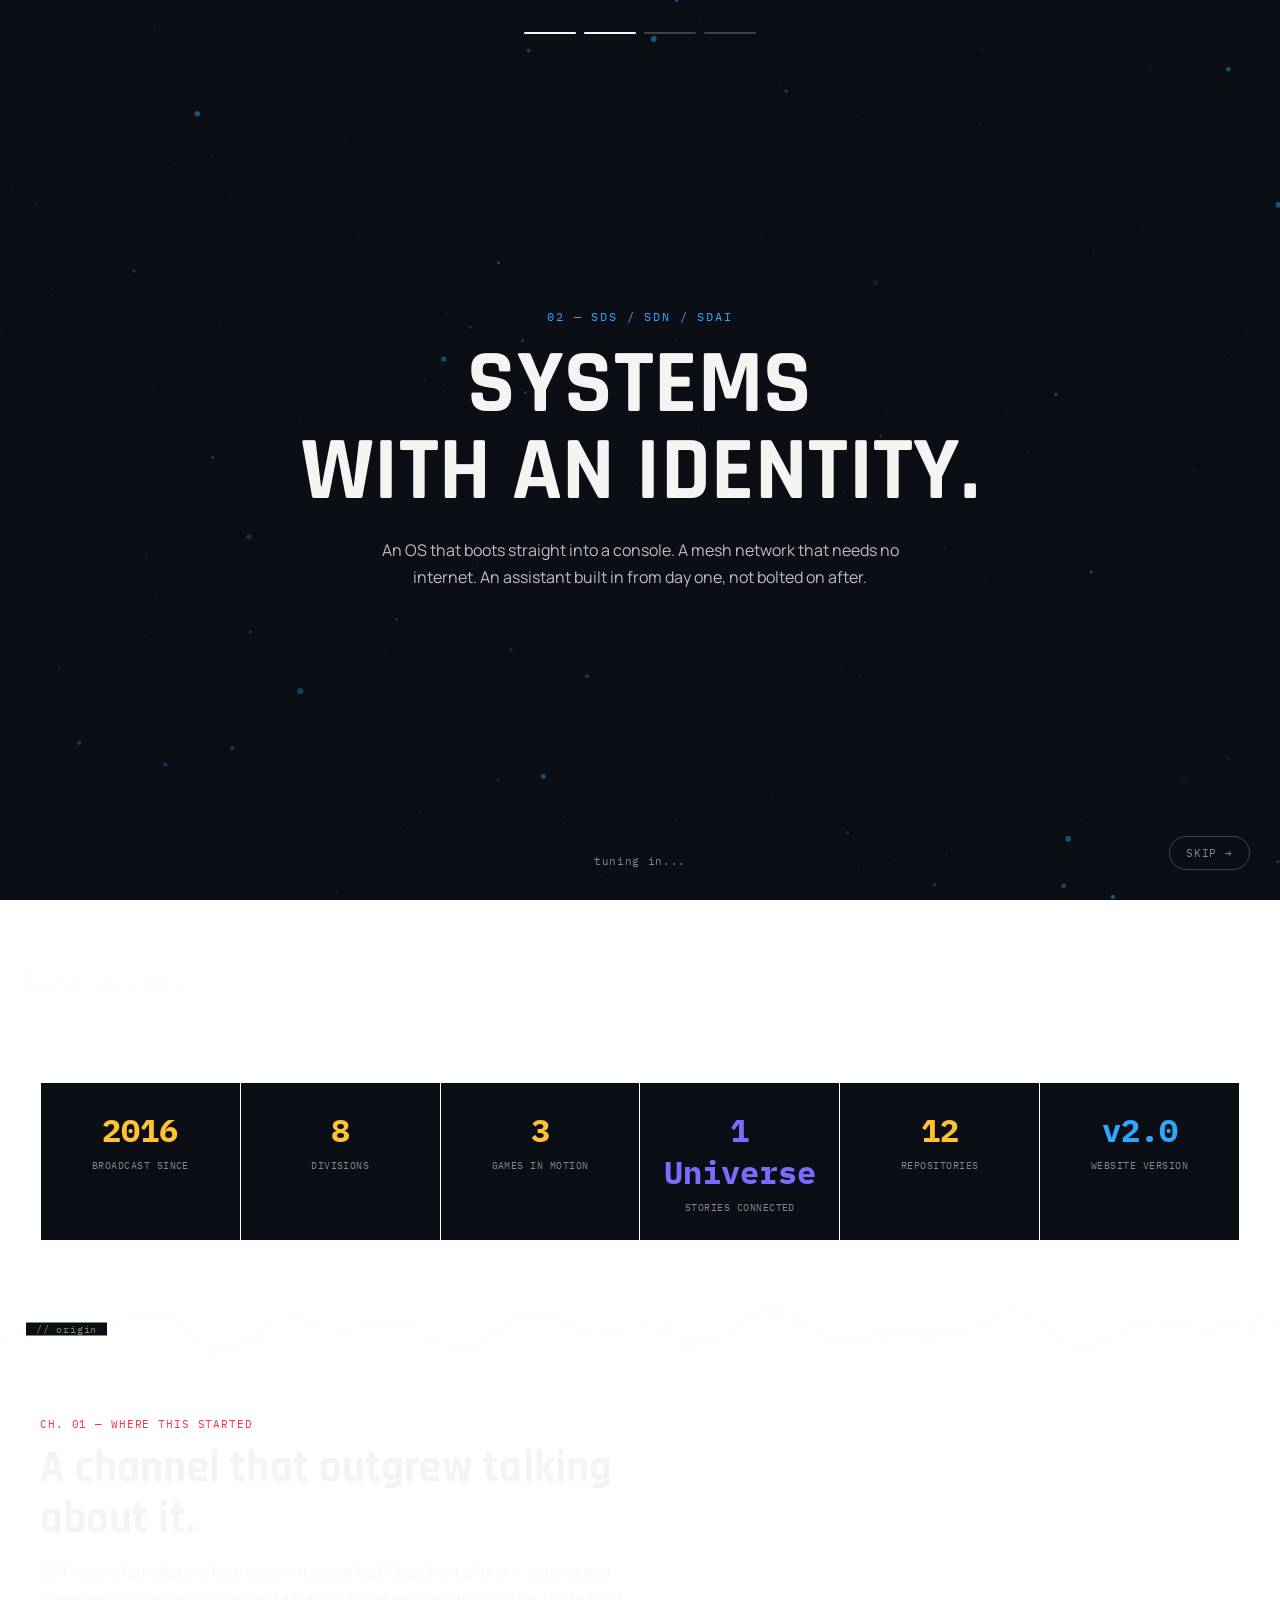
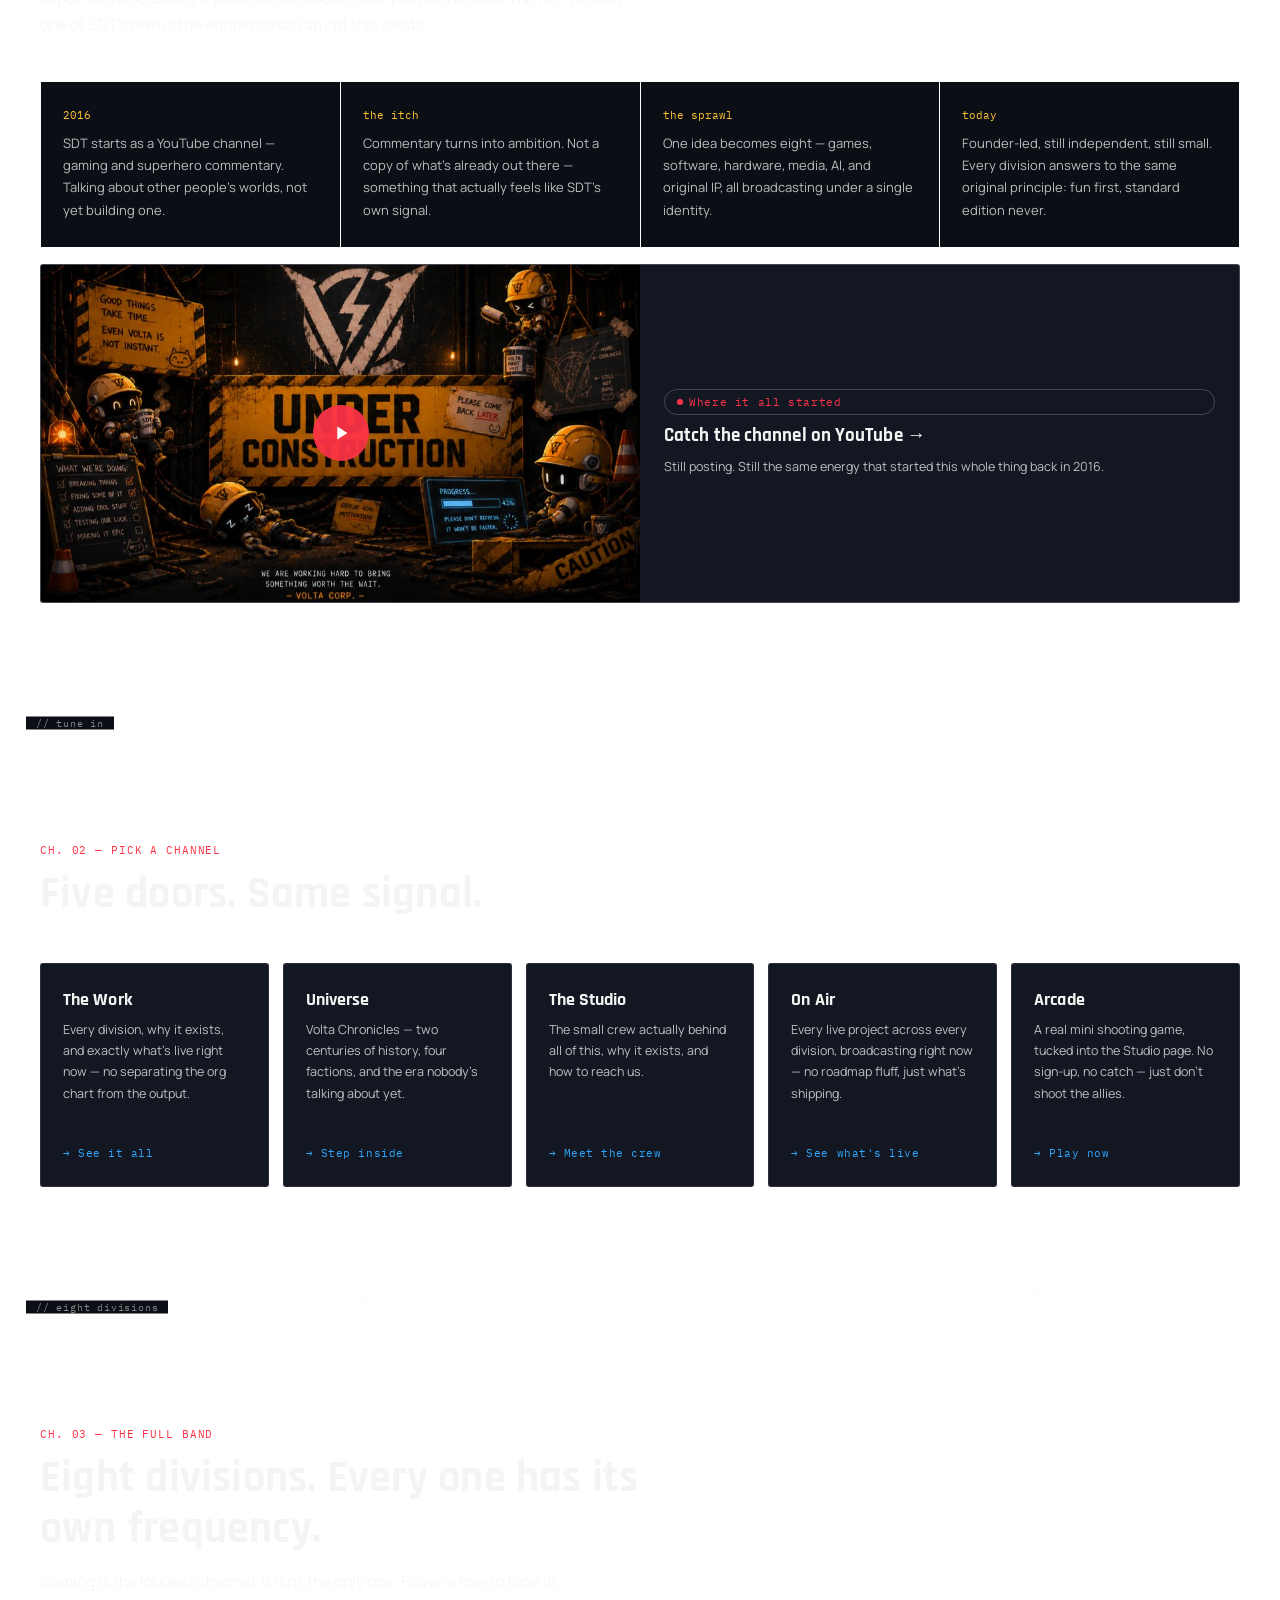
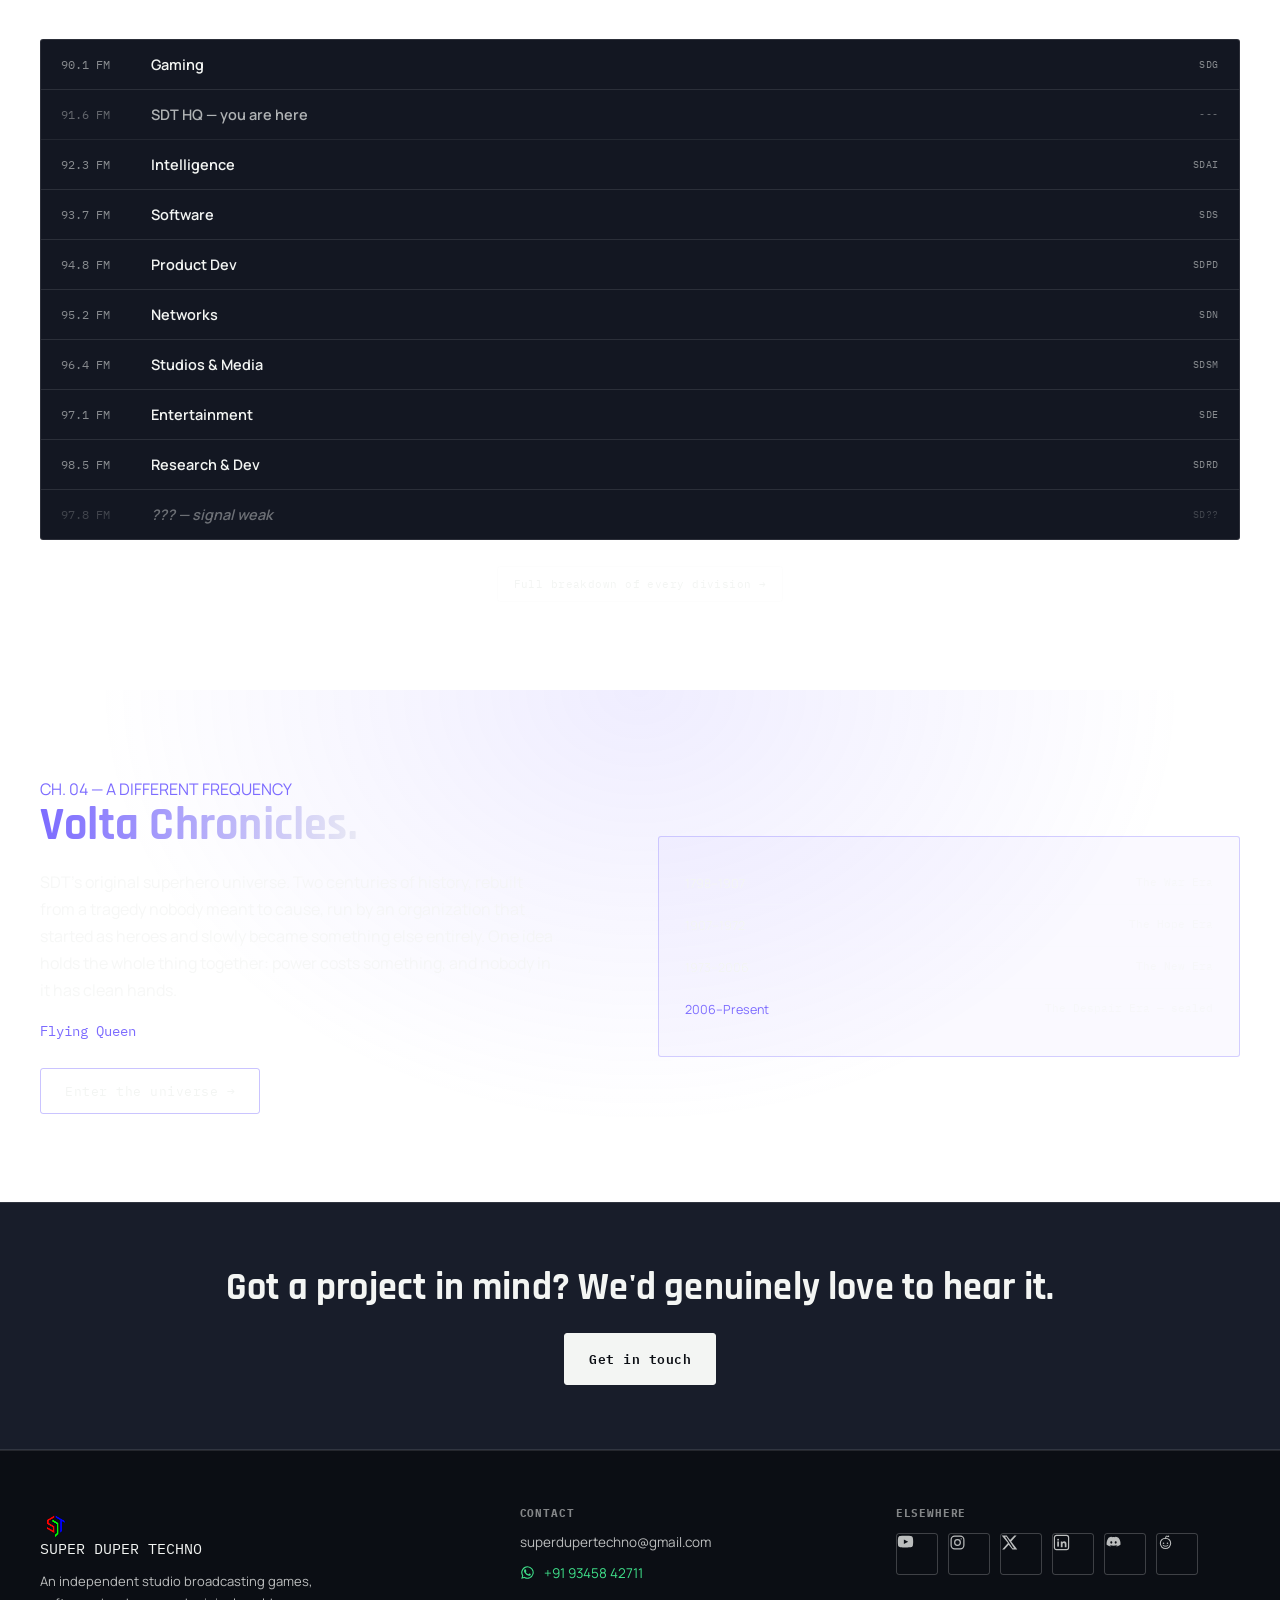
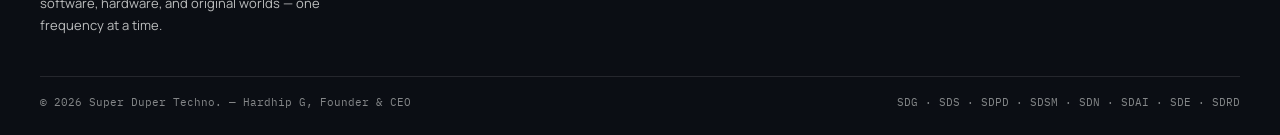
<file: index.html>
<!DOCTYPE html>
<html lang="en">
<head>
<meta charset="UTF-8">
<meta name="viewport" content="width=device-width, initial-scale=1.0, viewport-fit=cover">
<meta name="theme-color" content="#0b0e14">
<title>Super Duper Techno — You're Tuned In</title>
<meta name="description" content="Super Duper Techno (SDT) — an independent studio broadcasting games, software, hardware, and AI, anchored by an original universe called Volta Chronicles.">
<link rel="canonical" href="https://superdupertechno.com/">
<link rel="icon" type="image/png" sizes="32x32" href="assets/favicon-32x32.png">
<link rel="icon" type="image/png" sizes="16x16" href="assets/favicon-16x16.png">
<link rel="shortcut icon" href="assets/favicon.ico">
<link rel="apple-touch-icon" sizes="180x180" href="assets/apple-touch-icon.png">
<link rel="icon" type="image/png" sizes="192x192" href="assets/android-chrome-192x192.png">
<link rel="icon" type="image/png" sizes="512x512" href="assets/android-chrome-512x512.png">
<link rel="manifest" href="assets/site.webmanifest">
<meta property="og:type" content="website">
<meta property="og:site_name" content="Super Duper Techno">
<meta property="og:title" content="Super Duper Techno — You're Tuned In">
<meta property="og:description" content="Super Duper Techno (SDT) — an independent studio broadcasting games, software, hardware, and AI, anchored by an original universe called Volta Chronicles.">
<meta property="og:url" content="https://superdupertechno.com/">
<meta property="og:image" content="https://superdupertechno.com/assets/og-home.png">
<meta property="og:image:width" content="1200">
<meta property="og:image:height" content="630">
<meta name="twitter:card" content="summary_large_image">
<meta name="twitter:title" content="Super Duper Techno — You're Tuned In">
<meta name="twitter:description" content="Super Duper Techno (SDT) — an independent studio broadcasting games, software, hardware, and AI, anchored by an original universe called Volta Chronicles.">
<meta name="twitter:image" content="https://superdupertechno.com/assets/og-home.png">
<link rel="stylesheet" href="css/base.css">
<style>
  header.hero{min-height:94vh;min-height:94svh;display:flex;flex-direction:column;justify-content:center;padding:130px 0 50px;position:relative;overflow:hidden;}
  .hero-bg{position:absolute;inset:0;z-index:0;overflow:hidden;}
  .hero-bg canvas{position:absolute;inset:0;width:100%;height:100%;}
  .radar-sweep{position:absolute;left:0;right:0;top:0;height:2px;
    background:linear-gradient(90deg,transparent,rgba(63,224,138,0.4),transparent);
    transform:translateY(-10px);opacity:0;animation:radarSweep 7s linear infinite;pointer-events:none;will-change:transform;}
  @keyframes radarSweep{0%{transform:translateY(-10px);opacity:0;}6%{opacity:0.8;}94%{opacity:0.8;}100%{transform:translateY(94vh);opacity:0;}}
  /* Mobile hero: the desktop version is an animated green waveform +
     a green radar sweep — on a phone that canvas redraw runs the whole
     time the hero is on screen for no real payoff, and the green reads
     oddly isolated with nothing else green nearby. Mobile swaps it for
     one static, cheap, on-brand glow (hot/volt/cool, same palette as the
     status panel's top bar) — no canvas, no rAF loop, nothing running. */
  @media(max-width:760px){
    .hero-bg canvas,.radar-sweep{display:none;}
    .hero-bg::before{content:'';position:absolute;inset:0;
      background:
        radial-gradient(ellipse 100% 40% at 50% 6%, rgba(255,51,72,0.20), transparent 60%),
        radial-gradient(ellipse 85% 36% at 12% 62%, rgba(255,194,51,0.12), transparent 58%),
        radial-gradient(ellipse 85% 36% at 90% 88%, rgba(46,168,255,0.16), transparent 58%);}
  }
  .hero-inner{position:relative;z-index:1;}
  .hero-grid{display:grid;grid-template-columns:1fr;gap:44px;align-items:center;}
  @media(min-width:960px){.hero-grid{grid-template-columns:1.3fr 0.9fr;}}
  .on-air{display:inline-flex;align-items:center;gap:8px;font-family:'IBM Plex Mono';font-size:11px;letter-spacing:0.1em;
    color:var(--hot);border:1px solid rgba(255,51,72,0.4);padding:6px 14px;border-radius:99px;margin-bottom:24px;}
  .on-air .blink{width:6px;height:6px;border-radius:50%;background:var(--hot);animation:blink 1.4s ease-in-out infinite;}
  @keyframes blink{0%,100%{opacity:1;}50%{opacity:0.15;}}
  .hero h1{font-size:clamp(38px,6.6vw,74px);max-width:760px;}
  .hero h1 .accent{color:var(--volt);}
  .hero p.tagline{font-size:clamp(15.5px,1.7vw,18px);max-width:560px;margin-top:22px;color:var(--dim);}
  .cta-row{display:flex;flex-wrap:wrap;gap:14px;margin-top:32px;}
  .scan-hint{position:absolute;bottom:28px;left:26px;font-family:'IBM Plex Mono';font-size:10.5px;color:var(--dim-2);
    display:flex;align-items:center;gap:10px;z-index:1;}
  .scan-hint .bar{width:1px;height:26px;background:linear-gradient(var(--dim-2),transparent);animation:scanDown 1.8s ease-in-out infinite;}
  @keyframes scanDown{0%{opacity:0;transform:translateY(-6px);}50%{opacity:1;}100%{opacity:0;transform:translateY(6px);}}

  /* ============ BROADCAST STATUS PANEL ============ */
  .status-panel{border:1px solid var(--line-strong);background:rgba(19,23,34,0.66);backdrop-filter:blur(8px);
    border-radius:8px;padding:26px 28px;position:relative;overflow:hidden;}
  .status-panel::before{content:'';position:absolute;top:0;left:0;right:0;height:2px;
    background:linear-gradient(90deg,var(--hot),var(--volt),var(--charge),var(--cool));}
  .sp-freq{font-family:'IBM Plex Mono';font-size:36px;font-weight:700;color:var(--paper);letter-spacing:0.01em;}
  .sp-freq span{font-size:14px;color:var(--dim-2);margin-left:5px;font-weight:400;}
  .sp-bars{display:flex;align-items:flex-end;gap:3px;height:24px;margin:16px 0 14px;}
  .sp-bars span{flex:1;background:var(--charge);border-radius:1px;transform-origin:bottom;
    animation:eqBar 1.1s ease-in-out infinite;opacity:0.85;}
  .sp-bars span:nth-child(1){height:38%;animation-delay:-1.0s;}
  .sp-bars span:nth-child(2){height:70%;animation-delay:-0.8s;}
  .sp-bars span:nth-child(3){height:50%;animation-delay:-0.6s;}
  .sp-bars span:nth-child(4){height:90%;animation-delay:-0.4s;}
  .sp-bars span:nth-child(5){height:60%;animation-delay:-1.05s;}
  .sp-bars span:nth-child(6){height:80%;animation-delay:-0.3s;}
  .sp-bars span:nth-child(7){height:45%;animation-delay:-0.7s;}
  .sp-bars span:nth-child(8){height:65%;animation-delay:-0.15s;}
  @keyframes eqBar{0%,100%{transform:scaleY(0.35);}50%{transform:scaleY(1);}}
  .sp-live{display:inline-flex;align-items:center;gap:7px;font-family:'IBM Plex Mono';font-size:11px;
    letter-spacing:0.1em;color:var(--hot);margin-bottom:18px;}
  .blink-dot{width:7px;height:7px;border-radius:50%;background:var(--hot);animation:blink 1.3s ease-in-out infinite;flex:none;}
  .sp-rows{border-top:1px solid var(--line);padding-top:14px;}
  .sp-row{display:flex;flex-wrap:wrap;justify-content:space-between;gap:4px 12px;padding:7px 0;font-family:'IBM Plex Mono';
    font-size:10.5px;letter-spacing:0.04em;color:var(--dim-2);}
  .sp-row .v{color:var(--paper);font-weight:600;text-align:right;}

  /* origin strip */
  .origin-strip{display:grid;grid-template-columns:1fr;gap:1px;background:var(--line);border:1px solid var(--line);}
  @media(min-width:760px){.origin-strip{grid-template-columns:repeat(4,1fr);}}
  .origin-cell{background:var(--void);padding:26px 22px;}
  .origin-cell .yr{font-family:'IBM Plex Mono';font-size:11px;color:var(--volt);display:block;margin-bottom:10px;}
  .origin-cell p{font-size:13px;}

  /* live counters */
  .counter-grid{display:grid;grid-template-columns:repeat(2,1fr);gap:1px;background:var(--line);border:1px solid var(--line);}
  @media(min-width:700px){.counter-grid{grid-template-columns:repeat(3,1fr);}}
  @media(min-width:980px){.counter-grid{grid-template-columns:repeat(6,1fr);}}
  .counter-cell{background:var(--void);padding:26px 16px;text-align:center;}
  .cnum{display:block;font-family:'IBM Plex Mono';font-size:clamp(22px,3.6vw,32px);font-weight:700;color:var(--volt);margin-bottom:8px;}
  .clabel{font-size:9.5px;letter-spacing:0.05em;text-transform:uppercase;color:var(--dim-2);display:block;}

  .yt-card{display:grid;grid-template-columns:1fr;gap:0;margin-top:16px;border:1px solid var(--line-strong);
    border-radius:var(--radius);overflow:hidden;background:var(--panel);transition:transform .25s ease, border-color .25s;}
  @media(min-width:700px){.yt-card{grid-template-columns:1fr 1fr;}}
  .yt-card:hover{transform:translateY(-3px);border-color:var(--hot);}
  .yt-thumb{position:relative;overflow:hidden;aspect-ratio:16/9;background:#000;}
  .yt-thumb img{width:100%;height:100%;object-fit:cover;transition:transform .4s ease;}
  .yt-card:hover .yt-thumb img{transform:scale(1.04);}
  .yt-play{position:absolute;top:50%;left:50%;transform:translate(-50%,-50%);width:56px;height:56px;border-radius:50%;
    background:rgba(255,51,72,0.92);display:flex;align-items:center;justify-content:center;color:#fff;
    box-shadow:0 0 0 0 rgba(255,51,72,0.5);animation:ytPlayPulse 2.2s ease-in-out infinite;transition:transform .2s;}
  .yt-card:hover .yt-play{transform:translate(-50%,-50%) scale(1.1);}
  @keyframes ytPlayPulse{0%{box-shadow:0 0 0 0 rgba(255,51,72,0.5);}70%{box-shadow:0 0 0 16px rgba(255,51,72,0);}100%{box-shadow:0 0 0 0 rgba(255,51,72,0);}}
  .yt-meta{padding:24px;display:flex;flex-direction:column;justify-content:center;gap:10px;}
  .yt-meta h4{font-size:19px;}
  .yt-meta p{font-size:12.5px;color:var(--dim);}

  /* doors grid */
  .doors{display:grid;grid-template-columns:1fr;gap:14px;}
  @media(min-width:700px){.doors{grid-template-columns:repeat(2,1fr);}}
  @media(min-width:1280px){.doors{grid-template-columns:repeat(5,1fr);}}
  @media(min-width:700px) and (max-width:1279px){.doors > a:last-child{grid-column:1 / -1;}}
  .door{padding:26px 22px;min-height:170px;display:flex;flex-direction:column;justify-content:space-between;}
  .door h3{font-size:18px;margin-bottom:8px;}
  .door p{font-size:12.5px;}
  .door .go{font-family:'IBM Plex Mono';font-size:10.5px;letter-spacing:0.05em;color:var(--cool);margin-top:14px;display:block;}

  /* frequency dial — divisions, tuned like a radio dial */
  .freq-dial{border:1px solid var(--line);border-radius:var(--radius);overflow:hidden;background:var(--panel);}
  .freq-row{display:grid;grid-template-columns:76px 1fr auto;align-items:center;gap:14px;padding:15px 20px;
    border-bottom:1px solid var(--line);position:relative;color:var(--dim);transition:background .2s;}
  @media(max-width:480px){
    .freq-row{grid-template-columns:60px 1fr;padding:14px 16px;gap:10px;}
    .freq-row .fcode{display:none;}
  }
  .freq-row:last-child{border-bottom:none;}
  .freq-row::before{content:'';position:absolute;left:0;top:0;bottom:0;width:3px;
    background:var(--rcolor, var(--volt));transform:scaleY(0);transition:transform .2s ease;}
  .freq-row .fnum{font-family:'IBM Plex Mono';font-size:12px;color:var(--dim-2);transition:color .2s;}
  .freq-row .fname{font-size:14.5px;color:var(--paper);font-weight:600;transition:color .2s;}
  .freq-row .fcode{font-family:'IBM Plex Mono';font-size:9.5px;color:var(--dim-2);letter-spacing:0.06em;justify-self:end;}
  a.freq-row{cursor:pointer;}
  a.freq-row:hover, a.freq-row:focus-visible{background:var(--panel-2);}
  a.freq-row:hover::before{transform:scaleY(1);}
  a.freq-row:hover .fnum, a.freq-row:hover .fname{color:var(--rcolor, var(--volt));}
  .freq-row.is-hq{opacity:0.7;}
  .freq-row.is-static{opacity:0.4;cursor:pointer;}
  .freq-row.is-static .fname{font-style:italic;}
  .freq-row.is-static:hover{opacity:0.7;background:var(--panel-2);}
  .freq-row.is-static:hover::before{transform:scaleY(1);background:var(--hot);}

  /* divisions constellation */

  /* universe teaser */
  section.universe-teaser{background:radial-gradient(ellipse at 50% 0%, rgba(124,107,255,0.12), transparent 60%);}
  .ut-grid{display:grid;grid-template-columns:1fr;gap:36px;align-items:center;}
  @media(min-width:900px){.ut-grid{grid-template-columns:1fr 1fr;}}
  .ut-copy h2{font-size:clamp(28px,4.6vw,46px);background:linear-gradient(90deg,var(--deep),var(--paper) 60%,var(--volt));
    -webkit-background-clip:text;background-clip:text;color:transparent;}
  .ut-copy p.lede{margin-top:16px;max-width:520px;}
  .names-cycle{font-family:'IBM Plex Mono';font-size:14px;color:var(--deep);margin-top:18px;min-height:20px;}
  .ut-panel{border:1px solid rgba(124,107,255,0.3);background:rgba(124,107,255,0.04);padding:26px;border-radius:var(--radius);}
  .ut-panel .era-row{display:flex;flex-wrap:wrap;justify-content:space-between;gap:4px 12px;padding:12px 0;border-bottom:1px solid var(--line);font-size:12.5px;}
  .ut-panel .era-row:last-child{border-bottom:none;}
  .ut-panel .era-row .yr{font-family:'IBM Plex Mono';color:var(--dim-2);font-size:11px;}
  .ut-panel .era-row.now{color:var(--deep);}

  .cta-band{background:var(--panel-2);border-top:1px solid var(--line);border-bottom:1px solid var(--line);padding:64px 0;text-align:center;}
  .cta-band h2{font-size:clamp(24px,4.5vw,38px);margin-bottom:22px;}

  /* ============ TUNING + CINEMATIC INTRO (autoplay, plays before hero) ============ */
  #intro{position:fixed;inset:0;z-index:9999;background:var(--void);overflow:hidden;
    transition:opacity .7s ease, visibility .7s ease;}
  #intro.hide{opacity:0;visibility:hidden;pointer-events:none;}
  #intro canvas.bg-static{position:absolute;inset:0;width:100%;height:100%;}
  .intro-stage{position:absolute;inset:0;display:none;align-items:center;justify-content:center;flex-direction:column;}
  .intro-stage.active{display:flex;}
  .intro-core{position:relative;z-index:2;display:flex;flex-direction:column;align-items:center;}
  .intro-mark-wrap{position:relative;display:flex;align-items:center;justify-content:center;}
  .intro-rings{position:absolute;top:50%;left:50%;width:0;height:0;pointer-events:none;}
  .intro-rings .ring{position:absolute;top:50%;left:50%;border-radius:50%;border:1px solid rgba(255,51,72,0.3);
    transform:translate(-50%,-50%);opacity:0;animation:ringFadeIn 1s ease forwards, ringSpin linear infinite;}
  .intro-rings .r1{width:230px;height:230px;animation-duration:1s, 9s;animation-delay:.2s, 0s;border-color:rgba(255,51,72,0.35);}
  .intro-rings .r2{width:310px;height:310px;animation-duration:1s, 14s;animation-delay:.35s, 0s;border-color:rgba(46,168,255,0.28);animation-direction:normal,reverse;}
  .intro-rings .r3{width:390px;height:390px;animation-duration:1s, 20s;animation-delay:.5s, 0s;border-color:rgba(255,194,51,0.2);border-style:dashed;}
  @media(max-width:480px){
    .intro-rings .r1{width:150px;height:150px;}
    .intro-rings .r2{width:210px;height:210px;}
    .intro-rings .r3{width:270px;height:270px;}
    .intro-mark{width:110px;}
  }
  @keyframes ringFadeIn{to{opacity:1;}}
  @keyframes ringSpin{to{transform:translate(-50%,-50%) rotate(360deg);}}
  .intro-mark{width:150px;height:auto;opacity:0;transform:scale(0.85);animation:introMarkIn 1s ease forwards, markPulse 2.2s ease-in-out infinite;animation-delay:.15s, 1.2s;
    filter:drop-shadow(0 0 24px rgba(255,51,72,0.5));}
  @keyframes markPulse{0%,100%{filter:drop-shadow(0 0 18px rgba(255,51,72,0.4));}50%{filter:drop-shadow(0 0 32px rgba(46,168,255,0.55));}}
  @keyframes introMarkIn{to{opacity:1;transform:scale(1);}}
  .intro-word{margin-top:26px;font-family:'Rajdhani';font-weight:700;font-size:15px;letter-spacing:0.5em;text-transform:uppercase;
    color:var(--paper);opacity:0;animation:introWordIn .6s ease forwards;animation-delay:.5s;}
  @keyframes introWordIn{to{opacity:1;}}
  .intro-freq{margin-top:16px;font-family:'IBM Plex Mono';font-size:11px;color:var(--dim-2);letter-spacing:0.08em;
    opacity:0;animation:introWordIn .6s ease forwards;animation-delay:.8s;display:flex;gap:10px;align-items:center;}
  .intro-freq .num{color:var(--hot);}
  .intro-bar{width:220px;height:1px;background:var(--line-strong);margin-top:22px;position:relative;overflow:hidden;
    opacity:0;animation:introWordIn .6s ease forwards;animation-delay:1s;}
  .intro-bar::after{content:'';position:absolute;left:0;top:0;bottom:0;width:0%;background:var(--hot);animation:introBarFill 1.6s ease forwards;animation-delay:1.1s;}
  @keyframes introBarFill{to{width:100%;}}
  #introSkip{position:absolute;bottom:calc(30px + env(safe-area-inset-bottom,0));right:calc(30px + env(safe-area-inset-right,0));z-index:20;font-family:'IBM Plex Mono';font-size:10.5px;letter-spacing:0.08em;
    text-transform:uppercase;color:var(--dim-2);border:1px solid var(--line-strong);border-radius:99px;padding:9px 16px;transition:.2s;}
  #introSkip:hover{color:var(--paper);border-color:var(--paper);}
  #intro.locking .intro-core{animation:introLockShake .35s;}
  @keyframes introLockShake{0%,100%{transform:translate(0,0);}25%{transform:translate(-2px,1px);}50%{transform:translate(2px,-1px);}75%{transform:translate(-1px,0);}}

  .cine-progress{position:absolute;top:32px;left:50%;transform:translateX(-50%);display:flex;gap:8px;z-index:6;}
  .cine-progress .seg{width:52px;height:2px;background:var(--line-strong);border-radius:2px;overflow:hidden;position:relative;}
  .cine-progress .seg .fill{position:absolute;left:0;top:0;bottom:0;width:0%;background:var(--paper);transition:width linear;}
  .cine-progress .seg.done .fill{width:100% !important;}
  .cine-slide{position:absolute;inset:0;display:flex;align-items:center;justify-content:center;opacity:0;
    transition:opacity .5s ease;pointer-events:none;overflow:hidden;}
  .cine-slide.active{opacity:1;}
  .cine-slide canvas{position:absolute;inset:0;width:100%;height:100%;}
  .cine-text{position:relative;z-index:2;text-align:center;max-width:840px;padding:0 26px;
    transform:scale(0.94) translateY(10px);transition:transform .7s cubic-bezier(.2,.8,.2,1);}
  .cine-slide.active .cine-text{transform:scale(1) translateY(0);}
  .cine-text .k{font-family:'IBM Plex Mono';font-size:11.5px;letter-spacing:0.16em;text-transform:uppercase;display:block;margin-bottom:18px;}
  .cine-text h2{font-size:clamp(32px,7vw,90px);line-height:0.98;}
  .cine-text p{font-size:clamp(13.5px,1.7vw,16px);margin-top:20px;max-width:520px;margin-left:auto;margin-right:auto;color:var(--dim);}
  .cine-hint{position:absolute;bottom:32px;left:50%;transform:translateX(-50%);z-index:6;font-family:'IBM Plex Mono';
    font-size:10.5px;color:var(--dim-2);letter-spacing:0.06em;}
</style>
<script type="application/ld+json">
{
  "@context": "https://schema.org",
  "@type": "Organization",
  "name": "Super Duper Techno",
  "alternateName": "SDT",
  "url": "https://superdupertechno.com",
  "logo": "https://superdupertechno.com/assets/sdt-color.png",
  "foundingDate": "2016",
  "description": "Super Duper Techno (SDT) is an independent studio building games, software, hardware, networks, AI, and original storytelling — including the Volta Chronicles universe.",
  "email": "superdupertechno@gmail.com",
  "sameAs": [
    "https://www.youtube.com/@SuperDuperTechno-sdgamer",
    "https://instagram.com/super.duper.techno",
    "https://x.com/Superduper26319",
    "https://linkedin.com/company/super-duper-techno",
    "https://discord.gg/QkQP4ntBXq",
    "https://www.reddit.com/r/Super_Duper_Techno/"
  ]
}
</script>
</head>
<body data-theme="home">

<div id="intro">
  <canvas class="bg-static" id="introCanvas"></canvas>

  <div class="intro-stage active" id="stageTuning">
    <div class="intro-core">
      <div class="intro-mark-wrap">
        <div class="intro-rings">
          <div class="ring r1"></div>
          <div class="ring r2"></div>
          <div class="ring r3"></div>
        </div>
        <img class="intro-mark" src="assets/sdt-color.png" alt="SDT">
      </div>
      <div class="intro-word">SUPER DUPER TECHNO</div>
      <div class="intro-freq mono"><span id="introStatus">TUNING</span> <span class="num" id="introPct">0%</span></div>
      <div class="intro-bar"></div>
    </div>
  </div>

  <div class="intro-stage" id="stageCinematic">
    <div class="cine-progress" id="cineProgress"></div>
    <div class="cine-slide" data-color="#ff3348">
      <canvas></canvas>
      <div class="cine-text"><span class="k" style="color:#ff3348;">01 — SDG</span><h2>GAMES<br>THAT COMMIT.</h2><p>THROWN. For the Volta. Golden Star. Three titles, one universe, built by a studio that started as a channel talking about somebody else's.</p></div>
    </div>
    <div class="cine-slide" data-color="#2ea8ff">
      <canvas></canvas>
      <div class="cine-text"><span class="k" style="color:#2ea8ff;">02 — SDS / SDN / SDAI</span><h2>SYSTEMS<br>WITH AN IDENTITY.</h2><p>An OS that boots straight into a console. A mesh network that needs no internet. An assistant built in from day one, not bolted on after.</p></div>
    </div>
    <div class="cine-slide" data-color="#7c6bff">
      <canvas></canvas>
      <div class="cine-text"><span class="k" style="color:#7c6bff;">03 — VOLTA CHRONICLES</span><h2>TWO CENTURIES.<br>ZERO CLEAN HANDS.</h2><p>A universe built from a tragedy nobody meant to cause — and an era right now that we're not telling you about yet.</p></div>
    </div>
    <div class="cine-slide" data-color="#ffc233">
      <canvas></canvas>
      <div class="cine-text"><span class="k" style="color:#ffc233;">04 — SDT</span><h2>ONE SIGNAL.<br>EIGHT CHANNELS.</h2><p>Creativity and fun over standard edition. That's the whole rule. It hasn't changed since 2016.</p></div>
    </div>
    <div class="cine-hint">tuning in...</div>
  </div>

  <button id="introSkip">Skip →</button>
</div>

<main>
<header class="hero">
  <div class="hero-bg" aria-hidden="true">
    <canvas id="waveCanvas"></canvas>
    <div class="radar-sweep"></div>
  </div>
  <div class="wrap hero-inner">
    <div class="hero-grid">
      <div class="hero-copy">
        <div class="on-air reveal in"><span class="blink"></span>ON AIR — SINCE 2016</div>
        <h1 class="reveal in">You didn't find a website.<br>You found a <span class="accent">frequency.</span></h1>
        <p class="tagline reveal in">Super Duper Techno is an independent, founder-led studio working across games, software, hardware, networks, AI, and original storytelling — eight divisions broadcasting on one signal. Every product still answers to the same rule it started with: creativity and fun over standard edition.</p>
        <div class="cta-row reveal in">
          <a class="btn pri" href="work.html">See what we're building</a>
          <a class="btn ghost" href="universe.html">Enter Volta Chronicles</a>
        </div>
      </div>

      <div class="status-panel reveal in" id="statusPanel">
        <div class="sp-freq">91.6<span>FM</span></div>
        <div class="sp-bars" aria-hidden="true">
          <span></span><span></span><span></span><span></span><span></span><span></span><span></span><span></span>
        </div>
        <div class="sp-live"><span class="blink-dot"></span>LIVE</div>
        <div class="sp-rows">
          <div class="sp-row"><span>BROADCAST STATUS</span><span class="v" style="color:var(--charge);">LIVE</span></div>
          <div class="sp-row"><span>SIGNAL STRENGTH</span><span class="v">100%</span></div>
          <div class="sp-row"><span>ORIGIN</span><span class="v">INDEPENDENT STUDIO</span></div>
          <div class="sp-row"><span>TRANSMISSION</span><span class="v" style="color:var(--charge);">ACTIVE</span></div>
        </div>
      </div>
    </div>
  </div>
  <div class="scan-hint reveal in"><div class="bar"></div>scroll to tune further</div>
</header>

<section style="padding-top:56px;padding-bottom:56px;">
  <div class="wrap">
    <div class="counter-grid" id="counterGrid">
      <div class="counter-cell reveal"><span class="cnum" data-count="2016">0</span><span class="clabel mono">Broadcast Since</span></div>
      <div class="counter-cell reveal"><span class="cnum" data-count="8">0</span><span class="clabel mono">Divisions</span></div>
      <div class="counter-cell reveal"><span class="cnum" data-count="3">0</span><span class="clabel mono">Games in Motion</span></div>
      <div class="counter-cell reveal"><span class="cnum" style="color:var(--deep);">1 Universe</span><span class="clabel mono">Stories Connected</span></div>
      <div class="counter-cell reveal"><span class="cnum" data-count="12">0</span><span class="clabel mono">Repositories</span></div>
      <div class="counter-cell reveal"><span class="cnum" style="color:var(--cool);">v2.0</span><span class="clabel mono">Website Version</span></div>
    </div>
  </div>
</section>

<div class="waveform-wrap"><span class="waveform-label">// origin</span><canvas></canvas></div>

<section style="padding-top:56px;">
  <div class="wrap">
    <div class="head reveal">
      <span class="freq-num">CH. 01 — WHERE THIS STARTED</span>
      <h2>A channel that outgrew talking about it.</h2>
      <p class="lede">SDT wasn't founded in a boardroom. It was a YouTube channel first — gaming and superhero discussion, a place to talk about other people's worlds. The itch to build one of SDT's own is the entire reason any of this exists.</p>
    </div>
    <div class="deck-hint mono"><span class="arrow">←</span> swipe through <span class="arrow">→</span></div>
    <div class="origin-strip deck-mobile">
      <div class="origin-cell reveal"><span class="yr mono">2016</span><p>SDT starts as a YouTube channel — gaming and superhero commentary. Talking about other people's worlds, not yet building one.</p></div>
      <div class="origin-cell reveal"><span class="yr mono">the itch</span><p>Commentary turns into ambition. Not a copy of what's already out there — something that actually feels like SDT's own signal.</p></div>
      <div class="origin-cell reveal"><span class="yr mono">the sprawl</span><p>One idea becomes eight — games, software, hardware, media, AI, and original IP, all broadcasting under a single identity.</p></div>
      <div class="origin-cell reveal"><span class="yr mono">today</span><p>Founder-led, still independent, still small. Every division answers to the same original principle: fun first, standard edition never.</p></div>
    </div>

    <a class="yt-card reveal" href="https://www.youtube.com/@SuperDuperTechno-sdgamer" target="_blank" rel="noopener">
      <div class="yt-thumb">
        <img src="assets/placeholders/yt-placeholder.jpg" alt="SDT YouTube channel">
        <span class="yt-play"><svg viewBox="0 0 24 24" width="22" height="22" fill="currentColor"><path d="M8 5v14l11-7z"/></svg></span>
      </div>
      <div class="yt-meta">
        <span class="tag" style="color:var(--hot);"><span class="dot" style="background:var(--hot);"></span>Where it all started</span>
        <h4>Catch the channel on YouTube →</h4>
        <p>Still posting. Still the same energy that started this whole thing back in 2016.</p>
      </div>
    </a>
  </div>
</section>

<div class="waveform-wrap"><span class="waveform-label">// tune in</span><canvas></canvas></div>

<section>
  <div class="wrap">
    <div class="head reveal">
      <span class="freq-num">CH. 02 — PICK A CHANNEL</span>
      <h2>Five doors. Same signal.</h2>
    </div>
    <div class="deck-hint mono"><span class="arrow">←</span> swipe the doors <span class="arrow">→</span></div>
    <div class="doors deck-mobile deck-wide">
      <a class="door panel reveal" href="work.html">
        <div><h3>The Work</h3><p>Every division, why it exists, and exactly what's live right now — no separating the org chart from the output.</p></div>
        <span class="go">→ See it all</span>
      </a>
      <a class="door panel reveal" href="universe.html">
        <div><h3>Universe</h3><p>Volta Chronicles — two centuries of history, four factions, and the era nobody's talking about yet.</p></div>
        <span class="go">→ Step inside</span>
      </a>
      <a class="door panel reveal" href="studio.html">
        <div><h3>The Studio</h3><p>The small crew actually behind all of this, why it exists, and how to reach us.</p></div>
        <span class="go">→ Meet the crew</span>
      </a>
      <a class="door panel reveal" href="onair.html">
        <div><h3>On Air</h3><p>Every live project across every division, broadcasting right now — no roadmap fluff, just what's shipping.</p></div>
        <span class="go">→ See what's live</span>
      </a>
      <a class="door panel reveal" href="studio.html#arcade">
        <div><h3>Arcade</h3><p>A real mini shooting game, tucked into the Studio page. No sign-up, no catch — just don't shoot the allies.</p></div>
        <span class="go">→ Play now</span>
      </a>
    </div>
  </div>
</section>

<div class="waveform-wrap"><span class="waveform-label">// eight divisions</span><canvas></canvas></div>

<section>
  <div class="wrap">
    <div class="head reveal">
      <span class="freq-num">CH. 03 — THE FULL BAND</span>
      <h2>Eight divisions. Every one has its own frequency.</h2>
      <p class="lede">Gaming is the loudest channel. It isn't the only one. Hover a row to tune in.</p>
    </div>
    <div class="freq-dial" id="freqDial">
      <a class="freq-row reveal" href="work.html#sdg" style="--rcolor:var(--hot);">
        <span class="fnum mono">90.1 FM</span><span class="fname">Gaming</span><span class="fcode mono">SDG</span>
      </a>
      <div class="freq-row is-hq reveal">
        <span class="fnum mono">91.6 FM</span><span class="fname">SDT HQ — you are here</span><span class="fcode mono">---</span>
      </div>
      <a class="freq-row reveal" href="work.html#sdai" style="--rcolor:var(--amber);">
        <span class="fnum mono">92.3 FM</span><span class="fname">Intelligence</span><span class="fcode mono">SDAI</span>
      </a>
      <a class="freq-row reveal" href="work.html#sds" style="--rcolor:var(--cool);">
        <span class="fnum mono">93.7 FM</span><span class="fname">Software</span><span class="fcode mono">SDS</span>
      </a>
      <a class="freq-row reveal" href="work.html#sdpd" style="--rcolor:var(--volt);">
        <span class="fnum mono">94.8 FM</span><span class="fname">Product Dev</span><span class="fcode mono">SDPD</span>
      </a>
      <a class="freq-row reveal" href="work.html#sdn" style="--rcolor:var(--charge);">
        <span class="fnum mono">95.2 FM</span><span class="fname">Networks</span><span class="fcode mono">SDN</span>
      </a>
      <a class="freq-row reveal" href="work.html#sdsm" style="--rcolor:var(--deep);">
        <span class="fnum mono">96.4 FM</span><span class="fname">Studios &amp; Media</span><span class="fcode mono">SDSM</span>
      </a>
      <a class="freq-row reveal" href="work.html#sde" style="--rcolor:var(--rose);">
        <span class="fnum mono">97.1 FM</span><span class="fname">Entertainment</span><span class="fcode mono">SDE</span>
      </a>
      <a class="freq-row reveal" href="work.html#sdrd" style="--rcolor:var(--teal);">
        <span class="fnum mono">98.5 FM</span><span class="fname">Research &amp; Dev</span><span class="fcode mono">SDRD</span>
      </a>
      <div class="freq-row is-static reveal" id="freqZero">
        <span class="fnum mono">97.8 FM</span><span class="fname">??? — signal weak</span><span class="fcode mono">SD??</span>
      </div>
    </div>
    <div style="text-align:center;margin-top:26px;">
      <a class="btn ghost sm reveal" href="work.html">Full breakdown of every division →</a>
    </div>
  </div>
</section>

<section class="universe-teaser">
  <div class="wrap">
    <div class="ut-grid">
      <div class="ut-copy reveal">
        <span class="freq-num" style="color:var(--deep);">CH. 04 — A DIFFERENT FREQUENCY</span>
        <h2>Volta Chronicles.</h2>
        <p class="lede">SDT's original superhero universe. Two centuries of history, rebuilt from a tragedy nobody meant to cause, run by an organization that started as heroes and slowly became something else entirely. One idea holds the whole thing together: power costs something, and nobody in it has clean hands.</p>
        <div class="names-cycle mono" id="namesCycle"></div>
        <div class="cta-row" style="margin-top:26px;"><a class="btn ghost" href="universe.html" style="border-color:rgba(124,107,255,0.4);">Enter the universe →</a></div>
      </div>
      <div class="ut-panel reveal">
        <div class="era-row"><span>1798–1907</span><span class="yr">The War Era</span></div>
        <div class="era-row"><span>1907–1972</span><span class="yr">The Hope Era</span></div>
        <div class="era-row"><span>1973–2006</span><span class="yr">The New Era</span></div>
        <div class="era-row now"><span>2006–Present</span><span class="yr">The Despair Era — sealed</span></div>
      </div>
    </div>
  </div>
</section>

<div class="cta-band">
  <div class="wrap">
    <h2 class="reveal">Got a project in mind? We'd genuinely love to hear it.</h2>
    <a class="btn pri" href="studio.html#contact">Get in touch</a>
  </div>
</div>
</main>

<script src="js/shared.js"></script>
<script>
  // (hero ambient particles removed — the global page background now
  // covers this with the brighter, cheaper blob+particle system)

  const names = ['Flying Queen', '→ Sister Justice', '→ Lady Liberty', '→ Golden Star', "\"I don't get a vote.\""];
  let ni = 0;
  const cycleEl = document.getElementById('namesCycle');
  if(cycleEl) setInterval(()=>{ cycleEl.textContent = names[ni % names.length]; ni++; }, 1700);

  /* ============ MOUSE-REACTIVE WAVEFORM — hero background (desktop only) ============ */
  (function(){
    const canvas = document.getElementById('waveCanvas');
    if(!canvas) return;
    if(window.matchMedia('(max-width:760px)').matches) return; // mobile uses the static CSS glow instead — no canvas, no rAF loop
    const ctx = canvas.getContext('2d');
    let W,H,dpr;
    function size(){
      dpr = Math.min(window.devicePixelRatio||1, 2);
      const rect = canvas.parentElement.getBoundingClientRect();
      W = rect.width; H = rect.height;
      canvas.width = W*dpr; canvas.height = H*dpr;
      ctx.setTransform(dpr,0,0,dpr,0,0);
    }
    size(); window.addEventListener('resize', size, { passive:true });

    const BARS = 42;
    let targetAmp = 0.22, amp = 0.22;
    window.addEventListener('mousemove', (e) => {
      const rect = canvas.getBoundingClientRect();
      const relY = (e.clientY - rect.top) / Math.max(1, rect.height);
      targetAmp = Math.min(1, Math.max(0.15, 1 - Math.abs(relY - 0.5) * 1.3));
    }, { passive:true });

    let visible = true;
    if('IntersectionObserver' in window){
      const io = new IntersectionObserver(es => es.forEach(en => { visible = en.isIntersecting; }), { threshold:0.01 });
      io.observe(canvas.parentElement);
    }

    let t = 0;
    function draw(){
      requestAnimationFrame(draw);
      if(!visible || W===0) return;
      amp += (targetAmp - amp) * 0.05;
      t += 0.018;
      ctx.clearRect(0,0,W,H);
      const gap = W / BARS;
      ctx.fillStyle = 'rgba(63,224,138,0.16)';
      for(let i=0;i<BARS;i++){
        const phase = i*0.34 + t;
        const h = (0.12 + Math.abs(Math.sin(phase)) * amp) * H * 0.45;
        const x = i*gap + gap*0.22;
        const w = gap*0.56;
        ctx.fillRect(x, H/2 - h, w, h*2);
      }
    }
    draw();
  })();

  /* ============ LIVE COUNTERS — count up once scrolled into view ============ */
  (function(){
    const cells = document.querySelectorAll('.cnum[data-count]');
    if(!cells.length) return;
    function animateCount(el){
      const target = parseInt(el.dataset.count, 10);
      const dur = 1000;
      const start = performance.now();
      function tick(now){
        const p = Math.min(1, (now - start) / dur);
        const eased = 1 - Math.pow(1 - p, 3);
        el.textContent = Math.round(target * eased);
        if(p < 1) requestAnimationFrame(tick);
        else el.textContent = target;
      }
      requestAnimationFrame(tick);
    }
    if('IntersectionObserver' in window){
      const io = new IntersectionObserver((entries) => {
        entries.forEach(en => {
          if(en.isIntersecting){ animateCount(en.target); io.unobserve(en.target); }
        });
      }, { threshold:0.4 });
      cells.forEach(c => io.observe(c));
    } else {
      cells.forEach(c => c.textContent = c.dataset.count);
    }
  })();

  /* ============ FREQUENCY DIAL — tuning sound + Division Zero tease ============ */
  (function(){
    document.querySelectorAll('.freq-row').forEach(row => {
      row.addEventListener('mouseenter', () => { if(window.SFX) SFX.hover(); });
    });
    const dz = document.getElementById('freqZero');
    if(dz){
      dz.addEventListener('click', () => {
        const t = document.createElement('div');
        t.className = 'egg-toast mono';
        t.textContent = 'SIGNAL TOO WEAK TO LOCK';
        document.body.appendChild(t);
        setTimeout(() => t.classList.add('show'), 10);
        setTimeout(() => t.classList.remove('show'), 1800);
        setTimeout(() => t.remove(), 2300);
        if(window.SFX) SFX.hit();
      });
    }
  })();

  /* ============ INTRO SEQUENCE: tuning static → autoplay cinematic → hero ============ */
  (function(){
    const intro = document.getElementById('intro');
    const skipBtn = document.getElementById('introSkip');
    const pctEl = document.getElementById('introPct');
    const staticCanvas = document.getElementById('introCanvas');
    const sctx = staticCanvas.getContext('2d');
    const stageTuning = document.getElementById('stageTuning');
    const stageCinematic = document.getElementById('stageCinematic');
    const slides = [...stageCinematic.querySelectorAll('.cine-slide')];
    const progressHost = document.getElementById('cineProgress');
    const played = sessionStorage.getItem('sdt_intro_played');
    const reduced = window.matchMedia('(prefers-reduced-motion: reduce)').matches;
    const SLIDE_MS = 1300;

    function sizeStatic(){ staticCanvas.width = window.innerWidth; staticCanvas.height = window.innerHeight; }
    sizeStatic(); window.addEventListener('resize', sizeStatic);
    let staticRunning = true;
    let introActive = true;
    function staticFrame(){
      if(!staticRunning) return;
      sctx.clearRect(0,0,staticCanvas.width,staticCanvas.height);
      sctx.globalAlpha = 0.05;
      for(let i=0;i<220;i++){
        sctx.fillStyle = Math.random()>0.5 ? '#eef1ee' : '#000';
        sctx.fillRect(Math.random()*staticCanvas.width, Math.random()*staticCanvas.height, 2, 2);
      }
      sctx.globalAlpha = 1;
      requestAnimationFrame(staticFrame);
    }
    staticFrame();

    // build progress segments + per-slide particle canvases
    slides.forEach((slide, i) => {
      const seg = document.createElement('div');
      seg.className = 'seg';
      seg.innerHTML = '<div class="fill"></div>';
      progressHost.appendChild(seg);

      const canvas = slide.querySelector('canvas');
      const ctx = canvas.getContext('2d');
      const color = slide.dataset.color;
      let W,H,dpr;
      function size(){
        dpr = Math.min(window.devicePixelRatio||1,2);
        W = window.innerWidth; H = window.innerHeight;
        canvas.width = W*dpr; canvas.height = H*dpr;
        ctx.setTransform(dpr,0,0,dpr,0,0);
      }
      size(); window.addEventListener('resize', size);
      const dots = Array.from({length:40}, ()=>({
        x:Math.random()*1400, y:Math.random()*900, r:0.8+Math.random()*2.2,
        vx:(Math.random()-0.5)*0.3, vy:(Math.random()-0.5)*0.3, a:0.12+Math.random()*0.4
      }));
      function draw(){
        if(!introActive){ return; } // stop permanently once intro is dismissed — these ran forever before
        ctx.clearRect(0,0,W,H);
        dots.forEach(d=>{
          d.x += d.vx; d.y += d.vy;
          if(d.x<0) d.x=W; if(d.x>W) d.x=0;
          if(d.y<0) d.y=H; if(d.y>H) d.y=0;
          ctx.globalAlpha = d.a;
          ctx.fillStyle = color;
          ctx.beginPath(); ctx.arc(d.x,d.y,d.r,0,Math.PI*2); ctx.fill();
        });
        ctx.globalAlpha = 1;
        requestAnimationFrame(draw);
      }
      draw();
    });
    const segs = [...progressHost.querySelectorAll('.seg')];

    let cineIndex = -1;
    let cineTimer = null;
    function goToSlide(i){
      slides.forEach((s,idx) => s.classList.toggle('active', idx===i));
      segs.forEach((seg,idx) => {
        seg.classList.toggle('done', idx < i);
        const fill = seg.querySelector('.fill');
        if(idx === i){
          fill.style.transition = 'none';
          fill.style.width = '0%';
          requestAnimationFrame(() => {
            fill.style.transition = `width ${SLIDE_MS}ms linear`;
            fill.style.width = '100%';
          });
        } else if(idx > i){
          fill.style.transition = 'none';
          fill.style.width = '0%';
        }
      });
    }
    function nextSlide(){
      cineIndex++;
      if(cineIndex >= slides.length){ finishIntro(); return; }
      goToSlide(cineIndex);
      cineTimer = setTimeout(nextSlide, SLIDE_MS);
    }
    function startCinematic(){
      stageTuning.classList.remove('active');
      stageCinematic.classList.add('active');
      cineIndex = -1;
      nextSlide();
    }

    function finishIntro(){
      staticRunning = false;
      introActive = false;
      clearTimeout(cineTimer);
      sessionStorage.setItem('sdt_intro_played','1');
      if(window.SFX) SFX.staticBurst();
      intro.classList.add('locking');
      setTimeout(()=>{ intro.classList.add('hide'); }, 260);
    }

    if(played || reduced){
      staticRunning = false;
      introActive = false;
      intro.style.transition = 'none';
      intro.classList.add('hide');
    } else {
      const statusEl = document.getElementById('introStatus');
      const statuses = ['TUNING', 'LOCKING SIGNAL', 'ALMOST THERE'];
      let statusIdx = 0;
      const statusTimer = setInterval(() => {
        statusIdx = (statusIdx + 1) % statuses.length;
        if(statusEl) statusEl.textContent = statuses[statusIdx];
      }, 380);
      let pct = 0;
      const pctTimer = setInterval(()=>{
        pct += Math.random()*22 + 14;
        if(pct>=100){
          pct=100;
          clearInterval(pctTimer);
          clearInterval(statusTimer);
          if(statusEl) statusEl.textContent = 'SIGNAL LOCKED';
          setTimeout(startCinematic, 300);
        }
        pctEl.textContent = Math.floor(pct)+'%';
      }, 140);
    }
    skipBtn.addEventListener('click', finishIntro);
    // fix: if the browser restores this page from bfcache mid-sequence
    // (e.g. hitting back after the intro already played), force it closed.
    window.addEventListener('pageshow', () => {
      if(sessionStorage.getItem('sdt_intro_played')){
        staticRunning = false;
        introActive = false;
        intro.style.transition = 'none';
        intro.classList.add('hide');
      }
    });
  })();
</script>
</body>
</html>
</file>
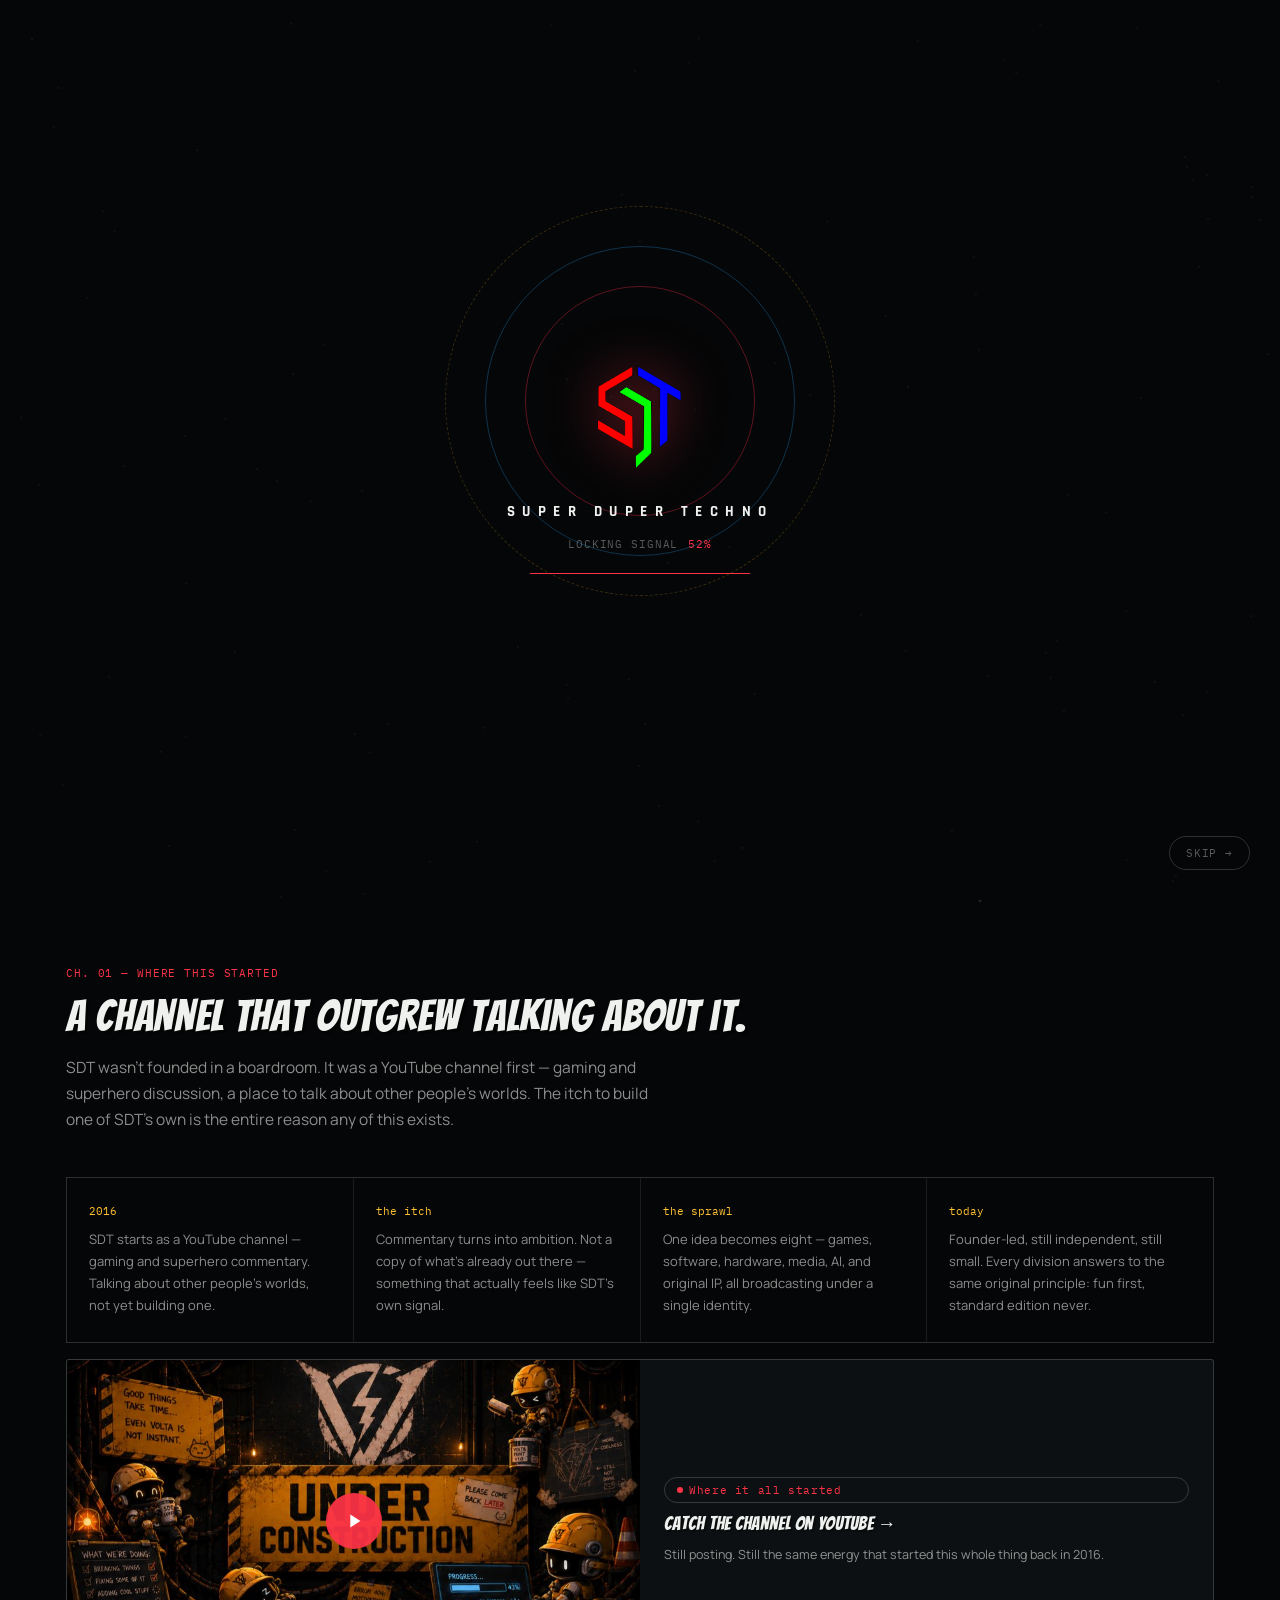
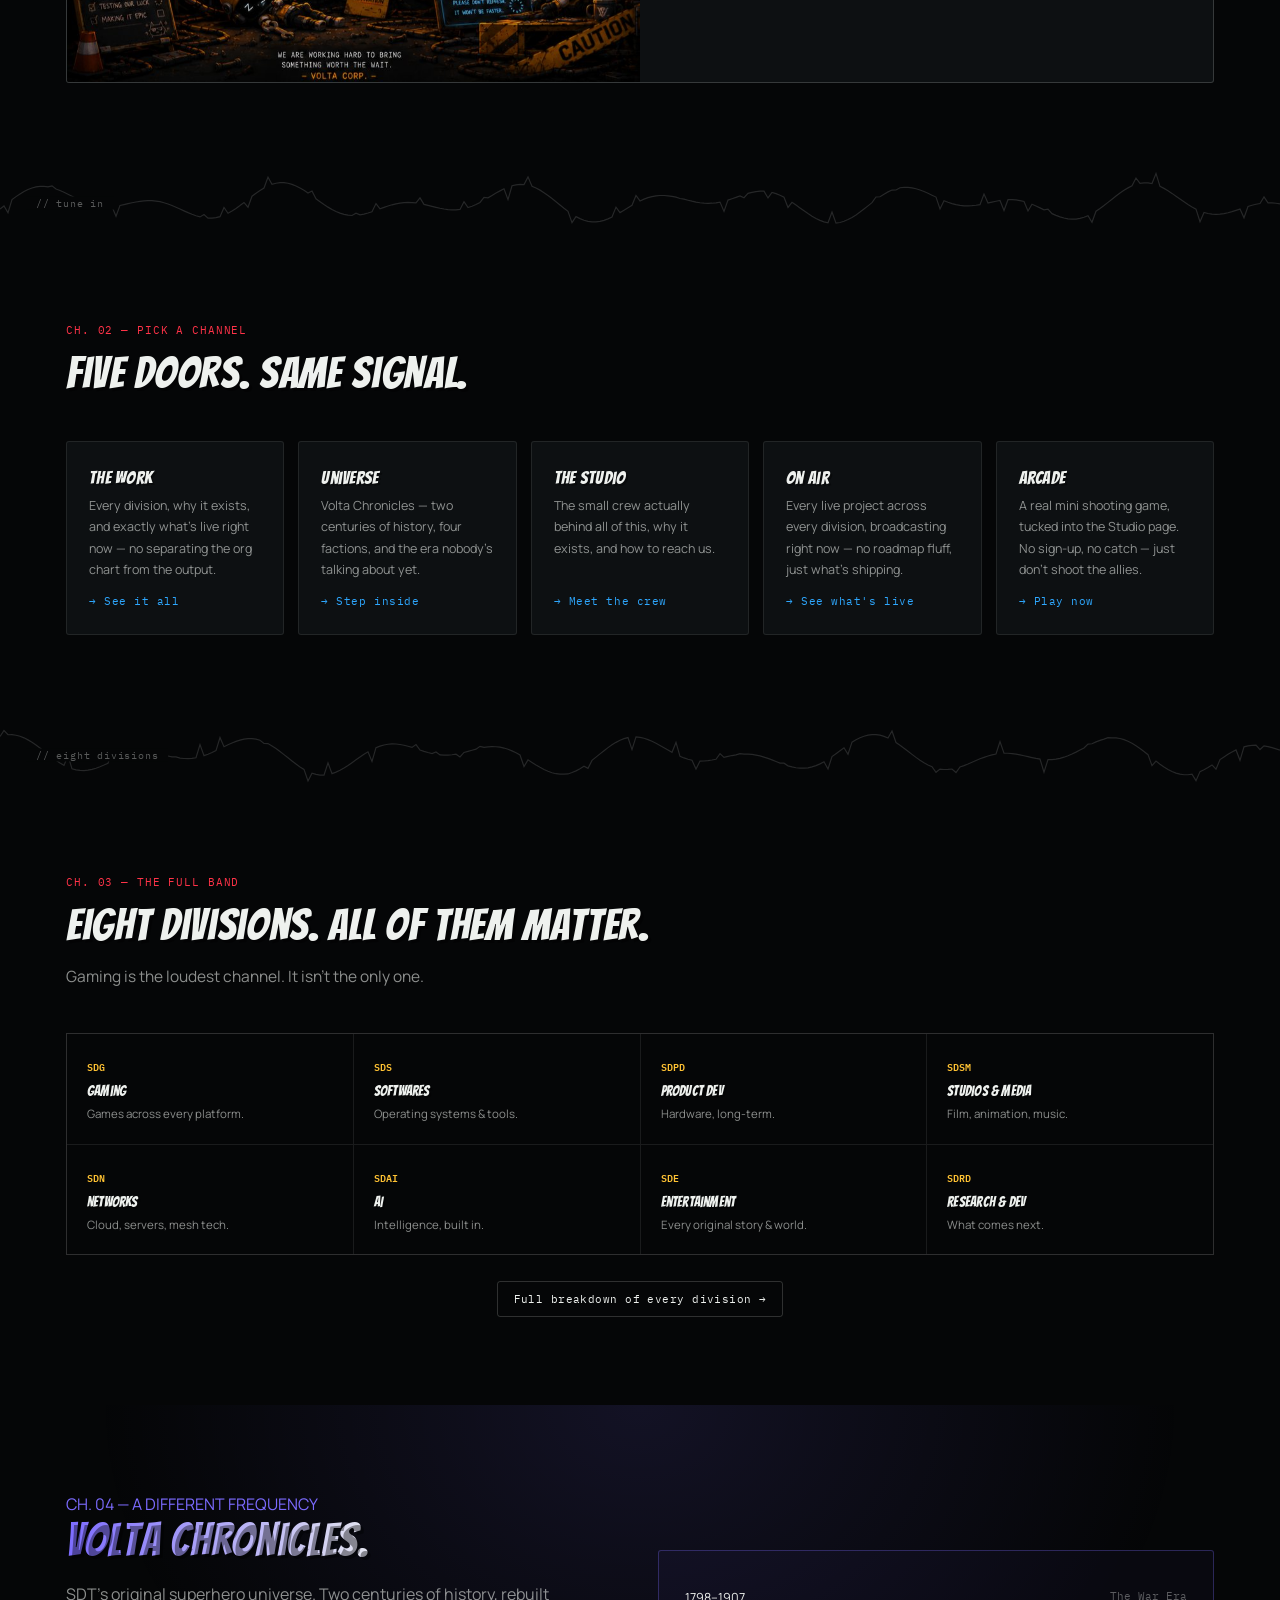
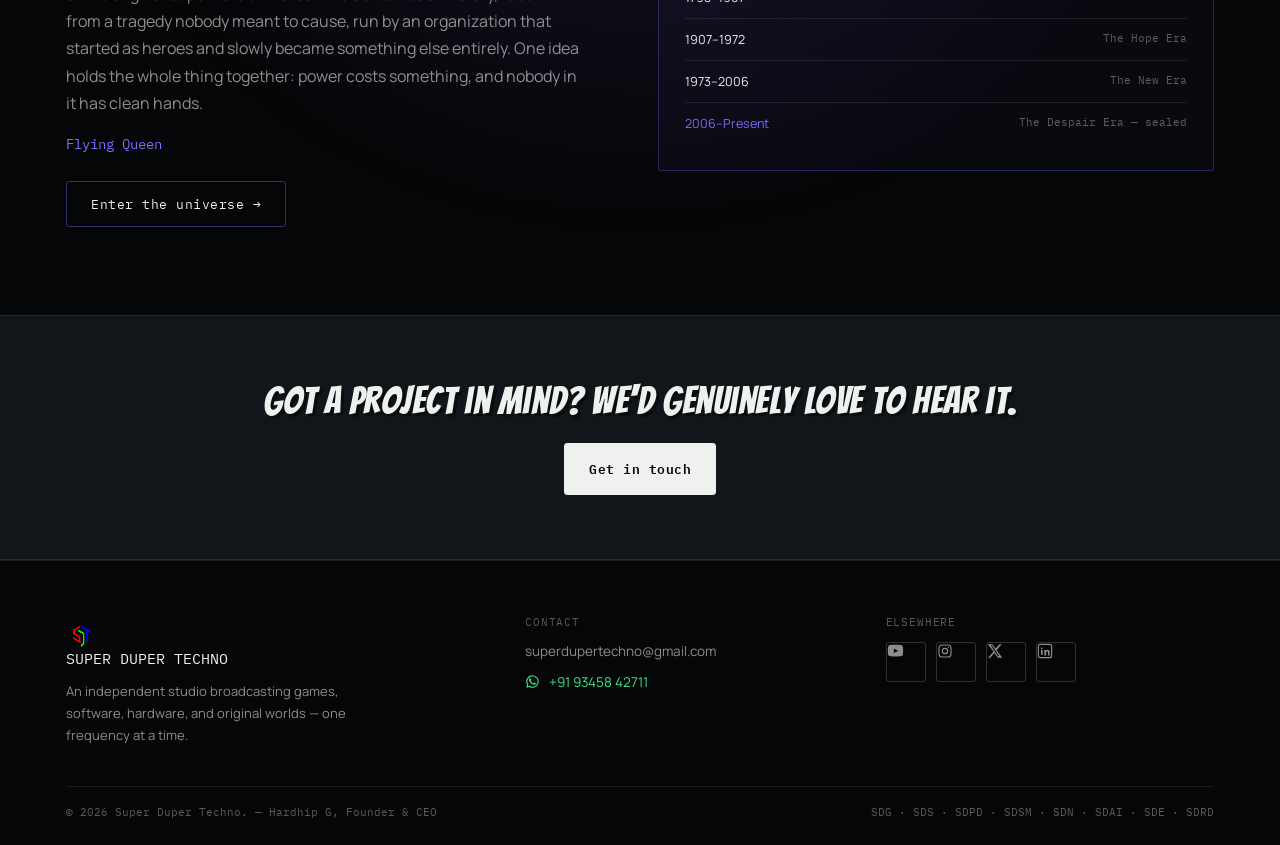
<file: sdt-site (2)/index.html>
<!DOCTYPE html>
<html lang="en">
<head>
<meta charset="UTF-8">
<meta name="viewport" content="width=device-width, initial-scale=1.0, viewport-fit=cover">
<meta name="theme-color" content="#050607">
<title>Super Duper Techno — You're Tuned In</title>
<meta name="description" content="Super Duper Techno (SDT) — an independent studio broadcasting games, software, hardware, and AI, anchored by an original universe called Volta Chronicles.">
<link rel="stylesheet" href="css/base.css">
<style>
  header.hero{min-height:94vh;min-height:94svh;display:flex;flex-direction:column;justify-content:center;padding:130px 0 50px;position:relative;overflow:hidden;}
  .hero-bg{position:absolute;inset:0;z-index:0;}
  .hero-inner{position:relative;z-index:1;}
  .on-air{display:inline-flex;align-items:center;gap:8px;font-family:'IBM Plex Mono';font-size:11px;letter-spacing:0.1em;
    color:var(--hot);border:1px solid rgba(255,51,72,0.4);padding:6px 14px;border-radius:99px;margin-bottom:24px;}
  .on-air .blink{width:6px;height:6px;border-radius:50%;background:var(--hot);animation:blink 1.4s ease-in-out infinite;}
  @keyframes blink{0%,100%{opacity:1;}50%{opacity:0.15;}}
  .hero h1{font-size:clamp(40px,7.4vw,84px);max-width:920px;}
  .hero h1 .accent{color:var(--volt);}
  .hero p.tagline{font-size:clamp(15.5px,1.7vw,18px);max-width:600px;margin-top:22px;color:var(--dim);}
  .hero-meta{display:flex;flex-wrap:wrap;gap:10px;margin-top:28px;}
  .cta-row{display:flex;flex-wrap:wrap;gap:14px;margin-top:34px;}
  .scan-hint{position:absolute;bottom:28px;left:26px;font-family:'IBM Plex Mono';font-size:10.5px;color:var(--dim-2);
    display:flex;align-items:center;gap:10px;}
  .scan-hint .bar{width:1px;height:26px;background:linear-gradient(var(--dim-2),transparent);animation:scanDown 1.8s ease-in-out infinite;}
  @keyframes scanDown{0%{opacity:0;transform:translateY(-6px);}50%{opacity:1;}100%{opacity:0;transform:translateY(6px);}}

  /* origin strip */
  .origin-strip{display:grid;grid-template-columns:1fr;gap:1px;background:var(--line);border:1px solid var(--line);}
  @media(min-width:760px){.origin-strip{grid-template-columns:repeat(4,1fr);}}
  .origin-cell{background:var(--void);padding:26px 22px;}
  .origin-cell .yr{font-family:'IBM Plex Mono';font-size:11px;color:var(--volt);display:block;margin-bottom:10px;}
  .origin-cell p{font-size:13px;}

  .yt-card{display:grid;grid-template-columns:1fr;gap:0;margin-top:16px;border:1px solid var(--line-strong);
    border-radius:var(--radius);overflow:hidden;background:var(--panel);transition:transform .25s ease, border-color .25s;}
  @media(min-width:700px){.yt-card{grid-template-columns:1fr 1fr;}}
  .yt-card:hover{transform:translateY(-3px);border-color:var(--hot);}
  .yt-thumb{position:relative;overflow:hidden;aspect-ratio:16/9;background:#000;}
  .yt-thumb img{width:100%;height:100%;object-fit:cover;transition:transform .4s ease;}
  .yt-card:hover .yt-thumb img{transform:scale(1.04);}
  .yt-play{position:absolute;top:50%;left:50%;transform:translate(-50%,-50%);width:56px;height:56px;border-radius:50%;
    background:rgba(255,51,72,0.92);display:flex;align-items:center;justify-content:center;color:#fff;
    box-shadow:0 0 0 0 rgba(255,51,72,0.5);animation:ytPlayPulse 2.2s ease-in-out infinite;transition:transform .2s;}
  .yt-card:hover .yt-play{transform:translate(-50%,-50%) scale(1.1);}
  @keyframes ytPlayPulse{0%{box-shadow:0 0 0 0 rgba(255,51,72,0.5);}70%{box-shadow:0 0 0 16px rgba(255,51,72,0);}100%{box-shadow:0 0 0 0 rgba(255,51,72,0);}}
  .yt-meta{padding:24px;display:flex;flex-direction:column;justify-content:center;gap:10px;}
  .yt-meta h4{font-size:19px;}
  .yt-meta p{font-size:12.5px;color:var(--dim);}

  /* doors grid */
  .doors{display:grid;grid-template-columns:1fr;gap:14px;}
  @media(min-width:700px){.doors{grid-template-columns:repeat(2,1fr);}}
  @media(min-width:1040px){.doors{grid-template-columns:repeat(3,1fr);}}
  @media(min-width:1280px){.doors{grid-template-columns:repeat(5,1fr);}}
  .door{padding:26px 22px;min-height:170px;display:flex;flex-direction:column;justify-content:space-between;}
  .door h3{font-size:18px;margin-bottom:8px;}
  .door p{font-size:12.5px;}
  .door .go{font-family:'IBM Plex Mono';font-size:10.5px;letter-spacing:0.05em;color:var(--cool);margin-top:14px;display:block;}

  /* divisions constellation */
  .const-grid{display:grid;grid-template-columns:repeat(2,1fr);gap:1px;background:var(--line);border:1px solid var(--line);}
  @media(min-width:700px){.const-grid{grid-template-columns:repeat(4,1fr);}}
  .const-cell{background:var(--void);padding:20px;}
  .const-cell .code{font-family:'IBM Plex Mono';font-size:10px;font-weight:600;color:var(--volt);}
  .const-cell h4{font-size:14px;margin:8px 0 5px;}
  .const-cell p{font-size:11.5px;}

  /* universe teaser */
  section.universe-teaser{background:radial-gradient(ellipse at 50% 0%, rgba(124,107,255,0.12), transparent 60%);}
  .ut-grid{display:grid;grid-template-columns:1fr;gap:36px;align-items:center;}
  @media(min-width:900px){.ut-grid{grid-template-columns:1fr 1fr;}}
  .ut-copy h2{font-size:clamp(28px,4.6vw,46px);background:linear-gradient(90deg,var(--deep),var(--paper) 60%,var(--volt));
    -webkit-background-clip:text;background-clip:text;color:transparent;}
  .ut-copy p.lede{margin-top:16px;max-width:520px;}
  .names-cycle{font-family:'IBM Plex Mono';font-size:14px;color:var(--deep);margin-top:18px;min-height:20px;}
  .ut-panel{border:1px solid rgba(124,107,255,0.3);background:rgba(124,107,255,0.04);padding:26px;border-radius:var(--radius);}
  .ut-panel .era-row{display:flex;justify-content:space-between;padding:12px 0;border-bottom:1px solid var(--line);font-size:12.5px;}
  .ut-panel .era-row:last-child{border-bottom:none;}
  .ut-panel .era-row .yr{font-family:'IBM Plex Mono';color:var(--dim-2);font-size:11px;}
  .ut-panel .era-row.now{color:var(--deep);}

  .cta-band{background:var(--panel-2);border-top:1px solid var(--line);border-bottom:1px solid var(--line);padding:64px 0;text-align:center;}
  .cta-band h2{font-size:clamp(24px,4.5vw,38px);margin-bottom:22px;}

  /* ============ TUNING + CINEMATIC INTRO (autoplay, plays before hero) ============ */
  #intro{position:fixed;inset:0;z-index:9999;background:var(--void);overflow:hidden;
    transition:opacity .7s ease, visibility .7s ease;}
  #intro.hide{opacity:0;visibility:hidden;pointer-events:none;}
  #intro canvas.bg-static{position:absolute;inset:0;width:100%;height:100%;}
  .intro-stage{position:absolute;inset:0;display:none;align-items:center;justify-content:center;flex-direction:column;}
  .intro-stage.active{display:flex;}
  .intro-core{position:relative;z-index:2;display:flex;flex-direction:column;align-items:center;}
  .intro-mark-wrap{position:relative;display:flex;align-items:center;justify-content:center;}
  .intro-rings{position:absolute;top:50%;left:50%;width:0;height:0;pointer-events:none;}
  .intro-rings .ring{position:absolute;top:50%;left:50%;border-radius:50%;border:1px solid rgba(255,51,72,0.3);
    transform:translate(-50%,-50%);opacity:0;animation:ringFadeIn 1s ease forwards, ringSpin linear infinite;}
  .intro-rings .r1{width:230px;height:230px;animation-duration:1s, 9s;animation-delay:.2s, 0s;border-color:rgba(255,51,72,0.35);}
  .intro-rings .r2{width:310px;height:310px;animation-duration:1s, 14s;animation-delay:.35s, 0s;border-color:rgba(46,168,255,0.28);animation-direction:normal,reverse;}
  .intro-rings .r3{width:390px;height:390px;animation-duration:1s, 20s;animation-delay:.5s, 0s;border-color:rgba(255,194,51,0.2);border-style:dashed;}
  @media(max-width:480px){
    .intro-rings .r1{width:150px;height:150px;}
    .intro-rings .r2{width:210px;height:210px;}
    .intro-rings .r3{width:270px;height:270px;}
    .intro-mark{width:110px;}
  }
  @keyframes ringFadeIn{to{opacity:1;}}
  @keyframes ringSpin{to{transform:translate(-50%,-50%) rotate(360deg);}}
  .intro-mark{width:150px;height:auto;opacity:0;transform:scale(0.85);animation:introMarkIn 1s ease forwards, markPulse 2.2s ease-in-out infinite;animation-delay:.15s, 1.2s;
    filter:drop-shadow(0 0 24px rgba(255,51,72,0.5));}
  @keyframes markPulse{0%,100%{filter:drop-shadow(0 0 18px rgba(255,51,72,0.4));}50%{filter:drop-shadow(0 0 32px rgba(46,168,255,0.55));}}
  @keyframes introMarkIn{to{opacity:1;transform:scale(1);}}
  .intro-word{margin-top:26px;font-family:'Rajdhani';font-weight:700;font-size:15px;letter-spacing:0.5em;text-transform:uppercase;
    color:var(--paper);opacity:0;animation:introWordIn .6s ease forwards;animation-delay:.5s;}
  @keyframes introWordIn{to{opacity:1;}}
  .intro-freq{margin-top:16px;font-family:'IBM Plex Mono';font-size:11px;color:var(--dim-2);letter-spacing:0.08em;
    opacity:0;animation:introWordIn .6s ease forwards;animation-delay:.8s;display:flex;gap:10px;align-items:center;}
  .intro-freq .num{color:var(--hot);}
  .intro-bar{width:220px;height:1px;background:var(--line-strong);margin-top:22px;position:relative;overflow:hidden;
    opacity:0;animation:introWordIn .6s ease forwards;animation-delay:1s;}
  .intro-bar::after{content:'';position:absolute;left:0;top:0;bottom:0;width:0%;background:var(--hot);animation:introBarFill 1.6s ease forwards;animation-delay:1.1s;}
  @keyframes introBarFill{to{width:100%;}}
  #introSkip{position:absolute;bottom:calc(30px + env(safe-area-inset-bottom,0));right:calc(30px + env(safe-area-inset-right,0));z-index:20;font-family:'IBM Plex Mono';font-size:10.5px;letter-spacing:0.08em;
    text-transform:uppercase;color:var(--dim-2);border:1px solid var(--line-strong);border-radius:99px;padding:9px 16px;transition:.2s;}
  #introSkip:hover{color:var(--paper);border-color:var(--paper);}
  #intro.locking .intro-core{animation:introLockShake .35s;}
  @keyframes introLockShake{0%,100%{transform:translate(0,0);}25%{transform:translate(-2px,1px);}50%{transform:translate(2px,-1px);}75%{transform:translate(-1px,0);}}

  .cine-progress{position:absolute;top:32px;left:50%;transform:translateX(-50%);display:flex;gap:8px;z-index:6;}
  .cine-progress .seg{width:52px;height:2px;background:var(--line-strong);border-radius:2px;overflow:hidden;position:relative;}
  .cine-progress .seg .fill{position:absolute;left:0;top:0;bottom:0;width:0%;background:var(--paper);transition:width linear;}
  .cine-progress .seg.done .fill{width:100% !important;}
  .cine-slide{position:absolute;inset:0;display:flex;align-items:center;justify-content:center;opacity:0;
    transition:opacity .5s ease;pointer-events:none;overflow:hidden;}
  .cine-slide.active{opacity:1;}
  .cine-slide canvas{position:absolute;inset:0;width:100%;height:100%;}
  .cine-text{position:relative;z-index:2;text-align:center;max-width:840px;padding:0 26px;
    transform:scale(0.94) translateY(10px);transition:transform .7s cubic-bezier(.2,.8,.2,1);}
  .cine-slide.active .cine-text{transform:scale(1) translateY(0);}
  .cine-text .k{font-family:'IBM Plex Mono';font-size:11.5px;letter-spacing:0.16em;text-transform:uppercase;display:block;margin-bottom:18px;}
  .cine-text h2{font-size:clamp(32px,7vw,90px);line-height:0.98;}
  .cine-text p{font-size:clamp(13.5px,1.7vw,16px);margin-top:20px;max-width:520px;margin-left:auto;margin-right:auto;color:var(--dim);}
  .cine-hint{position:absolute;bottom:32px;left:50%;transform:translateX(-50%);z-index:6;font-family:'IBM Plex Mono';
    font-size:10.5px;color:var(--dim-2);letter-spacing:0.06em;}
</style>
</head>
<body data-theme="home">

<div id="intro">
  <canvas class="bg-static" id="introCanvas"></canvas>

  <div class="intro-stage active" id="stageTuning">
    <div class="intro-core">
      <div class="intro-mark-wrap">
        <div class="intro-rings">
          <div class="ring r1"></div>
          <div class="ring r2"></div>
          <div class="ring r3"></div>
        </div>
        <img class="intro-mark" src="assets/sdt-color.png" alt="SDT">
      </div>
      <div class="intro-word">SUPER DUPER TECHNO</div>
      <div class="intro-freq mono"><span id="introStatus">TUNING</span> <span class="num" id="introPct">0%</span></div>
      <div class="intro-bar"></div>
    </div>
  </div>

  <div class="intro-stage" id="stageCinematic">
    <div class="cine-progress" id="cineProgress"></div>
    <div class="cine-slide" data-color="#ff3348">
      <canvas></canvas>
      <div class="cine-text"><span class="k" style="color:#ff3348;">01 — SDG</span><h2>GAMES<br>THAT COMMIT.</h2><p>THROWN. For the Volta. Golden Star. Three titles, one universe, built by a studio that started as a channel talking about somebody else's.</p></div>
    </div>
    <div class="cine-slide" data-color="#2ea8ff">
      <canvas></canvas>
      <div class="cine-text"><span class="k" style="color:#2ea8ff;">02 — SDS / SDN / SDAI</span><h2>SYSTEMS<br>WITH AN IDENTITY.</h2><p>An OS that boots straight into a console. A mesh network that needs no internet. An assistant built in from day one, not bolted on after.</p></div>
    </div>
    <div class="cine-slide" data-color="#7c6bff">
      <canvas></canvas>
      <div class="cine-text"><span class="k" style="color:#7c6bff;">03 — VOLTA CHRONICLES</span><h2>TWO CENTURIES.<br>ZERO CLEAN HANDS.</h2><p>A universe built from a tragedy nobody meant to cause — and an era right now that we're not telling you about yet.</p></div>
    </div>
    <div class="cine-slide" data-color="#ffc233">
      <canvas></canvas>
      <div class="cine-text"><span class="k" style="color:#ffc233;">04 — SDT</span><h2>ONE SIGNAL.<br>EIGHT CHANNELS.</h2><p>Creativity and fun over standard edition. That's the whole rule. It hasn't changed since 2016.</p></div>
    </div>
    <div class="cine-hint">tuning in...</div>
  </div>

  <button id="introSkip">Skip →</button>
</div>

<main>
<header class="hero">
  <div class="wrap hero-inner">
    <div class="on-air reveal in"><span class="blink"></span>ON AIR — SINCE 2016</div>
    <h1 class="reveal in">You didn't find a website.<br>You found a <span class="accent">frequency.</span></h1>
    <p class="tagline reveal in">Super Duper Techno is an independent, founder-led studio working across games, software, hardware, networks, AI, and original storytelling — eight divisions broadcasting on one signal. Every product still answers to the same rule it started with: creativity and fun over standard edition.</p>
    <div class="hero-meta reveal in">
      <span class="tag"><span class="dot"></span>8 divisions</span>
      <span class="tag" style="color:var(--hot);"><span class="dot" style="background:var(--hot);"></span>3 games in motion</span>
      <span class="tag" style="color:var(--deep);"><span class="dot" style="background:var(--deep);"></span>1 connected universe</span>
    </div>
    <div class="cta-row reveal in">
      <a class="btn pri" href="work.html">See what we're building</a>
      <a class="btn ghost" href="universe.html">Enter Volta Chronicles</a>
    </div>
  </div>
  <div class="scan-hint reveal in"><div class="bar"></div>scroll to tune further</div>
</header>

<div class="waveform-wrap"><span class="waveform-label">// origin</span><canvas></canvas></div>

<section style="padding-top:56px;">
  <div class="wrap">
    <div class="head reveal">
      <span class="freq-num">CH. 01 — WHERE THIS STARTED</span>
      <h2>A channel that outgrew talking about it.</h2>
      <p class="lede">SDT wasn't founded in a boardroom. It was a YouTube channel first — gaming and superhero discussion, a place to talk about other people's worlds. The itch to build one of SDT's own is the entire reason any of this exists.</p>
    </div>
    <div class="origin-strip">
      <div class="origin-cell reveal"><span class="yr mono">2016</span><p>SDT starts as a YouTube channel — gaming and superhero commentary. Talking about other people's worlds, not yet building one.</p></div>
      <div class="origin-cell reveal"><span class="yr mono">the itch</span><p>Commentary turns into ambition. Not a copy of what's already out there — something that actually feels like SDT's own signal.</p></div>
      <div class="origin-cell reveal"><span class="yr mono">the sprawl</span><p>One idea becomes eight — games, software, hardware, media, AI, and original IP, all broadcasting under a single identity.</p></div>
      <div class="origin-cell reveal"><span class="yr mono">today</span><p>Founder-led, still independent, still small. Every division answers to the same original principle: fun first, standard edition never.</p></div>
    </div>

    <a class="yt-card reveal" href="https://www.youtube.com/@SuperDuperTechno-sdgamer" target="_blank" rel="noopener">
      <div class="yt-thumb">
        <img src="assets/placeholders/yt-placeholder.jpg" alt="SDT YouTube channel">
        <span class="yt-play"><svg viewBox="0 0 24 24" width="22" height="22" fill="currentColor"><path d="M8 5v14l11-7z"/></svg></span>
      </div>
      <div class="yt-meta">
        <span class="tag" style="color:var(--hot);"><span class="dot" style="background:var(--hot);"></span>Where it all started</span>
        <h4>Catch the channel on YouTube →</h4>
        <p>Still posting. Still the same energy that started this whole thing back in 2016.</p>
      </div>
    </a>
  </div>
</section>

<div class="waveform-wrap"><span class="waveform-label">// tune in</span><canvas></canvas></div>

<section>
  <div class="wrap">
    <div class="head reveal">
      <span class="freq-num">CH. 02 — PICK A CHANNEL</span>
      <h2>Five doors. Same signal.</h2>
    </div>
    <div class="doors">
      <a class="door panel reveal" href="work.html">
        <div><h3>The Work</h3><p>Every division, why it exists, and exactly what's live right now — no separating the org chart from the output.</p></div>
        <span class="go">→ See it all</span>
      </a>
      <a class="door panel reveal" href="universe.html">
        <div><h3>Universe</h3><p>Volta Chronicles — two centuries of history, four factions, and the era nobody's talking about yet.</p></div>
        <span class="go">→ Step inside</span>
      </a>
      <a class="door panel reveal" href="studio.html">
        <div><h3>The Studio</h3><p>The small crew actually behind all of this, why it exists, and how to reach us.</p></div>
        <span class="go">→ Meet the crew</span>
      </a>
      <a class="door panel reveal" href="onair.html">
        <div><h3>On Air</h3><p>Every live project across every division, broadcasting right now — no roadmap fluff, just what's shipping.</p></div>
        <span class="go">→ See what's live</span>
      </a>
      <a class="door panel reveal" href="studio.html#arcade">
        <div><h3>Arcade</h3><p>A real mini shooting game, tucked into the Studio page. No sign-up, no catch — just don't shoot the allies.</p></div>
        <span class="go">→ Play now</span>
      </a>
    </div>
  </div>
</section>

<div class="waveform-wrap"><span class="waveform-label">// eight divisions</span><canvas></canvas></div>

<section>
  <div class="wrap">
    <div class="head reveal">
      <span class="freq-num">CH. 03 — THE FULL BAND</span>
      <h2>Eight divisions. All of them matter.</h2>
      <p class="lede">Gaming is the loudest channel. It isn't the only one.</p>
    </div>
    <div class="const-grid">
      <div class="const-cell reveal"><span class="code mono">SDG</span><h4>Gaming</h4><p>Games across every platform.</p></div>
      <div class="const-cell reveal"><span class="code mono">SDS</span><h4>Softwares</h4><p>Operating systems &amp; tools.</p></div>
      <div class="const-cell reveal"><span class="code mono">SDPD</span><h4>Product Dev</h4><p>Hardware, long-term.</p></div>
      <div class="const-cell reveal"><span class="code mono">SDSM</span><h4>Studios &amp; Media</h4><p>Film, animation, music.</p></div>
      <div class="const-cell reveal"><span class="code mono">SDN</span><h4>Networks</h4><p>Cloud, servers, mesh tech.</p></div>
      <div class="const-cell reveal"><span class="code mono">SDAI</span><h4>AI</h4><p>Intelligence, built in.</p></div>
      <div class="const-cell reveal"><span class="code mono">SDE</span><h4>Entertainment</h4><p>Every original story &amp; world.</p></div>
      <div class="const-cell reveal"><span class="code mono">SDRD</span><h4>Research &amp; Dev</h4><p>What comes next.</p></div>
    </div>
    <div style="text-align:center;margin-top:26px;">
      <a class="btn ghost sm reveal" href="work.html">Full breakdown of every division →</a>
    </div>
  </div>
</section>

<section class="universe-teaser">
  <div class="wrap">
    <div class="ut-grid">
      <div class="ut-copy reveal">
        <span class="freq-num" style="color:var(--deep);">CH. 04 — A DIFFERENT FREQUENCY</span>
        <h2>Volta Chronicles.</h2>
        <p class="lede">SDT's original superhero universe. Two centuries of history, rebuilt from a tragedy nobody meant to cause, run by an organization that started as heroes and slowly became something else entirely. One idea holds the whole thing together: power costs something, and nobody in it has clean hands.</p>
        <div class="names-cycle mono" id="namesCycle"></div>
        <div class="cta-row" style="margin-top:26px;"><a class="btn ghost" href="universe.html" style="border-color:rgba(124,107,255,0.4);">Enter the universe →</a></div>
      </div>
      <div class="ut-panel reveal">
        <div class="era-row"><span>1798–1907</span><span class="yr">The War Era</span></div>
        <div class="era-row"><span>1907–1972</span><span class="yr">The Hope Era</span></div>
        <div class="era-row"><span>1973–2006</span><span class="yr">The New Era</span></div>
        <div class="era-row now"><span>2006–Present</span><span class="yr">The Despair Era — sealed</span></div>
      </div>
    </div>
  </div>
</section>

<div class="cta-band">
  <div class="wrap">
    <h2 class="reveal">Got a project in mind? We'd genuinely love to hear it.</h2>
    <a class="btn pri" href="studio.html#contact">Get in touch</a>
  </div>
</div>
</main>

<script src="js/shared.js"></script>
<script>
  // (hero ambient particles removed — the global page background now
  // covers this with the brighter, cheaper blob+particle system)

  const names = ['Flying Queen', '→ Sister Justice', '→ Lady Liberty', '→ Golden Star', "\"I don't get a vote.\""];
  let ni = 0;
  const cycleEl = document.getElementById('namesCycle');
  if(cycleEl) setInterval(()=>{ cycleEl.textContent = names[ni % names.length]; ni++; }, 1700);

  /* ============ INTRO SEQUENCE: tuning static → autoplay cinematic → hero ============ */
  (function(){
    const intro = document.getElementById('intro');
    const skipBtn = document.getElementById('introSkip');
    const pctEl = document.getElementById('introPct');
    const staticCanvas = document.getElementById('introCanvas');
    const sctx = staticCanvas.getContext('2d');
    const stageTuning = document.getElementById('stageTuning');
    const stageCinematic = document.getElementById('stageCinematic');
    const slides = [...stageCinematic.querySelectorAll('.cine-slide')];
    const progressHost = document.getElementById('cineProgress');
    const played = sessionStorage.getItem('sdt_intro_played');
    const reduced = window.matchMedia('(prefers-reduced-motion: reduce)').matches;
    const SLIDE_MS = 2800;

    function sizeStatic(){ staticCanvas.width = window.innerWidth; staticCanvas.height = window.innerHeight; }
    sizeStatic(); window.addEventListener('resize', sizeStatic);
    let staticRunning = true;
    let introActive = true;
    function staticFrame(){
      if(!staticRunning) return;
      sctx.clearRect(0,0,staticCanvas.width,staticCanvas.height);
      sctx.globalAlpha = 0.05;
      for(let i=0;i<220;i++){
        sctx.fillStyle = Math.random()>0.5 ? '#eef1ee' : '#000';
        sctx.fillRect(Math.random()*staticCanvas.width, Math.random()*staticCanvas.height, 2, 2);
      }
      sctx.globalAlpha = 1;
      requestAnimationFrame(staticFrame);
    }
    staticFrame();

    // build progress segments + per-slide particle canvases
    slides.forEach((slide, i) => {
      const seg = document.createElement('div');
      seg.className = 'seg';
      seg.innerHTML = '<div class="fill"></div>';
      progressHost.appendChild(seg);

      const canvas = slide.querySelector('canvas');
      const ctx = canvas.getContext('2d');
      const color = slide.dataset.color;
      let W,H,dpr;
      function size(){
        dpr = Math.min(window.devicePixelRatio||1,2);
        W = window.innerWidth; H = window.innerHeight;
        canvas.width = W*dpr; canvas.height = H*dpr;
        ctx.setTransform(dpr,0,0,dpr,0,0);
      }
      size(); window.addEventListener('resize', size);
      const dots = Array.from({length:40}, ()=>({
        x:Math.random()*1400, y:Math.random()*900, r:0.8+Math.random()*2.2,
        vx:(Math.random()-0.5)*0.3, vy:(Math.random()-0.5)*0.3, a:0.12+Math.random()*0.4
      }));
      function draw(){
        if(!introActive){ return; } // stop permanently once intro is dismissed — these ran forever before
        ctx.clearRect(0,0,W,H);
        dots.forEach(d=>{
          d.x += d.vx; d.y += d.vy;
          if(d.x<0) d.x=W; if(d.x>W) d.x=0;
          if(d.y<0) d.y=H; if(d.y>H) d.y=0;
          ctx.globalAlpha = d.a;
          ctx.fillStyle = color;
          ctx.beginPath(); ctx.arc(d.x,d.y,d.r,0,Math.PI*2); ctx.fill();
        });
        ctx.globalAlpha = 1;
        requestAnimationFrame(draw);
      }
      draw();
    });
    const segs = [...progressHost.querySelectorAll('.seg')];

    let cineIndex = -1;
    let cineTimer = null;
    function goToSlide(i){
      slides.forEach((s,idx) => s.classList.toggle('active', idx===i));
      segs.forEach((seg,idx) => {
        seg.classList.toggle('done', idx < i);
        const fill = seg.querySelector('.fill');
        if(idx === i){
          fill.style.transition = 'none';
          fill.style.width = '0%';
          requestAnimationFrame(() => {
            fill.style.transition = `width ${SLIDE_MS}ms linear`;
            fill.style.width = '100%';
          });
        } else if(idx > i){
          fill.style.transition = 'none';
          fill.style.width = '0%';
        }
      });
    }
    function nextSlide(){
      cineIndex++;
      if(cineIndex >= slides.length){ finishIntro(); return; }
      goToSlide(cineIndex);
      cineTimer = setTimeout(nextSlide, SLIDE_MS);
    }
    function startCinematic(){
      stageTuning.classList.remove('active');
      stageCinematic.classList.add('active');
      cineIndex = -1;
      nextSlide();
    }

    function finishIntro(){
      staticRunning = false;
      introActive = false;
      clearTimeout(cineTimer);
      sessionStorage.setItem('sdt_intro_played','1');
      intro.classList.add('locking');
      setTimeout(()=>{ intro.classList.add('hide'); }, 260);
    }

    if(played || reduced){
      staticRunning = false;
      introActive = false;
      intro.style.transition = 'none';
      intro.classList.add('hide');
    } else {
      const statusEl = document.getElementById('introStatus');
      const statuses = ['TUNING', 'SCANNING FREQUENCY', 'LOCKING SIGNAL', 'CALIBRATING', 'ALMOST THERE'];
      let statusIdx = 0;
      const statusTimer = setInterval(() => {
        statusIdx = (statusIdx + 1) % statuses.length;
        if(statusEl) statusEl.textContent = statuses[statusIdx];
      }, 900);
      let pct = 0;
      const pctTimer = setInterval(()=>{
        pct += Math.random()*5 + 2;
        if(pct>=100){
          pct=100;
          clearInterval(pctTimer);
          clearInterval(statusTimer);
          if(statusEl) statusEl.textContent = 'SIGNAL LOCKED';
          setTimeout(startCinematic, 550);
        }
        pctEl.textContent = Math.floor(pct)+'%';
      }, 220);
    }
    skipBtn.addEventListener('click', finishIntro);
    // fix: if the browser restores this page from bfcache mid-sequence
    // (e.g. hitting back after the intro already played), force it closed.
    window.addEventListener('pageshow', () => {
      if(sessionStorage.getItem('sdt_intro_played')){
        staticRunning = false;
        introActive = false;
        intro.style.transition = 'none';
        intro.classList.add('hide');
      }
    });
  })();
</script>
</body>
</html>
</file>
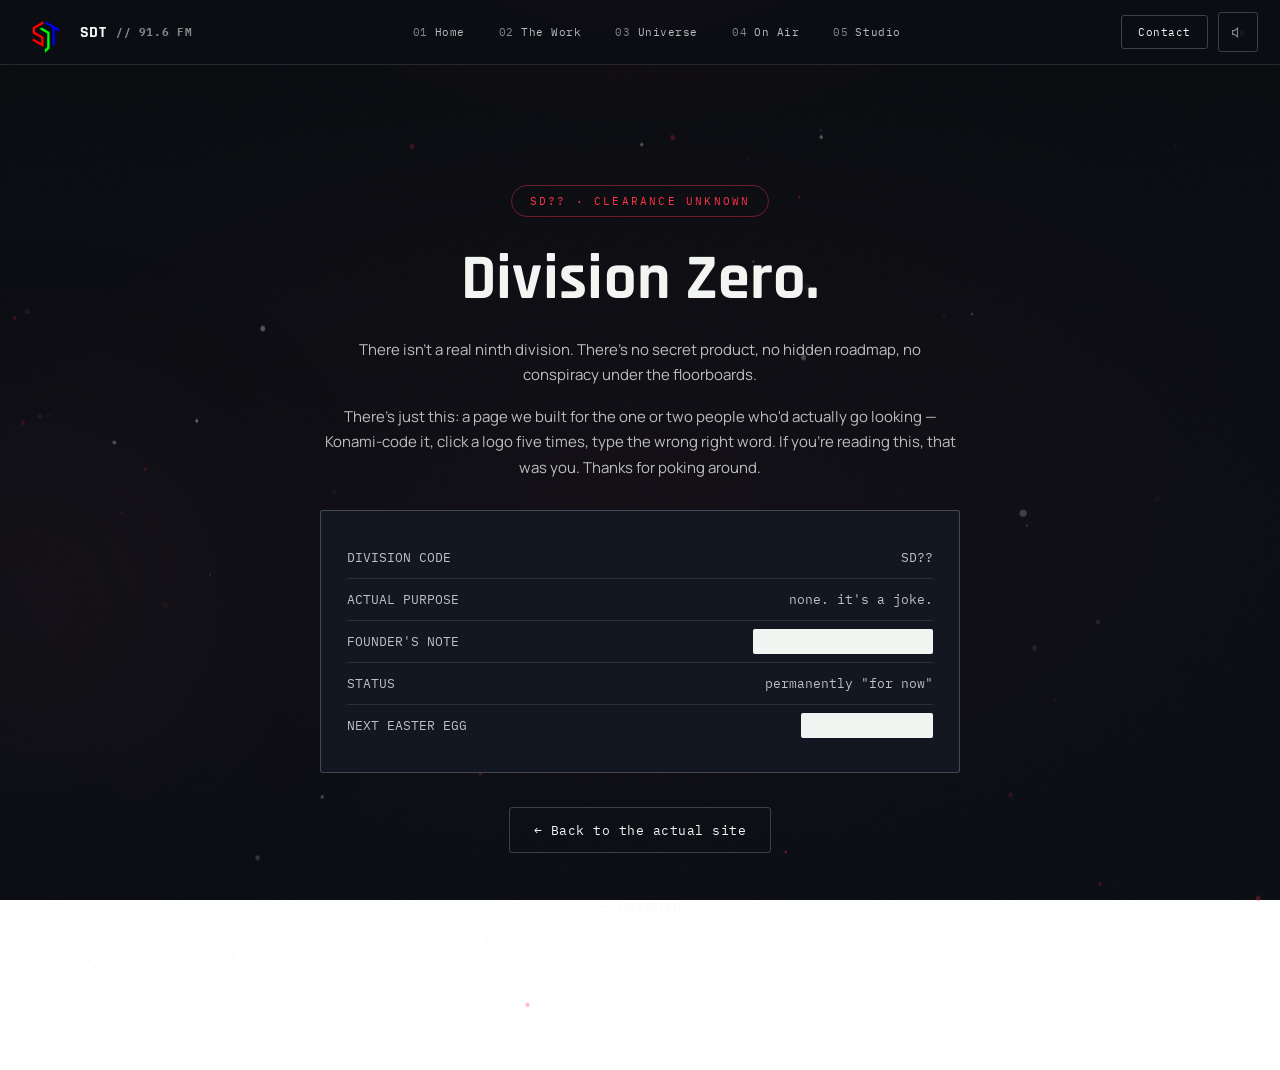
<file: division-zero.html>
<!DOCTYPE html>
<html lang="en">
<head>
<meta charset="UTF-8">
<meta name="viewport" content="width=device-width, initial-scale=1.0, viewport-fit=cover">
<meta name="theme-color" content="#0b0e14">
<title>SD?? — Classified</title>
<meta name="description" content="You shouldn't be here. Well — you should. Come on in.">
<meta name="robots" content="noindex, nofollow">
<link rel="icon" type="image/png" sizes="32x32" href="assets/favicon-32x32.png">
<link rel="icon" type="image/png" sizes="16x16" href="assets/favicon-16x16.png">
<link rel="shortcut icon" href="assets/favicon.ico">
<link rel="apple-touch-icon" sizes="180x180" href="assets/apple-touch-icon.png">
<link rel="icon" type="image/png" sizes="192x192" href="assets/android-chrome-192x192.png">
<link rel="icon" type="image/png" sizes="512x512" href="assets/android-chrome-512x512.png">
<link rel="manifest" href="assets/site.webmanifest">
<link rel="stylesheet" href="css/base.css">
<style>
  body{background:#0b0e14;}
  .dz-shell{min-height:100vh;min-height:100svh;display:flex;flex-direction:column;align-items:center;justify-content:center;
    text-align:center;padding:calc(110px + env(safe-area-inset-top,0)) 24px 60px;position:relative;overflow:hidden;}
  .dz-shell canvas{position:absolute;inset:0;width:100%;height:100%;z-index:0;}
  .dz-content{position:relative;z-index:2;max-width:640px;}
  .dz-stamp{font-family:'IBM Plex Mono';font-size:11px;letter-spacing:0.2em;color:var(--hot);border:1px solid rgba(255,51,72,0.4);
    padding:8px 18px;border-radius:99px;display:inline-block;margin-bottom:26px;}
  .dz-content h1{font-size:clamp(34px,7vw,64px);margin-bottom:20px;}
  .dz-content p{font-size:15px;margin-bottom:16px;}
  .dz-file{text-align:left;border:1px solid var(--line-strong);background:var(--panel);border-radius:var(--radius);
    padding:26px;margin-top:30px;font-family:'IBM Plex Mono';font-size:12.5px;color:var(--dim);line-height:2;}
  .dz-file .row{display:flex;flex-wrap:wrap;justify-content:space-between;gap:4px 12px;border-bottom:1px solid var(--line);padding:8px 0;}
  .dz-file .row:last-child{border-bottom:none;}
  .dz-file .redacted{background:var(--paper);color:var(--paper);border-radius:2px;padding:0 6px;}
  .dz-back{margin-top:34px;display:inline-flex;}
  .dz-foot{margin-top:40px;font-family:'IBM Plex Mono';font-size:10.5px;color:var(--dim-2);}
</style>
</head>
<body data-theme="division-zero">

<div class="dz-shell">
  <canvas id="dzCanvas"></canvas>
  <div class="dz-content">
    <span class="dz-stamp reveal in">SD?? · CLEARANCE UNKNOWN</span>
    <h1 class="reveal in">Division Zero.</h1>
    <p class="reveal in">There isn't a real ninth division. There's no secret product, no hidden roadmap, no conspiracy under the floorboards.</p>
    <p class="reveal in">There's just this: a page we built for the one or two people who'd actually go looking — Konami-code it, click a logo five times, type the wrong right word. If you're reading this, that was you. Thanks for poking around.</p>

    <div class="dz-file reveal">
      <div class="row"><span>DIVISION CODE</span><span>SD??</span></div>
      <div class="row"><span>ACTUAL PURPOSE</span><span>none. it's a joke.</span></div>
      <div class="row"><span>FOUNDER'S NOTE</span><span class="redacted">nice job finding this</span></div>
      <div class="row"><span>STATUS</span><span>permanently "for now"</span></div>
      <div class="row"><span>NEXT EASTER EGG</span><span class="redacted">not telling you</span></div>
    </div>

    <div class="dz-back">
      <a class="btn ghost" href="index.html">← Back to the actual site</a>
    </div>
    <p class="dz-foot">— Hardhip</p>
  </div>
</div>

<script src="js/shared.js"></script>
<script>
  (function(){
    const canvas = document.getElementById('dzCanvas');
    const ctx = canvas.getContext('2d');
    let W,H,dpr;
    function size(){
      dpr = Math.min(window.devicePixelRatio||1,2);
      W = window.innerWidth; H = window.innerHeight;
      canvas.width = W*dpr; canvas.height = H*dpr;
      ctx.setTransform(dpr,0,0,dpr,0,0);
    }
    size(); window.addEventListener('resize', size);
    const dots = Array.from({length:50}, ()=>({
      x:Math.random()*1400, y:Math.random()*900, r:0.7+Math.random()*1.8,
      vy:-(0.05+Math.random()*0.14), color: Math.random()>0.5 ? '#ff3348' : '#eef1ee', a:0.08+Math.random()*0.3
    }));
    function draw(){
      ctx.clearRect(0,0,W,H);
      dots.forEach(d=>{
        d.y += d.vy;
        if(d.y<-10){ d.y=H+10; d.x=Math.random()*W; }
        ctx.globalAlpha = d.a;
        ctx.fillStyle = d.color;
        ctx.beginPath(); ctx.arc(d.x,d.y,d.r,0,Math.PI*2); ctx.fill();
      });
      ctx.globalAlpha = 1;
      requestAnimationFrame(draw);
    }
    draw();
  })();
</script>
</body>
</html>
</file>
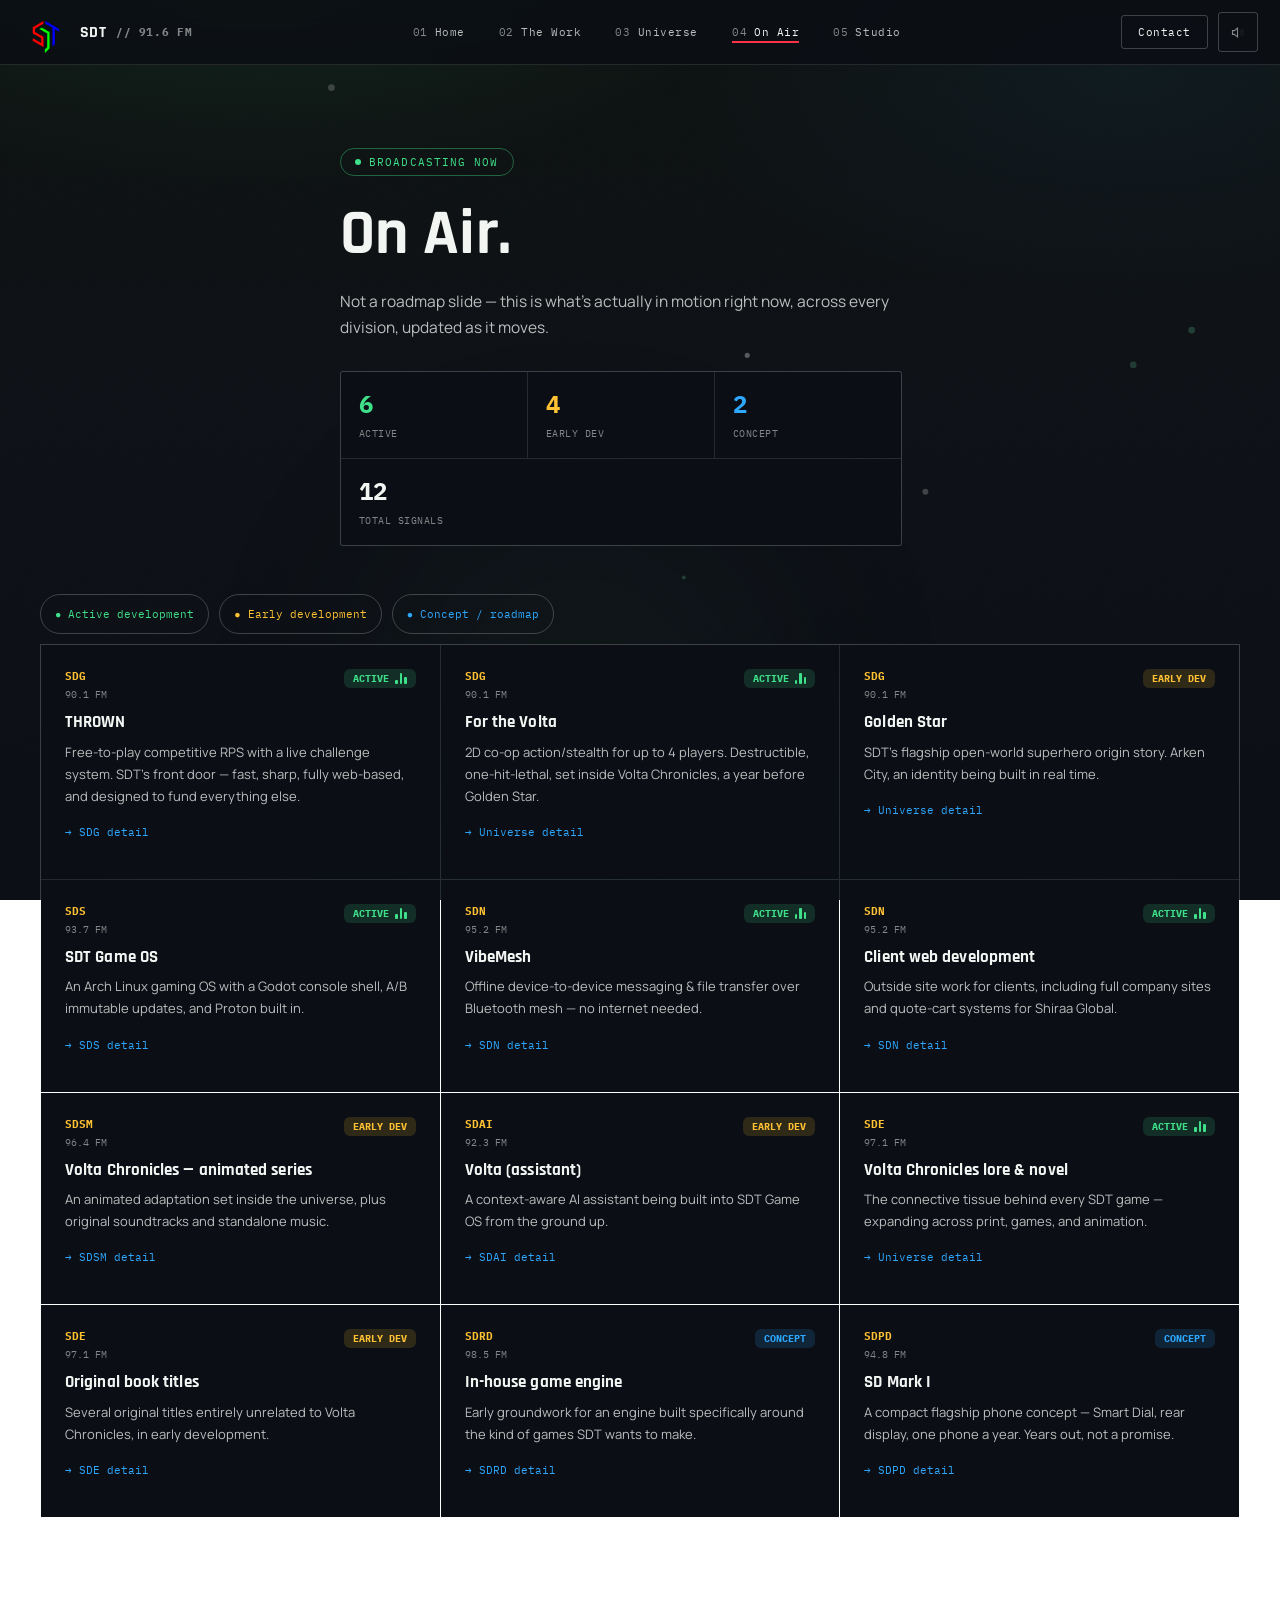
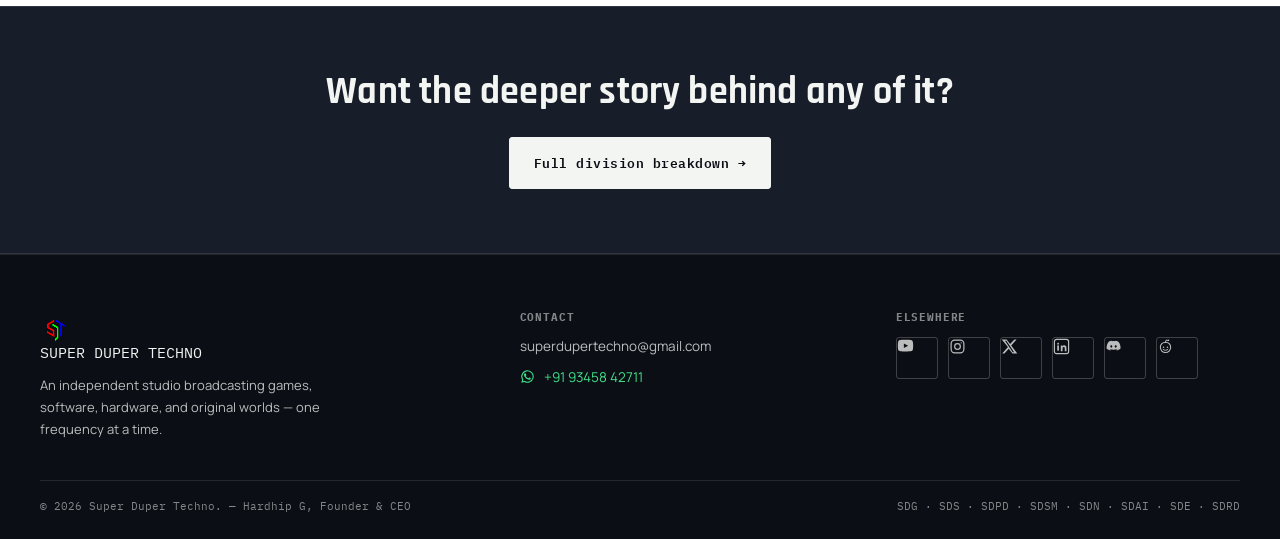
<file: onair.html>
<!DOCTYPE html>
<html lang="en">
<head>
<meta charset="UTF-8">
<meta name="viewport" content="width=device-width, initial-scale=1.0, viewport-fit=cover">
<meta name="theme-color" content="#0b0e14">
<title>On Air — Super Duper Techno</title>
<meta name="description" content="Everything Super Duper Techno is actively broadcasting right now — every live project, across every division.">
<link rel="canonical" href="https://superdupertechno.com/onair.html">
<link rel="icon" type="image/png" sizes="32x32" href="assets/favicon-32x32.png">
<link rel="icon" type="image/png" sizes="16x16" href="assets/favicon-16x16.png">
<link rel="shortcut icon" href="assets/favicon.ico">
<link rel="apple-touch-icon" sizes="180x180" href="assets/apple-touch-icon.png">
<link rel="icon" type="image/png" sizes="192x192" href="assets/android-chrome-192x192.png">
<link rel="icon" type="image/png" sizes="512x512" href="assets/android-chrome-512x512.png">
<link rel="manifest" href="assets/site.webmanifest">
<meta property="og:type" content="website">
<meta property="og:site_name" content="Super Duper Techno">
<meta property="og:title" content="On Air — Super Duper Techno">
<meta property="og:description" content="Everything Super Duper Techno is actively broadcasting right now — every live project, across every division.">
<meta property="og:url" content="https://superdupertechno.com/onair.html">
<meta property="og:image" content="https://superdupertechno.com/assets/sdt-color.png">
<meta name="twitter:card" content="summary_large_image">
<meta name="twitter:title" content="On Air — Super Duper Techno">
<meta name="twitter:description" content="Everything Super Duper Techno is actively broadcasting right now — every live project, across every division.">
<meta name="twitter:image" content="https://superdupertechno.com/assets/sdt-color.png">
<link rel="stylesheet" href="css/base.css">
<style>
  header.hero{min-height:46vh;display:flex;flex-direction:column;justify-content:center;padding:140px 0 40px;}
  .hero h1{font-size:clamp(36px,7vw,64px);max-width:780px;}
  .hero p.tagline{font-size:15.5px;max-width:600px;margin-top:16px;color:var(--dim);}
  .live-dot{display:inline-flex;align-items:center;gap:8px;font-family:'IBM Plex Mono';font-size:11px;letter-spacing:0.1em;
    color:var(--charge);border:1px solid rgba(63,224,138,0.4);padding:6px 14px;border-radius:99px;margin-bottom:22px;}
  .live-dot .blink{width:6px;height:6px;border-radius:50%;background:var(--charge);animation:blink 1.3s ease-in-out infinite;}
  @keyframes blink{0%,100%{opacity:1;}50%{opacity:0.15;}}

  /* signal monitor strip */
  .signal-monitor{display:flex;flex-wrap:wrap;gap:1px;background:var(--line);border:1px solid var(--line);
    border-radius:var(--radius);overflow:hidden;margin-top:30px;max-width:560px;}
  .sm-cell{flex:1;min-width:110px;background:var(--void);padding:16px 18px;}
  .sm-cell .n{font-family:'IBM Plex Mono';font-size:24px;font-weight:700;color:var(--paper);display:block;}
  .sm-cell .l{font-family:'IBM Plex Mono';font-size:9.5px;letter-spacing:0.05em;text-transform:uppercase;color:var(--dim-2);}
  .sm-cell.active .n{color:var(--charge);}
  .sm-cell.dev .n{color:var(--volt);}
  .sm-cell.concept .n{color:var(--cool);}

  /* status filter pills — tap to filter the board */
  .status-key{display:flex;flex-wrap:wrap;gap:10px;margin-bottom:8px;}
  .status-key button{font-family:'IBM Plex Mono';font-size:10.5px;padding:9px 14px;border-radius:99px;
    border:1px solid var(--line-strong);background:none;color:var(--dim);cursor:pointer;transition:.2s;
    min-height:40px;}
  .status-key button::before{content:'● ';}
  .status-key button[data-filter="active"]{color:var(--charge);}
  .status-key button[data-filter="dev"]{color:var(--volt);}
  .status-key button[data-filter="concept"]{color:var(--cool);}
  .status-key button.on{background:var(--panel-2);border-color:currentColor;}
  .status-key .clear-filter{display:none;color:var(--dim-2);font-size:10.5px;cursor:pointer;
    padding:9px 4px;align-items:center;min-height:40px;}
  .status-key .clear-filter.show{display:inline-flex;}

  .board{display:grid;grid-template-columns:1fr;gap:1px;background:var(--line);border:1px solid var(--line);}
  @media(min-width:700px){.board{grid-template-columns:repeat(2,1fr);}}
  @media(min-width:1040px){.board{grid-template-columns:repeat(3,1fr);}}
  .proj-card{background:var(--void);padding:24px;transition:opacity .25s, transform .25s;}
  .proj-card.filtered-out{display:none;}
  .proj-card .top{display:flex;justify-content:space-between;align-items:flex-start;margin-bottom:12px;gap:10px;flex-wrap:wrap;}
  .proj-card .tag-group{display:flex;flex-direction:column;gap:2px;}
  .proj-card .div-tag{font-family:'IBM Plex Mono';font-size:10.5px;font-weight:700;color:var(--volt);}
  .proj-card .freq{font-family:'IBM Plex Mono';font-size:9.5px;color:var(--dim-2);display:block;margin-top:3px;}
  .proj-card .status{font-family:'IBM Plex Mono';font-size:9.5px;text-transform:uppercase;padding:3px 9px;border-radius:6px;font-weight:700;
    display:inline-flex;align-items:center;flex:none;}
  .status.active{background:rgba(63,224,138,0.15);color:var(--charge);}
  .status.dev{background:rgba(255,194,51,0.15);color:var(--volt);}
  .status.concept{background:rgba(46,168,255,0.15);color:var(--cool);}
  .proj-card h3{font-size:17px;margin-bottom:8px;}
  .proj-card p{font-size:13px;}
  .proj-card a.link{display:inline-block;margin-top:12px;font-family:'IBM Plex Mono';font-size:11px;color:var(--cool);
    padding:6px 0;min-height:24px;}
</style>
</head>
<body data-theme="onair">

<main>
<header class="hero">
  <div class="wrap">
    <div class="live-dot reveal in"><span class="blink"></span>BROADCASTING NOW</div>
    <h1 class="reveal in">On Air.</h1>
    <p class="tagline reveal in">Not a roadmap slide — this is what's actually in motion right now, across every division, updated as it moves.</p>
    <div class="signal-monitor reveal in">
      <div class="sm-cell active"><span class="n">6</span><span class="l">Active</span></div>
      <div class="sm-cell dev"><span class="n">4</span><span class="l">Early Dev</span></div>
      <div class="sm-cell concept"><span class="n">2</span><span class="l">Concept</span></div>
      <div class="sm-cell"><span class="n">12</span><span class="l">Total Signals</span></div>
    </div>
  </div>
</header>

<section style="padding-top:0;">
  <div class="wrap">
    <div class="status-key reveal" id="statusKey">
      <button type="button" data-filter="active">Active development</button>
      <button type="button" data-filter="dev">Early development</button>
      <button type="button" data-filter="concept">Concept / roadmap</button>
      <span class="clear-filter mono" id="clearFilter">✕ clear filter</span>
    </div>

    <div class="deck-hint mono"><span class="arrow">←</span> swipe every live project <span class="arrow">→</span></div>
    <div class="board deck-mobile deck-wide" style="margin-top:10px;">
      <div class="proj-card reveal" data-status="active">
        <div class="top"><span class="tag-group"><span class="div-tag">SDG</span><span class="freq mono">90.1 FM</span></span><span class="status active">Active<span class="eq-mini" aria-hidden="true"><span></span><span></span><span></span></span></span></div>
        <h3>THROWN</h3>
        <p>Free-to-play competitive RPS with a live challenge system. SDT's front door — fast, sharp, fully web-based, and designed to fund everything else.</p>
        <a class="link" href="work.html#sdg">→ SDG detail</a>
      </div>
      <div class="proj-card reveal" data-status="active">
        <div class="top"><span class="tag-group"><span class="div-tag">SDG</span><span class="freq mono">90.1 FM</span></span><span class="status active">Active<span class="eq-mini" aria-hidden="true"><span></span><span></span><span></span></span></span></div>
        <h3>For the Volta</h3>
        <p>2D co-op action/stealth for up to 4 players. Destructible, one-hit-lethal, set inside Volta Chronicles, a year before Golden Star.</p>
        <a class="link" href="universe.html">→ Universe detail</a>
      </div>
      <div class="proj-card reveal" data-status="dev">
        <div class="top"><span class="tag-group"><span class="div-tag">SDG</span><span class="freq mono">90.1 FM</span></span><span class="status dev">Early dev</span></div>
        <h3>Golden Star</h3>
        <p>SDT's flagship open-world superhero origin story. Arken City, an identity being built in real time.</p>
        <a class="link" href="universe.html">→ Universe detail</a>
      </div>
      <div class="proj-card reveal" data-status="active">
        <div class="top"><span class="tag-group"><span class="div-tag">SDS</span><span class="freq mono">93.7 FM</span></span><span class="status active">Active<span class="eq-mini" aria-hidden="true"><span></span><span></span><span></span></span></span></div>
        <h3>SDT Game OS</h3>
        <p>An Arch Linux gaming OS with a Godot console shell, A/B immutable updates, and Proton built in.</p>
        <a class="link" href="work.html#sds">→ SDS detail</a>
      </div>
      <div class="proj-card reveal" data-status="active">
        <div class="top"><span class="tag-group"><span class="div-tag">SDN</span><span class="freq mono">95.2 FM</span></span><span class="status active">Active<span class="eq-mini" aria-hidden="true"><span></span><span></span><span></span></span></span></div>
        <h3>VibeMesh</h3>
        <p>Offline device-to-device messaging &amp; file transfer over Bluetooth mesh — no internet needed.</p>
        <a class="link" href="work.html#sdn">→ SDN detail</a>
      </div>
      <div class="proj-card reveal" data-status="active">
        <div class="top"><span class="tag-group"><span class="div-tag">SDN</span><span class="freq mono">95.2 FM</span></span><span class="status active">Active<span class="eq-mini" aria-hidden="true"><span></span><span></span><span></span></span></span></div>
        <h3>Client web development</h3>
        <p>Outside site work for clients, including full company sites and quote-cart systems for Shiraa Global.</p>
        <a class="link" href="work.html#sdn">→ SDN detail</a>
      </div>
      <div class="proj-card reveal" data-status="dev">
        <div class="top"><span class="tag-group"><span class="div-tag">SDSM</span><span class="freq mono">96.4 FM</span></span><span class="status dev">Early dev</span></div>
        <h3>Volta Chronicles — animated series</h3>
        <p>An animated adaptation set inside the universe, plus original soundtracks and standalone music.</p>
        <a class="link" href="work.html#sdsm">→ SDSM detail</a>
      </div>
      <div class="proj-card reveal" data-status="dev">
        <div class="top"><span class="tag-group"><span class="div-tag">SDAI</span><span class="freq mono">92.3 FM</span></span><span class="status dev">Early dev</span></div>
        <h3>Volta (assistant)</h3>
        <p>A context-aware AI assistant being built into SDT Game OS from the ground up.</p>
        <a class="link" href="work.html#sdai">→ SDAI detail</a>
      </div>
      <div class="proj-card reveal" data-status="active">
        <div class="top"><span class="tag-group"><span class="div-tag">SDE</span><span class="freq mono">97.1 FM</span></span><span class="status active">Active<span class="eq-mini" aria-hidden="true"><span></span><span></span><span></span></span></span></div>
        <h3>Volta Chronicles lore &amp; novel</h3>
        <p>The connective tissue behind every SDT game — expanding across print, games, and animation.</p>
        <a class="link" href="universe.html">→ Universe detail</a>
      </div>
      <div class="proj-card reveal" data-status="dev">
        <div class="top"><span class="tag-group"><span class="div-tag">SDE</span><span class="freq mono">97.1 FM</span></span><span class="status dev">Early dev</span></div>
        <h3>Original book titles</h3>
        <p>Several original titles entirely unrelated to Volta Chronicles, in early development.</p>
        <a class="link" href="work.html#sde">→ SDE detail</a>
      </div>
      <div class="proj-card reveal" data-status="concept">
        <div class="top"><span class="tag-group"><span class="div-tag">SDRD</span><span class="freq mono">98.5 FM</span></span><span class="status concept">Concept</span></div>
        <h3>In-house game engine</h3>
        <p>Early groundwork for an engine built specifically around the kind of games SDT wants to make.</p>
        <a class="link" href="work.html#sdrd">→ SDRD detail</a>
      </div>
      <div class="proj-card reveal" data-status="concept" style="position:relative;overflow:hidden;">
        <div class="top"><span class="tag-group"><span class="div-tag">SDPD</span><span class="freq mono">94.8 FM</span></span><span class="status concept">Concept</span></div>
        <h3>SD Mark I</h3>
        <p>A compact flagship phone concept — Smart Dial, rear display, one phone a year. Years out, not a promise.</p>
        <a class="link" href="work.html#sdpd">→ SDPD detail</a>
      </div>
    </div>
  </div>
</section>

<div class="cta-band" style="background:var(--panel-2);border-top:1px solid var(--line);border-bottom:1px solid var(--line);padding:64px 0;text-align:center;">
  <div class="wrap">
    <h2 class="reveal" style="font-size:clamp(24px,4.5vw,38px);margin-bottom:22px;">Want the deeper story behind any of it?</h2>
    <a class="btn pri" href="work.html">Full division breakdown →</a>
  </div>
</div>
</main>

<script src="js/shared.js"></script>
<script>
  /* ============ STATUS FILTER — tap a pill to filter the board ============ */
  (function(){
    const key = document.getElementById('statusKey');
    const clearBtn = document.getElementById('clearFilter');
    const cards = document.querySelectorAll('.proj-card');
    if(!key || !cards.length) return;

    function applyFilter(status){
      cards.forEach(c => c.classList.toggle('filtered-out', status && c.dataset.status !== status));
      key.querySelectorAll('button').forEach(b => b.classList.toggle('on', b.dataset.filter === status));
      clearBtn.classList.toggle('show', !!status);
    }

    key.querySelectorAll('button').forEach(btn => {
      btn.addEventListener('click', () => {
        const isOn = btn.classList.contains('on');
        applyFilter(isOn ? null : btn.dataset.filter);
        if(window.SFX) SFX.hover();
      });
    });
    clearBtn.addEventListener('click', () => applyFilter(null));
  })();
</script>
</body>
</html>
</file>
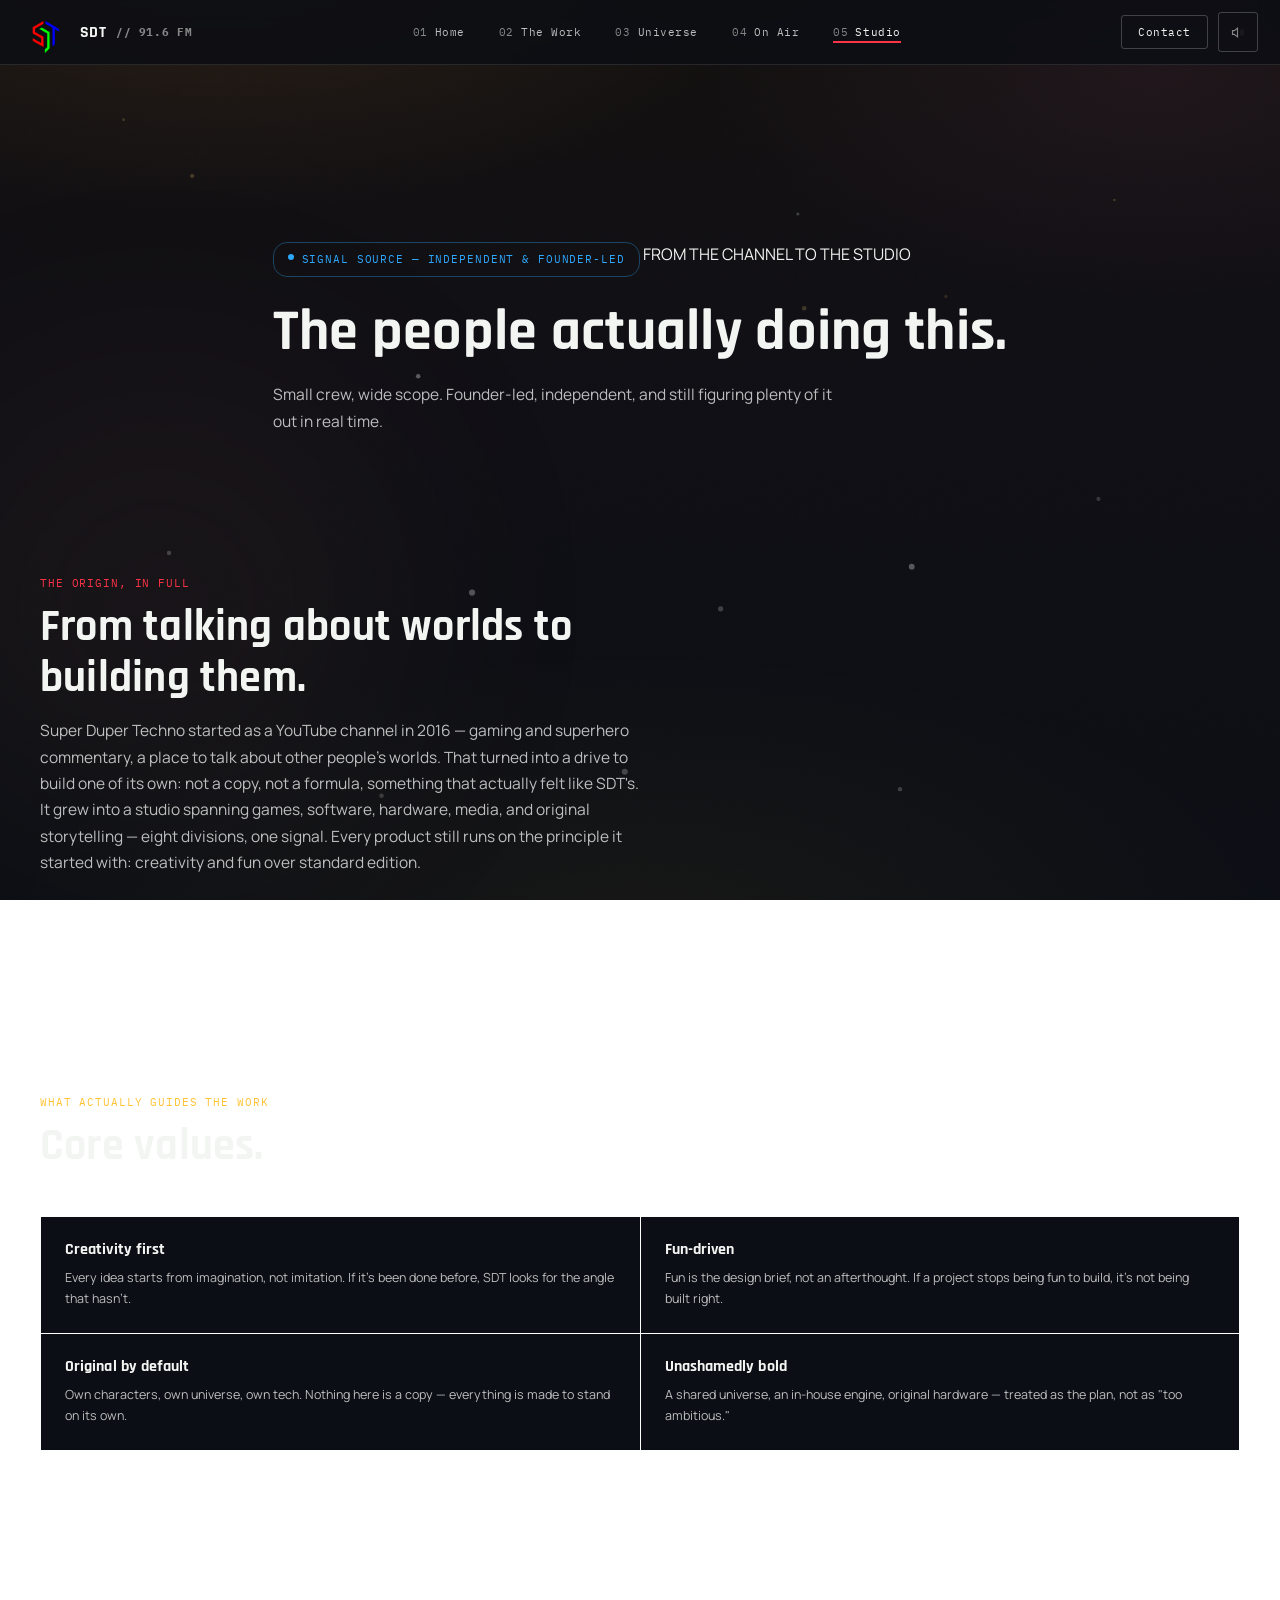
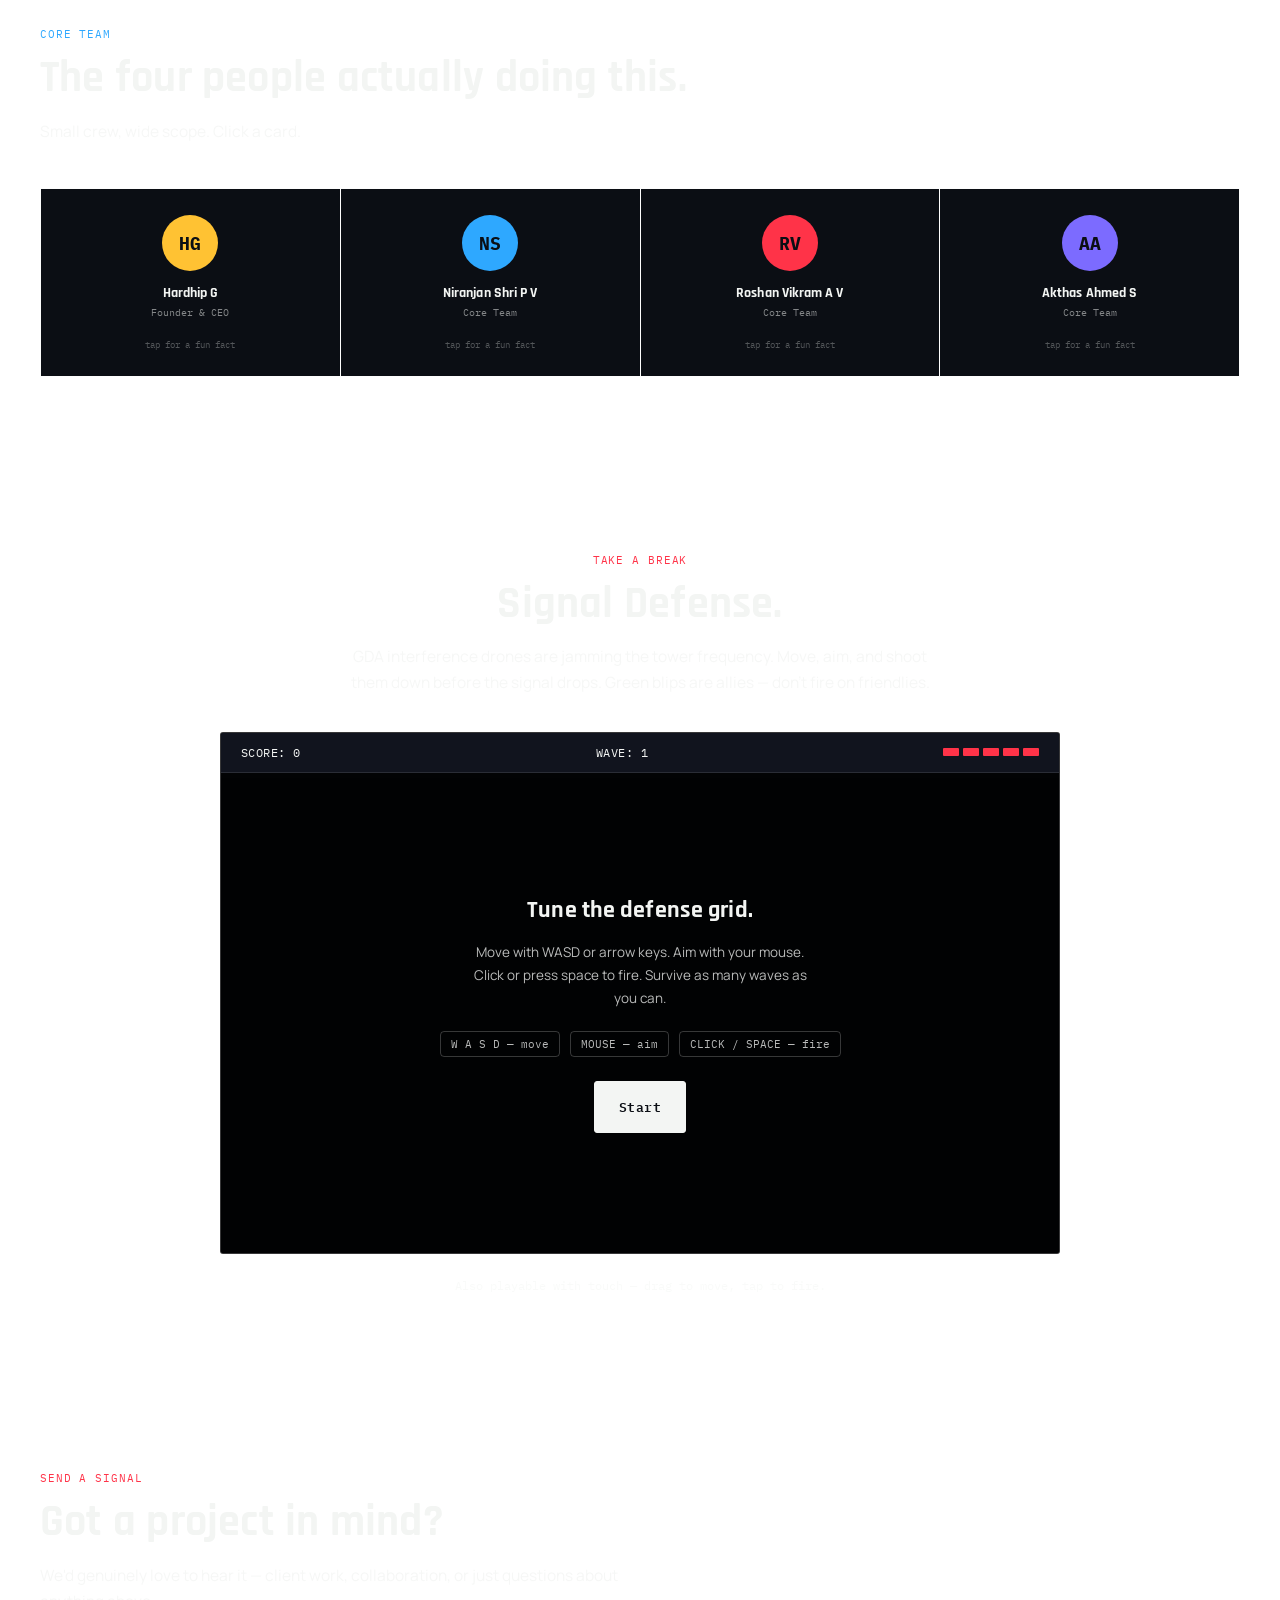
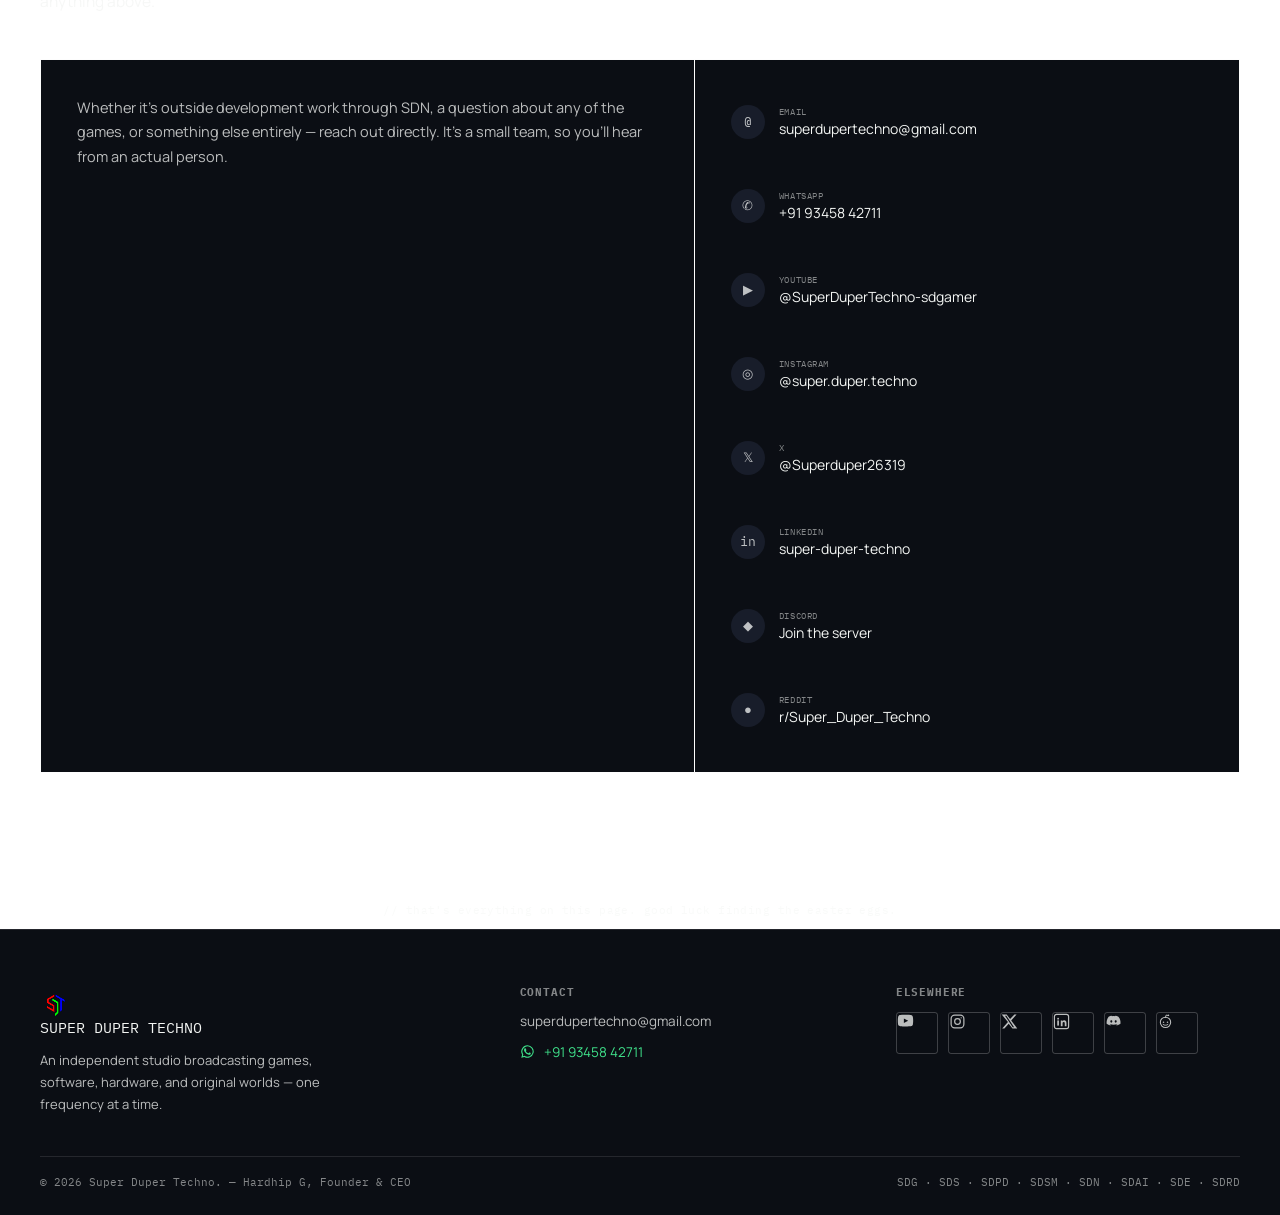
<file: studio.html>
<!DOCTYPE html>
<html lang="en">
<head>
<meta charset="UTF-8">
<meta name="viewport" content="width=device-width, initial-scale=1.0, viewport-fit=cover">
<meta name="theme-color" content="#0b0e14">
<title>The Studio — Super Duper Techno</title>
<meta name="description" content="The crew behind Super Duper Techno — origin, values, and how to reach us.">
<link rel="canonical" href="https://superdupertechno.com/studio.html">
<link rel="icon" type="image/png" sizes="32x32" href="assets/favicon-32x32.png">
<link rel="icon" type="image/png" sizes="16x16" href="assets/favicon-16x16.png">
<link rel="shortcut icon" href="assets/favicon.ico">
<link rel="apple-touch-icon" sizes="180x180" href="assets/apple-touch-icon.png">
<link rel="icon" type="image/png" sizes="192x192" href="assets/android-chrome-192x192.png">
<link rel="icon" type="image/png" sizes="512x512" href="assets/android-chrome-512x512.png">
<link rel="manifest" href="assets/site.webmanifest">
<meta property="og:type" content="website">
<meta property="og:site_name" content="Super Duper Techno">
<meta property="og:title" content="The Studio — Super Duper Techno">
<meta property="og:description" content="The crew behind Super Duper Techno — origin, values, and how to reach us.">
<meta property="og:url" content="https://superdupertechno.com/studio.html">
<meta property="og:image" content="https://superdupertechno.com/assets/sdt-color.png">
<meta name="twitter:card" content="summary_large_image">
<meta name="twitter:title" content="The Studio — Super Duper Techno">
<meta name="twitter:description" content="The crew behind Super Duper Techno — origin, values, and how to reach us.">
<meta name="twitter:image" content="https://superdupertechno.com/assets/sdt-color.png">
<link rel="stylesheet" href="css/base.css">
<style>
  header.hero{min-height:44vh;display:flex;flex-direction:column;justify-content:center;padding:140px 0 40px;}
  .hero h1{font-size:clamp(34px,6vw,58px);max-width:780px;}
  .hero p.tagline{font-size:15.5px;max-width:580px;margin-top:16px;color:var(--dim);}
  .transmit-badge{display:inline-flex;align-items:center;gap:8px;font-family:'IBM Plex Mono';font-size:11px;letter-spacing:0.08em;
    color:var(--cool);border:1px solid rgba(46,168,255,0.35);padding:8px 14px;border-radius:14px;margin-bottom:22px;
    max-width:100%;white-space:normal;line-height:1.5;}
  .transmit-badge .blink{width:6px;height:6px;border-radius:50%;background:var(--cool);animation:tbBlink 1.4s ease-in-out infinite;flex:none;margin-top:3px;align-self:flex-start;}
  @media(max-width:420px){.transmit-badge{font-size:9.5px;letter-spacing:0.05em;}}
  @keyframes tbBlink{0%,100%{opacity:1;}50%{opacity:0.15;}}

  .val-grid{display:grid;grid-template-columns:1fr;gap:1px;background:var(--line);border:1px solid var(--line);}
  @media(min-width:700px){.val-grid{grid-template-columns:repeat(2,1fr);}}
  .val-card{background:var(--void);padding:24px;}
  .val-card h4{font-size:15.5px;margin-bottom:8px;}
  .val-card p{font-size:12.5px;}

  .team-grid{display:grid;grid-template-columns:1fr;gap:1px;background:var(--line);border:1px solid var(--line);}
  @media(min-width:640px){.team-grid{grid-template-columns:repeat(2,1fr);}}
  @media(min-width:980px){.team-grid{grid-template-columns:repeat(4,1fr);}}
  .team-card{background:var(--void);padding:26px;text-align:center;cursor:pointer;min-height:44px;}
  .team-card .avatar{width:56px;height:56px;border-radius:50%;display:flex;align-items:center;justify-content:center;
    font-weight:700;font-size:18px;color:var(--void);margin:0 auto 14px;font-family:'IBM Plex Mono';position:relative;}
  .team-card .avatar::after{content:'';position:absolute;inset:-5px;border-radius:50%;border:1.5px solid currentColor;
    opacity:0;transform:scale(0.85);transition:opacity .3s ease, transform .3s ease;color:inherit;}
  .team-card:hover .avatar::after, .team-card.flipped .avatar::after{opacity:0.5;transform:scale(1);}
  .team-card h4{font-size:14px;margin-bottom:4px;}
  .team-card .role{font-family:'IBM Plex Mono';font-size:10px;color:var(--dim-2);margin-bottom:10px;}
  .team-card .fun{font-family:'IBM Plex Mono';font-size:12px;color:var(--cool);opacity:0;max-height:0;overflow:hidden;transition:.25s;}
  .team-card.flipped .fun{opacity:1;max-height:60px;margin-top:6px;}
  .team-card .hint{font-family:'IBM Plex Mono';font-size:9px;color:var(--dim-2);margin-top:10px;opacity:0.6;}

  .contact-block{display:grid;grid-template-columns:1fr;gap:1px;background:var(--line);border:1px solid var(--line);}
  @media(min-width:760px){.contact-block{grid-template-columns:1.2fr 1fr;}}
  .contact-copy{background:var(--void);padding:36px;}
  .contact-links{background:var(--void);padding:20px;}
  .signal-row{display:flex;align-items:center;gap:14px;padding:16px 16px;border-radius:8px;transition:background .2s;min-height:52px;}
  .signal-row:hover, .signal-row:active{background:var(--panel-2);}
  .signal-row .sr-icon{width:34px;height:34px;border-radius:50%;background:var(--panel-2);display:flex;align-items:center;
    justify-content:center;flex:none;font-family:'IBM Plex Mono';font-size:13px;color:var(--dim);}
  .signal-row:hover .sr-icon{color:var(--hot);}
  .signal-row .sr-text{display:flex;flex-direction:column;gap:2px;min-width:0;}
  .signal-row .sr-label{font-family:'IBM Plex Mono';font-size:9px;letter-spacing:0.06em;text-transform:uppercase;color:var(--dim-2);}
  .signal-row .sr-value{font-size:14px;color:var(--paper);overflow:hidden;text-overflow:ellipsis;white-space:nowrap;}

  /* ============ ARCADE (merged) ============ */
  .game-wrap{max-width:840px;margin:0 auto;}
  .game-shell{position:relative;border:1px solid var(--line-strong);border-radius:var(--radius);overflow:hidden;background:#020304;}
  .game-hud{display:flex;justify-content:space-between;align-items:center;padding:12px 20px;
    font-family:'IBM Plex Mono';font-size:12px;border-bottom:1px solid var(--line);text-transform:uppercase;letter-spacing:0.04em;
    background:rgba(19,23,34,0.9);position:relative;z-index:3;}
  .game-hud .hp-bar{display:flex;gap:4px;}
  .game-hud .hp-bar span{width:16px;height:8px;background:var(--hot);border-radius:1px;}
  .game-hud .hp-bar span.lost{background:var(--line);}
  #gameCanvas{display:block;width:100%;height:min(480px, 68vh);min-height:320px;touch-action:none;cursor:none;}
  .game-overlay{position:absolute;inset:0;top:45px;background:rgba(2,3,4,0.94);display:flex;flex-direction:column;
    align-items:center;justify-content:center;gap:16px;text-align:center;padding:30px;z-index:5;}
  .game-overlay h3{font-size:24px;}
  .game-overlay p{font-size:13.5px;max-width:340px;}
  .kbd-row{display:flex;gap:10px;flex-wrap:wrap;justify-content:center;margin-top:6px;}
  .kbd{font-family:'IBM Plex Mono';font-size:10.5px;border:1px solid var(--line-strong);border-radius:4px;padding:5px 10px;color:var(--dim);}
  .controls-note{text-align:center;margin-top:22px;font-family:'IBM Plex Mono';font-size:11.5px;color:var(--dim-2);}

  .goodluck{text-align:center;padding:40px 0 10px;font-family:'IBM Plex Mono';font-size:11px;color:var(--dim-2);letter-spacing:0.04em;}
</style>
</head>
<body data-theme="studio">

<main>
<header class="hero">
  <div class="wrap">
    <div class="transmit-badge reveal in"><span class="blink"></span>SIGNAL SOURCE — INDEPENDENT &amp; FOUNDER-LED</div>
    <span class="freq-num reveal in">FROM THE CHANNEL TO THE STUDIO</span>
    <h1 class="reveal in">The people actually doing this.</h1>
    <p class="tagline reveal in">Small crew, wide scope. Founder-led, independent, and still figuring plenty of it out in real time.</p>
  </div>
</header>

<section style="padding-top:0;">
  <div class="wrap">
    <div class="head reveal">
      <span class="freq-num">THE ORIGIN, IN FULL</span>
      <h2>From talking about worlds to building them.</h2>
      <p class="lede">Super Duper Techno started as a YouTube channel in 2016 — gaming and superhero commentary, a place to talk about other people's worlds. That turned into a drive to build one of its own: not a copy, not a formula, something that actually felt like SDT's. It grew into a studio spanning games, software, hardware, media, and original storytelling — eight divisions, one signal. Every product still runs on the principle it started with: creativity and fun over standard edition.</p>
    </div>
  </div>
</section>

<section>
  <div class="wrap">
    <div class="head reveal">
      <span class="freq-num" style="color:var(--volt);">WHAT ACTUALLY GUIDES THE WORK</span>
      <h2>Core values.</h2>
    </div>
    <div class="deck-hint mono"><span class="arrow">←</span> swipe through <span class="arrow">→</span></div>
    <div class="val-grid deck-mobile">
      <div class="val-card reveal"><h4>Creativity first</h4><p>Every idea starts from imagination, not imitation. If it's been done before, SDT looks for the angle that hasn't.</p></div>
      <div class="val-card reveal"><h4>Fun-driven</h4><p>Fun is the design brief, not an afterthought. If a project stops being fun to build, it's not being built right.</p></div>
      <div class="val-card reveal"><h4>Original by default</h4><p>Own characters, own universe, own tech. Nothing here is a copy — everything is made to stand on its own.</p></div>
      <div class="val-card reveal"><h4>Unashamedly bold</h4><p>A shared universe, an in-house engine, original hardware — treated as the plan, not as "too ambitious."</p></div>
    </div>
  </div>
</section>

<section>
  <div class="wrap">
    <div class="head reveal">
      <span class="freq-num" style="color:var(--cool);">CORE TEAM</span>
      <h2>The four people actually doing this.</h2>
      <p class="lede">Small crew, wide scope. Click a card.</p>
    </div>
    <div class="deck-hint mono"><span class="arrow">←</span> meet the crew <span class="arrow">→</span></div>
    <div class="team-grid deck-mobile">
      <div class="team-card reveal" data-fun="Also plays every build before anyone else does.">
        <div class="avatar" style="background:var(--volt);">HG</div><h4>Hardhip G</h4><div class="role">Founder &amp; CEO</div>
        <div class="fun"></div><div class="hint">tap for a fun fact</div>
      </div>
      <div class="team-card reveal" data-fun="Keeps the whole build from falling over.">
        <div class="avatar" style="background:var(--cool);">NS</div><h4>Niranjan Shri P V</h4><div class="role">Core Team</div>
        <div class="fun"></div><div class="hint">tap for a fun fact</div>
      </div>
      <div class="team-card reveal" data-fun="Somehow always mid-refactor.">
        <div class="avatar" style="background:var(--hot);">RV</div><h4>Roshan Vikram A V</h4><div class="role">Core Team</div>
        <div class="fun"></div><div class="hint">tap for a fun fact</div>
      </div>
      <div class="team-card reveal" data-fun="Has opinions about every pixel, and is usually right.">
        <div class="avatar" style="background:var(--deep);">AA</div><h4>Akthas Ahmed S</h4><div class="role">Core Team</div>
        <div class="fun"></div><div class="hint">tap for a fun fact</div>
      </div>
    </div>
  </div>
</section>

<section id="arcade">
  <div class="wrap">
    <div class="head reveal" style="margin:0 auto 36px;text-align:center;">
      <span class="freq-num" style="color:var(--hot);">TAKE A BREAK</span>
      <h2>Signal Defense.</h2>
      <p class="lede" style="margin-left:auto;margin-right:auto;">GDA interference drones are jamming the tower frequency. Move, aim, and shoot them down before the signal drops. Green blips are allies — don't fire on friendlies.</p>
    </div>
    <div class="game-wrap">
      <div class="game-shell reveal">
        <div class="game-hud">
          <span>SCORE: <span id="gScore">0</span></span>
          <span>WAVE: <span id="gWave">1</span></span>
          <div class="hp-bar" id="hpBar"></div>
        </div>
        <canvas id="gameCanvas"></canvas>

        <div class="game-overlay" id="gStart">
          <h3>Tune the defense grid.</h3>
          <p>Move with WASD or arrow keys. Aim with your mouse. Click or press space to fire. Survive as many waves as you can.</p>
          <div class="kbd-row">
            <span class="kbd">W A S D — move</span>
            <span class="kbd">MOUSE — aim</span>
            <span class="kbd">CLICK / SPACE — fire</span>
          </div>
          <button class="btn pri" id="gStartBtn" style="margin-top:8px;">Start</button>
        </div>

        <div class="game-overlay" id="gOver" style="display:none;">
          <h3 id="gRank">Signal Lost</h3>
          <p id="gFinal">Final score: 0</p>
          <button class="btn pri" id="gRetryBtn">Try again</button>
        </div>
      </div>
      <p class="controls-note reveal">Also playable with touch — drag to move, tap to fire.</p>
    </div>
  </div>
</section>

<section id="contact">
  <div class="wrap">
    <div class="head reveal">
      <span class="freq-num" style="color:var(--hot);">SEND A SIGNAL</span>
      <h2>Got a project in mind?</h2>
      <p class="lede">We'd genuinely love to hear it — client work, collaboration, or just questions about anything above.</p>
    </div>
    <div class="contact-block reveal">
      <div class="contact-copy">
        <p style="font-size:14.5px;">Whether it's outside development work through SDN, a question about any of the games, or something else entirely — reach out directly. It's a small team, so you'll hear from an actual person.</p>
      </div>
      <div class="contact-links">
        <a class="signal-row" href="mailto:superdupertechno@gmail.com">
          <span class="sr-icon">@</span>
          <span class="sr-text"><span class="sr-label mono">Email</span><span class="sr-value">superdupertechno@gmail.com</span></span>
        </a>
        <a class="signal-row" href="https://wa.me/919345842711?text=Hey%20SDT!" target="_blank" rel="noopener">
          <span class="sr-icon">✆</span>
          <span class="sr-text"><span class="sr-label mono">WhatsApp</span><span class="sr-value">+91 93458 42711</span></span>
        </a>
        <a class="signal-row" href="https://www.youtube.com/@SuperDuperTechno-sdgamer" target="_blank" rel="noopener">
          <span class="sr-icon">▶</span>
          <span class="sr-text"><span class="sr-label mono">YouTube</span><span class="sr-value">@SuperDuperTechno-sdgamer</span></span>
        </a>
        <a class="signal-row" href="https://instagram.com/super.duper.techno" target="_blank" rel="noopener">
          <span class="sr-icon">◎</span>
          <span class="sr-text"><span class="sr-label mono">Instagram</span><span class="sr-value">@super.duper.techno</span></span>
        </a>
        <a class="signal-row" href="https://x.com/Superduper26319" target="_blank" rel="noopener">
          <span class="sr-icon">𝕏</span>
          <span class="sr-text"><span class="sr-label mono">X</span><span class="sr-value">@Superduper26319</span></span>
        </a>
        <a class="signal-row" href="https://linkedin.com/company/super-duper-techno" target="_blank" rel="noopener">
          <span class="sr-icon">in</span>
          <span class="sr-text"><span class="sr-label mono">LinkedIn</span><span class="sr-value">super-duper-techno</span></span>
        </a>
        <a class="signal-row" href="https://discord.gg/QkQP4ntBXq" target="_blank" rel="noopener">
          <span class="sr-icon">◆</span>
          <span class="sr-text"><span class="sr-label mono">Discord</span><span class="sr-value">Join the server</span></span>
        </a>
        <a class="signal-row" href="https://www.reddit.com/r/Super_Duper_Techno/" target="_blank" rel="noopener">
          <span class="sr-icon">●</span>
          <span class="sr-text"><span class="sr-label mono">Reddit</span><span class="sr-value">r/Super_Duper_Techno</span></span>
        </a>
      </div>
    </div>
  </div>
</section>

<p class="goodluck reveal">// that's everything on this page. good luck finding the easter eggs.</p>
</main>

<script src="js/shared.js"></script>
<script>
  document.querySelectorAll('.team-card').forEach(card=>{
    card.addEventListener('click', ()=>{
      const flipped = card.classList.toggle('flipped');
      const fun = card.querySelector('.fun');
      fun.textContent = flipped ? card.dataset.fun : '';
    });
  });

  /* ============ SIGNAL DEFENSE (merged arcade game) ============ */
  (function(){
    const canvas = document.getElementById('gameCanvas');
    const ctx = canvas.getContext('2d');
    const scoreEl = document.getElementById('gScore');
    const waveEl = document.getElementById('gWave');
    const hpBar = document.getElementById('hpBar');
    const startOv = document.getElementById('gStart');
    const overOv = document.getElementById('gOver');
    const rankEl = document.getElementById('gRank');
    const finalEl = document.getElementById('gFinal');

    let W, H, dpr;
    function size(){
      dpr = Math.min(window.devicePixelRatio||1, 2);
      W = canvas.clientWidth; H = canvas.clientHeight;
      canvas.width = W*dpr; canvas.height = H*dpr;
      ctx.setTransform(dpr,0,0,dpr,0,0);
    }
    window.addEventListener('resize', size);

    const MAX_HP = 5;
    let state = 'idle';
    let score = 0, wave = 1, hp = MAX_HP;
    let player, bullets, enemyBullets, enemies, particles, keys, mouse, waveTimer, spawnQueue, t;

    function resetHpBar(){
      hpBar.innerHTML = '';
      for(let i=0;i<MAX_HP;i++) hpBar.appendChild(document.createElement('span'));
      updateHpBar();
    }
    function updateHpBar(){
      [...hpBar.children].forEach((s,i)=> s.classList.toggle('lost', i >= hp));
    }

    function reset(){
      size();
      player = { x: W/2, y: H-56, r: 13, speed: 3.6, cooldown: 0 };
      bullets = []; enemyBullets = []; enemies = []; particles = [];
      keys = {}; mouse = { x: W/2, y: H/2, down:false };
      score = 0; wave = 1; hp = MAX_HP; t = 0;
      scoreEl.textContent = '0'; waveEl.textContent = '1';
      resetHpBar();
      queueWave();
    }

    function queueWave(){
      const count = 4 + wave * 2;
      spawnQueue = [];
      for(let i=0;i<count;i++){
        const isAlly = Math.random() < 0.16;
        spawnQueue.push({ delay: i * (46 - Math.min(wave*2, 26)), isAlly, hp: isAlly ? 1 : (1 + Math.floor(wave/3)) });
      }
      waveTimer = 0;
    }

    function spawnEnemy(cfg){
      enemies.push({
        x: 40 + Math.random()*(W-80), y: -30,
        vx: (Math.random()-0.5)*0.6, vy: 0.55 + Math.random()*0.35 + wave*0.05,
        r: cfg.isAlly ? 14 : 16, isAlly: cfg.isAlly, hp: cfg.hp, maxHp: cfg.hp,
        shootCd: 60 + Math.random()*80, phase: Math.random()*Math.PI*2,
      });
    }

    function popParticles(x,y,color,n){
      for(let i=0;i<n;i++){
        const a = Math.random()*Math.PI*2, sp = 1+Math.random()*3;
        particles.push({x,y,vx:Math.cos(a)*sp,vy:Math.sin(a)*sp,life:24+Math.random()*14,color});
      }
    }

    function shoot(){
      const dx = mouse.x - player.x, dy = mouse.y - player.y;
      const d = Math.hypot(dx,dy) || 1;
      bullets.push({ x: player.x, y: player.y, vx: dx/d*8, vy: dy/d*8, r:3.5 });
      if(window.SFX) SFX.shoot();
    }

    function update(){
      t++;
      let mx=0,my=0;
      if(keys['w']||keys['arrowup']) my -= 1;
      if(keys['s']||keys['arrowdown']) my += 1;
      if(keys['a']||keys['arrowleft']) mx -= 1;
      if(keys['d']||keys['arrowright']) mx += 1;
      const mlen = Math.hypot(mx,my) || 1;
      player.x += (mx/mlen)*player.speed;
      player.y += (my/mlen)*player.speed;
      player.x = Math.max(16, Math.min(W-16, player.x));
      player.y = Math.max(H*0.45, Math.min(H-20, player.y));

      if(player.cooldown>0) player.cooldown--;
      if((mouse.down || keys[' ']) && player.cooldown<=0){ shoot(); player.cooldown = 8; }

      if(spawnQueue.length){
        waveTimer++;
        while(spawnQueue.length && spawnQueue[0].delay <= waveTimer) spawnEnemy(spawnQueue.shift());
      } else if(enemies.length===0 && state==='playing'){
        wave++; waveEl.textContent = wave; queueWave();
      }

      bullets.forEach(b=>{ b.x+=b.vx; b.y+=b.vy; });
      bullets = bullets.filter(b=> b.x>-10 && b.x<W+10 && b.y>-10 && b.y<H+10);
      enemyBullets.forEach(b=>{ b.x+=b.vx; b.y+=b.vy; });
      enemyBullets = enemyBullets.filter(b=> b.x>-10 && b.x<W+10 && b.y>-10 && b.y<H+10);

      enemies.forEach(e=>{
        e.phase += 0.05;
        e.x += e.vx + Math.sin(e.phase)*0.4;
        e.y += e.vy;
        e.x = Math.max(20, Math.min(W-20, e.x));
        if(!e.isAlly){
          e.shootCd--;
          if(e.shootCd<=0 && e.y>0 && e.y<H*0.75){
            const dx=player.x-e.x, dy=player.y-e.y, d=Math.hypot(dx,dy)||1;
            enemyBullets.push({x:e.x,y:e.y,vx:dx/d*3.4,vy:dy/d*3.4,r:3});
            e.shootCd = 90 + Math.random()*70 - wave*3;
          }
        }
      });
      enemies = enemies.filter(e=>{
        if(e.y > H+30){
          if(!e.isAlly){ hp--; updateHpBar(); popParticles(e.x, H-20, '#ff3348', 10); if(window.SFX) SFX.hit(); if(hp<=0) endGame(); }
          return false;
        }
        return true;
      });

      for(let i=enemies.length-1;i>=0;i--){
        const e = enemies[i];
        for(let j=bullets.length-1;j>=0;j--){
          const b = bullets[j];
          if(Math.hypot(b.x-e.x,b.y-e.y) < e.r+b.r){
            bullets.splice(j,1);
            if(e.isAlly){
              score = Math.max(0, score-30);
              popParticles(e.x,e.y,'#3fe08a',14);
              enemies.splice(i,1);
              if(window.SFX) SFX.hit();
            } else {
              e.hp--;
              popParticles(b.x,b.y,'#ffc233',5);
              if(e.hp<=0){
                score += 10 * wave;
                popParticles(e.x,e.y,'#ff3348',16);
                enemies.splice(i,1);
                if(window.SFX) SFX.explode();
              }
            }
            scoreEl.textContent = score;
            break;
          }
        }
      }

      for(let j=enemyBullets.length-1;j>=0;j--){
        const b = enemyBullets[j];
        if(Math.hypot(b.x-player.x,b.y-player.y) < player.r+b.r){
          enemyBullets.splice(j,1);
          hp--; updateHpBar();
          popParticles(player.x,player.y,'#ff3348',14);
          if(window.SFX) SFX.hit();
          if(hp<=0) endGame();
        }
      }

      particles.forEach(p=>{ p.x+=p.vx; p.y+=p.vy; p.vx*=0.94; p.vy*=0.94; p.life--; });
      particles = particles.filter(p=>p.life>0);
    }

    function draw(){
      ctx.clearRect(0,0,W,H);
      ctx.strokeStyle = 'rgba(238,241,238,0.04)';
      ctx.lineWidth = 1;
      for(let x=0;x<W;x+=40){ ctx.beginPath(); ctx.moveTo(x,0); ctx.lineTo(x,H); ctx.stroke(); }
      for(let y=0;y<H;y+=40){ ctx.beginPath(); ctx.moveTo(0,y); ctx.lineTo(W,y); ctx.stroke(); }

      particles.forEach(p=>{
        ctx.globalAlpha = Math.max(p.life/30,0);
        ctx.fillStyle = p.color;
        ctx.beginPath(); ctx.arc(p.x,p.y,2.2,0,Math.PI*2); ctx.fill();
      });
      ctx.globalAlpha = 1;

      ctx.fillStyle = '#ff3348';
      enemyBullets.forEach(b=>{ ctx.beginPath(); ctx.arc(b.x,b.y,b.r,0,Math.PI*2); ctx.fill(); });

      ctx.fillStyle = '#ffc233';
      bullets.forEach(b=>{ ctx.beginPath(); ctx.arc(b.x,b.y,b.r,0,Math.PI*2); ctx.fill(); });

      enemies.forEach(e=>{
        ctx.save();
        ctx.translate(e.x,e.y);
        if(e.isAlly){
          ctx.strokeStyle = '#3fe08a'; ctx.lineWidth = 2;
          ctx.beginPath(); ctx.arc(0,0,e.r,0,Math.PI*2); ctx.stroke();
          ctx.fillStyle = 'rgba(63,224,138,0.15)'; ctx.fill();
          ctx.fillStyle = '#3fe08a'; ctx.font = '14px sans-serif'; ctx.textAlign='center'; ctx.textBaseline='middle';
          ctx.fillText('◆', 0, 1);
        } else {
          const pulse = 1 + Math.sin(t*0.2+e.phase)*0.06;
          ctx.rotate(t*0.03);
          ctx.strokeStyle = '#ff3348'; ctx.lineWidth = 2;
          ctx.beginPath();
          for(let i=0;i<6;i++){
            const a = (i/6)*Math.PI*2;
            const rr = e.r*pulse;
            const px = Math.cos(a)*rr, py = Math.sin(a)*rr;
            i===0? ctx.moveTo(px,py) : ctx.lineTo(px,py);
          }
          ctx.closePath(); ctx.stroke();
          ctx.fillStyle = 'rgba(255,51,72,0.15)'; ctx.fill();
          if(e.maxHp>1){
            ctx.fillStyle = '#ff3348'; ctx.font='10px monospace'; ctx.textAlign='center'; ctx.textBaseline='middle';
            ctx.rotate(-t*0.03);
            ctx.fillText(e.hp, 0, 0);
          }
        }
        ctx.restore();
      });

      const ang = Math.atan2(mouse.y-player.y, mouse.x-player.x);
      ctx.save();
      ctx.translate(player.x, player.y);
      ctx.rotate(ang);
      ctx.fillStyle = '#eef1ee';
      ctx.beginPath();
      ctx.moveTo(16,0); ctx.lineTo(-10,9); ctx.lineTo(-5,0); ctx.lineTo(-10,-9);
      ctx.closePath(); ctx.fill();
      ctx.strokeStyle = '#2ea8ff'; ctx.lineWidth=1.5; ctx.stroke();
      ctx.restore();

      ctx.strokeStyle = 'rgba(46,168,255,0.6)'; ctx.lineWidth=1.3;
      ctx.beginPath(); ctx.arc(mouse.x,mouse.y,9,0,Math.PI*2); ctx.stroke();
    }

    function loop(){
      if(state==='playing'){ update(); draw(); }
      requestAnimationFrame(loop);
    }

    function endGame(){
      state = 'over';
      let rank = 'Static Cadet';
      if(score>=1200) rank='Frequency Legend';
      else if(score>=600) rank='Signal Ace';
      else if(score>=250) rank='Field Operator';
      rankEl.textContent = rank;
      finalEl.textContent = `Final score: ${score} — reached wave ${wave}`;
      overOv.style.display = 'flex';
    }

    function start(){
      reset();
      state = 'playing';
      startOv.style.display = 'none';
      overOv.style.display = 'none';
    }

    window.addEventListener('keydown', e=>{ keys[e.key.toLowerCase()]=true; if(e.key===' ') e.preventDefault(); });
    window.addEventListener('keyup', e=>{ keys[e.key.toLowerCase()]=false; });
    canvas.addEventListener('mousemove', e=>{
      const r = canvas.getBoundingClientRect();
      mouse.x = e.clientX - r.left; mouse.y = e.clientY - r.top;
    });
    canvas.addEventListener('mousedown', ()=> mouse.down = true);
    window.addEventListener('mouseup', ()=> mouse.down = false);
    canvas.addEventListener('touchmove', e=>{
      e.preventDefault();
      const r = canvas.getBoundingClientRect();
      const touch = e.touches[0];
      mouse.x = touch.clientX - r.left; mouse.y = touch.clientY - r.top;
      player && (player.x = mouse.x, player.y = Math.min(mouse.y, H-20));
    }, {passive:false});
    canvas.addEventListener('touchstart', ()=>{ mouse.down = true; }, {passive:true});
    canvas.addEventListener('touchend', ()=> mouse.down = false);

    document.getElementById('gStartBtn').addEventListener('click', start);
    document.getElementById('gRetryBtn').addEventListener('click', start);

    size();
    resetHpBar();
    requestAnimationFrame(loop);
  })();
</script>
</body>
</html>
</file>
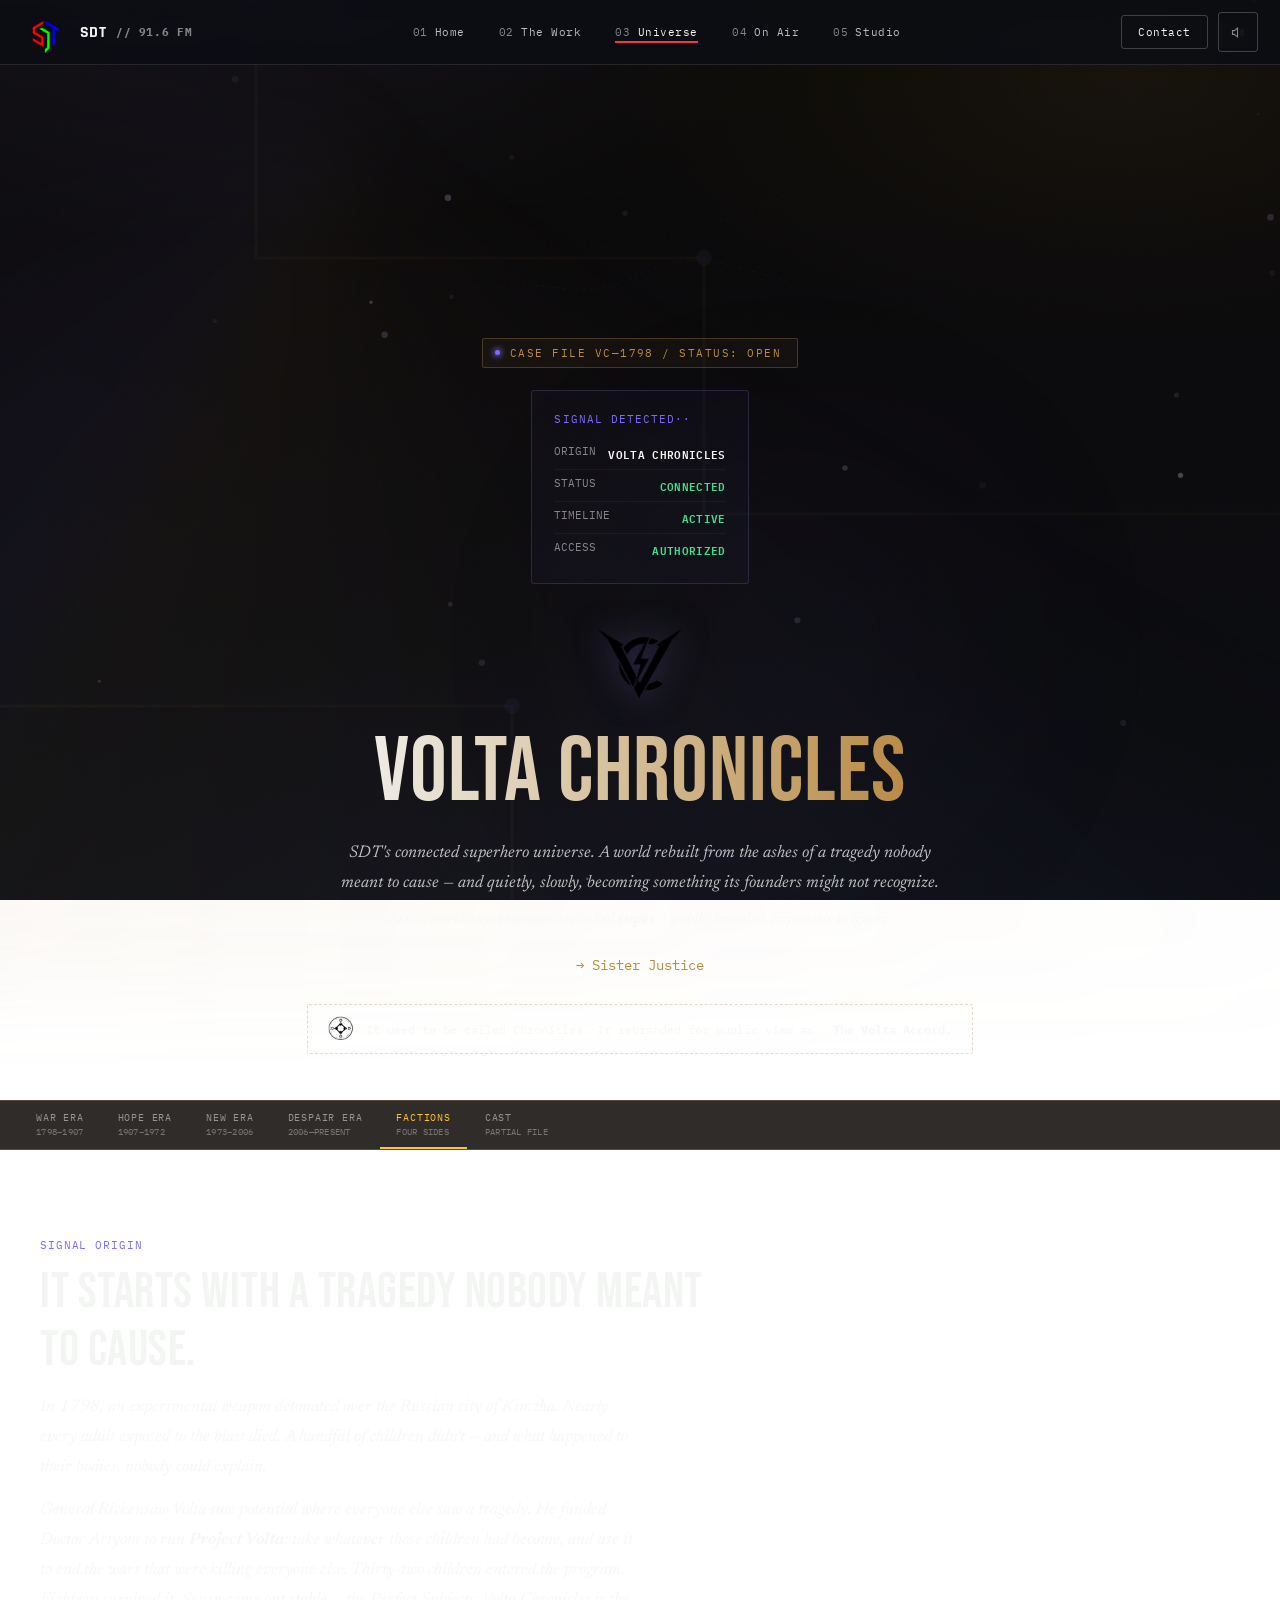
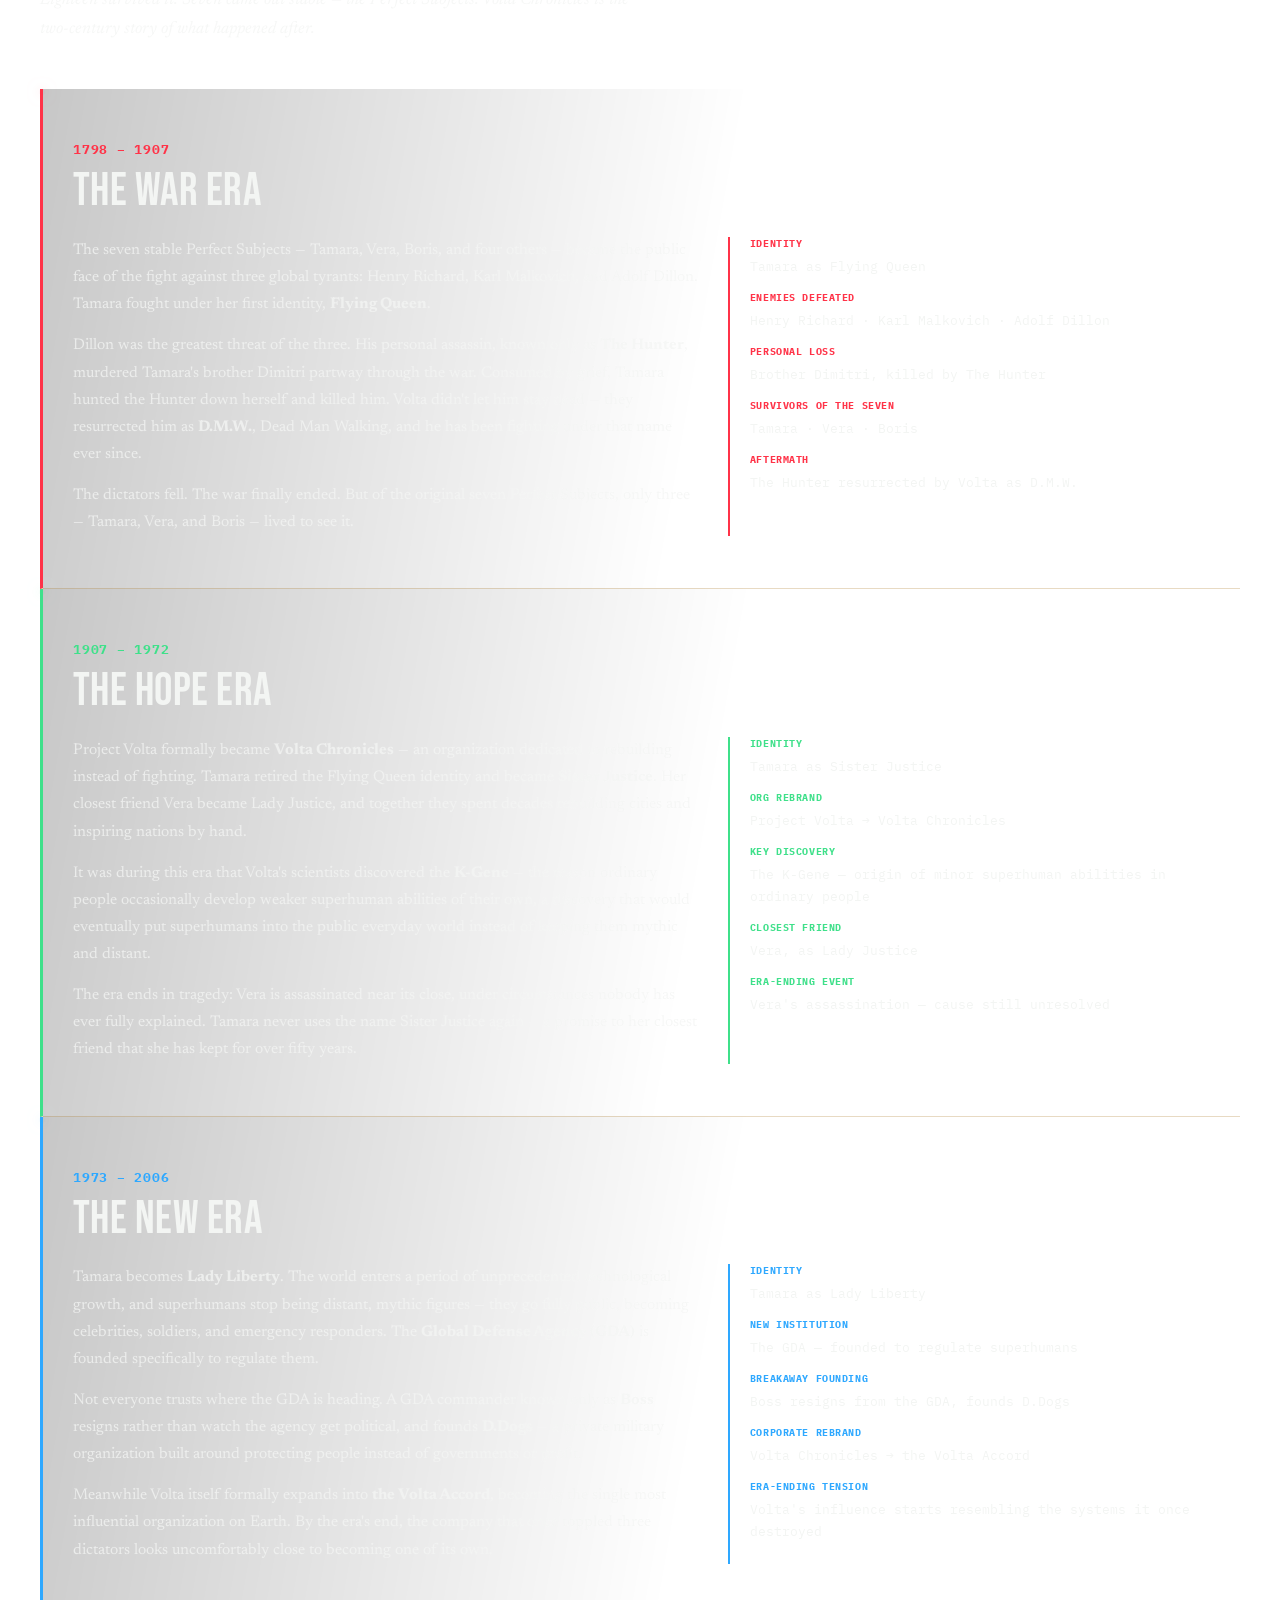
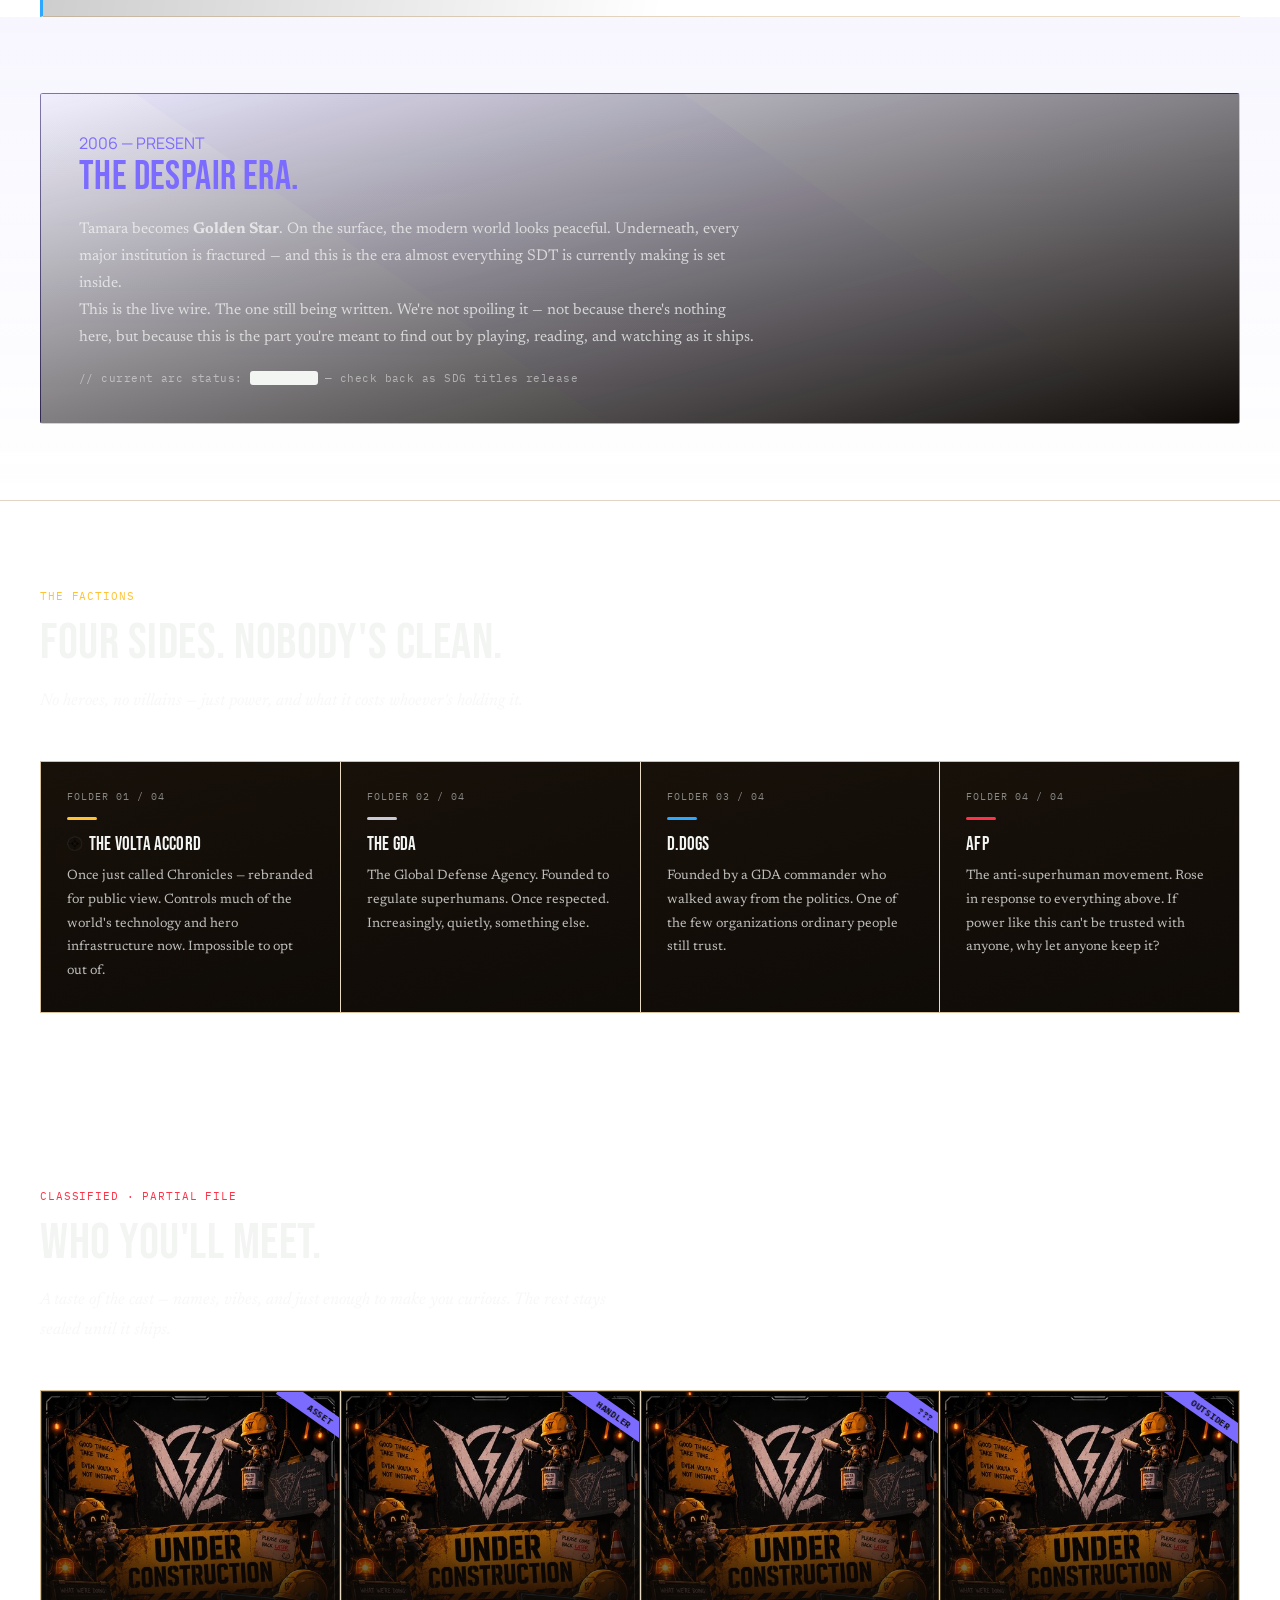
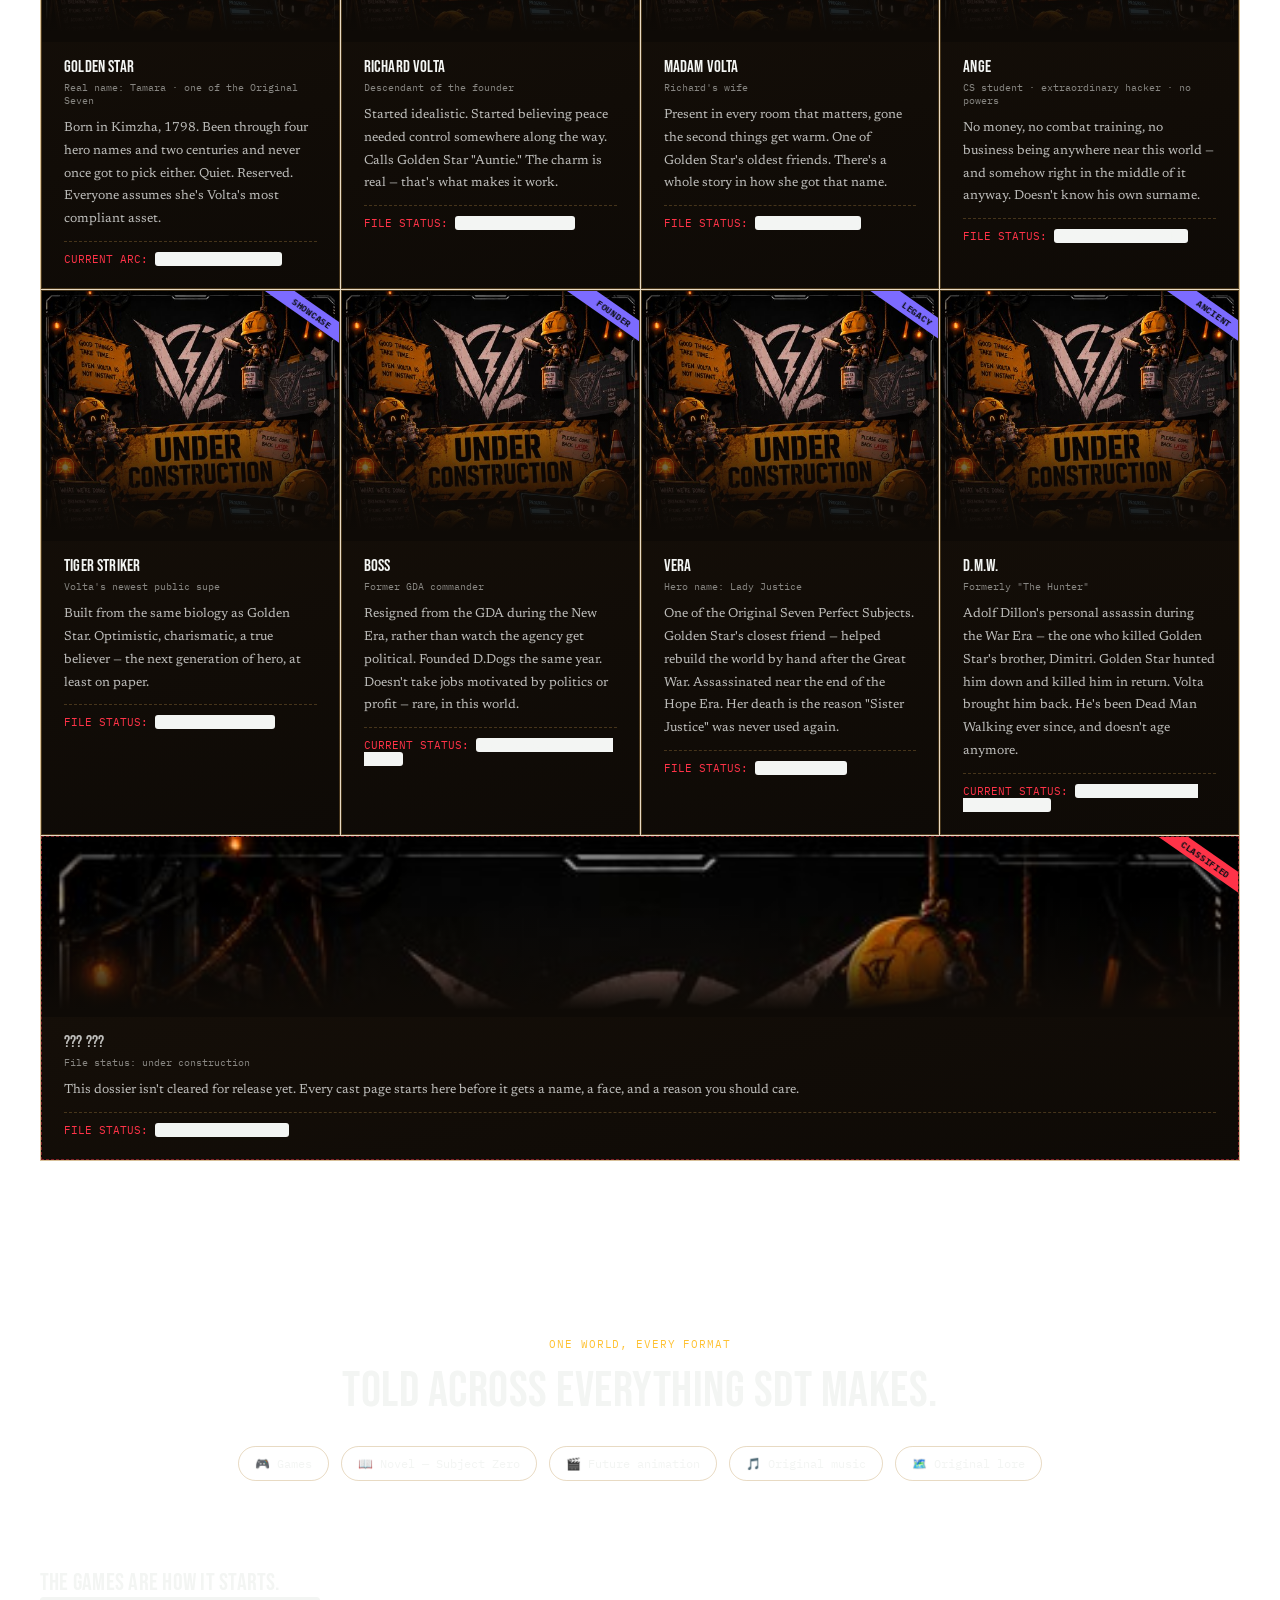
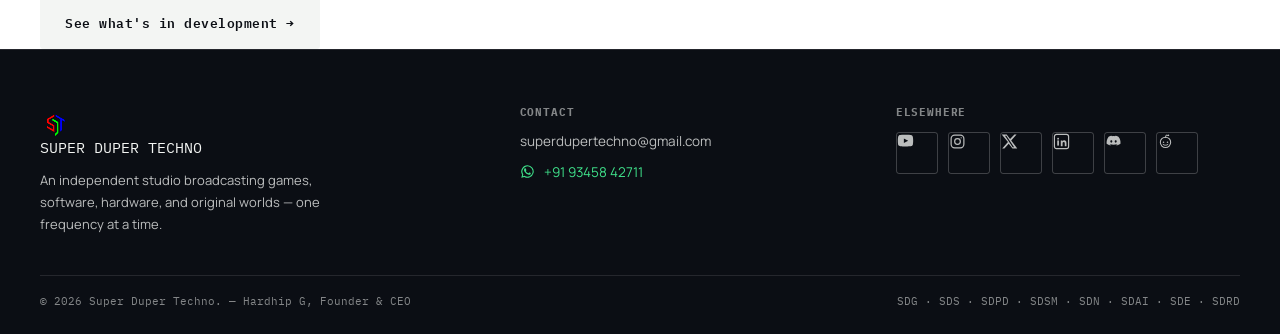
<file: universe.html>
<!DOCTYPE html>
<html lang="en">
<head>
<meta charset="UTF-8">
<meta name="viewport" content="width=device-width, initial-scale=1.0, viewport-fit=cover">
<meta name="theme-color" content="#0b0e14">
<title>Volta Chronicles — Original Superhero Universe | Super Duper Techno</title>
<meta name="description" content="Volta Chronicles: an original superhero universe spanning two centuries — the War, Hope, and New Eras, and the sealed present-day Despair Era. Games, novels, and animation from Super Duper Techno.">
<meta name="keywords" content="Volta Chronicles, Volta Accord, Super Duper Techno, SDT, original superhero universe, Golden Star, indie game studio universe, superhero novel, Subject Zero, K-Gene, GDA, D.Dogs, supes universe">
<meta name="author" content="Super Duper Techno">
<link rel="canonical" href="https://superdupertechno.com/universe.html">
<link rel="icon" type="image/png" sizes="32x32" href="assets/favicon-32x32.png">
<link rel="icon" type="image/png" sizes="16x16" href="assets/favicon-16x16.png">
<link rel="shortcut icon" href="assets/favicon.ico">
<link rel="apple-touch-icon" sizes="180x180" href="assets/apple-touch-icon.png">
<link rel="icon" type="image/png" sizes="192x192" href="assets/android-chrome-192x192.png">
<link rel="icon" type="image/png" sizes="512x512" href="assets/android-chrome-512x512.png">
<link rel="manifest" href="assets/site.webmanifest">
<meta property="og:type" content="website">
<meta property="og:site_name" content="Super Duper Techno">
<meta property="og:title" content="Volta Chronicles — Original Superhero Universe">
<meta property="og:description" content="Two centuries of history. Four factions. Nobody's clean. Volta Chronicles is SDT's original superhero universe — the connective tissue behind every game, novel, and world SDT builds.">
<meta property="og:url" content="https://superdupertechno.com/universe.html">
<meta property="og:image" content="https://superdupertechno.com/assets/chronicles-mark.png">
<meta name="twitter:card" content="summary_large_image">
<meta name="twitter:title" content="Volta Chronicles — Original Superhero Universe">
<meta name="twitter:description" content="Two centuries of history. Four factions. Nobody's clean. Volta Chronicles is SDT's original superhero universe.">
<meta name="twitter:image" content="https://superdupertechno.com/assets/chronicles-mark.png">
<script type="application/ld+json">
{
  "@context": "https://schema.org",
  "@type": "CreativeWorkSeries",
  "name": "Volta Chronicles",
  "alternateName": "The Volta Accord",
  "url": "https://superdupertechno.com/universe.html",
  "image": "https://superdupertechno.com/assets/chronicles-mark.png",
  "description": "Volta Chronicles is Super Duper Techno's original superhero universe, spanning the War Era, the Hope Era, the New Era, and the present-day Despair Era, told across games, novels, and animation.",
  "genre": ["Superhero fiction", "Science fiction"],
  "creator": { "@type": "Organization", "name": "Super Duper Techno", "url": "https://superdupertechno.com/" },
  "publisher": { "@type": "Organization", "name": "Super Duper Techno", "url": "https://superdupertechno.com/" }
}
</script>
<script type="application/ld+json">
{
  "@context": "https://schema.org",
  "@type": "BreadcrumbList",
  "itemListElement": [
    { "@type": "ListItem", "position": 1, "name": "Home", "item": "https://superdupertechno.com/" },
    { "@type": "ListItem", "position": 2, "name": "Volta Chronicles", "item": "https://superdupertechno.com/universe.html" }
  ]
}
</script>
<link rel="stylesheet" href="css/base.css">
<style>
  /* =========================================================
     UNIVERSE — "THE ARCHIVE"
     Every other page on this site is a broadcast: cold void,
     tech-sans type, blue/green signal colors. Volta Chronicles
     is the opposite motion — a sealed case file being slowly
     declassified. Warm brass + ink instead of cold void, a
     condensed stamp face + literary serif instead of tech-sans,
     and one cold violet "signal" color bleeding through the
     archive as the one thing that ties it back to the rest of
     the site. That contrast IS the identity.
  ========================================================= */
  @import url('https://fonts.googleapis.com/css2?family=Bebas+Neue&family=Newsreader:ital,wght@0,400;0,500;0,600;1,400;1,500&display=swap');

  body[data-theme="universe"]{
    --v-ink1:#171009; --v-ink2:#0e0a06;
    --v-brass:#b98b46; --v-brass-dim:rgba(185,139,70,0.32); --v-brass-glow:rgba(185,139,70,0.14);
    --u-glow: rgba(90,80,150,0.14);
    background:
      radial-gradient(ellipse 80% 55% at 18% -6%, rgba(90,80,150,0.15), transparent 60%),
      radial-gradient(ellipse 70% 50% at 88% 8%, rgba(185,139,70,0.07), transparent 58%),
      radial-gradient(ellipse 90% 60% at 50% 108%, rgba(90,80,150,0.07), transparent 65%),
      linear-gradient(180deg, #0a0906 0%, #0b0a0c 38%, #0b0e14 100%);
    background-attachment:fixed;
  }
  body[data-theme="universe"] .bg-blobs{opacity:0.7;}
  .u-circuit{position:fixed;inset:0;z-index:0;pointer-events:none;opacity:0.22;}
  .u-circuit svg{width:100%;height:100%;}
  .u-aurora{position:fixed;inset:-10% -10%;z-index:0;pointer-events:none;
    background:conic-gradient(from 210deg at 30% 20%, rgba(90,80,150,0.09), transparent 26%, transparent 74%, rgba(185,139,70,0.06));
    filter:blur(44px);animation:auroraDrift 46s linear infinite;will-change:transform;}
  @keyframes auroraDrift{0%{transform:rotate(0deg);}100%{transform:rotate(360deg);}}
  @media(max-width:768px){.u-aurora{display:none;}}

  body[data-theme="universe"] main h1,
  body[data-theme="universe"] main h2,
  body[data-theme="universe"] main h3{font-family:'Bebas Neue',sans-serif;font-weight:400;letter-spacing:0.01em;}
  body[data-theme="universe"] main p{font-family:'Newsreader',Georgia,serif;font-weight:400;line-height:1.75;}
  body[data-theme="universe"] main .lede{font-style:italic;font-size:17px;}

  /* grain — a single static (non-animated) noise layer standing in for
     "old paper," reused on every case-file surface. No blur, no per-frame
     repaint: it's a background-image, cheap on any device. */
  .case-grain{position:relative;}
  .case-grain::before{content:'';position:absolute;inset:0;z-index:0;opacity:0.05;pointer-events:none;mix-blend-mode:overlay;
    background-image:url("data:image/svg+xml,%3Csvg xmlns='http://www.w3.org/2000/svg' width='120' height='120'%3E%3Cfilter id='n'%3E%3CfeTurbulence type='fractalNoise' baseFrequency='0.75' numOctaves='2'/%3E%3C/filter%3E%3Crect width='100%25' height='100%25' filter='url(%23n)'/%3E%3C/svg%3E");}
  .case-grain > *{position:relative;z-index:1;}

  header.hero{min-height:76vh;display:flex;flex-direction:column;align-items:center;justify-content:center;
    padding:150px 24px 46px;text-align:center;position:relative;overflow:hidden;}
  .hero-bolts{position:absolute;inset:0;z-index:0;opacity:0.5;pointer-events:none;}
  .hero-bolts svg{width:100%;height:100%;display:block;}
  .hero-bolts path{fill:none;stroke:var(--deep);stroke-width:1.2;opacity:0.3;stroke-dasharray:8 10;animation:boltFlow 6.5s linear infinite;}
  .hero-bolts path:nth-child(2){stroke:var(--v-brass);animation-duration:8s;animation-direction:reverse;opacity:0.22;}
  .hero-bolts path:nth-child(3){stroke:var(--volt);animation-duration:7.2s;opacity:0.14;}
  @keyframes boltFlow{to{stroke-dashoffset:-180;}}
  .hero > *{position:relative;z-index:1;}

  .case-tab{display:inline-flex;align-items:center;gap:10px;font-family:'IBM Plex Mono';font-size:10.5px;letter-spacing:0.14em;
    text-transform:uppercase;color:var(--v-brass);border:1px solid var(--v-brass-dim);background:rgba(185,139,70,0.06);
    padding:7px 16px 7px 12px;border-radius:2px;margin-bottom:22px;}
  .case-tab .tab-dot{width:5px;height:5px;border-radius:50%;background:var(--deep);box-shadow:0 0 6px 1px var(--deep);flex:none;}

  .mark-wrap{width:88px;height:88px;margin:0 auto 20px;cursor:pointer;
    -webkit-user-select:none;user-select:none;-webkit-touch-callout:none;touch-action:manipulation;
    filter:drop-shadow(0 0 16px rgba(90,80,150,0.5));animation:markPulse 3.6s ease-in-out infinite;will-change:transform,opacity;}
  .mark-wrap .mark{width:100%;height:100%;pointer-events:none;-webkit-user-drag:none;-webkit-touch-callout:none;user-select:none;}
  @keyframes markPulse{0%,100%{opacity:0.82;transform:scale(1);}50%{opacity:1;transform:scale(1.05);}}
  .hero h1{font-size:clamp(46px,9vw,92px);margin-bottom:14px;text-transform:uppercase;
    background:linear-gradient(90deg,var(--deep),var(--paper) 45%,var(--v-brass));
    -webkit-background-clip:text;background-clip:text;color:transparent;
    background-size:200% auto;animation:hueTravel 2.6s ease-in-out 1 forwards;}
  @keyframes hueTravel{0%{background-position:0% 50%;}100%{background-position:100% 50%;}}
  .hero p.lede{max-width:620px;margin:0 auto 8px;color:var(--dim);}
  .names-cycle{font-family:'IBM Plex Mono';font-size:14px;color:var(--v-brass);margin-top:16px;min-height:22px;}
  .rebrand-note{margin-top:26px;display:inline-flex;align-items:center;gap:12px;font-family:'IBM Plex Mono';font-size:12px;color:var(--dim);
    border:1px dashed var(--v-brass-dim);padding:11px 20px;border-radius:2px;max-width:90%;}

  .touch-hint{display:none;font-family:'IBM Plex Mono';font-size:9.5px;color:var(--dim-2);letter-spacing:0.04em;margin-bottom:10px;opacity:0.7;}
  @media(hover:none) and (pointer:coarse){.touch-hint{display:block;}}

  .signal-detect{margin:0 auto 28px;max-width:320px;border:1px solid rgba(90,80,150,0.35);
    background:rgba(90,80,150,0.05);border-radius:3px;padding:18px 22px;text-align:left;}
  .sd-line{font-size:10.5px;letter-spacing:0.1em;color:var(--deep);margin-bottom:12px;text-transform:uppercase;font-family:'IBM Plex Mono';}
  .sd-dots{display:inline-block;width:1.4em;animation:sdDots 1.3s steps(4) infinite;overflow:hidden;}
  @keyframes sdDots{0%{opacity:0.15;}100%{opacity:1;}}
  .sd-row{display:flex;flex-wrap:wrap;justify-content:space-between;gap:4px 12px;padding:6px 0;font-size:10.5px;color:var(--dim-2);
    font-family:'IBM Plex Mono';border-top:1px solid rgba(90,80,150,0.15);opacity:0;transform:translateX(-6px);animation:sdRowIn .5s ease forwards;}
  .sd-row:first-child{border-top:none;}
  .sd-row .v{color:var(--paper);font-weight:600;letter-spacing:0.03em;}
  .sd-row:nth-child(1){animation-delay:.25s;} .sd-row:nth-child(2){animation-delay:.42s;}
  .sd-row:nth-child(3){animation-delay:.59s;} .sd-row:nth-child(4){animation-delay:.76s;}
  @keyframes sdRowIn{to{opacity:1;transform:translateX(0);}}

  /* ============ CASE INDEX — sticky jump nav ============
     Desktop: a slim rail under the site nav, tabs read like folder tabs.
     Mobile: the SAME markup becomes a horizontal scrollable strip —
     tap to jump instead of scrolling five sections by hand. This is the
     one piece of chrome that's genuinely different by breakpoint, not
     just resized. */
  .case-index{position:sticky;top:calc(64px + env(safe-area-inset-top,0));z-index:40;
    display:flex;gap:2px;background:rgba(14,10,6,0.86);backdrop-filter:blur(10px);
    border-bottom:1px solid var(--v-brass-dim);border-top:1px solid var(--v-brass-dim);
    padding:0 calc(20px + env(safe-area-inset-left,0));overflow-x:auto;scrollbar-width:none;}
  .case-index::-webkit-scrollbar{display:none;}
  .ci-tab{flex:none;display:flex;flex-direction:column;justify-content:center;gap:2px;padding:10px 16px;
    font-family:'IBM Plex Mono';font-size:10px;letter-spacing:0.08em;text-transform:uppercase;color:var(--dim-2);
    border-bottom:2px solid transparent;white-space:nowrap;transition:color .2s,border-color .2s;}
  .ci-tab .ci-yr{font-size:8.5px;color:var(--dim-2);opacity:0.7;letter-spacing:0.03em;}
  .ci-tab:hover{color:var(--paper);}
  .ci-tab.on{color:var(--ci-color, var(--v-brass));border-color:var(--ci-color, var(--v-brass));}

  #era-war,#era-hope,#era-new,#era-despair,#factions,#cast{scroll-margin-top:112px;}
  @media(max-width:640px){
    .case-index{top:calc(52px + env(safe-area-inset-top,0));}
    #era-war,#era-hope,#era-new,#era-despair,#factions,#cast{scroll-margin-top:96px;}
  }

  section{padding:88px 0;}
  .head h2{font-size:clamp(30px,4.8vw,50px);}

  /* era timeline — each entry now reads like a page pulled from the file,
     warm ink wash instead of sitting flat on the page background */
  .era-block{padding:52px 30px 52px 30px;border-bottom:1px solid var(--v-brass-dim);
    border-left:3px solid var(--ecolor, var(--v-brass));position:relative;
    background:linear-gradient(100deg, rgba(0,0,0,0.22), transparent 55%);}
  .era-block::before{content:'';position:absolute;left:-4.5px;top:0;width:6px;height:6px;border-radius:50%;
    background:var(--ecolor, var(--volt));box-shadow:0 0 10px 2px var(--ecolor, var(--volt));
    animation:sparkTravel 3.4s cubic-bezier(.4,0,.2,1) infinite;animation-play-state:paused;will-change:transform;}
  .era-block.anim-live::before{animation-play-state:running;}
  @keyframes sparkTravel{0%{transform:translateY(0);opacity:0;}8%{opacity:1;}92%{opacity:1;}100%{transform:translateY(var(--eh,320px));opacity:0;}}
  .era-block .yr-big{font-family:'IBM Plex Mono';font-size:13px;color:var(--ecolor, var(--volt));letter-spacing:0.06em;display:block;margin-bottom:8px;font-weight:700;}
  .era-block h3{font-size:clamp(30px,4.6vw,46px);margin-bottom:18px;text-transform:uppercase;letter-spacing:0.02em;}
  .era-grid{display:grid;grid-template-columns:1fr;gap:28px;}
  @media(min-width:860px){.era-grid{grid-template-columns:1.3fr 1fr;}}
  .era-grid p{font-size:15.5px;margin-bottom:14px;color:var(--dim);}
  .era-grid p:last-child{margin-bottom:0;}
  .era-side{border-left:2px solid var(--ecolor, var(--v-brass-dim));padding-left:20px;}
  .era-side .fact{margin-bottom:15px;}
  .era-side .fact .k{font-family:'IBM Plex Mono';font-size:9.5px;letter-spacing:0.06em;color:var(--ecolor, var(--dim-2));text-transform:uppercase;display:block;margin-bottom:4px;font-weight:700;}
  .era-side .fact .v{font-size:13px;font-family:'IBM Plex Mono';color:var(--paper);}

  /* despair era — sealed treatment */
  .despair{padding:76px 0;background:linear-gradient(180deg, rgba(124,107,255,0.06), transparent);border-bottom:1px solid var(--v-brass-dim);}
  .despair-panel{border:1px solid rgba(124,107,255,0.3);background:linear-gradient(165deg, rgba(124,107,255,0.06), var(--v-ink2));
    border-radius:3px;padding:38px;position:relative;overflow:hidden;}
  .despair-panel::after{content:'';position:absolute;inset:0;pointer-events:none;border-radius:inherit;
    box-shadow:0 0 46px rgba(124,107,255,0.16) inset,0 0 30px rgba(124,107,255,0.08);opacity:0;
    animation:despairBreathe 4.5s ease-in-out infinite;animation-play-state:paused;}
  .despair-panel.anim-live::after{animation-play-state:running;}
  @keyframes despairBreathe{0%,100%{opacity:0;}50%{opacity:1;}}
  .despair-panel::before{content:'SEALED';position:absolute;top:16px;right:-34px;transform:rotate(35deg);
    background:var(--deep);color:var(--void);font-family:'IBM Plex Mono';font-size:10px;font-weight:700;letter-spacing:0.1em;padding:4px 40px;}
  .despair-panel h3{font-size:clamp(28px,4vw,40px);color:var(--deep);margin-bottom:16px;text-transform:none;}
  .despair-panel p{font-size:15.5px;max-width:680px;color:var(--dim);}
  .despair-fade{margin-top:20px;font-family:'IBM Plex Mono';font-size:11px;color:var(--dim-2);letter-spacing:0.04em;}

  /* factions — four folders, genuinely numbered because they ARE a fixed set of four */
  .world-grid{display:grid;grid-template-columns:1fr;gap:1px;background:var(--v-brass-dim);border:1px solid var(--v-brass-dim);}
  @media(min-width:640px){.world-grid{grid-template-columns:repeat(2,1fr);}}
  @media(min-width:1020px){.world-grid{grid-template-columns:repeat(4,1fr);}}
  .world-card{background:linear-gradient(165deg,var(--v-ink1),var(--v-ink2));padding:28px 26px;}
  .world-card .fnum{font-family:'IBM Plex Mono';font-size:10px;color:var(--dim-2);letter-spacing:0.1em;display:block;margin-bottom:14px;}
  .world-card h3{font-size:19px;margin-bottom:10px;text-transform:uppercase;}
  .world-card p{font-size:13.5px;color:var(--dim);}
  .world-card .bar{width:30px;height:3px;border-radius:2px;margin-bottom:14px;}

  /* cast — dossier now sits on brass-edged warm ink instead of flat void */
  .dossier{background:linear-gradient(165deg,var(--v-ink1),var(--v-ink2));padding:0 0 22px;position:relative;overflow:hidden;
    border:1px solid var(--v-brass-dim);}
  .cast-grid{display:grid;grid-template-columns:1fr;gap:1px;background:var(--v-brass-dim);border:1px solid var(--v-brass-dim);}
  @media(min-width:640px){.cast-grid{grid-template-columns:repeat(2,1fr);}}
  @media(min-width:980px){.cast-grid{grid-template-columns:repeat(4,1fr);}}
  .cast-grid > .dossier:last-child{grid-column:1 / -1;}
  .cast-grid > .dossier:last-child .portrait-wrap{height:180px;}

  .cast-swipe-hint{display:none;align-items:center;justify-content:center;gap:8px;
    font-family:'IBM Plex Mono';font-size:10.5px;color:var(--dim-2);letter-spacing:0.05em;margin-bottom:16px;}
  .cast-swipe-hint .arrow{display:inline-block;animation:swipeNudge 1.6s ease-in-out infinite;}
  @keyframes swipeNudge{0%,100%{transform:translateX(0);opacity:0.5;}50%{transform:translateX(6px);opacity:1;}}
  .cast-dots{display:none;justify-content:center;gap:7px;margin-top:16px;}
  .cast-dots .dot{width:6px;height:6px;border-radius:50%;background:var(--v-brass-dim);transition:background .25s,transform .25s;}
  .cast-dots .dot.on{background:var(--deep);transform:scale(1.3);}

  @media(max-width:639px){
    .cast-swipe-hint,.cast-dots{display:flex;}
    .cast-grid{display:flex;grid-template-columns:unset;overflow-x:auto;scroll-snap-type:x mandatory;
      -webkit-overflow-scrolling:touch;gap:14px;background:none;border:none;padding:6px 26px 10px;margin:0 -26px;scrollbar-width:none;}
    .cast-grid::-webkit-scrollbar{display:none;}
    .cast-grid > .dossier{flex:0 0 78vw;scroll-snap-align:center;border-radius:3px;}
    .cast-grid > .dossier:last-child{grid-column:unset;flex:0 0 78vw;}
    .cast-grid > .dossier:last-child .portrait-wrap{height:250px;}
  }

  #classifiedDossier{transition:transform .15s ease;}
  #classifiedDossier:active{transform:scale(0.97);}
  .artist-reveal{max-height:0;opacity:0;overflow:hidden;transition:max-height .8s ease, opacity .5s ease;}
  .artist-reveal.show{max-height:900px;opacity:1;margin-top:30px;}
  /* the unsealed file — same dossier card shape as everyone else, just
     lit up in hot red to mark it as the one you had to earn */
  .artist-final{border:1px solid rgba(255,51,72,0.5);box-shadow:0 0 32px rgba(255,51,72,0.12);}
  .artist-final h3{color:var(--hot);}

  .dossier-placeholder{border:1px dashed rgba(255,51,72,0.45);}
  .dossier-placeholder .portrait-wrap img{filter:grayscale(0.3) brightness(0.85);}
  .dossier-placeholder h3{color:var(--dim);}
  .dossier .portrait-wrap{position:relative;width:100%;height:250px;overflow:hidden;background:var(--panel);}
  .dossier .portrait-wrap img{width:100%;height:100%;object-fit:cover;object-position:top center;display:block;
    filter:saturate(1.05);transition:transform .4s ease;}
  .dossier:hover .portrait-wrap img{transform:scale(1.05);}
  .dossier .portrait-wrap::after{content:'';position:absolute;inset:0;background:linear-gradient(to bottom, transparent 35%, var(--v-ink2) 96%);}
  .dossier .body{padding:16px 22px 0;}
  .dossier .stamp{position:absolute;top:14px;right:-30px;transform:rotate(35deg);background:var(--deep);color:var(--void);
    font-family:'IBM Plex Mono';font-size:9px;letter-spacing:0.08em;padding:3px 34px;font-weight:700;z-index:3;}
  .dossier h3{font-size:17px;margin-bottom:4px;text-transform:uppercase;letter-spacing:0.01em;}
  .dossier .alias{font-family:'IBM Plex Mono';font-size:10px;color:var(--dim-2);margin-bottom:10px;}
  .dossier p{font-size:13px;margin:0 0 10px;color:var(--dim);}
  .redacted{background:var(--paper);color:var(--paper);border-radius:3px;padding:0 4px;user-select:none;cursor:not-allowed;}
  .dossier .hook{font-family:'IBM Plex Mono';font-size:10.5px;color:var(--hot);border-top:1px dashed var(--v-brass-dim);padding-top:10px;margin-top:10px;}

  .format-list{display:flex;flex-wrap:wrap;justify-content:center;gap:12px;margin-top:26px;}
  .format-list span{font-family:'IBM Plex Mono';font-size:12px;padding:9px 16px;border:1px solid var(--v-brass-dim);border-radius:99px;}
</style>
</head>
<body data-theme="universe">

<div class="u-aurora"></div>
<div class="u-circuit" aria-hidden="true">
  <svg viewBox="0 0 400 800" preserveAspectRatio="xMidYMid slice">
    <g stroke="rgba(185,139,70,0.22)" stroke-width="1" fill="none">
      <path d="M0 60 H120 V160 H260 V40 H400"/>
      <path d="M0 260 H80 V340 H220 V420 H400"/>
      <path d="M0 480 H160 V560 H320 V640 H400"/>
      <path d="M0 700 H100 V760 H400"/>
    </g>
    <g fill="rgba(90,80,150,0.4)">
      <circle cx="120" cy="60" r="2.5"/><circle cx="260" cy="160" r="2.5"/>
      <circle cx="80" cy="260" r="2.5"/><circle cx="220" cy="340" r="2.5"/>
      <circle cx="160" cy="480" r="2.5"/><circle cx="320" cy="560" r="2.5"/>
      <circle cx="100" cy="700" r="2.5"/>
    </g>
  </svg>
</div>

<main>
<header class="hero">
  <div class="hero-bolts" aria-hidden="true">
    <svg viewBox="0 0 800 500" preserveAspectRatio="none">
      <path d="M-20 380 C 150 320, 220 420, 380 340 S 620 300, 820 360"/>
      <path d="M-20 120 C 180 180, 260 60, 420 140 S 660 200, 820 100"/>
      <path d="M-20 250 C 200 220, 300 300, 460 230 S 700 260, 820 220"/>
    </svg>
  </div>
  <div class="case-tab"><span class="tab-dot"></span>CASE FILE VC—1798 / STATUS: OPEN</div>
  <div class="signal-detect reveal in" id="signalDetect">
    <div class="sd-line">SIGNAL DETECTED<span class="sd-dots">...</span></div>
    <div class="sd-rows">
      <div class="sd-row"><span>ORIGIN</span><span class="v">VOLTA CHRONICLES</span></div>
      <div class="sd-row"><span>STATUS</span><span class="v" style="color:var(--charge);">CONNECTED</span></div>
      <div class="sd-row"><span>TIMELINE</span><span class="v" style="color:var(--charge);">ACTIVE</span></div>
      <div class="sd-row"><span>ACCESS</span><span class="v" style="color:var(--charge);">AUTHORIZED</span></div>
    </div>
  </div>
  <div class="mark-wrap reveal in" id="voltaMark" role="button" aria-label="Hold for a surprise" tabindex="0">
    <img class="mark" src="assets/chronicles-mark.png" alt="Volta Chronicles mark" draggable="false">
  </div>
  <span class="touch-hint mono">⚡ hold the mark</span>
  <h1 class="reveal in">Volta Chronicles</h1>
  <p class="lede reveal in">SDT's connected superhero universe. A world rebuilt from the ashes of a tragedy nobody meant to cause — and quietly, slowly, becoming something its founders might not recognize.</p>
  <p class="lede reveal in" style="font-size:14.5px;opacity:0.65;">In this world, superhumans are called <strong>supes</strong> — public, branded, impossible to ignore.</p>
  <div class="names-cycle mono" id="namesCycle"></div>
  <div class="rebrand-note reveal in"><img src="assets/accord-mark.png" alt="Volta Accord seal" style="width:26px;height:26px;flex:none;">It used to be called Chronicles. It rebranded for public view as <strong>&nbsp;The Volta Accord.</strong></div>
</header>

<nav class="case-index mono" id="caseIndex" aria-label="Jump to a section of the file">
  <a href="#era-war" class="ci-tab" style="--ci-color:var(--hot);">War Era<span class="ci-yr">1798–1907</span></a>
  <a href="#era-hope" class="ci-tab" style="--ci-color:var(--charge);">Hope Era<span class="ci-yr">1907–1972</span></a>
  <a href="#era-new" class="ci-tab" style="--ci-color:var(--cool);">New Era<span class="ci-yr">1973–2006</span></a>
  <a href="#era-despair" class="ci-tab" style="--ci-color:var(--deep);">Despair Era<span class="ci-yr">2006—present</span></a>
  <a href="#factions" class="ci-tab" style="--ci-color:var(--volt);">Factions<span class="ci-yr">four sides</span></a>
  <a href="#cast" class="ci-tab" style="--ci-color:var(--v-brass);">Cast<span class="ci-yr">partial file</span></a>
</nav>

<section style="padding-bottom:0;">
  <div class="wrap">
    <div class="head reveal">
      <span class="freq-num" style="color:var(--deep);">SIGNAL ORIGIN</span>
      <h2>It starts with a tragedy nobody meant to cause.</h2>
      <p class="lede">In 1798, an experimental weapon detonated over the Russian city of Kimzha. Nearly every adult exposed to the blast died. A handful of children didn't — and what happened to their bodies, nobody could explain.</p>
      <p class="lede">General Rickensaw Volta saw potential where everyone else saw a tragedy. He funded Doctor Artyom to run <strong>Project Volta</strong>: take whatever those children had become, and use it to end the wars that were killing everyone else. Thirty-two children entered the program. Eighteen survived it. Seven came out stable — the Perfect Subjects. Volta Chronicles is the two-century story of what happened after.</p>
    </div>
  </div>
</section>

<!-- WAR ERA -->
<div class="wrap"><div class="era-block case-grain reveal" id="era-war" style="--ecolor:var(--hot);">
  <span class="yr-big mono">1798 – 1907</span>
  <h3>The War Era</h3>
  <div class="era-grid">
    <div>
      <p>The seven stable Perfect Subjects — Tamara, Vera, Boris, and four others — became the public face of the fight against three global tyrants: Henry Richard, Karl Malkovich, and Adolf Dillon. Tamara fought under her first identity, <strong>Flying Queen</strong>.</p>
      <p>Dillon was the greatest threat of the three. His personal assassin, known only as <strong>The Hunter</strong>, murdered Tamara's brother Dimitri partway through the war. Consumed by grief, Tamara hunted the Hunter down herself and killed him. Volta didn't let him stay dead — they resurrected him as <strong>D.M.W.</strong>, Dead Man Walking, and he has been fighting under that name ever since.</p>
      <p>The dictators fell. The war finally ended. But of the original seven Perfect Subjects, only three — Tamara, Vera, and Boris — lived to see it.</p>
    </div>
    <div class="era-side">
      <div class="fact"><span class="k">Identity</span><span class="v">Tamara as Flying Queen</span></div>
      <div class="fact"><span class="k">Enemies defeated</span><span class="v">Henry Richard · Karl Malkovich · Adolf Dillon</span></div>
      <div class="fact"><span class="k">Personal loss</span><span class="v">Brother Dimitri, killed by The Hunter</span></div>
      <div class="fact"><span class="k">Survivors of the Seven</span><span class="v">Tamara · Vera · Boris</span></div>
      <div class="fact"><span class="k">Aftermath</span><span class="v">The Hunter resurrected by Volta as D.M.W.</span></div>
    </div>
  </div>
</div></div>

<!-- HOPE ERA -->
<div class="wrap"><div class="era-block case-grain reveal" id="era-hope" style="--ecolor:var(--charge);">
  <span class="yr-big mono">1907 – 1972</span>
  <h3>The Hope Era</h3>
  <div class="era-grid">
    <div>
      <p>Project Volta formally became <strong>Volta Chronicles</strong> — an organization dedicated to rebuilding instead of fighting. Tamara retired the Flying Queen identity and became <strong>Sister Justice</strong>. Her closest friend Vera became Lady Justice, and together they spent decades rebuilding cities and inspiring nations by hand.</p>
      <p>It was during this era that Volta's scientists discovered the <strong>K-Gene</strong> — the reason ordinary people occasionally develop weaker superhuman abilities of their own, a discovery that would eventually put superhumans into the public everyday world instead of keeping them mythic and distant.</p>
      <p>The era ends in tragedy: Vera is assassinated near its close, under circumstances nobody has ever fully explained. Tamara never uses the name Sister Justice again — a promise to her closest friend that she has kept for over fifty years.</p>
    </div>
    <div class="era-side">
      <div class="fact"><span class="k">Identity</span><span class="v">Tamara as Sister Justice</span></div>
      <div class="fact"><span class="k">Org rebrand</span><span class="v">Project Volta → Volta Chronicles</span></div>
      <div class="fact"><span class="k">Key discovery</span><span class="v">The K-Gene — origin of minor superhuman abilities in ordinary people</span></div>
      <div class="fact"><span class="k">Closest friend</span><span class="v">Vera, as Lady Justice</span></div>
      <div class="fact"><span class="k">Era-ending event</span><span class="v">Vera's assassination — cause still unresolved</span></div>
    </div>
  </div>
</div></div>

<!-- NEW ERA -->
<div class="wrap"><div class="era-block case-grain reveal" id="era-new" style="--ecolor:var(--cool);">
  <span class="yr-big mono">1973 – 2006</span>
  <h3>The New Era</h3>
  <div class="era-grid">
    <div>
      <p>Tamara becomes <strong>Lady Liberty</strong>. The world enters a period of unprecedented technological growth, and superhumans stop being distant, mythic figures — they go fully public, becoming celebrities, soldiers, and emergency responders. The <strong>Global Defense Agency (GDA)</strong> is founded specifically to regulate them.</p>
      <p>Not everyone trusts where the GDA is heading. A GDA commander known only as <strong>Boss</strong> resigns rather than watch the agency get political, and founds <strong>D.Dogs</strong> — a private military organization built around protecting people instead of governments or profit.</p>
      <p>Meanwhile Volta itself formally expands into <strong>the Volta Accord</strong>, becoming the single most influential organization on Earth. By the era's end, the company that once toppled three dictators looks uncomfortably close to becoming one of its own.</p>
    </div>
    <div class="era-side">
      <div class="fact"><span class="k">Identity</span><span class="v">Tamara as Lady Liberty</span></div>
      <div class="fact"><span class="k">New institution</span><span class="v">The GDA — founded to regulate superhumans</span></div>
      <div class="fact"><span class="k">Breakaway founding</span><span class="v">Boss resigns from the GDA, founds D.Dogs</span></div>
      <div class="fact"><span class="k">Corporate rebrand</span><span class="v">Volta Chronicles → the Volta Accord</span></div>
      <div class="fact"><span class="k">Era-ending tension</span><span class="v">Volta's influence starts resembling the systems it once destroyed</span></div>
    </div>
  </div>
</div></div>

<!-- DESPAIR ERA — SEALED -->
<section class="despair" id="era-despair">
  <div class="wrap">
    <div class="despair-panel case-grain reveal">
      <span class="freq-num" style="color:var(--deep);">2006 — PRESENT</span>
      <h3>The Despair Era.</h3>
      <p>Tamara becomes <strong>Golden Star</strong>. On the surface, the modern world looks peaceful. Underneath, every major institution is fractured — and this is the era almost everything SDT is currently making is set inside.</p>
      <p>This is the live wire. The one still being written. We're not spoiling it — not because there's nothing here, but because this is the part you're meant to find out by playing, reading, and watching as it ships.</p>
      <div class="despair-fade mono">// current arc status: <span class="redacted">redacted</span> — check back as SDG titles release</div>
    </div>
  </div>
</section>

<section id="factions">
  <div class="wrap">
    <div class="head reveal">
      <span class="freq-num" style="color:var(--volt);">THE FACTIONS</span>
      <h2>Four sides. Nobody's clean.</h2>
      <p class="lede">No heroes, no villains — just power, and what it costs whoever's holding it.</p>
    </div>
    <div class="world-grid">
      <div class="world-card case-grain reveal"><span class="fnum">FOLDER 01 / 04</span><div class="bar" style="background:var(--volt);"></div><h3><img src="assets/accord-mark.png" alt="" style="width:16px;height:16px;display:inline-block;vertical-align:-2px;margin-right:6px;opacity:0.9;">The Volta Accord</h3><p>Once just called Chronicles — rebranded for public view. Controls much of the world's technology and hero infrastructure now. Impossible to opt out of.</p></div>
      <div class="world-card case-grain reveal"><span class="fnum">FOLDER 02 / 04</span><div class="bar" style="background:#c9c9d8;"></div><h3>The GDA</h3><p>The Global Defense Agency. Founded to regulate superhumans. Once respected. Increasingly, quietly, something else.</p></div>
      <div class="world-card case-grain reveal"><span class="fnum">FOLDER 03 / 04</span><div class="bar" style="background:var(--cool);"></div><h3>D.Dogs</h3><p>Founded by a GDA commander who walked away from the politics. One of the few organizations ordinary people still trust.</p></div>
      <div class="world-card case-grain reveal"><span class="fnum">FOLDER 04 / 04</span><div class="bar" style="background:var(--hot);"></div><h3>AFP</h3><p>The anti-superhuman movement. Rose in response to everything above. If power like this can't be trusted with anyone, why let anyone keep it?</p></div>
    </div>
  </div>
</section>

<section id="cast">
  <div class="wrap">
    <div class="head reveal">
      <span class="freq-num" style="color:var(--hot);">CLASSIFIED · PARTIAL FILE</span>
      <h2>Who you'll meet.</h2>
      <p class="lede">A taste of the cast — names, vibes, and just enough to make you curious. The rest stays sealed until it ships.</p>
    </div>
    <div class="cast-swipe-hint mono"><span class="arrow">←</span> swipe through the dossiers <span class="arrow">→</span></div>
    <div class="cast-grid" id="castGrid">
      <div class="dossier reveal">
        <div class="portrait-wrap"><img src="assets/placeholders/character-placeholder.jpg" alt="Golden Star — Volta Chronicles" loading="lazy"></div>
        <span class="stamp">ASSET</span>
        <div class="body">
          <h3>Golden Star</h3>
          <div class="alias">Real name: Tamara · one of the Original Seven</div>
          <p>Born in Kimzha, 1798. Been through four hero names and two centuries and never once got to pick either. Quiet. Reserved. Everyone assumes she's Volta's most compliant asset.</p>
          <div class="hook">CURRENT ARC: <span class="redacted">that changes soon</span></div>
        </div>
      </div>
      <div class="dossier reveal">
        <div class="portrait-wrap"><img src="assets/placeholders/character-placeholder.jpg" alt="Richard Volta — Volta Chronicles" loading="lazy"></div>
        <span class="stamp">HANDLER</span>
        <div class="body">
          <h3>Richard Volta</h3>
          <div class="alias">Descendant of the founder</div>
          <p>Started idealistic. Started believing peace needed control somewhere along the way. Calls Golden Star "Auntie." The charm is real — that's what makes it work.</p>
          <div class="hook">FILE STATUS: <span class="redacted">watching closely</span></div>
        </div>
      </div>
      <div class="dossier reveal">
        <div class="portrait-wrap"><img src="assets/placeholders/character-placeholder.jpg" alt="Madam Volta — Volta Chronicles" loading="lazy"></div>
        <span class="stamp">???</span>
        <div class="body">
          <h3>Madam Volta</h3>
          <div class="alias">Richard's wife</div>
          <p>Present in every room that matters, gone the second things get warm. One of Golden Star's oldest friends. There's a whole story in how she got that name.</p>
          <div class="hook">FILE STATUS: <span class="redacted">history sealed</span></div>
        </div>
      </div>
      <div class="dossier reveal">
        <div class="portrait-wrap"><img src="assets/placeholders/character-placeholder.jpg" alt="Ange — Volta Chronicles" loading="lazy"></div>
        <span class="stamp">OUTSIDER</span>
        <div class="body">
          <h3>Ange</h3>
          <div class="alias">CS student · extraordinary hacker · no powers</div>
          <p>No money, no combat training, no business being anywhere near this world — and somehow right in the middle of it anyway. Doesn't know his own surname.</p>
          <div class="hook">FILE STATUS: <span class="redacted">more than he looks</span></div>
        </div>
      </div>
      <div class="dossier reveal">
        <div class="portrait-wrap"><img src="assets/placeholders/character-placeholder.jpg" alt="Tiger Striker — Volta Chronicles" loading="lazy"></div>
        <span class="stamp">SHOWCASE</span>
        <div class="body">
          <h3>Tiger Striker</h3>
          <div class="alias">Volta's newest public supe</div>
          <p>Built from the same biology as Golden Star. Optimistic, charismatic, a true believer — the next generation of hero, at least on paper.</p>
          <div class="hook">FILE STATUS: <span class="redacted">loyalty untested</span></div>
        </div>
      </div>
      <div class="dossier reveal">
        <div class="portrait-wrap"><img src="assets/placeholders/character-placeholder.jpg" alt="Boss — Volta Chronicles" loading="lazy"></div>
        <span class="stamp">FOUNDER</span>
        <div class="body">
          <h3>Boss</h3>
          <div class="alias">Former GDA commander</div>
          <p>Resigned from the GDA during the New Era, rather than watch the agency get political. Founded D.Dogs the same year. Doesn't take jobs motivated by politics or profit — rare, in this world.</p>
          <div class="hook">CURRENT STATUS: <span class="redacted">past deeper than it looks</span></div>
        </div>
      </div>
      <div class="dossier reveal">
        <div class="portrait-wrap"><img src="assets/placeholders/character-placeholder.jpg" alt="Vera — Volta Chronicles" loading="lazy"></div>
        <span class="stamp">LEGACY</span>
        <div class="body">
          <h3>Vera</h3>
          <div class="alias">Hero name: Lady Justice</div>
          <p>One of the Original Seven Perfect Subjects. Golden Star's closest friend — helped rebuild the world by hand after the Great War. Assassinated near the end of the Hope Era. Her death is the reason "Sister Justice" was never used again.</p>
          <div class="hook">FILE STATUS: <span class="redacted">closed, 1972</span></div>
        </div>
      </div>
      <div class="dossier reveal">
        <div class="portrait-wrap"><img src="assets/placeholders/character-placeholder.jpg" alt="D.M.W. — Volta Chronicles" loading="lazy"></div>
        <span class="stamp">ANCIENT</span>
        <div class="body">
          <h3>D.M.W.</h3>
          <div class="alias">Formerly "The Hunter"</div>
          <p>Adolf Dillon's personal assassin during the War Era — the one who killed Golden Star's brother, Dimitri. Golden Star hunted him down and killed him in return. Volta brought him back. He's been Dead Man Walking ever since, and doesn't age anymore.</p>
          <div class="hook">CURRENT STATUS: <span class="redacted">friend or enemy — undetermined</span></div>
        </div>
      </div>
      <div class="dossier reveal dossier-placeholder" id="classifiedDossier" style="cursor:pointer;">
        <div class="portrait-wrap"><img src="assets/placeholders/character-placeholder.jpg" alt="File pending"></div>
        <span class="stamp" style="background:var(--hot);">CLASSIFIED</span>
        <div class="body">
          <h3>??? ???</h3>
          <div class="alias">File status: under construction</div>
          <p>This dossier isn't cleared for release yet. Every cast page starts here before it gets a name, a face, and a reason you should care.</p>
          <div class="hook">FILE STATUS: <span class="redacted">next reveal — soon</span></div>
        </div>
      </div>
    </div>
    <div class="cast-dots" id="castDots"></div>

    <div class="artist-reveal" id="artistReveal">
      <div class="dossier case-grain artist-final" style="max-width:340px;margin:0 auto;">
        <div class="portrait-wrap"><img src="assets/placeholders/character-placeholder.jpg" alt="The Artist — Volta Chronicles"></div>
        <span class="stamp" style="background:var(--hot);">UNSEALED</span>
        <div class="body">
          <h3>The Artist</h3>
          <div class="alias">Real name: Unknown · AFP's unclaimed symbol</div>
          <p>No politics, no loyalty, no interest in the world he's tearing through — he just enjoys hunting superhumans. Never speaks. Never removes the plastic bag over his head. Fights with a blue-painted crowbar and treats every kill like a performance.</p>
          <div class="hook">FILE STATUS: <span class="redacted">no demands, no warnings — only violence</span></div>
        </div>
      </div>
    </div>
  </div>
</section>

<section style="text-align:center;">
  <div class="wrap">
    <div class="head reveal" style="margin:0 auto;text-align:center;">
      <span class="freq-num" style="color:var(--volt);">ONE WORLD, EVERY FORMAT</span>
      <h2>Told across everything SDT makes.</h2>
    </div>
    <div class="format-list reveal">
      <span>🎮 Games</span><span>📖 Novel — Subject Zero</span><span>🎬 Future animation</span><span>🎵 Original music</span><span>🗺️ Original lore</span>
    </div>
  </div>
</section>

<div class="cta-band">
  <div class="wrap">
    <h2 class="reveal">The games are how it starts.</h2>
    <a class="btn pri" href="work.html">See what's in development →</a>
  </div>
</div>
</main>

<script src="js/shared.js"></script>
<script>
  /* ============ PERF — only animate what's on screen ============ */
  (function(){
    const eraBlocks = document.querySelectorAll('.era-block');
    function setHeights(){ eraBlocks.forEach(el => el.style.setProperty('--eh', el.offsetHeight + 'px')); }
    setHeights();
    window.addEventListener('resize', setHeights, { passive:true });

    const animTargets = document.querySelectorAll('.era-block, .despair-panel');
    if('IntersectionObserver' in window && animTargets.length){
      const io = new IntersectionObserver((entries) => {
        entries.forEach(en => en.target.classList.toggle('anim-live', en.isIntersecting));
      }, { threshold: 0.05 });
      animTargets.forEach(t => io.observe(t));
    } else {
      animTargets.forEach(t => t.classList.add('anim-live'));
    }
  })();

  /* ============ CASE INDEX — highlight the tab for whatever's on screen ============
     Same markup on phone and desktop; CSS alone turns it into a horizontal
     strip on small screens. This just keeps the "current file" tab lit. */
  (function(){
    const tabs = Array.from(document.querySelectorAll('#caseIndex .ci-tab'));
    if(!tabs.length) return;
    const map = new Map(tabs.map(t => [t.getAttribute('href').slice(1), t]));
    const targets = Array.from(map.keys()).map(id => document.getElementById(id)).filter(Boolean);
    if(!('IntersectionObserver' in window) || !targets.length) return;
    const io = new IntersectionObserver((entries) => {
      entries.forEach(en => {
        if(en.isIntersecting){
          tabs.forEach(t => t.classList.remove('on'));
          const tab = map.get(en.target.id);
          if(tab){
            tab.classList.add('on');
            const strip = document.getElementById('caseIndex');
            const left = tab.offsetLeft - strip.clientWidth/2 + tab.clientWidth/2;
            strip.scrollTo({ left, behavior:'smooth' });
          }
        }
      });
    }, { threshold: 0.35, rootMargin:'-110px 0px -50% 0px' });
    targets.forEach(t => io.observe(t));
  })();

  const names = ['Flying Queen', '→ Sister Justice', '→ Lady Liberty', '→ Golden Star', "\"I don't get a vote.\""];
  let ni = 0;
  const cycleEl = document.getElementById('namesCycle');
  if(cycleEl) setInterval(()=>{ cycleEl.textContent = names[ni % names.length]; ni++; }, 1700);

  /* ============ MOBILE CAST DECK — dot indicator synced to swipe position ============ */
  (function(){
    const grid = document.getElementById('castGrid');
    const dotsHost = document.getElementById('castDots');
    if(!grid || !dotsHost) return;
    const cards = Array.from(grid.children);
    dotsHost.innerHTML = cards.map((_,i) => `<span class="dot${i===0?' on':''}"></span>`).join('');
    const dots = Array.from(dotsHost.children);
    let ticking = false;
    grid.addEventListener('scroll', () => {
      if(ticking) return;
      ticking = true;
      requestAnimationFrame(() => {
        const center = grid.scrollLeft + grid.clientWidth/2;
        let closest = 0, min = Infinity;
        cards.forEach((c,i) => {
          const d = Math.abs((c.offsetLeft + c.clientWidth/2) - center);
          if(d < min){ min = d; closest = i; }
        });
        dots.forEach((d,i) => d.classList.toggle('on', i===closest));
        ticking = false;
      });
    }, { passive:true });
  })();

  /* ============ TOUCH EASTER EGG — hold the Chronicles mark ============ */
  (function(){
    const mark = document.getElementById('voltaMark');
    if(!mark) return;
    let pressTimer = null, holding = false;
    const HOLD_MS = 900;
    function startHold(e){
      if(holding) return;
      if(e.cancelable) e.preventDefault();
      holding = true;
      mark.style.animation = 'none';
      mark.style.transition = `filter ${HOLD_MS}ms ease, transform ${HOLD_MS}ms ease`;
      mark.style.filter = 'drop-shadow(0 0 4px rgba(124,107,255,0.2)) saturate(0.4)';
      mark.style.transform = 'scale(0.92)';
      pressTimer = setTimeout(() => {
        holding = false;
        mark.style.animation = '';
        mark.style.filter = '';
        mark.style.transform = '';
        if(window.SFX) SFX.power();
        document.body.classList.add('volt-glitch');
        const toast = document.createElement('div');
        toast.className = 'egg-toast mono';
        toast.textContent = '⚡ CHARGE COMPLETE — YOU HELD THE LINE';
        document.body.appendChild(toast);
        setTimeout(() => document.body.classList.remove('volt-glitch'), 550);
        setTimeout(() => toast.classList.add('show'), 10);
        setTimeout(() => toast.classList.remove('show'), 2200);
        setTimeout(() => toast.remove(), 2700);
        if(navigator.vibrate) navigator.vibrate([20,40,20]);
      }, HOLD_MS);
    }
    function cancelHold(){
      holding = false;
      clearTimeout(pressTimer);
      mark.style.transition = 'filter .3s ease, transform .3s ease';
      mark.style.filter = '';
      mark.style.transform = '';
      mark.style.animation = '';
    }
    mark.addEventListener('touchstart', startHold, { passive:false });
    mark.addEventListener('touchend', cancelHold);
    mark.addEventListener('touchcancel', cancelHold);
    mark.addEventListener('touchmove', cancelHold);
    mark.addEventListener('contextmenu', (e) => e.preventDefault());
    mark.addEventListener('mousedown', startHold);
    mark.addEventListener('mouseup', cancelHold);
    mark.addEventListener('mouseleave', cancelHold);
  })();

  /* ============ EASTER EGG — tap "??? ???" 3 times, confirm with 3 more ============ */
  (function(){
    const card = document.getElementById('classifiedDossier');
    const panel = document.getElementById('artistReveal');
    if(!card || !panel) return;
    function toast(text){
      const t = document.createElement('div');
      t.className = 'egg-toast mono';
      t.textContent = text;
      document.body.appendChild(t);
      setTimeout(() => t.classList.add('show'), 10);
      setTimeout(() => t.classList.remove('show'), 1900);
      setTimeout(() => t.remove(), 2400);
    }
    let taps = 0, phase = 0, timer;
    card.addEventListener('click', () => {
      if(phase === 2) return;
      taps++;
      clearTimeout(timer);
      timer = setTimeout(() => { taps = 0; }, 2000);
      if(phase === 0 && taps === 3){
        taps = 0; phase = 1;
        if(window.SFX) SFX.blip();
        toast('Really?');
      } else if(phase === 1 && taps === 3){
        taps = 0; phase = 2;
        if(window.SFX) SFX.unlock();
        card.querySelector('h3').textContent = 'FILE UNSEALED';
        card.querySelector('.hook').innerHTML = 'FILE STATUS: <span class="redacted" style="background:var(--hot);color:var(--hot);">opened below</span>';
        panel.classList.add('show');
        setTimeout(() => panel.scrollIntoView({ behavior:'smooth', block:'center' }), 200);
      }
    });
  })();
</script>
</body>
</html>
</file>
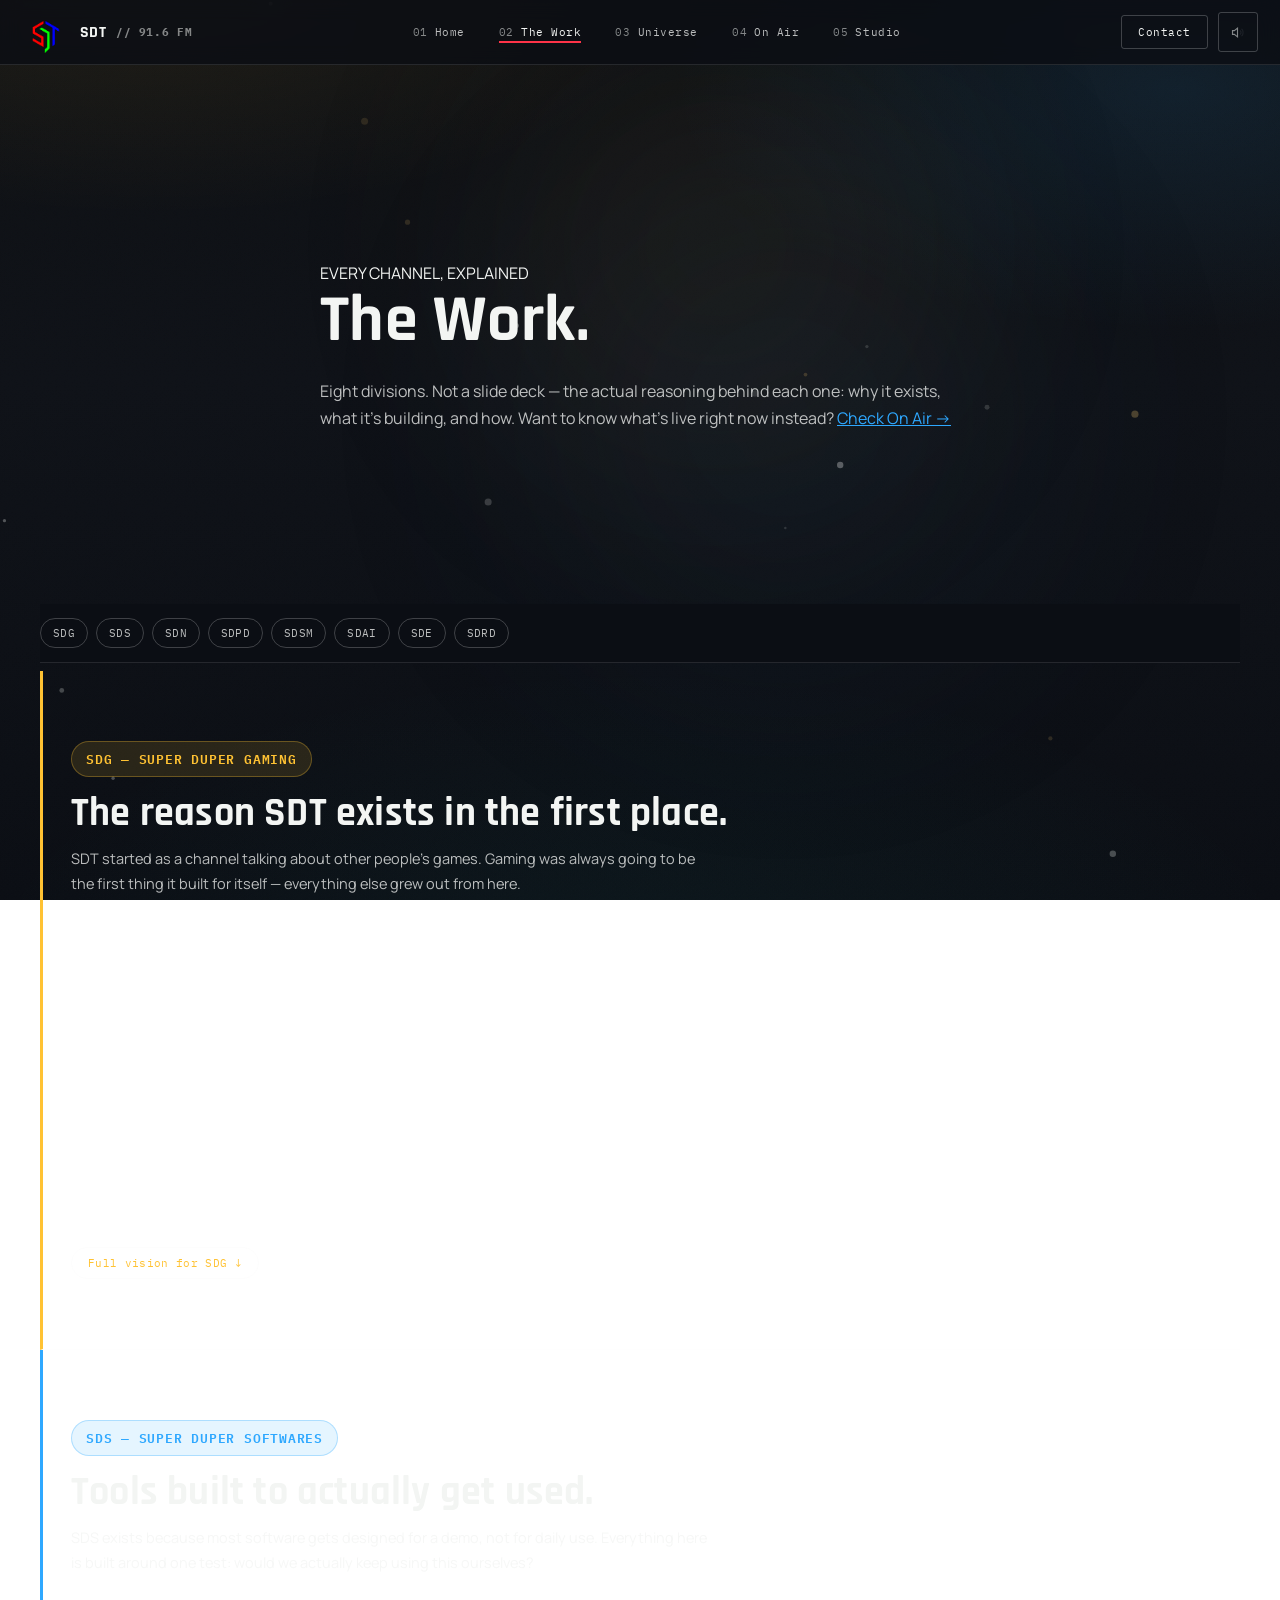
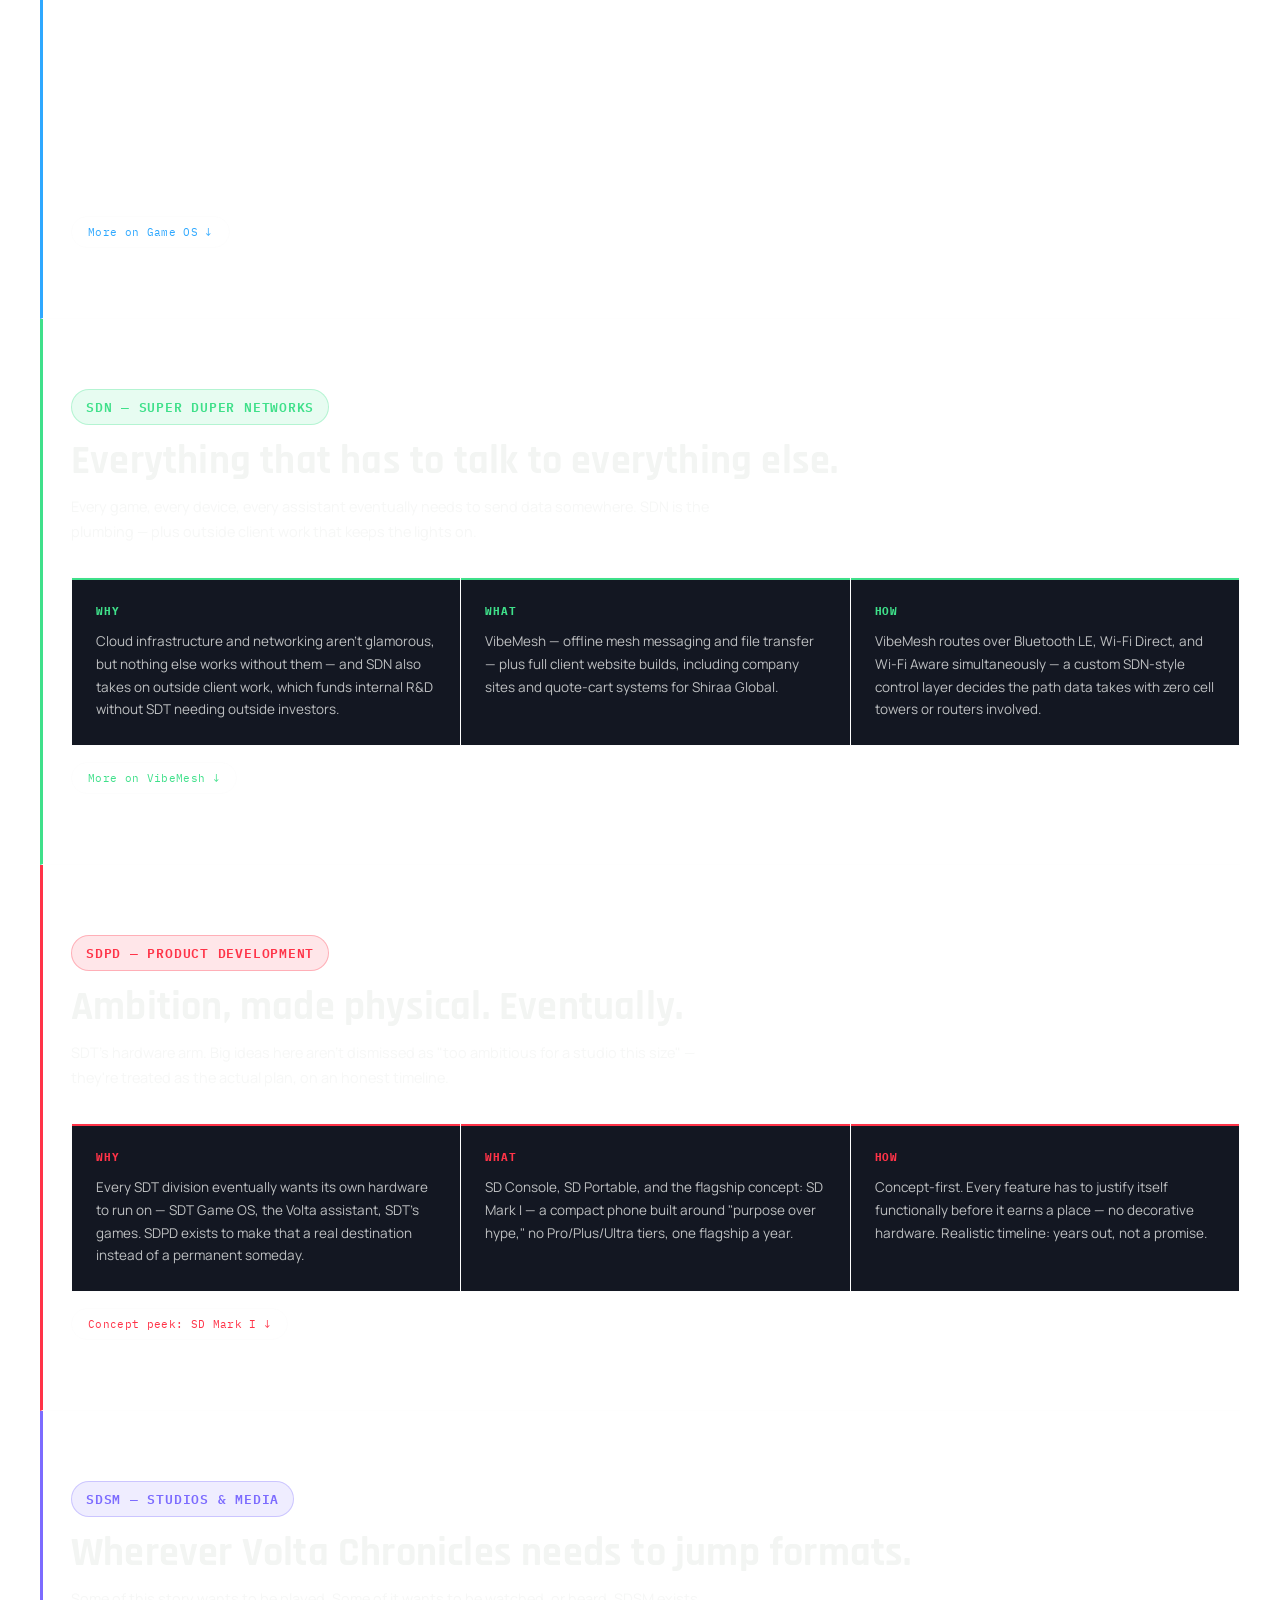
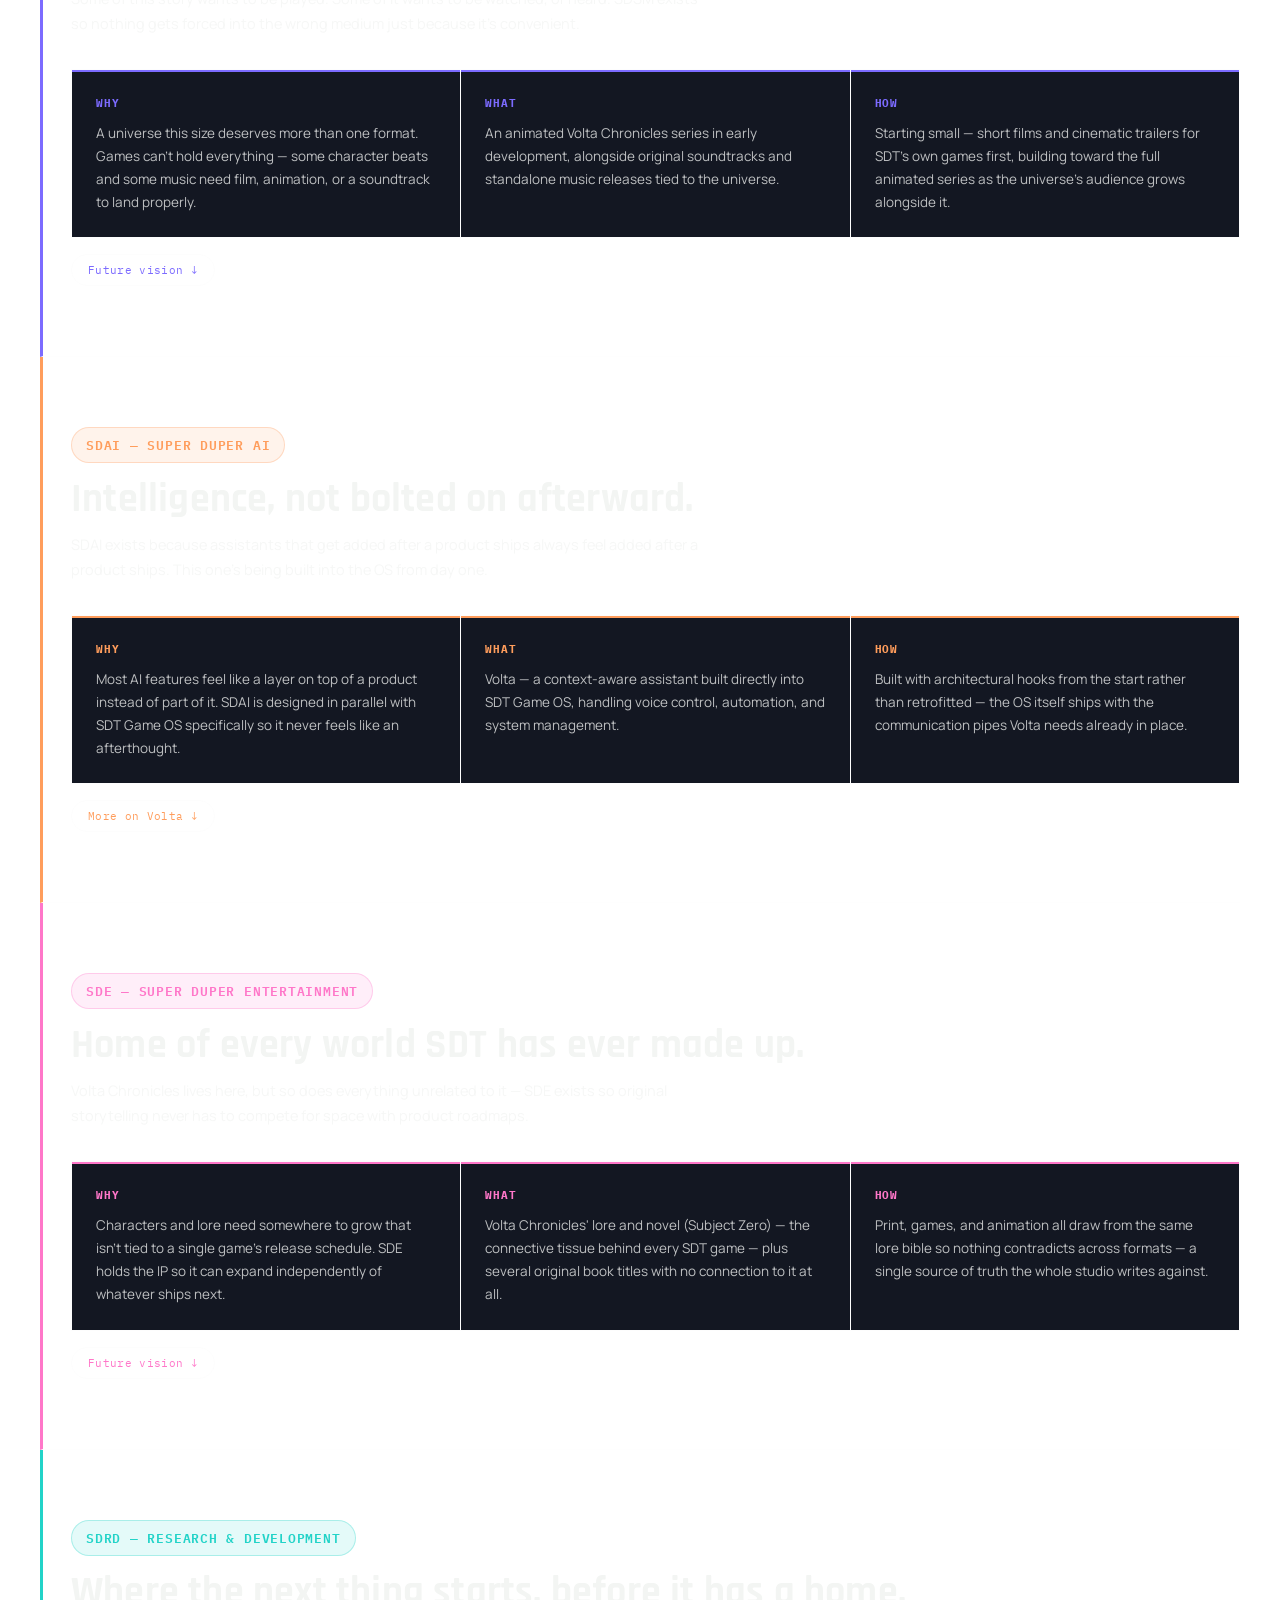
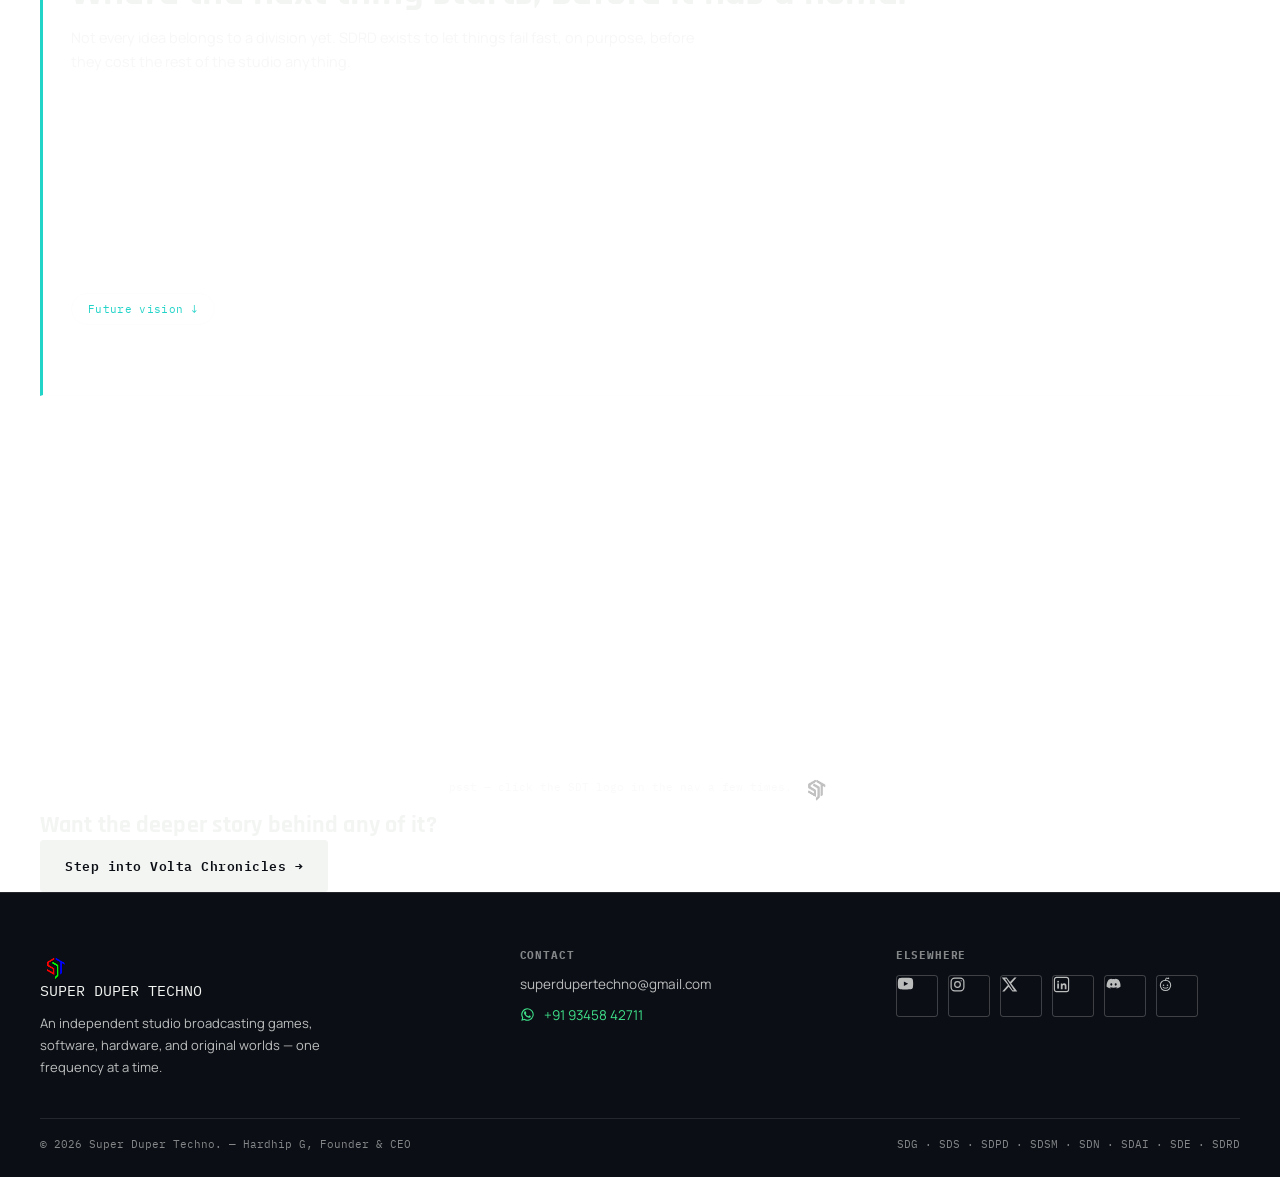
<file: work.html>
<!DOCTYPE html>
<html lang="en">
<head>
<meta charset="UTF-8">
<meta name="viewport" content="width=device-width, initial-scale=1.0, viewport-fit=cover">
<meta name="theme-color" content="#0b0e14">
<title>The Work — Super Duper Techno</title>
<meta name="description" content="Every SDT division — why it exists, what it's building, and how — from THROWN and Golden Star to SDT Game OS, VibeMesh, and the Volta assistant.">
<link rel="canonical" href="https://superdupertechno.com/work.html">
<link rel="icon" type="image/png" sizes="32x32" href="assets/favicon-32x32.png">
<link rel="icon" type="image/png" sizes="16x16" href="assets/favicon-16x16.png">
<link rel="shortcut icon" href="assets/favicon.ico">
<link rel="apple-touch-icon" sizes="180x180" href="assets/apple-touch-icon.png">
<link rel="icon" type="image/png" sizes="192x192" href="assets/android-chrome-192x192.png">
<link rel="icon" type="image/png" sizes="512x512" href="assets/android-chrome-512x512.png">
<link rel="manifest" href="assets/site.webmanifest">
<meta property="og:type" content="website">
<meta property="og:site_name" content="Super Duper Techno">
<meta property="og:title" content="The Work — Super Duper Techno">
<meta property="og:description" content="Every SDT division — why it exists, what it's building, and how — from THROWN and Golden Star to SDT Game OS, VibeMesh, and the Volta assistant.">
<meta property="og:url" content="https://superdupertechno.com/work.html">
<meta property="og:image" content="https://superdupertechno.com/assets/sdt-color.png">
<meta name="twitter:card" content="summary_large_image">
<meta name="twitter:title" content="The Work — Super Duper Techno">
<meta name="twitter:description" content="Every SDT division — why it exists, what it's building, and how — from THROWN and Golden Star to SDT Game OS, VibeMesh, and the Volta assistant.">
<meta name="twitter:image" content="https://superdupertechno.com/assets/sdt-color.png">
<link rel="stylesheet" href="css/base.css">
<style>
  header.hero{min-height:46vh;display:flex;flex-direction:column;justify-content:center;padding:140px 0 50px;}
  .hero h1{font-size:clamp(38px,7vw,66px);max-width:820px;}
  .hero p.tagline{font-size:16px;max-width:640px;margin-top:18px;color:var(--dim);}

  .status-key{display:flex;flex-wrap:wrap;gap:10px;margin-bottom:8px;}
  .status-key span{font-family:'IBM Plex Mono';font-size:10.5px;padding:6px 12px;border-radius:99px;border:1px solid var(--line-strong);}

  /* division jump nav */
  .jumpnav{display:flex;flex-wrap:wrap;gap:8px;position:sticky;top:calc(76px + env(safe-area-inset-top,0));z-index:40;background:var(--void);
    padding:14px 0;border-bottom:1px solid var(--line);margin-bottom:8px;}
  .jumpnav a{font-family:'IBM Plex Mono';font-size:10.5px;letter-spacing:0.03em;border:1px solid var(--line-strong);
    padding:7px 12px;border-radius:99px;color:var(--dim);transition:.2s;flex:none;}
  .jumpnav a:hover{color:var(--dcolor, var(--paper));border-color:var(--dcolor, var(--paper));}

  @media(max-width:639px){
    /* the pill row used to wrap onto 2-3 lines and eat the whole top of the
       screen once sticky — now it's a single scrollable strip, like flipping
       through channel presets instead of reading a stacked menu */
    .jumpnav{flex-wrap:nowrap;overflow-x:auto;scrollbar-width:none;padding:12px 26px;margin:0 -26px 8px;
      -webkit-overflow-scrolling:touch;mask-image:linear-gradient(90deg,transparent,#000 18px,#000 calc(100% - 18px),transparent);}
    .jumpnav::-webkit-scrollbar{display:none;}
  }
  .div-swipe-hint{display:none;font-family:'IBM Plex Mono';font-size:10px;color:var(--dim-2);letter-spacing:0.03em;margin:2px 0 4px;}
  @media(max-width:639px){.div-swipe-hint{display:block;}}

  /* division block */
  .division{padding:70px 0 70px 28px;border-bottom:1px solid var(--line);scroll-margin-top:150px;
    border-left:3px solid var(--dcolor, var(--line-strong));transition:border-color .3s;}
  .division:last-child{border-bottom:none;}
  .div-head{display:flex;flex-wrap:wrap;align-items:flex-end;justify-content:space-between;gap:18px;margin-bottom:8px;}
  .div-code{font-family:'IBM Plex Mono';font-size:13px;font-weight:600;letter-spacing:0.06em;padding:6px 14px;
    border-radius:99px;display:inline-block;margin-bottom:14px;}
  .div-head h2{font-size:clamp(26px,4vw,40px);}
  .div-sub{font-size:14.5px;color:var(--dim);max-width:640px;margin-top:10px;}

  .div-cols{display:grid;grid-template-columns:1fr;gap:1px;background:var(--line);border:1px solid var(--line);margin-top:32px;}
  @media(min-width:860px){.div-cols{grid-template-columns:repeat(3,1fr);}}
  .div-col{background:var(--panel);border-top:2px solid var(--dcolor, var(--line-strong));
    transition:background .2s;padding:24px;}
  .div-col:hover{background:var(--panel-2);}
  .div-col .lbl{font-family:'IBM Plex Mono';font-size:10.5px;letter-spacing:0.08em;color:var(--dcolor, var(--dim-2));margin-bottom:12px;display:block;font-weight:700;}
  .div-col p{font-size:13.5px;color:var(--dim);}
  .div-col ul{margin:12px 0 0;padding-left:18px;font-size:13px;line-height:1.85;color:var(--dim);}

  @media(max-width:639px){
    /* WHY / WHAT / HOW becomes a swipe deck instead of three long stacked
       blocks — matches the cast-dossier pattern used on the Universe page */
    .div-cols{display:flex;overflow-x:auto;scroll-snap-type:x mandatory;-webkit-overflow-scrolling:touch;
      gap:10px;background:none;border:none;padding:4px 26px 6px;margin:32px -26px 0;scrollbar-width:none;}
    .div-cols::-webkit-scrollbar{display:none;}
    .div-cols .div-col{flex:0 0 84vw;scroll-snap-align:center;border:1px solid var(--line);border-radius:var(--radius);}
  }

  .live-strip{margin-top:1px;background:var(--panel);border:1px solid var(--line);border-top:none;padding:22px 24px;}
  .live-strip .row{display:flex;flex-wrap:wrap;justify-content:space-between;align-items:center;gap:12px;padding:14px 0;border-bottom:1px solid var(--line);}
  .live-strip .row:last-child{border-bottom:none;padding-bottom:0;}
  .live-strip .row:first-child{padding-top:0;}
  .live-strip .proj-name{font-weight:600;font-size:14.5px;}
  .live-strip .proj-desc{font-size:12.5px;color:var(--dim);margin-top:4px;max-width:520px;}
  .status-badge{font-family:'IBM Plex Mono';font-size:9.5px;text-transform:uppercase;padding:4px 10px;border-radius:6px;font-weight:600;white-space:nowrap;}
  .status-badge.active{background:rgba(63,224,138,0.15);color:var(--charge);}
  .status-badge.dev{background:rgba(255,194,51,0.15);color:var(--volt);}
  .status-badge.concept{background:rgba(46,168,255,0.15);color:var(--cool);}

  .more-toggle{margin-top:16px;font-family:'IBM Plex Mono';font-size:11px;letter-spacing:0.03em;
    border:1px solid var(--line-strong);border-radius:99px;padding:8px 16px;color:var(--dcolor, var(--cool));transition:.2s;}
  .more-toggle:hover{border-color:var(--dcolor, var(--cool));}
  .more-panel{max-height:0;overflow:hidden;transition:max-height .4s ease;}
  .more-panel.open{max-height:1200px;}
  .more-panel .inner{margin-top:20px;padding-top:20px;border-top:1px dashed var(--line);}
  .more-panel h5{font-family:'IBM Plex Mono';font-size:11px;letter-spacing:0.04em;text-transform:uppercase;color:var(--dcolor, var(--volt));margin-bottom:10px;}
  .more-panel ul{margin:0 0 14px;padding-left:18px;font-size:13px;line-height:1.85;color:var(--dim);}
  .more-panel p.note{font-size:12px;color:var(--dim-2);font-style:italic;margin-top:6px;}
  .concept-flag{display:inline-block;font-family:'IBM Plex Mono';font-size:10px;text-transform:uppercase;letter-spacing:0.05em;
    background:rgba(255,51,72,0.12);color:var(--hot);border:1px solid rgba(255,51,72,0.3);padding:4px 10px;border-radius:6px;margin-bottom:12px;font-weight:700;}

  .division-zero-card{opacity:0;transform:scale(0.85);pointer-events:none;transition:opacity .4s ease, transform .4s ease;
    padding:50px 0;border-bottom:1px solid var(--line);}
  .division-zero-card.show{opacity:1;transform:scale(1);pointer-events:all;}
  .dz-inner{border:1px dashed rgba(255,51,72,0.4);background:rgba(255,51,72,0.03);padding:28px;border-radius:var(--radius);}
  .reveal-hint{text-align:center;padding:30px 0 10px;font-family:'IBM Plex Mono';font-size:11px;color:var(--dim-2);
    display:flex;align-items:center;justify-content:center;gap:10px;flex-wrap:wrap;}
  .konami-tap{display:inline-flex;align-items:center;justify-content:center;width:30px;height:30px;
    opacity:0.4;cursor:pointer;transition:opacity .25s ease, transform .25s ease;
    -webkit-touch-callout:none;-webkit-user-select:none;user-select:none;touch-action:manipulation;}
  .konami-tap img{width:100%;height:100%;pointer-events:none;-webkit-user-drag:none;}
  .konami-tap:hover, .konami-tap:active{opacity:0.95;transform:scale(1.12) rotate(-6deg);}
</style>
</head>
<body data-theme="work">

<main>
<header class="hero">
  <div class="wrap">
    <span class="freq-num reveal in">EVERY CHANNEL, EXPLAINED</span>
    <h1 class="reveal in">The Work.</h1>
    <p class="tagline reveal in">Eight divisions. Not a slide deck — the actual reasoning behind each one: why it exists, what it's building, and how. Want to know what's live right now instead? <a href="onair.html" style="color:var(--cool);text-decoration:underline;">Check On Air →</a></p>
  </div>
</header>

<div class="wrap">
  <nav class="jumpnav">
    <a href="#sdg" style="--dcolor:var(--volt);">SDG</a><a href="#sds" style="--dcolor:var(--cool);">SDS</a><a href="#sdn" style="--dcolor:var(--charge);">SDN</a><a href="#sdpd" style="--dcolor:var(--hot);">SDPD</a>
    <a href="#sdsm" style="--dcolor:var(--deep);">SDSM</a><a href="#sdai" style="--dcolor:var(--amber);">SDAI</a><a href="#sde" style="--dcolor:var(--rose);">SDE</a><a href="#sdrd" style="--dcolor:var(--teal);">SDRD</a>
  </nav>
  <p class="div-swipe-hint mono">swipe the presets above · swipe WHY / WHAT / HOW within each division</p>
</div>

<div class="wrap">

  <!-- SDG -->
  <section class="division" id="sdg" style="--dcolor:var(--volt);">
    <div class="div-head">
      <div>
        <span class="div-code mono" style="background:rgba(255,194,51,0.12);color:var(--volt);border:1px solid rgba(255,194,51,0.3);">SDG — SUPER DUPER GAMING</span>
        <h2>The reason SDT exists in the first place.</h2>
        <p class="div-sub">SDT started as a channel talking about other people's games. Gaming was always going to be the first thing it built for itself — everything else grew out from here.</p>
      </div>
    </div>
    <div class="div-cols reveal">
      <div class="div-col">
        <span class="lbl">WHY</span>
        <p>Games are the clearest way to actually live inside an idea instead of just describing it. SDG exists because talking about worlds stopped being enough — the studio wanted to build ones players could stand inside.</p>
      </div>
      <div class="div-col">
        <span class="lbl">WHAT</span>
        <p>Three titles in motion, all connected by Volta Chronicles, each built for a completely different kind of player:</p>
        <ul>
          <li><strong>THROWN</strong> — free-to-play competitive Rock Paper Scissors, built to fund everything else <span style="color:var(--charge);">· active</span></li>
          <li><strong>For the Volta</strong> — 2D co-op action/stealth, 4 players, one-hit-lethal <span style="color:var(--charge);">· active</span></li>
          <li><strong>Golden Star</strong> — open-world superhero origin story, solo dev, PS2/PS3-soul <span style="color:var(--volt);">· early dev</span></li>
        </ul>
      </div>
      <div class="div-col">
        <span class="lbl">HOW</span>
        <p>Cross-platform builds — PC, console, mobile, and future SDPD devices. THROWN is browser-first and self-funding by design, so the bigger, slower titles never have to compromise for revenue.</p>
      </div>
    </div>
    
    <button class="more-toggle" data-target="sdg-more">Full vision for SDG ↓</button>
    <div class="more-panel" id="sdg-more"><div class="inner">
      <h5>Where this goes</h5>
      <ul>
        <li>Cross-platform multiplayer across every current and future title</li>
        <li>Original franchises entirely outside Volta Chronicles</li>
        <li>Publishing support for outside indie developers</li>
        <li>Cloud gaming integration</li>
        <li>Exclusive experiences built specifically for SDT's own future hardware</li>
      </ul>
      <p class="note">THROWN ships first and funds the rest — that ordering is deliberate, not accidental.</p>
    </div></div>
  </section>

  <!-- SDS -->
  <section class="division" id="sds" style="--dcolor:var(--cool);">
    <div class="div-head">
      <div>
        <span class="div-code mono" style="background:rgba(46,168,255,0.12);color:var(--cool);border:1px solid rgba(46,168,255,0.3);">SDS — SUPER DUPER SOFTWARES</span>
        <h2>Tools built to actually get used.</h2>
        <p class="div-sub">SDS exists because most software gets designed for a demo, not for daily use. Everything here is built around one test: would we actually keep using this ourselves?</p>
      </div>
    </div>
    <div class="div-cols reveal">
      <div class="div-col">
        <span class="lbl">WHY</span>
        <p>Generic Linux distros feel like generic Linux distros — even the gaming-focused ones. SDS exists to give SDT (and eventually its own hardware) an operating system with an actual identity, not a reskinned desktop.</p>
      </div>
      <div class="div-col">
        <span class="lbl">WHAT</span>
        <p>SDT Game OS — an Arch Linux-based system that boots straight into a Godot-powered console dashboard, with a full customizable desktop one toggle away.</p>
      </div>
      <div class="div-col">
        <span class="lbl">HOW</span>
        <p>PipeWire for low-latency audio, Proton + community runners for compatibility, and an A/B immutable partition layout so a bad update can never brick the system — it just falls back automatically.</p>
      </div>
    </div>
    
    <button class="more-toggle" data-target="sds-more">More on Game OS ↓</button>
    <div class="more-panel" id="sds-more"><div class="inner">
      <h5>Built on Arch, tuned for gaming</h5>
      <ul>
        <li>Godot-powered console dashboard — under 10 seconds boot on an SSD</li>
        <li>One toggle away from a full customizable desktop</li>
        <li>PipeWire audio — low-latency, automatic Bluetooth handling</li>
        <li>Proton + community runners built in</li>
        <li>A/B immutable partitions — a bad update falls back safely, never bricks</li>
        <li>Flatpak support for regular desktop apps too</li>
      </ul>
      <p class="note">Long-term goal: the OS that eventually runs on SDT's own hardware.</p>
    </div></div>
  </section>

  <!-- SDN -->
  <section class="division" id="sdn" style="--dcolor:var(--charge);">
    <div class="div-head">
      <div>
        <span class="div-code mono" style="background:rgba(63,224,138,0.12);color:var(--charge);border:1px solid rgba(63,224,138,0.3);">SDN — SUPER DUPER NETWORKS</span>
        <h2>Everything that has to talk to everything else.</h2>
        <p class="div-sub">Every game, every device, every assistant eventually needs to send data somewhere. SDN is the plumbing — plus outside client work that keeps the lights on.</p>
      </div>
    </div>
    <div class="div-cols reveal">
      <div class="div-col">
        <span class="lbl">WHY</span>
        <p>Cloud infrastructure and networking aren't glamorous, but nothing else works without them — and SDN also takes on outside client work, which funds internal R&amp;D without SDT needing outside investors.</p>
      </div>
      <div class="div-col">
        <span class="lbl">WHAT</span>
        <p>VibeMesh — offline mesh messaging and file transfer — plus full client website builds, including company sites and quote-cart systems for Shiraa Global.</p>
      </div>
      <div class="div-col">
        <span class="lbl">HOW</span>
        <p>VibeMesh routes over Bluetooth LE, Wi-Fi Direct, and Wi-Fi Aware simultaneously — a custom SDN-style control layer decides the path data takes with zero cell towers or routers involved.</p>
      </div>
    </div>
    
    <button class="more-toggle" data-target="sdn-more">More on VibeMesh ↓</button>
    <div class="more-panel" id="sdn-more"><div class="inner">
      <h5>Phones talking directly to phones</h5>
      <ul>
        <li>Routes over Bluetooth LE, Wi-Fi Direct, and Wi-Fi Aware — no towers, no router, no internet</li>
        <li>Android and iOS mesh directly with each other</li>
        <li>Chunked transfer pulled from multiple nearby devices at once — no real file-size ceiling</li>
        <li>Walk out of range and it pauses; cross paths again and it resumes automatically</li>
        <li>Emergency messages jump every queue instantly</li>
      </ul>
      <p class="note">Built for the places where the network just isn't there.</p>
    </div></div>
  </section>

  <!-- SDPD -->
  <section class="division" id="sdpd" style="--dcolor:var(--hot);">
    <div class="div-head">
      <div>
        <span class="div-code mono" style="background:rgba(255,51,72,0.12);color:var(--hot);border:1px solid rgba(255,51,72,0.3);">SDPD — PRODUCT DEVELOPMENT</span>
        <h2>Ambition, made physical. Eventually.</h2>
        <p class="div-sub">SDT's hardware arm. Big ideas here aren't dismissed as "too ambitious for a studio this size" — they're treated as the actual plan, on an honest timeline.</p>
      </div>
    </div>
    <div class="div-cols reveal">
      <div class="div-col">
        <span class="lbl">WHY</span>
        <p>Every SDT division eventually wants its own hardware to run on — SDT Game OS, the Volta assistant, SDT's games. SDPD exists to make that a real destination instead of a permanent someday.</p>
      </div>
      <div class="div-col">
        <span class="lbl">WHAT</span>
        <p>SD Console, SD Portable, and the flagship concept: SD Mark I — a compact phone built around "purpose over hype," no Pro/Plus/Ultra tiers, one flagship a year.</p>
      </div>
      <div class="div-col">
        <span class="lbl">HOW</span>
        <p>Concept-first. Every feature has to justify itself functionally before it earns a place — no decorative hardware. Realistic timeline: years out, not a promise.</p>
      </div>
    </div>
    
    <button class="more-toggle" data-target="sdpd-more">Concept peek: SD Mark I ↓</button>
    <div class="more-panel" id="sdpd-more"><div class="inner">
      <span class="concept-flag">Concept — not in production</span>
      <h5>One flagship. Once a year.</h5>
      <p style="font-size:12.5px;line-height:1.6;color:var(--dim);margin:0 0 12px;">No Pro, Plus, or Ultra versions. Just one compact flagship, designed around "purpose over hype" — every hardware feature has to have a practical use, no decoration without function.</p>
      <ul>
        <li>A rotating Smart Dial — remappable to zoom, brightness, scrubbing, or gaming controls</li>
        <li>A touch-enabled rear display for glanceable info without unlocking the phone</li>
        <li>Alert slider, dedicated camera button, programmable action button</li>
        <li>3.5&nbsp;mm headphone jack, still included, on purpose</li>
      </ul>
      <p class="note">Honest timeline: realistically 10–25 years out for a studio our size. A concept we love, not a promise we're making.</p>
    </div></div>
  </section>

  <!-- SDSM -->
  <section class="division" id="sdsm" style="--dcolor:var(--deep);">
    <div class="div-head">
      <div>
        <span class="div-code mono" style="background:rgba(124,107,255,0.12);color:var(--deep);border:1px solid rgba(124,107,255,0.3);">SDSM — STUDIOS &amp; MEDIA</span>
        <h2>Wherever Volta Chronicles needs to jump formats.</h2>
        <p class="div-sub">Some of this story wants to be played. Some of it wants to be watched, or heard. SDSM exists so nothing gets forced into the wrong medium just because it's convenient.</p>
      </div>
    </div>
    <div class="div-cols reveal">
      <div class="div-col">
        <span class="lbl">WHY</span>
        <p>A universe this size deserves more than one format. Games can't hold everything — some character beats and some music need film, animation, or a soundtrack to land properly.</p>
      </div>
      <div class="div-col">
        <span class="lbl">WHAT</span>
        <p>An animated Volta Chronicles series in early development, alongside original soundtracks and standalone music releases tied to the universe.</p>
      </div>
      <div class="div-col">
        <span class="lbl">HOW</span>
        <p>Starting small — short films and cinematic trailers for SDT's own games first, building toward the full animated series as the universe's audience grows alongside it.</p>
      </div>
    </div>
    
    <button class="more-toggle" data-target="sdsm-more">Future vision ↓</button>
    <div class="more-panel" id="sdsm-more"><div class="inner"><ul>
      <li>Full animated series set in Volta Chronicles</li>
      <li>Short films &amp; cinematic trailers for SDT's games</li>
      <li>Original soundtracks and standalone music releases</li>
      <li>Original digital content beyond the main universe</li>
    </ul></div></div>
  </section>

  <!-- SDAI -->
  <section class="division" id="sdai" style="--dcolor:var(--amber);">
    <div class="div-head">
      <div>
        <span class="div-code mono" style="background:rgba(255,157,92,0.12);color:var(--amber);border:1px solid rgba(255,157,92,0.3);">SDAI — SUPER DUPER AI</span>
        <h2>Intelligence, not bolted on afterward.</h2>
        <p class="div-sub">SDAI exists because assistants that get added after a product ships always feel added after a product ships. This one's being built into the OS from day one.</p>
      </div>
    </div>
    <div class="div-cols reveal">
      <div class="div-col">
        <span class="lbl">WHY</span>
        <p>Most AI features feel like a layer on top of a product instead of part of it. SDAI is designed in parallel with SDT Game OS specifically so it never feels like an afterthought.</p>
      </div>
      <div class="div-col">
        <span class="lbl">WHAT</span>
        <p>Volta — a context-aware assistant built directly into SDT Game OS, handling voice control, automation, and system management.</p>
      </div>
      <div class="div-col">
        <span class="lbl">HOW</span>
        <p>Built with architectural hooks from the start rather than retrofitted — the OS itself ships with the communication pipes Volta needs already in place.</p>
      </div>
    </div>
    
    <button class="more-toggle" data-target="sdai-more">More on Volta ↓</button>
    <div class="more-panel" id="sdai-more"><div class="inner">
      <h5>Meet Volta</h5>
      <p style="font-size:12.5px;line-height:1.6;color:var(--dim);margin:0 0 10px;">SDT's planned assistant, named after the universe it grew up alongside.</p>
      <ul>
        <li>Voice assistant &amp; smart automation</li>
        <li>Device &amp; system management</li>
        <li>Context-aware — adjusts to what you're actually doing</li>
        <li>Planned to eventually reach across every SDT product</li>
      </ul>
    </div></div>
  </section>

  <!-- SDE -->
  <section class="division" id="sde" style="--dcolor:var(--rose);">
    <div class="div-head">
      <div>
        <span class="div-code mono" style="background:rgba(255,119,201,0.12);color:var(--rose);border:1px solid rgba(255,119,201,0.3);">SDE — SUPER DUPER ENTERTAINMENT</span>
        <h2>Home of every world SDT has ever made up.</h2>
        <p class="div-sub">Volta Chronicles lives here, but so does everything unrelated to it — SDE exists so original storytelling never has to compete for space with product roadmaps.</p>
      </div>
    </div>
    <div class="div-cols reveal">
      <div class="div-col">
        <span class="lbl">WHY</span>
        <p>Characters and lore need somewhere to grow that isn't tied to a single game's release schedule. SDE holds the IP so it can expand independently of whatever ships next.</p>
      </div>
      <div class="div-col">
        <span class="lbl">WHAT</span>
        <p>Volta Chronicles' lore and novel (Subject Zero) — the connective tissue behind every SDT game — plus several original book titles with no connection to it at all.</p>
      </div>
      <div class="div-col">
        <span class="lbl">HOW</span>
        <p>Print, games, and animation all draw from the same lore bible so nothing contradicts across formats — a single source of truth the whole studio writes against.</p>
      </div>
    </div>
    
    <button class="more-toggle" data-target="sde-more">Future vision ↓</button>
    <div class="more-panel" id="sde-more"><div class="inner"><ul>
      <li>Volta Chronicles expanding across games, animation, and print</li>
      <li>Original book titles unrelated to Volta Chronicles</li>
      <li>Graphic novels &amp; comics</li>
      <li>Merchandise tied to SDT's original characters</li>
    </ul></div></div>
  </section>

  <!-- SDRD -->
  <section class="division" id="sdrd" style="--dcolor:var(--teal);">
    <div class="div-head">
      <div>
        <span class="div-code mono" style="background:rgba(34,211,200,0.12);color:var(--teal);border:1px solid rgba(34,211,200,0.3);">SDRD — RESEARCH &amp; DEVELOPMENT</span>
        <h2>Where the next thing starts, before it has a home.</h2>
        <p class="div-sub">Not every idea belongs to a division yet. SDRD exists to let things fail fast, on purpose, before they cost the rest of the studio anything.</p>
      </div>
    </div>
    <div class="div-cols reveal">
      <div class="div-col">
        <span class="lbl">WHY</span>
        <p>Early-stage experiments need a place that isn't judged by shipping deadlines. SDRD is deliberately the division most likely to try something that doesn't work — that's the job description.</p>
      </div>
      <div class="div-col">
        <span class="lbl">WHAT</span>
        <p>Early groundwork for an in-house game engine, built specifically around the kind of games SDT actually wants to make instead of ones a general engine happens to support well.</p>
      </div>
      <div class="div-col">
        <span class="lbl">HOW</span>
        <p>Validated ideas get fed forward into SDG, SDS, and SDAI once they prove out — SDRD is the filter, not the final destination.</p>
      </div>
    </div>
    
    <button class="more-toggle" data-target="sdrd-more">Future vision ↓</button>
    <div class="more-panel" id="sdrd-more"><div class="inner"><ul>
      <li>An in-house engine built specifically around the kind of games SDT wants to make</li>
      <li>Early hardware sensor &amp; input experiments for future SDPD devices</li>
      <li>Feeding validated ideas forward into SDG, SDS, and SDAI</li>
    </ul>
    <p class="note">This is the division most likely to fail fast on purpose — that's the job.</p></div></div>
  </section>

  <div class="division-zero-card" id="divisionZeroCard">
    <div class="dz-inner">
      <span class="div-code mono" style="background:rgba(255,51,72,0.12);color:var(--hot);border:1px solid rgba(255,51,72,0.3);">SD?? — DIVISION ZERO</span>
      <h2>Access supposedly restricted.</h2>
      <p style="font-size:13.5px;color:var(--dim);max-width:520px;margin-top:10px;">You found it. There isn't a real 9th division here — we just liked the idea of somebody clicking around enough to actually find this card.</p>
      <a class="btn ghost sm" href="division-zero.html" style="margin-top:18px;border-color:rgba(255,51,72,0.4);">Open the file anyway →</a>
    </div>
  </div>

  <div class="reveal-hint mono">
    psst — click the SDT logo in the nav a few times.
    <span class="konami-tap" id="konamiTap" role="button" aria-label="Press for a surprise" tabindex="0">
      <img src="assets/sdt-gray.svg" alt="" draggable="false">
    </span>
  </div>
</div>

<div class="cta-band">
  <div class="wrap">
    <h2 class="reveal">Want the deeper story behind any of it?</h2>
    <a class="btn pri" href="universe.html">Step into Volta Chronicles →</a>
  </div>
</div>
</main>

<script src="js/shared.js"></script>
<script>
  document.querySelectorAll('.more-toggle').forEach(btn=>{
    btn.addEventListener('click', ()=>{
      const panel = document.getElementById(btn.dataset.target);
      const opening = !panel.classList.contains('open');
      panel.classList.toggle('open');
      btn.textContent = btn.textContent.replace(opening ? '↓' : '↑', opening ? '↑' : '↓');
    });
  });

  /* ============ EASTER EGG — tap this logo to fire the Konami effect ============
     The real Konami code needs a keyboard, so it's invisible on phones. This
     little ghost mark does the exact same thing (triggerSignalOverride, same
     as shared.js's initKonami) but on a single tap — works everywhere. */
  (function(){
    const tap = document.getElementById('konamiTap');
    if(!tap || typeof triggerSignalOverride !== 'function') return;
    tap.addEventListener('click', () => {
      tap.style.transition = 'transform .4s cubic-bezier(.2,1.8,.4,1)';
      tap.style.transform = 'rotate(360deg) scale(1.3)';
      setTimeout(() => { tap.style.transform = ''; }, 420);
      triggerSignalOverride();
    });
    tap.addEventListener('keydown', (e) => {
      if(e.key === 'Enter' || e.key === ' '){ e.preventDefault(); tap.click(); }
    });
  })();
</script>
</body>
</html>
</file>
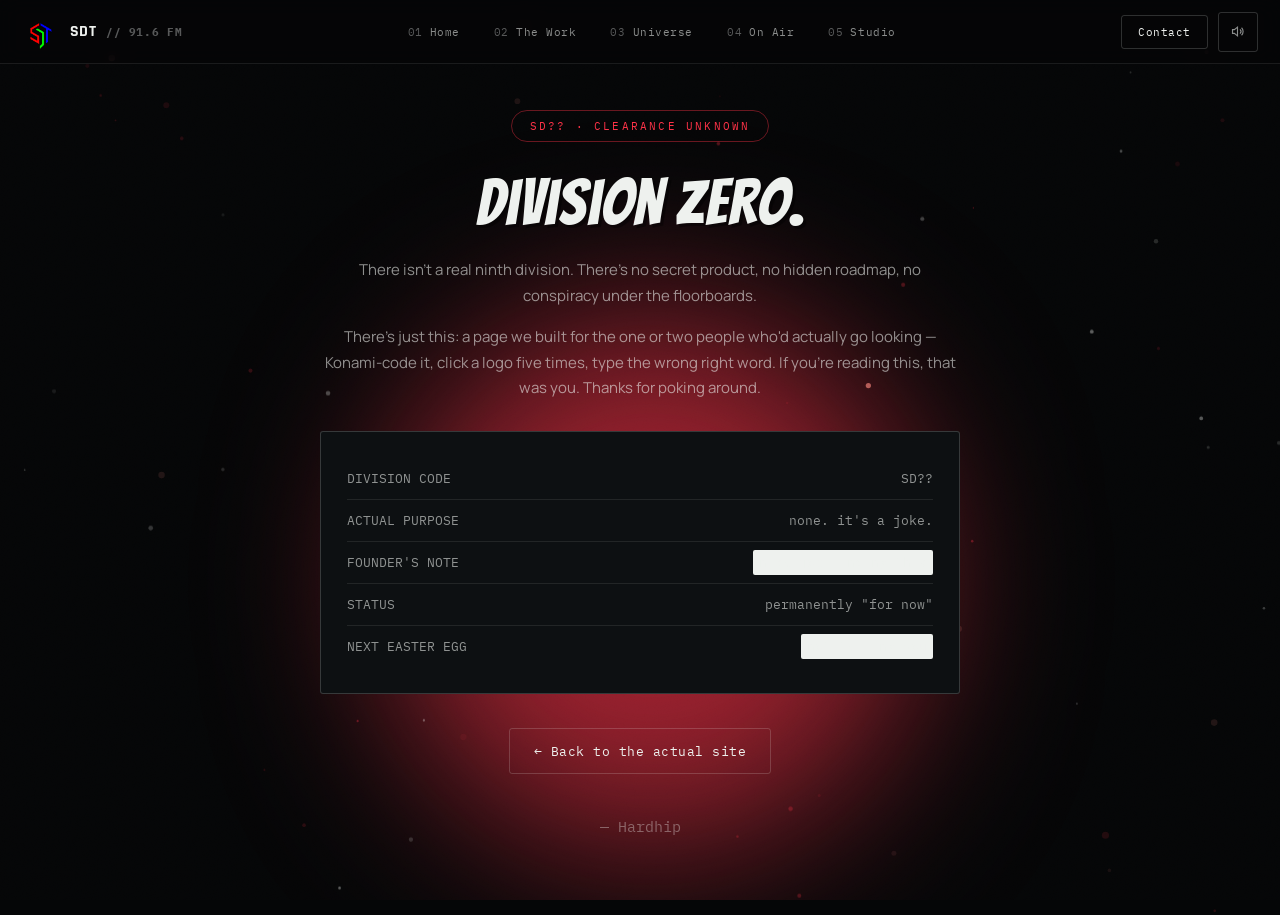
<file: sdt-site (2)/division-zero.html>
<!DOCTYPE html>
<html lang="en">
<head>
<meta charset="UTF-8">
<meta name="viewport" content="width=device-width, initial-scale=1.0, viewport-fit=cover">
<meta name="theme-color" content="#050607">
<title>SD?? — Classified</title>
<meta name="description" content="You shouldn't be here. Well — you should. Come on in.">
<meta name="robots" content="noindex, nofollow">
<link rel="stylesheet" href="css/base.css">
<style>
  body{background:#050607;}
  .dz-shell{min-height:100vh;min-height:100svh;display:flex;flex-direction:column;align-items:center;justify-content:center;
    text-align:center;padding:calc(110px + env(safe-area-inset-top,0)) 24px 60px;position:relative;overflow:hidden;}
  .dz-shell canvas{position:absolute;inset:0;width:100%;height:100%;z-index:0;}
  .dz-content{position:relative;z-index:2;max-width:640px;}
  .dz-stamp{font-family:'IBM Plex Mono';font-size:11px;letter-spacing:0.2em;color:var(--hot);border:1px solid rgba(255,51,72,0.4);
    padding:8px 18px;border-radius:99px;display:inline-block;margin-bottom:26px;}
  .dz-content h1{font-size:clamp(34px,7vw,64px);margin-bottom:20px;}
  .dz-content p{font-size:15px;margin-bottom:16px;}
  .dz-file{text-align:left;border:1px solid var(--line-strong);background:var(--panel);border-radius:var(--radius);
    padding:26px;margin-top:30px;font-family:'IBM Plex Mono';font-size:12.5px;color:var(--dim);line-height:2;}
  .dz-file .row{display:flex;justify-content:space-between;border-bottom:1px solid var(--line);padding:8px 0;}
  .dz-file .row:last-child{border-bottom:none;}
  .dz-file .redacted{background:var(--paper);color:var(--paper);border-radius:2px;padding:0 6px;}
  .dz-back{margin-top:34px;display:inline-flex;}
  .dz-foot{margin-top:40px;font-family:'IBM Plex Mono';font-size:10.5px;color:var(--dim-2);}
</style>
</head>
<body data-theme="division-zero">

<div class="dz-shell">
  <canvas id="dzCanvas"></canvas>
  <div class="dz-content">
    <span class="dz-stamp reveal in">SD?? · CLEARANCE UNKNOWN</span>
    <h1 class="reveal in">Division Zero.</h1>
    <p class="reveal in">There isn't a real ninth division. There's no secret product, no hidden roadmap, no conspiracy under the floorboards.</p>
    <p class="reveal in">There's just this: a page we built for the one or two people who'd actually go looking — Konami-code it, click a logo five times, type the wrong right word. If you're reading this, that was you. Thanks for poking around.</p>

    <div class="dz-file reveal">
      <div class="row"><span>DIVISION CODE</span><span>SD??</span></div>
      <div class="row"><span>ACTUAL PURPOSE</span><span>none. it's a joke.</span></div>
      <div class="row"><span>FOUNDER'S NOTE</span><span class="redacted">nice job finding this</span></div>
      <div class="row"><span>STATUS</span><span>permanently "for now"</span></div>
      <div class="row"><span>NEXT EASTER EGG</span><span class="redacted">not telling you</span></div>
    </div>

    <div class="dz-back">
      <a class="btn ghost" href="index.html">← Back to the actual site</a>
    </div>
    <p class="dz-foot">— Hardhip</p>
  </div>
</div>

<script src="js/shared.js"></script>
<script>
  (function(){
    const canvas = document.getElementById('dzCanvas');
    const ctx = canvas.getContext('2d');
    let W,H,dpr;
    function size(){
      dpr = Math.min(window.devicePixelRatio||1,2);
      W = window.innerWidth; H = window.innerHeight;
      canvas.width = W*dpr; canvas.height = H*dpr;
      ctx.setTransform(dpr,0,0,dpr,0,0);
    }
    size(); window.addEventListener('resize', size);
    const dots = Array.from({length:50}, ()=>({
      x:Math.random()*1400, y:Math.random()*900, r:0.7+Math.random()*1.8,
      vy:-(0.05+Math.random()*0.14), color: Math.random()>0.5 ? '#ff3348' : '#eef1ee', a:0.08+Math.random()*0.3
    }));
    function draw(){
      ctx.clearRect(0,0,W,H);
      dots.forEach(d=>{
        d.y += d.vy;
        if(d.y<-10){ d.y=H+10; d.x=Math.random()*W; }
        ctx.globalAlpha = d.a;
        ctx.fillStyle = d.color;
        ctx.beginPath(); ctx.arc(d.x,d.y,d.r,0,Math.PI*2); ctx.fill();
      });
      ctx.globalAlpha = 1;
      requestAnimationFrame(draw);
    }
    draw();
  })();
</script>
</body>
</html>
</file>
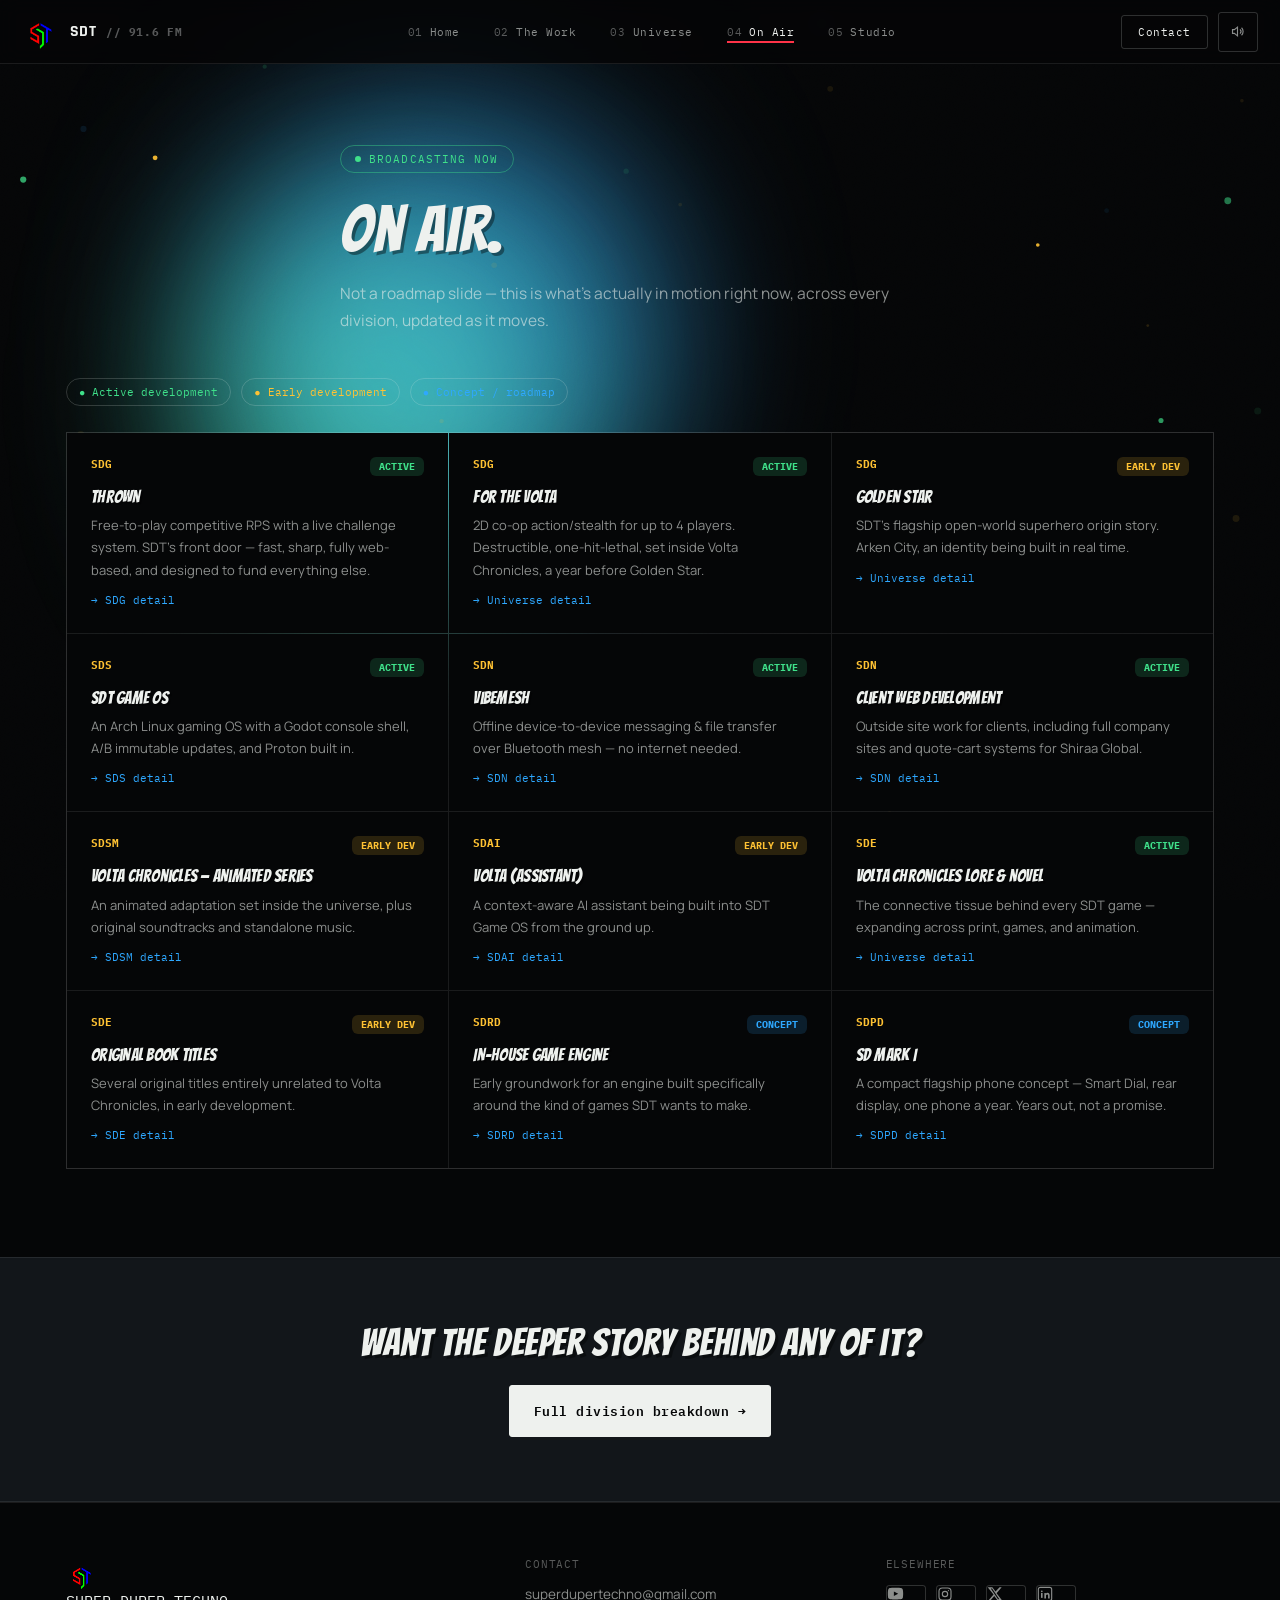
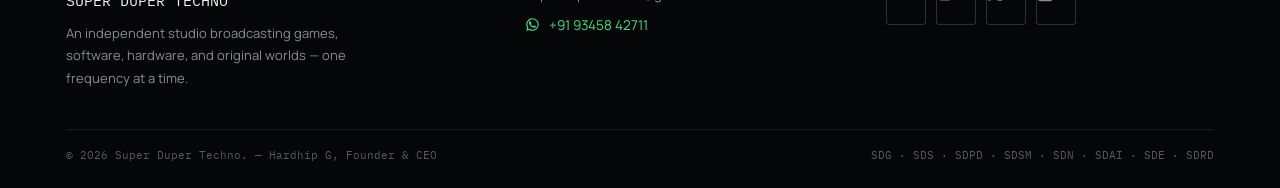
<file: sdt-site (2)/onair.html>
<!DOCTYPE html>
<html lang="en">
<head>
<meta charset="UTF-8">
<meta name="viewport" content="width=device-width, initial-scale=1.0, viewport-fit=cover">
<meta name="theme-color" content="#050607">
<title>On Air — Super Duper Techno</title>
<meta name="description" content="Everything Super Duper Techno is actively broadcasting right now — every live project, across every division.">
<link rel="stylesheet" href="css/base.css">
<style>
  header.hero{min-height:42vh;display:flex;flex-direction:column;justify-content:center;padding:140px 0 40px;}
  .hero h1{font-size:clamp(36px,7vw,64px);max-width:780px;}
  .hero p.tagline{font-size:15.5px;max-width:600px;margin-top:16px;color:var(--dim);}
  .live-dot{display:inline-flex;align-items:center;gap:8px;font-family:'IBM Plex Mono';font-size:11px;letter-spacing:0.1em;
    color:var(--charge);border:1px solid rgba(63,224,138,0.4);padding:6px 14px;border-radius:99px;margin-bottom:22px;}
  .live-dot .blink{width:6px;height:6px;border-radius:50%;background:var(--charge);animation:blink 1.3s ease-in-out infinite;}
  @keyframes blink{0%,100%{opacity:1;}50%{opacity:0.15;}}

  .status-key{display:flex;flex-wrap:wrap;gap:10px;margin-bottom:8px;}
  .status-key span{font-family:'IBM Plex Mono';font-size:10.5px;padding:6px 12px;border-radius:99px;border:1px solid var(--line-strong);}

  .board{display:grid;grid-template-columns:1fr;gap:1px;background:var(--line);border:1px solid var(--line);}
  @media(min-width:700px){.board{grid-template-columns:repeat(2,1fr);}}
  @media(min-width:1040px){.board{grid-template-columns:repeat(3,1fr);}}
  .proj-card{background:var(--void);padding:24px;}
  .proj-card .top{display:flex;justify-content:space-between;align-items:flex-start;margin-bottom:12px;}
  .proj-card .div-tag{font-family:'IBM Plex Mono';font-size:10.5px;font-weight:700;color:var(--volt);}
  .proj-card .status{font-family:'IBM Plex Mono';font-size:9.5px;text-transform:uppercase;padding:3px 9px;border-radius:6px;font-weight:700;}
  .status.active{background:rgba(63,224,138,0.15);color:var(--charge);}
  .status.dev{background:rgba(255,194,51,0.15);color:var(--volt);}
  .status.concept{background:rgba(46,168,255,0.15);color:var(--cool);}
  .proj-card h3{font-size:17px;margin-bottom:8px;}
  .proj-card p{font-size:13px;}
  .proj-card a.link{display:inline-block;margin-top:12px;font-family:'IBM Plex Mono';font-size:11px;color:var(--cool);}
</style>
</head>
<body data-theme="onair">

<main>
<header class="hero">
  <div class="wrap">
    <div class="live-dot reveal in"><span class="blink"></span>BROADCASTING NOW</div>
    <h1 class="reveal in">On Air.</h1>
    <p class="tagline reveal in">Not a roadmap slide — this is what's actually in motion right now, across every division, updated as it moves.</p>
  </div>
</header>

<section style="padding-top:0;">
  <div class="wrap">
    <div class="status-key reveal">
      <span style="color:var(--charge);">● Active development</span>
      <span style="color:var(--volt);">● Early development</span>
      <span style="color:var(--cool);">● Concept / roadmap</span>
    </div>

    <div class="board" style="margin-top:26px;">
      <div class="proj-card reveal">
        <div class="top"><span class="div-tag">SDG</span><span class="status active">Active</span></div>
        <h3>THROWN</h3>
        <p>Free-to-play competitive RPS with a live challenge system. SDT's front door — fast, sharp, fully web-based, and designed to fund everything else.</p>
        <a class="link" href="work.html#sdg">→ SDG detail</a>
      </div>
      <div class="proj-card reveal">
        <div class="top"><span class="div-tag">SDG</span><span class="status active">Active</span></div>
        <h3>For the Volta</h3>
        <p>2D co-op action/stealth for up to 4 players. Destructible, one-hit-lethal, set inside Volta Chronicles, a year before Golden Star.</p>
        <a class="link" href="universe.html">→ Universe detail</a>
      </div>
      <div class="proj-card reveal">
        <div class="top"><span class="div-tag">SDG</span><span class="status dev">Early dev</span></div>
        <h3>Golden Star</h3>
        <p>SDT's flagship open-world superhero origin story. Arken City, an identity being built in real time.</p>
        <a class="link" href="universe.html">→ Universe detail</a>
      </div>
      <div class="proj-card reveal">
        <div class="top"><span class="div-tag">SDS</span><span class="status active">Active</span></div>
        <h3>SDT Game OS</h3>
        <p>An Arch Linux gaming OS with a Godot console shell, A/B immutable updates, and Proton built in.</p>
        <a class="link" href="work.html#sds">→ SDS detail</a>
      </div>
      <div class="proj-card reveal">
        <div class="top"><span class="div-tag">SDN</span><span class="status active">Active</span></div>
        <h3>VibeMesh</h3>
        <p>Offline device-to-device messaging &amp; file transfer over Bluetooth mesh — no internet needed.</p>
        <a class="link" href="work.html#sdn">→ SDN detail</a>
      </div>
      <div class="proj-card reveal">
        <div class="top"><span class="div-tag">SDN</span><span class="status active">Active</span></div>
        <h3>Client web development</h3>
        <p>Outside site work for clients, including full company sites and quote-cart systems for Shiraa Global.</p>
        <a class="link" href="work.html#sdn">→ SDN detail</a>
      </div>
      <div class="proj-card reveal">
        <div class="top"><span class="div-tag">SDSM</span><span class="status dev">Early dev</span></div>
        <h3>Volta Chronicles — animated series</h3>
        <p>An animated adaptation set inside the universe, plus original soundtracks and standalone music.</p>
        <a class="link" href="work.html#sdsm">→ SDSM detail</a>
      </div>
      <div class="proj-card reveal">
        <div class="top"><span class="div-tag">SDAI</span><span class="status dev">Early dev</span></div>
        <h3>Volta (assistant)</h3>
        <p>A context-aware AI assistant being built into SDT Game OS from the ground up.</p>
        <a class="link" href="work.html#sdai">→ SDAI detail</a>
      </div>
      <div class="proj-card reveal">
        <div class="top"><span class="div-tag">SDE</span><span class="status active">Active</span></div>
        <h3>Volta Chronicles lore &amp; novel</h3>
        <p>The connective tissue behind every SDT game — expanding across print, games, and animation.</p>
        <a class="link" href="universe.html">→ Universe detail</a>
      </div>
      <div class="proj-card reveal">
        <div class="top"><span class="div-tag">SDE</span><span class="status dev">Early dev</span></div>
        <h3>Original book titles</h3>
        <p>Several original titles entirely unrelated to Volta Chronicles, in early development.</p>
        <a class="link" href="work.html#sde">→ SDE detail</a>
      </div>
      <div class="proj-card reveal">
        <div class="top"><span class="div-tag">SDRD</span><span class="status concept">Concept</span></div>
        <h3>In-house game engine</h3>
        <p>Early groundwork for an engine built specifically around the kind of games SDT wants to make.</p>
        <a class="link" href="work.html#sdrd">→ SDRD detail</a>
      </div>
      <div class="proj-card reveal" style="position:relative;overflow:hidden;">
        <div class="top"><span class="div-tag">SDPD</span><span class="status concept">Concept</span></div>
        <h3>SD Mark I</h3>
        <p>A compact flagship phone concept — Smart Dial, rear display, one phone a year. Years out, not a promise.</p>
        <a class="link" href="work.html#sdpd">→ SDPD detail</a>
      </div>
    </div>
  </div>
</section>

<div class="cta-band" style="background:var(--panel-2);border-top:1px solid var(--line);border-bottom:1px solid var(--line);padding:64px 0;text-align:center;">
  <div class="wrap">
    <h2 class="reveal" style="font-size:clamp(24px,4.5vw,38px);margin-bottom:22px;">Want the deeper story behind any of it?</h2>
    <a class="btn pri" href="work.html">Full division breakdown →</a>
  </div>
</div>
</main>

<script src="js/shared.js"></script>
</body>
</html>
</file>
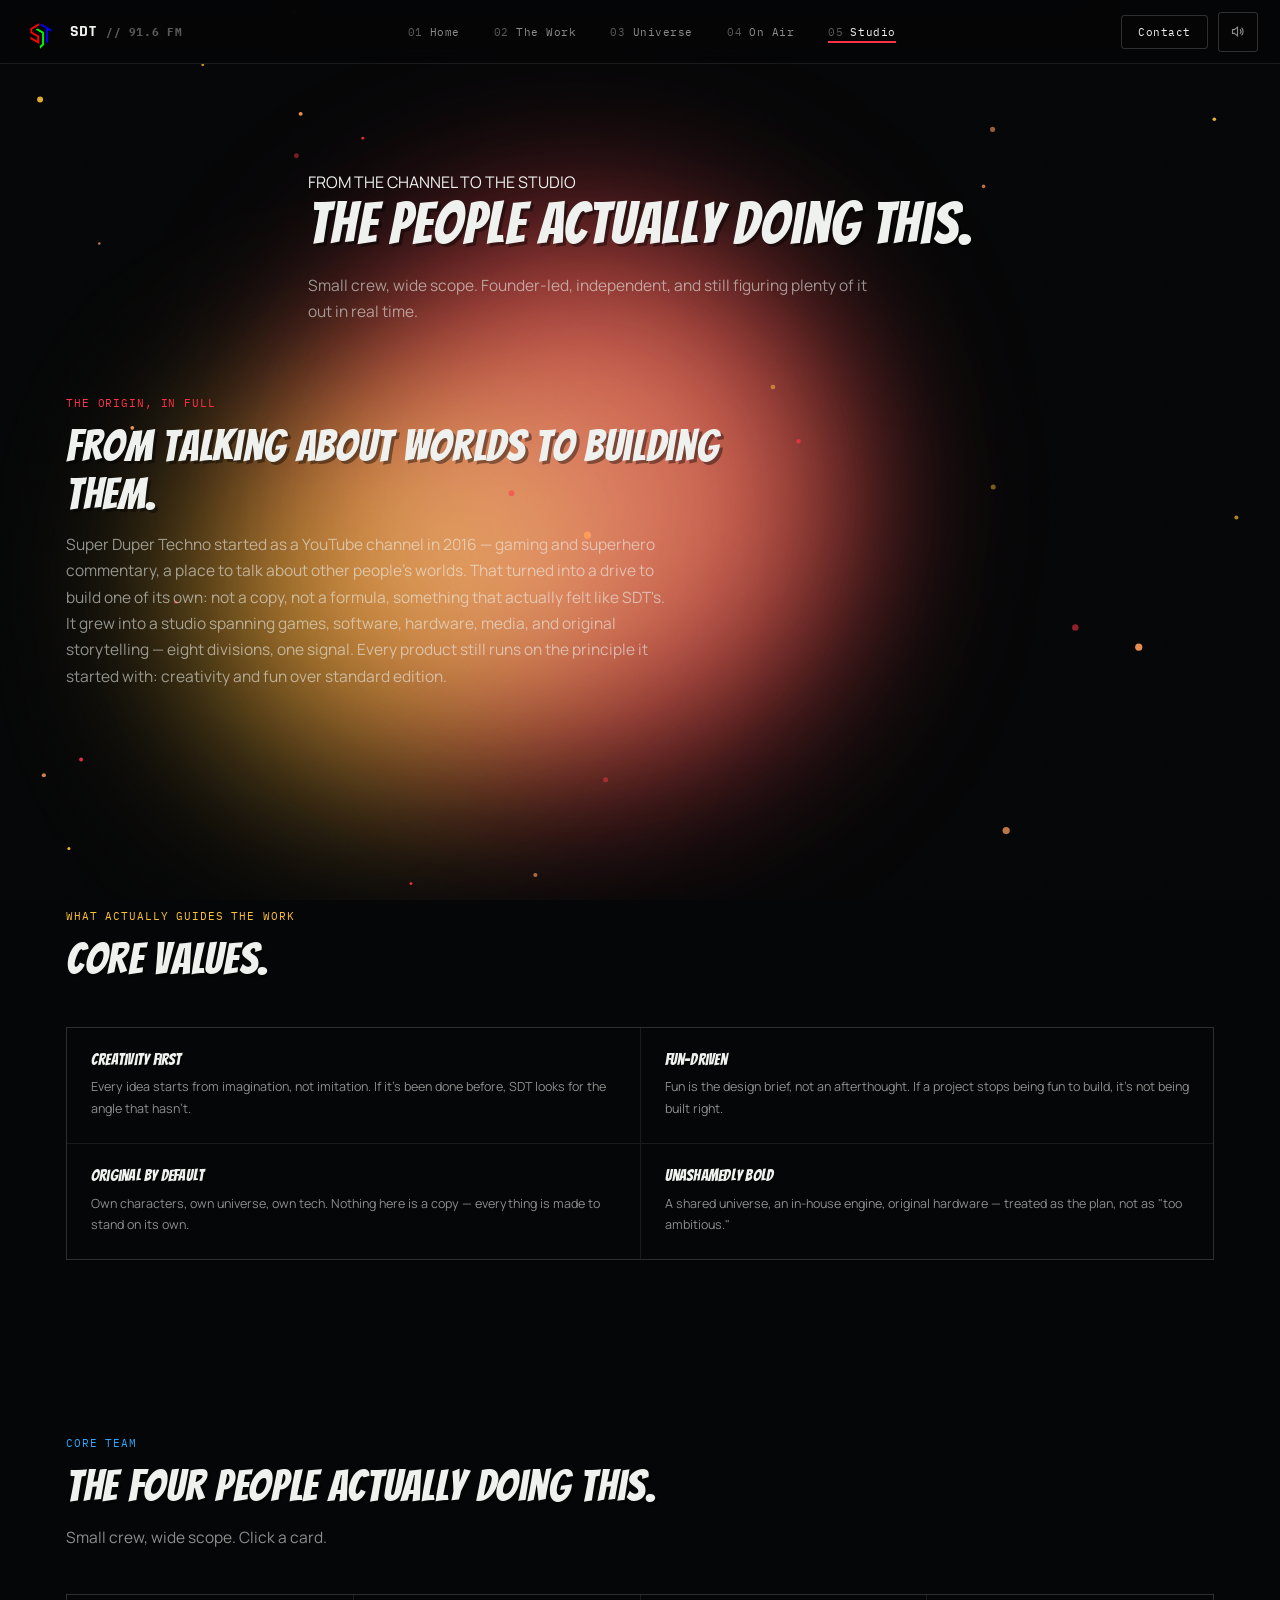
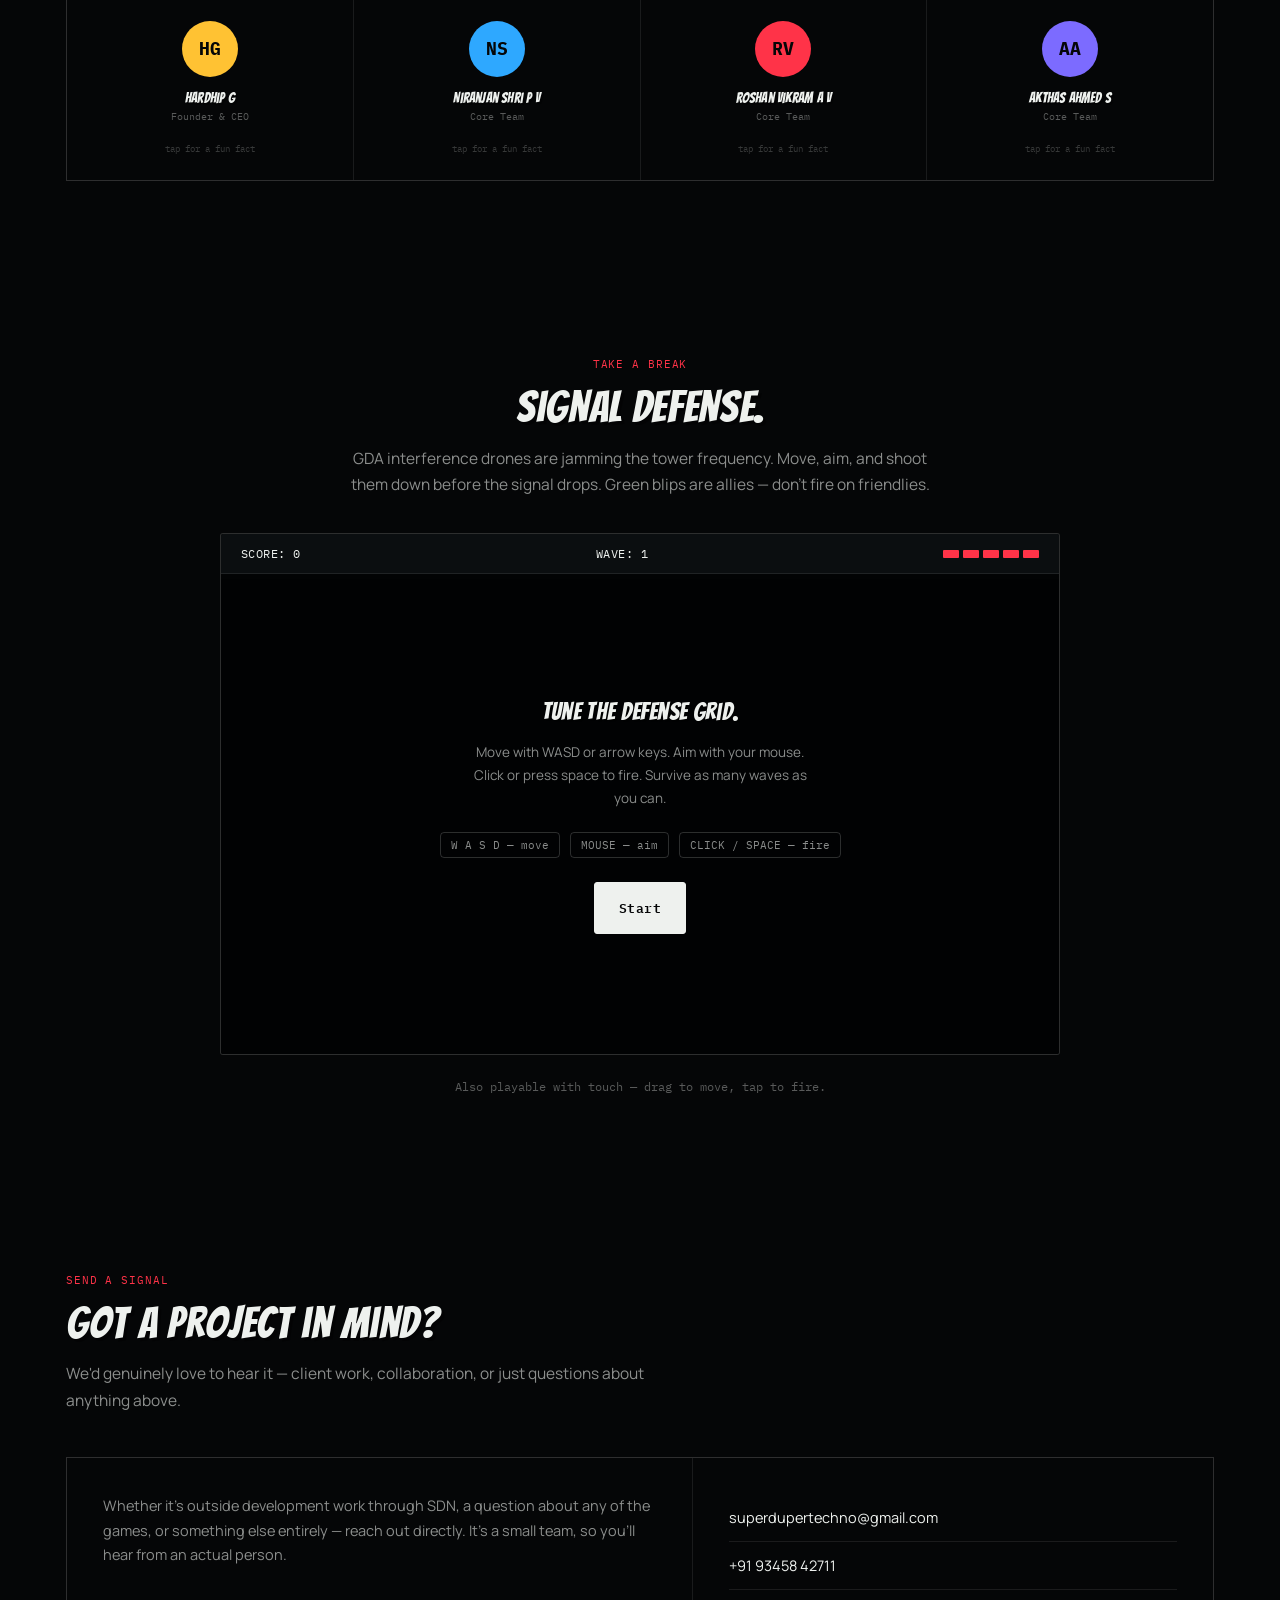
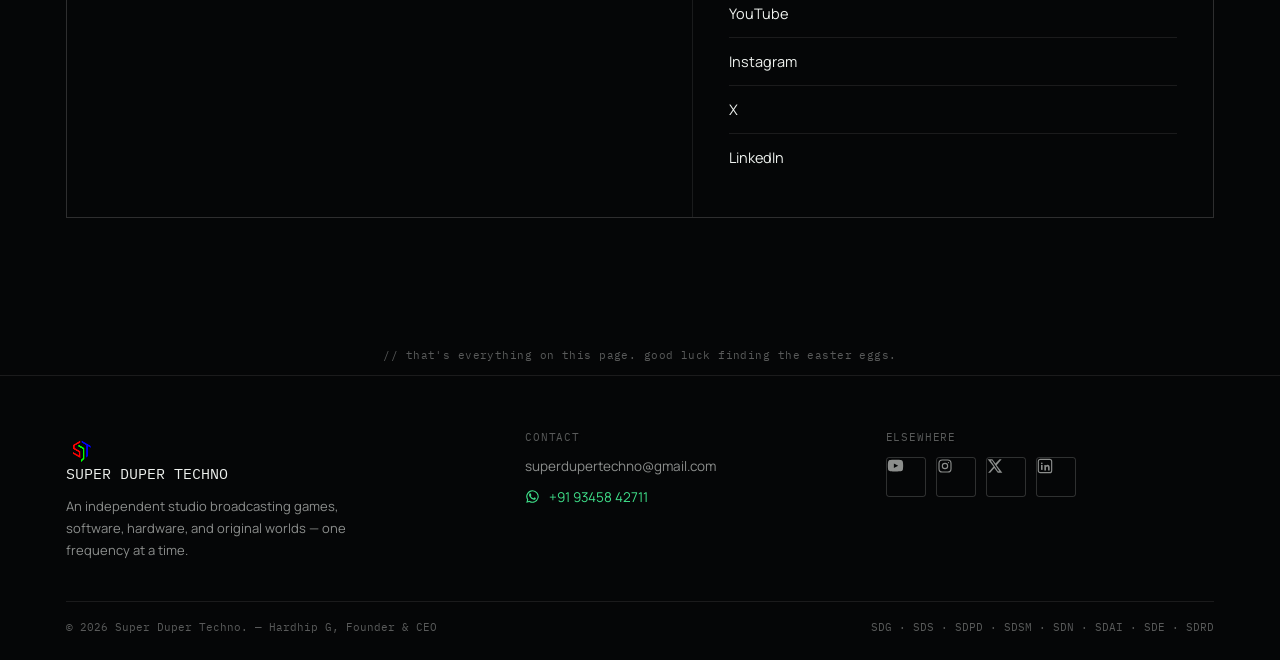
<file: sdt-site (2)/studio.html>
<!DOCTYPE html>
<html lang="en">
<head>
<meta charset="UTF-8">
<meta name="viewport" content="width=device-width, initial-scale=1.0, viewport-fit=cover">
<meta name="theme-color" content="#050607">
<title>The Studio — Super Duper Techno</title>
<meta name="description" content="The crew behind Super Duper Techno — origin, values, and how to reach us.">
<link rel="stylesheet" href="css/base.css">
<style>
  header.hero{min-height:44vh;display:flex;flex-direction:column;justify-content:center;padding:140px 0 40px;}
  .hero h1{font-size:clamp(34px,6vw,58px);max-width:780px;}
  .hero p.tagline{font-size:15.5px;max-width:580px;margin-top:16px;color:var(--dim);}

  .val-grid{display:grid;grid-template-columns:1fr;gap:1px;background:var(--line);border:1px solid var(--line);}
  @media(min-width:700px){.val-grid{grid-template-columns:repeat(2,1fr);}}
  .val-card{background:var(--void);padding:24px;}
  .val-card h4{font-size:15.5px;margin-bottom:8px;}
  .val-card p{font-size:12.5px;}

  .team-grid{display:grid;grid-template-columns:1fr;gap:1px;background:var(--line);border:1px solid var(--line);}
  @media(min-width:640px){.team-grid{grid-template-columns:repeat(2,1fr);}}
  @media(min-width:980px){.team-grid{grid-template-columns:repeat(4,1fr);}}
  .team-card{background:var(--void);padding:26px;text-align:center;cursor:pointer;}
  .team-card .avatar{width:56px;height:56px;border-radius:50%;display:flex;align-items:center;justify-content:center;
    font-weight:700;font-size:18px;color:var(--void);margin:0 auto 14px;font-family:'IBM Plex Mono';}
  .team-card h4{font-size:14px;margin-bottom:4px;}
  .team-card .role{font-family:'IBM Plex Mono';font-size:10px;color:var(--dim-2);margin-bottom:10px;}
  .team-card .fun{font-family:'IBM Plex Mono';font-size:12px;color:var(--cool);opacity:0;max-height:0;overflow:hidden;transition:.25s;}
  .team-card.flipped .fun{opacity:1;max-height:60px;margin-top:6px;}
  .team-card .hint{font-family:'IBM Plex Mono';font-size:9px;color:var(--dim-2);margin-top:10px;opacity:0.6;}

  .contact-block{display:grid;grid-template-columns:1fr;gap:1px;background:var(--line);border:1px solid var(--line);}
  @media(min-width:760px){.contact-block{grid-template-columns:1.2fr 1fr;}}
  .contact-copy{background:var(--void);padding:36px;}
  .contact-links{background:var(--void);padding:36px;}
  .contact-links a{display:block;padding:14px 0;border-bottom:1px solid var(--line);font-size:14.5px;transition:.2s;}
  .contact-links a:last-child{border-bottom:none;}
  .contact-links a:hover{color:var(--hot);}

  /* ============ ARCADE (merged) ============ */
  .game-wrap{max-width:840px;margin:0 auto;}
  .game-shell{position:relative;border:1px solid var(--line-strong);border-radius:var(--radius);overflow:hidden;background:#020304;}
  .game-hud{display:flex;justify-content:space-between;align-items:center;padding:12px 20px;
    font-family:'IBM Plex Mono';font-size:12px;border-bottom:1px solid var(--line);text-transform:uppercase;letter-spacing:0.04em;
    background:rgba(13,16,18,0.9);position:relative;z-index:3;}
  .game-hud .hp-bar{display:flex;gap:4px;}
  .game-hud .hp-bar span{width:16px;height:8px;background:var(--hot);border-radius:1px;}
  .game-hud .hp-bar span.lost{background:var(--line);}
  #gameCanvas{display:block;width:100%;height:min(480px, 68vh);min-height:320px;touch-action:none;cursor:none;}
  .game-overlay{position:absolute;inset:0;top:45px;background:rgba(2,3,4,0.94);display:flex;flex-direction:column;
    align-items:center;justify-content:center;gap:16px;text-align:center;padding:30px;z-index:5;}
  .game-overlay h3{font-size:24px;}
  .game-overlay p{font-size:13.5px;max-width:340px;}
  .kbd-row{display:flex;gap:10px;flex-wrap:wrap;justify-content:center;margin-top:6px;}
  .kbd{font-family:'IBM Plex Mono';font-size:10.5px;border:1px solid var(--line-strong);border-radius:4px;padding:5px 10px;color:var(--dim);}
  .controls-note{text-align:center;margin-top:22px;font-family:'IBM Plex Mono';font-size:11.5px;color:var(--dim-2);}

  .goodluck{text-align:center;padding:40px 0 10px;font-family:'IBM Plex Mono';font-size:11px;color:var(--dim-2);letter-spacing:0.04em;}
</style>
</head>
<body data-theme="studio">

<main>
<header class="hero">
  <div class="wrap">
    <span class="freq-num reveal in">FROM THE CHANNEL TO THE STUDIO</span>
    <h1 class="reveal in">The people actually doing this.</h1>
    <p class="tagline reveal in">Small crew, wide scope. Founder-led, independent, and still figuring plenty of it out in real time.</p>
  </div>
</header>

<section style="padding-top:0;">
  <div class="wrap">
    <div class="head reveal">
      <span class="freq-num">THE ORIGIN, IN FULL</span>
      <h2>From talking about worlds to building them.</h2>
      <p class="lede">Super Duper Techno started as a YouTube channel in 2016 — gaming and superhero commentary, a place to talk about other people's worlds. That turned into a drive to build one of its own: not a copy, not a formula, something that actually felt like SDT's. It grew into a studio spanning games, software, hardware, media, and original storytelling — eight divisions, one signal. Every product still runs on the principle it started with: creativity and fun over standard edition.</p>
    </div>
  </div>
</section>

<section>
  <div class="wrap">
    <div class="head reveal">
      <span class="freq-num" style="color:var(--volt);">WHAT ACTUALLY GUIDES THE WORK</span>
      <h2>Core values.</h2>
    </div>
    <div class="val-grid">
      <div class="val-card reveal"><h4>Creativity first</h4><p>Every idea starts from imagination, not imitation. If it's been done before, SDT looks for the angle that hasn't.</p></div>
      <div class="val-card reveal"><h4>Fun-driven</h4><p>Fun is the design brief, not an afterthought. If a project stops being fun to build, it's not being built right.</p></div>
      <div class="val-card reveal"><h4>Original by default</h4><p>Own characters, own universe, own tech. Nothing here is a copy — everything is made to stand on its own.</p></div>
      <div class="val-card reveal"><h4>Unashamedly bold</h4><p>A shared universe, an in-house engine, original hardware — treated as the plan, not as "too ambitious."</p></div>
    </div>
  </div>
</section>

<section>
  <div class="wrap">
    <div class="head reveal">
      <span class="freq-num" style="color:var(--cool);">CORE TEAM</span>
      <h2>The four people actually doing this.</h2>
      <p class="lede">Small crew, wide scope. Click a card.</p>
    </div>
    <div class="team-grid">
      <div class="team-card reveal" data-fun="Also plays every build before anyone else does.">
        <div class="avatar" style="background:var(--volt);">HG</div><h4>Hardhip G</h4><div class="role">Founder &amp; CEO</div>
        <div class="fun"></div><div class="hint">tap for a fun fact</div>
      </div>
      <div class="team-card reveal" data-fun="Keeps the whole build from falling over.">
        <div class="avatar" style="background:var(--cool);">NS</div><h4>Niranjan Shri P V</h4><div class="role">Core Team</div>
        <div class="fun"></div><div class="hint">tap for a fun fact</div>
      </div>
      <div class="team-card reveal" data-fun="Somehow always mid-refactor.">
        <div class="avatar" style="background:var(--hot);">RV</div><h4>Roshan Vikram A V</h4><div class="role">Core Team</div>
        <div class="fun"></div><div class="hint">tap for a fun fact</div>
      </div>
      <div class="team-card reveal" data-fun="Has opinions about every pixel, and is usually right.">
        <div class="avatar" style="background:var(--deep);">AA</div><h4>Akthas Ahmed S</h4><div class="role">Core Team</div>
        <div class="fun"></div><div class="hint">tap for a fun fact</div>
      </div>
    </div>
  </div>
</section>

<section id="arcade">
  <div class="wrap">
    <div class="head reveal" style="margin:0 auto 36px;text-align:center;">
      <span class="freq-num" style="color:var(--hot);">TAKE A BREAK</span>
      <h2>Signal Defense.</h2>
      <p class="lede" style="margin-left:auto;margin-right:auto;">GDA interference drones are jamming the tower frequency. Move, aim, and shoot them down before the signal drops. Green blips are allies — don't fire on friendlies.</p>
    </div>
    <div class="game-wrap">
      <div class="game-shell reveal">
        <div class="game-hud">
          <span>SCORE: <span id="gScore">0</span></span>
          <span>WAVE: <span id="gWave">1</span></span>
          <div class="hp-bar" id="hpBar"></div>
        </div>
        <canvas id="gameCanvas"></canvas>

        <div class="game-overlay" id="gStart">
          <h3>Tune the defense grid.</h3>
          <p>Move with WASD or arrow keys. Aim with your mouse. Click or press space to fire. Survive as many waves as you can.</p>
          <div class="kbd-row">
            <span class="kbd">W A S D — move</span>
            <span class="kbd">MOUSE — aim</span>
            <span class="kbd">CLICK / SPACE — fire</span>
          </div>
          <button class="btn pri" id="gStartBtn" style="margin-top:8px;">Start</button>
        </div>

        <div class="game-overlay" id="gOver" style="display:none;">
          <h3 id="gRank">Signal Lost</h3>
          <p id="gFinal">Final score: 0</p>
          <button class="btn pri" id="gRetryBtn">Try again</button>
        </div>
      </div>
      <p class="controls-note reveal">Also playable with touch — drag to move, tap to fire.</p>
    </div>
  </div>
</section>

<section id="contact">
  <div class="wrap">
    <div class="head reveal">
      <span class="freq-num" style="color:var(--hot);">SEND A SIGNAL</span>
      <h2>Got a project in mind?</h2>
      <p class="lede">We'd genuinely love to hear it — client work, collaboration, or just questions about anything above.</p>
    </div>
    <div class="contact-block reveal">
      <div class="contact-copy">
        <p style="font-size:14.5px;">Whether it's outside development work through SDN, a question about any of the games, or something else entirely — reach out directly. It's a small team, so you'll hear from an actual person.</p>
      </div>
      <div class="contact-links">
        <a href="mailto:superdupertechno@gmail.com">superdupertechno@gmail.com</a>
        <a href="tel:+919345842711">+91 93458 42711</a>
        <a href="https://www.youtube.com/@SuperDuperTechno-sdgamer" target="_blank" rel="noopener">YouTube</a>
        <a href="https://instagram.com/super.duper.techno" target="_blank" rel="noopener">Instagram</a>
        <a href="https://x.com/Superduper26319" target="_blank" rel="noopener">X</a>
        <a href="https://linkedin.com/company/super-duper-techno" target="_blank" rel="noopener">LinkedIn</a>
      </div>
    </div>
  </div>
</section>

<p class="goodluck reveal">// that's everything on this page. good luck finding the easter eggs.</p>
</main>

<script src="js/shared.js"></script>
<script>
  document.querySelectorAll('.team-card').forEach(card=>{
    card.addEventListener('click', ()=>{
      const flipped = card.classList.toggle('flipped');
      const fun = card.querySelector('.fun');
      fun.textContent = flipped ? card.dataset.fun : '';
    });
  });

  /* ============ SIGNAL DEFENSE (merged arcade game) ============ */
  (function(){
    const canvas = document.getElementById('gameCanvas');
    const ctx = canvas.getContext('2d');
    const scoreEl = document.getElementById('gScore');
    const waveEl = document.getElementById('gWave');
    const hpBar = document.getElementById('hpBar');
    const startOv = document.getElementById('gStart');
    const overOv = document.getElementById('gOver');
    const rankEl = document.getElementById('gRank');
    const finalEl = document.getElementById('gFinal');

    let W, H, dpr;
    function size(){
      dpr = Math.min(window.devicePixelRatio||1, 2);
      W = canvas.clientWidth; H = canvas.clientHeight;
      canvas.width = W*dpr; canvas.height = H*dpr;
      ctx.setTransform(dpr,0,0,dpr,0,0);
    }
    window.addEventListener('resize', size);

    const MAX_HP = 5;
    let state = 'idle';
    let score = 0, wave = 1, hp = MAX_HP;
    let player, bullets, enemyBullets, enemies, particles, keys, mouse, waveTimer, spawnQueue, t;

    function resetHpBar(){
      hpBar.innerHTML = '';
      for(let i=0;i<MAX_HP;i++) hpBar.appendChild(document.createElement('span'));
      updateHpBar();
    }
    function updateHpBar(){
      [...hpBar.children].forEach((s,i)=> s.classList.toggle('lost', i >= hp));
    }

    function reset(){
      size();
      player = { x: W/2, y: H-56, r: 13, speed: 3.6, cooldown: 0 };
      bullets = []; enemyBullets = []; enemies = []; particles = [];
      keys = {}; mouse = { x: W/2, y: H/2, down:false };
      score = 0; wave = 1; hp = MAX_HP; t = 0;
      scoreEl.textContent = '0'; waveEl.textContent = '1';
      resetHpBar();
      queueWave();
    }

    function queueWave(){
      const count = 4 + wave * 2;
      spawnQueue = [];
      for(let i=0;i<count;i++){
        const isAlly = Math.random() < 0.16;
        spawnQueue.push({ delay: i * (46 - Math.min(wave*2, 26)), isAlly, hp: isAlly ? 1 : (1 + Math.floor(wave/3)) });
      }
      waveTimer = 0;
    }

    function spawnEnemy(cfg){
      enemies.push({
        x: 40 + Math.random()*(W-80), y: -30,
        vx: (Math.random()-0.5)*0.6, vy: 0.55 + Math.random()*0.35 + wave*0.05,
        r: cfg.isAlly ? 14 : 16, isAlly: cfg.isAlly, hp: cfg.hp, maxHp: cfg.hp,
        shootCd: 60 + Math.random()*80, phase: Math.random()*Math.PI*2,
      });
    }

    function popParticles(x,y,color,n){
      for(let i=0;i<n;i++){
        const a = Math.random()*Math.PI*2, sp = 1+Math.random()*3;
        particles.push({x,y,vx:Math.cos(a)*sp,vy:Math.sin(a)*sp,life:24+Math.random()*14,color});
      }
    }

    function shoot(){
      const dx = mouse.x - player.x, dy = mouse.y - player.y;
      const d = Math.hypot(dx,dy) || 1;
      bullets.push({ x: player.x, y: player.y, vx: dx/d*8, vy: dy/d*8, r:3.5 });
      if(window.SFX) SFX.shoot();
    }

    function update(){
      t++;
      let mx=0,my=0;
      if(keys['w']||keys['arrowup']) my -= 1;
      if(keys['s']||keys['arrowdown']) my += 1;
      if(keys['a']||keys['arrowleft']) mx -= 1;
      if(keys['d']||keys['arrowright']) mx += 1;
      const mlen = Math.hypot(mx,my) || 1;
      player.x += (mx/mlen)*player.speed;
      player.y += (my/mlen)*player.speed;
      player.x = Math.max(16, Math.min(W-16, player.x));
      player.y = Math.max(H*0.45, Math.min(H-20, player.y));

      if(player.cooldown>0) player.cooldown--;
      if((mouse.down || keys[' ']) && player.cooldown<=0){ shoot(); player.cooldown = 8; }

      if(spawnQueue.length){
        waveTimer++;
        while(spawnQueue.length && spawnQueue[0].delay <= waveTimer) spawnEnemy(spawnQueue.shift());
      } else if(enemies.length===0 && state==='playing'){
        wave++; waveEl.textContent = wave; queueWave();
      }

      bullets.forEach(b=>{ b.x+=b.vx; b.y+=b.vy; });
      bullets = bullets.filter(b=> b.x>-10 && b.x<W+10 && b.y>-10 && b.y<H+10);
      enemyBullets.forEach(b=>{ b.x+=b.vx; b.y+=b.vy; });
      enemyBullets = enemyBullets.filter(b=> b.x>-10 && b.x<W+10 && b.y>-10 && b.y<H+10);

      enemies.forEach(e=>{
        e.phase += 0.05;
        e.x += e.vx + Math.sin(e.phase)*0.4;
        e.y += e.vy;
        e.x = Math.max(20, Math.min(W-20, e.x));
        if(!e.isAlly){
          e.shootCd--;
          if(e.shootCd<=0 && e.y>0 && e.y<H*0.75){
            const dx=player.x-e.x, dy=player.y-e.y, d=Math.hypot(dx,dy)||1;
            enemyBullets.push({x:e.x,y:e.y,vx:dx/d*3.4,vy:dy/d*3.4,r:3});
            e.shootCd = 90 + Math.random()*70 - wave*3;
          }
        }
      });
      enemies = enemies.filter(e=>{
        if(e.y > H+30){
          if(!e.isAlly){ hp--; updateHpBar(); popParticles(e.x, H-20, '#ff3348', 10); if(window.SFX) SFX.hit(); if(hp<=0) endGame(); }
          return false;
        }
        return true;
      });

      for(let i=enemies.length-1;i>=0;i--){
        const e = enemies[i];
        for(let j=bullets.length-1;j>=0;j--){
          const b = bullets[j];
          if(Math.hypot(b.x-e.x,b.y-e.y) < e.r+b.r){
            bullets.splice(j,1);
            if(e.isAlly){
              score = Math.max(0, score-30);
              popParticles(e.x,e.y,'#3fe08a',14);
              enemies.splice(i,1);
              if(window.SFX) SFX.hit();
            } else {
              e.hp--;
              popParticles(b.x,b.y,'#ffc233',5);
              if(e.hp<=0){
                score += 10 * wave;
                popParticles(e.x,e.y,'#ff3348',16);
                enemies.splice(i,1);
                if(window.SFX) SFX.explode();
              }
            }
            scoreEl.textContent = score;
            break;
          }
        }
      }

      for(let j=enemyBullets.length-1;j>=0;j--){
        const b = enemyBullets[j];
        if(Math.hypot(b.x-player.x,b.y-player.y) < player.r+b.r){
          enemyBullets.splice(j,1);
          hp--; updateHpBar();
          popParticles(player.x,player.y,'#ff3348',14);
          if(window.SFX) SFX.hit();
          if(hp<=0) endGame();
        }
      }

      particles.forEach(p=>{ p.x+=p.vx; p.y+=p.vy; p.vx*=0.94; p.vy*=0.94; p.life--; });
      particles = particles.filter(p=>p.life>0);
    }

    function draw(){
      ctx.clearRect(0,0,W,H);
      ctx.strokeStyle = 'rgba(238,241,238,0.04)';
      ctx.lineWidth = 1;
      for(let x=0;x<W;x+=40){ ctx.beginPath(); ctx.moveTo(x,0); ctx.lineTo(x,H); ctx.stroke(); }
      for(let y=0;y<H;y+=40){ ctx.beginPath(); ctx.moveTo(0,y); ctx.lineTo(W,y); ctx.stroke(); }

      particles.forEach(p=>{
        ctx.globalAlpha = Math.max(p.life/30,0);
        ctx.fillStyle = p.color;
        ctx.beginPath(); ctx.arc(p.x,p.y,2.2,0,Math.PI*2); ctx.fill();
      });
      ctx.globalAlpha = 1;

      ctx.fillStyle = '#ff3348';
      enemyBullets.forEach(b=>{ ctx.beginPath(); ctx.arc(b.x,b.y,b.r,0,Math.PI*2); ctx.fill(); });

      ctx.fillStyle = '#ffc233';
      bullets.forEach(b=>{ ctx.beginPath(); ctx.arc(b.x,b.y,b.r,0,Math.PI*2); ctx.fill(); });

      enemies.forEach(e=>{
        ctx.save();
        ctx.translate(e.x,e.y);
        if(e.isAlly){
          ctx.strokeStyle = '#3fe08a'; ctx.lineWidth = 2;
          ctx.beginPath(); ctx.arc(0,0,e.r,0,Math.PI*2); ctx.stroke();
          ctx.fillStyle = 'rgba(63,224,138,0.15)'; ctx.fill();
          ctx.fillStyle = '#3fe08a'; ctx.font = '14px sans-serif'; ctx.textAlign='center'; ctx.textBaseline='middle';
          ctx.fillText('◆', 0, 1);
        } else {
          const pulse = 1 + Math.sin(t*0.2+e.phase)*0.06;
          ctx.rotate(t*0.03);
          ctx.strokeStyle = '#ff3348'; ctx.lineWidth = 2;
          ctx.beginPath();
          for(let i=0;i<6;i++){
            const a = (i/6)*Math.PI*2;
            const rr = e.r*pulse;
            const px = Math.cos(a)*rr, py = Math.sin(a)*rr;
            i===0? ctx.moveTo(px,py) : ctx.lineTo(px,py);
          }
          ctx.closePath(); ctx.stroke();
          ctx.fillStyle = 'rgba(255,51,72,0.15)'; ctx.fill();
          if(e.maxHp>1){
            ctx.fillStyle = '#ff3348'; ctx.font='10px monospace'; ctx.textAlign='center'; ctx.textBaseline='middle';
            ctx.rotate(-t*0.03);
            ctx.fillText(e.hp, 0, 0);
          }
        }
        ctx.restore();
      });

      const ang = Math.atan2(mouse.y-player.y, mouse.x-player.x);
      ctx.save();
      ctx.translate(player.x, player.y);
      ctx.rotate(ang);
      ctx.fillStyle = '#eef1ee';
      ctx.beginPath();
      ctx.moveTo(16,0); ctx.lineTo(-10,9); ctx.lineTo(-5,0); ctx.lineTo(-10,-9);
      ctx.closePath(); ctx.fill();
      ctx.strokeStyle = '#2ea8ff'; ctx.lineWidth=1.5; ctx.stroke();
      ctx.restore();

      ctx.strokeStyle = 'rgba(46,168,255,0.6)'; ctx.lineWidth=1.3;
      ctx.beginPath(); ctx.arc(mouse.x,mouse.y,9,0,Math.PI*2); ctx.stroke();
    }

    function loop(){
      if(state==='playing'){ update(); draw(); }
      requestAnimationFrame(loop);
    }

    function endGame(){
      state = 'over';
      let rank = 'Static Cadet';
      if(score>=1200) rank='Frequency Legend';
      else if(score>=600) rank='Signal Ace';
      else if(score>=250) rank='Field Operator';
      rankEl.textContent = rank;
      finalEl.textContent = `Final score: ${score} — reached wave ${wave}`;
      overOv.style.display = 'flex';
    }

    function start(){
      reset();
      state = 'playing';
      startOv.style.display = 'none';
      overOv.style.display = 'none';
    }

    window.addEventListener('keydown', e=>{ keys[e.key.toLowerCase()]=true; if(e.key===' ') e.preventDefault(); });
    window.addEventListener('keyup', e=>{ keys[e.key.toLowerCase()]=false; });
    canvas.addEventListener('mousemove', e=>{
      const r = canvas.getBoundingClientRect();
      mouse.x = e.clientX - r.left; mouse.y = e.clientY - r.top;
    });
    canvas.addEventListener('mousedown', ()=> mouse.down = true);
    window.addEventListener('mouseup', ()=> mouse.down = false);
    canvas.addEventListener('touchmove', e=>{
      e.preventDefault();
      const r = canvas.getBoundingClientRect();
      const touch = e.touches[0];
      mouse.x = touch.clientX - r.left; mouse.y = touch.clientY - r.top;
      player && (player.x = mouse.x, player.y = Math.min(mouse.y, H-20));
    }, {passive:false});
    canvas.addEventListener('touchstart', ()=>{ mouse.down = true; }, {passive:true});
    canvas.addEventListener('touchend', ()=> mouse.down = false);

    document.getElementById('gStartBtn').addEventListener('click', start);
    document.getElementById('gRetryBtn').addEventListener('click', start);

    size();
    resetHpBar();
    requestAnimationFrame(loop);
  })();
</script>
</body>
</html>
</file>
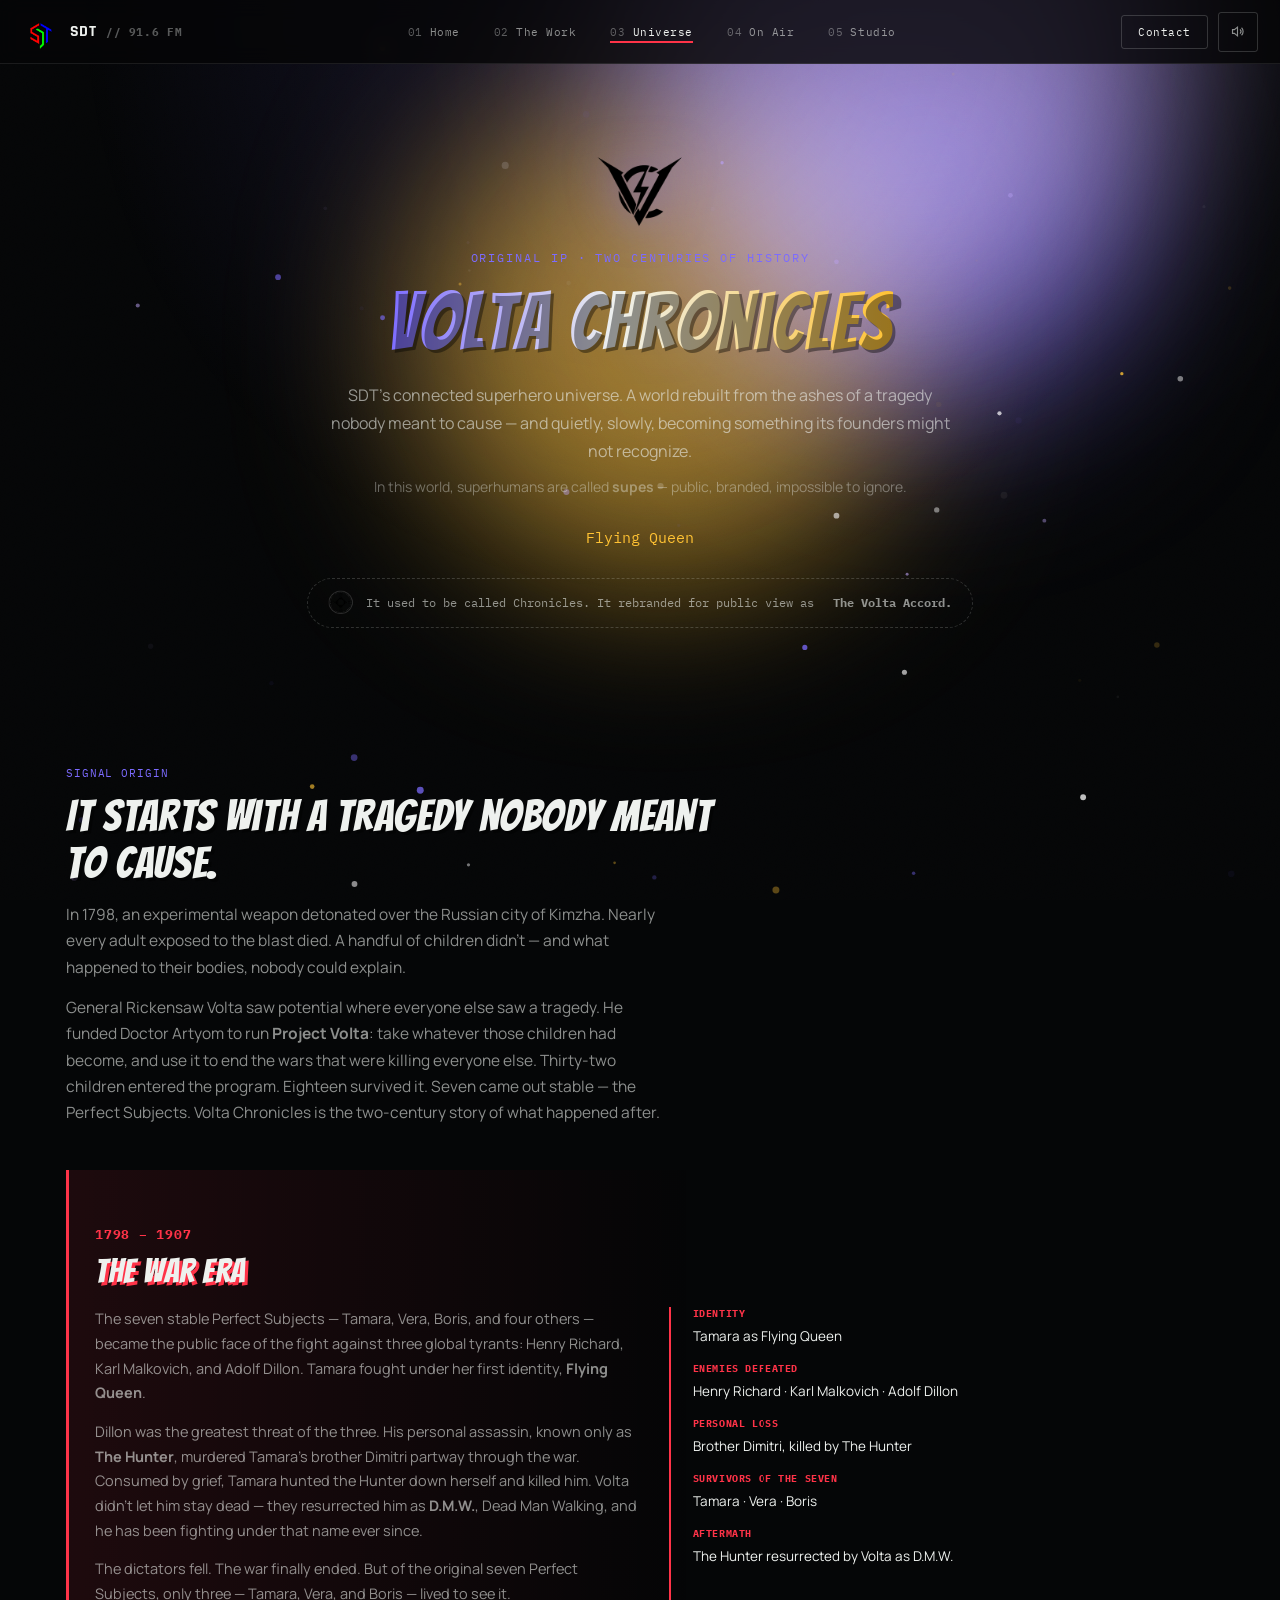
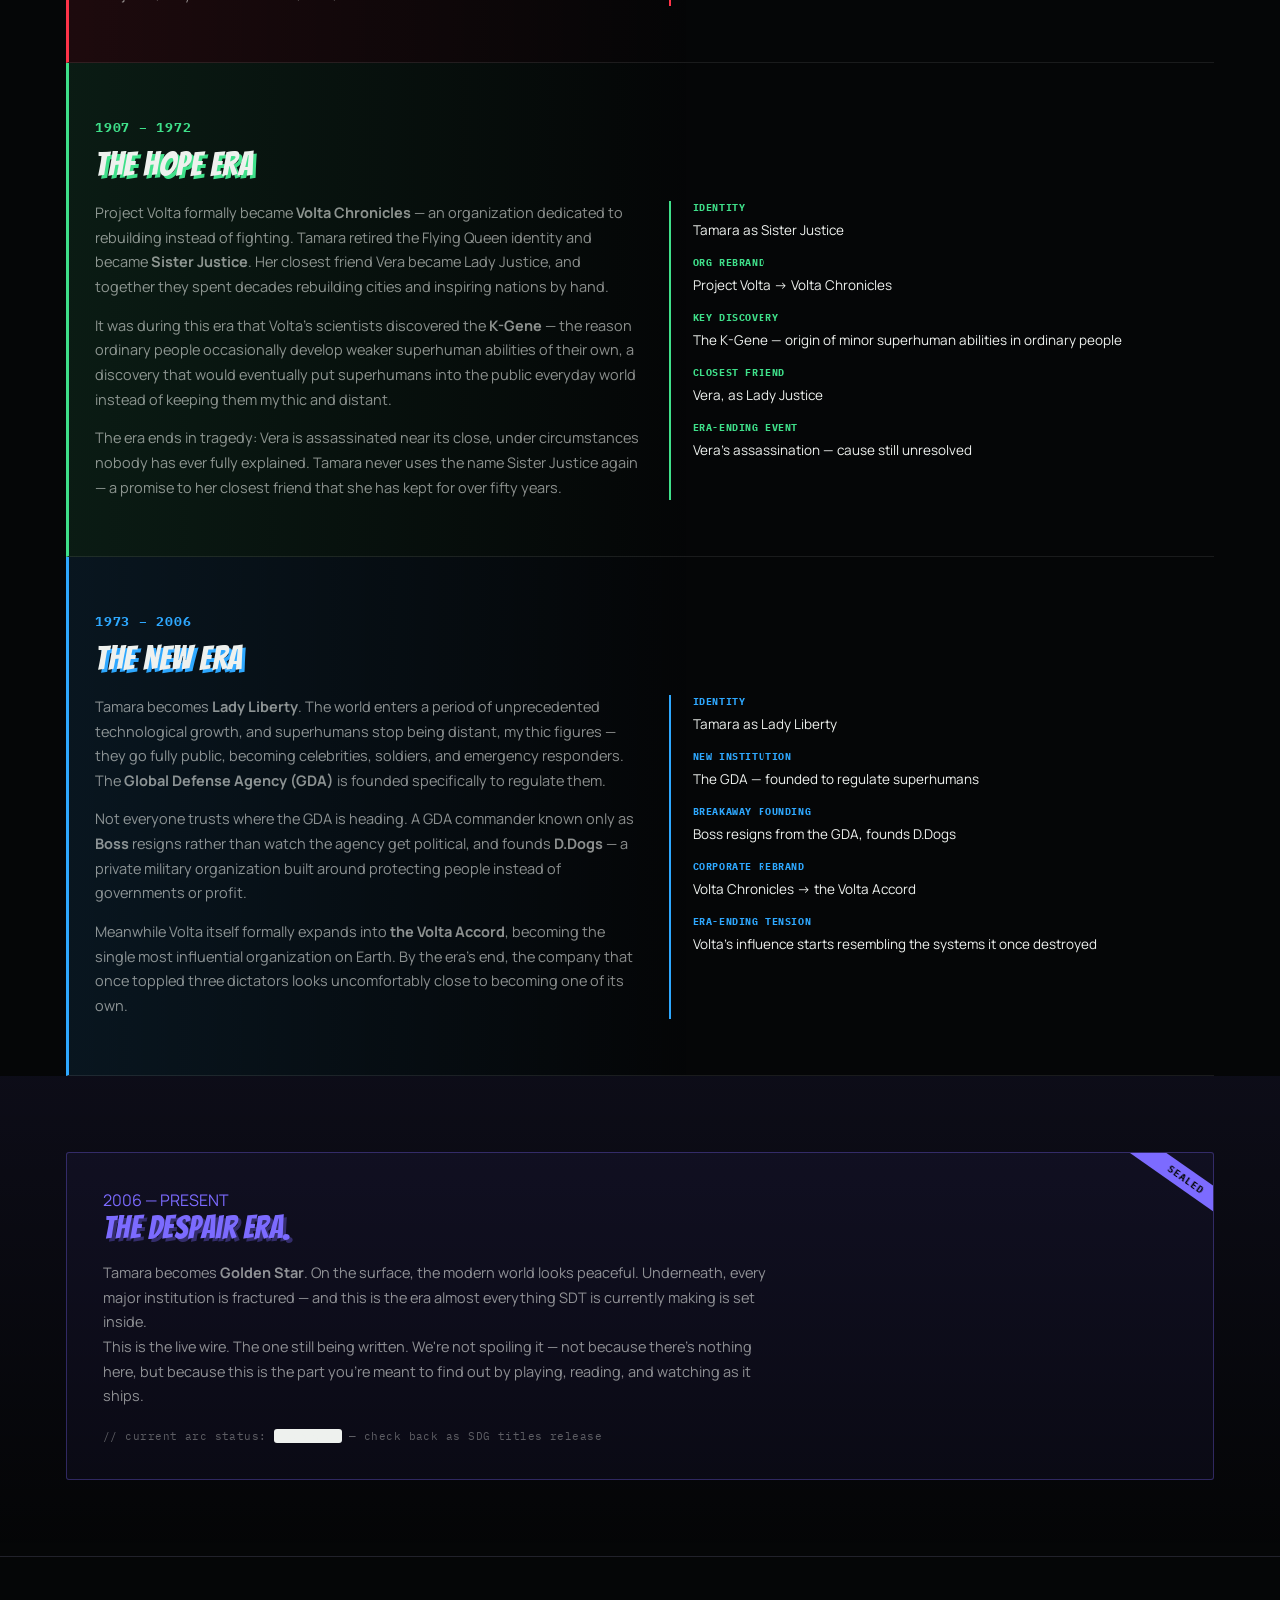
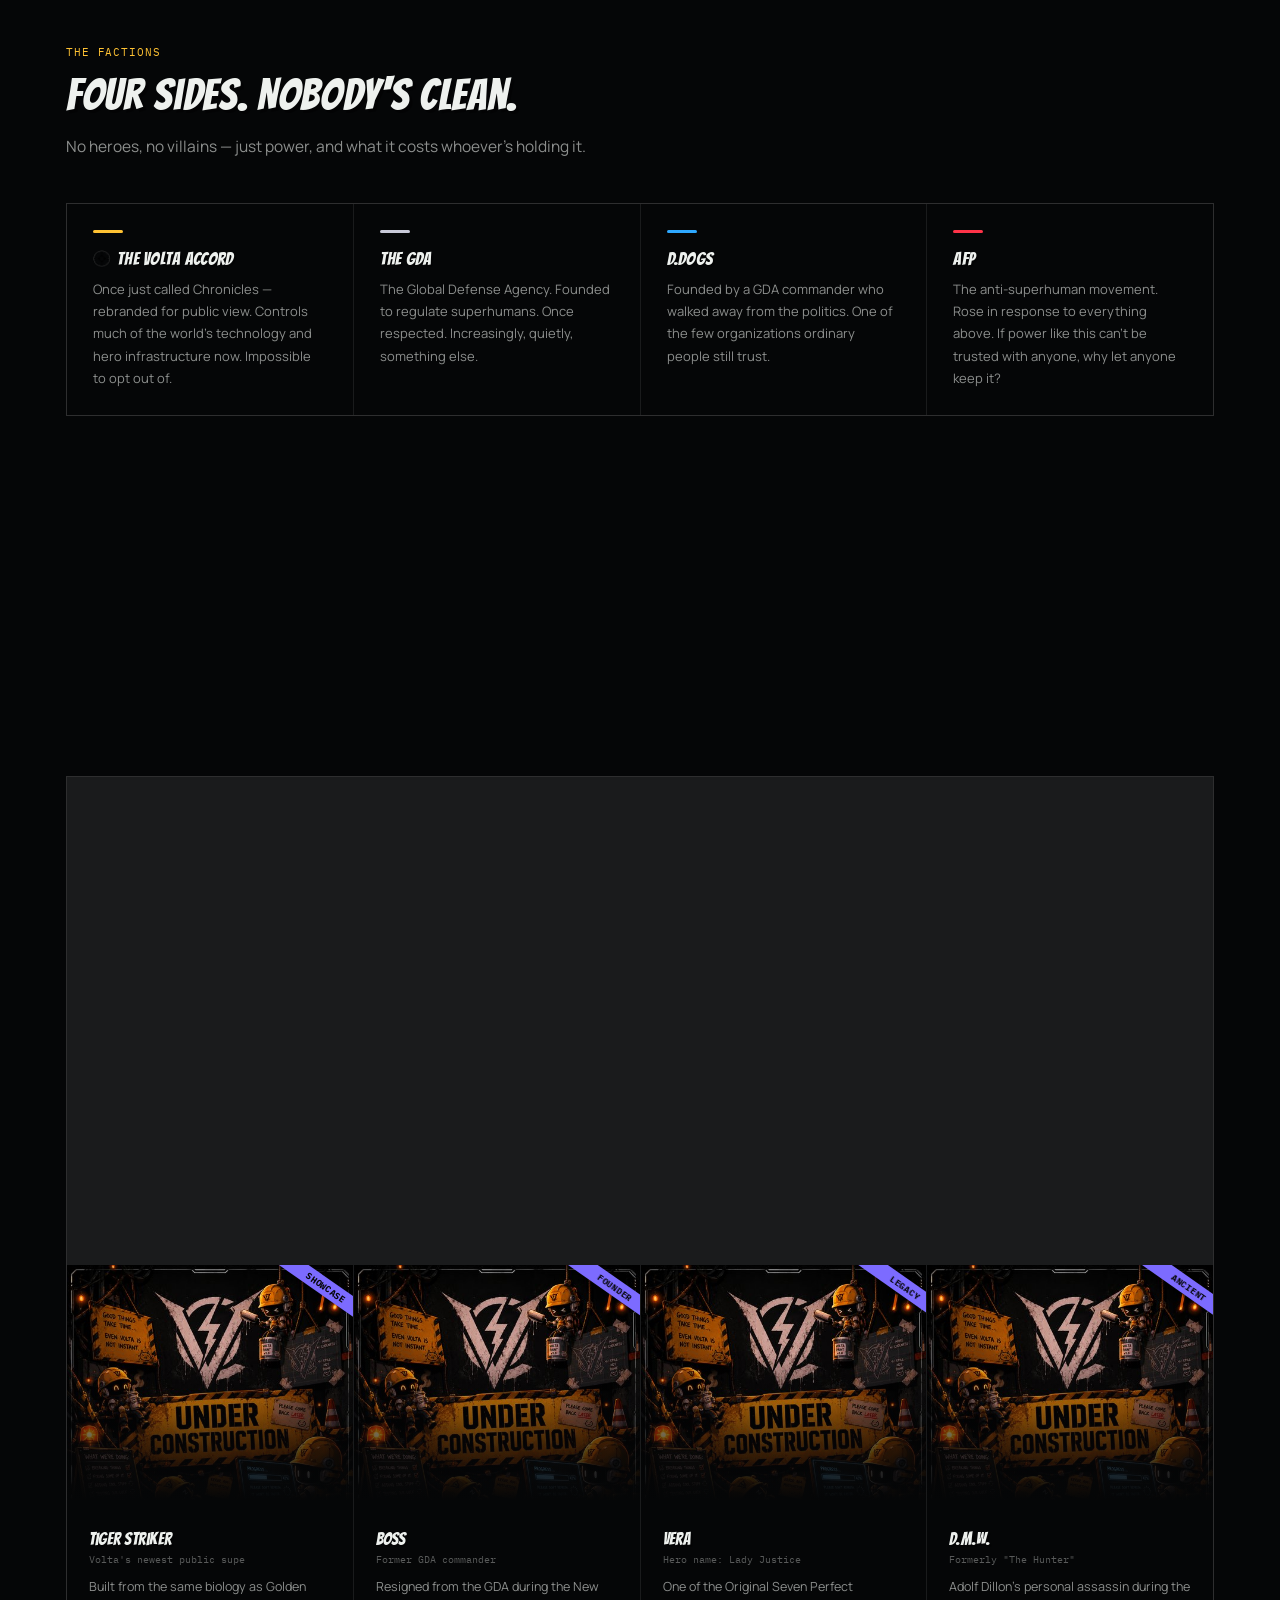
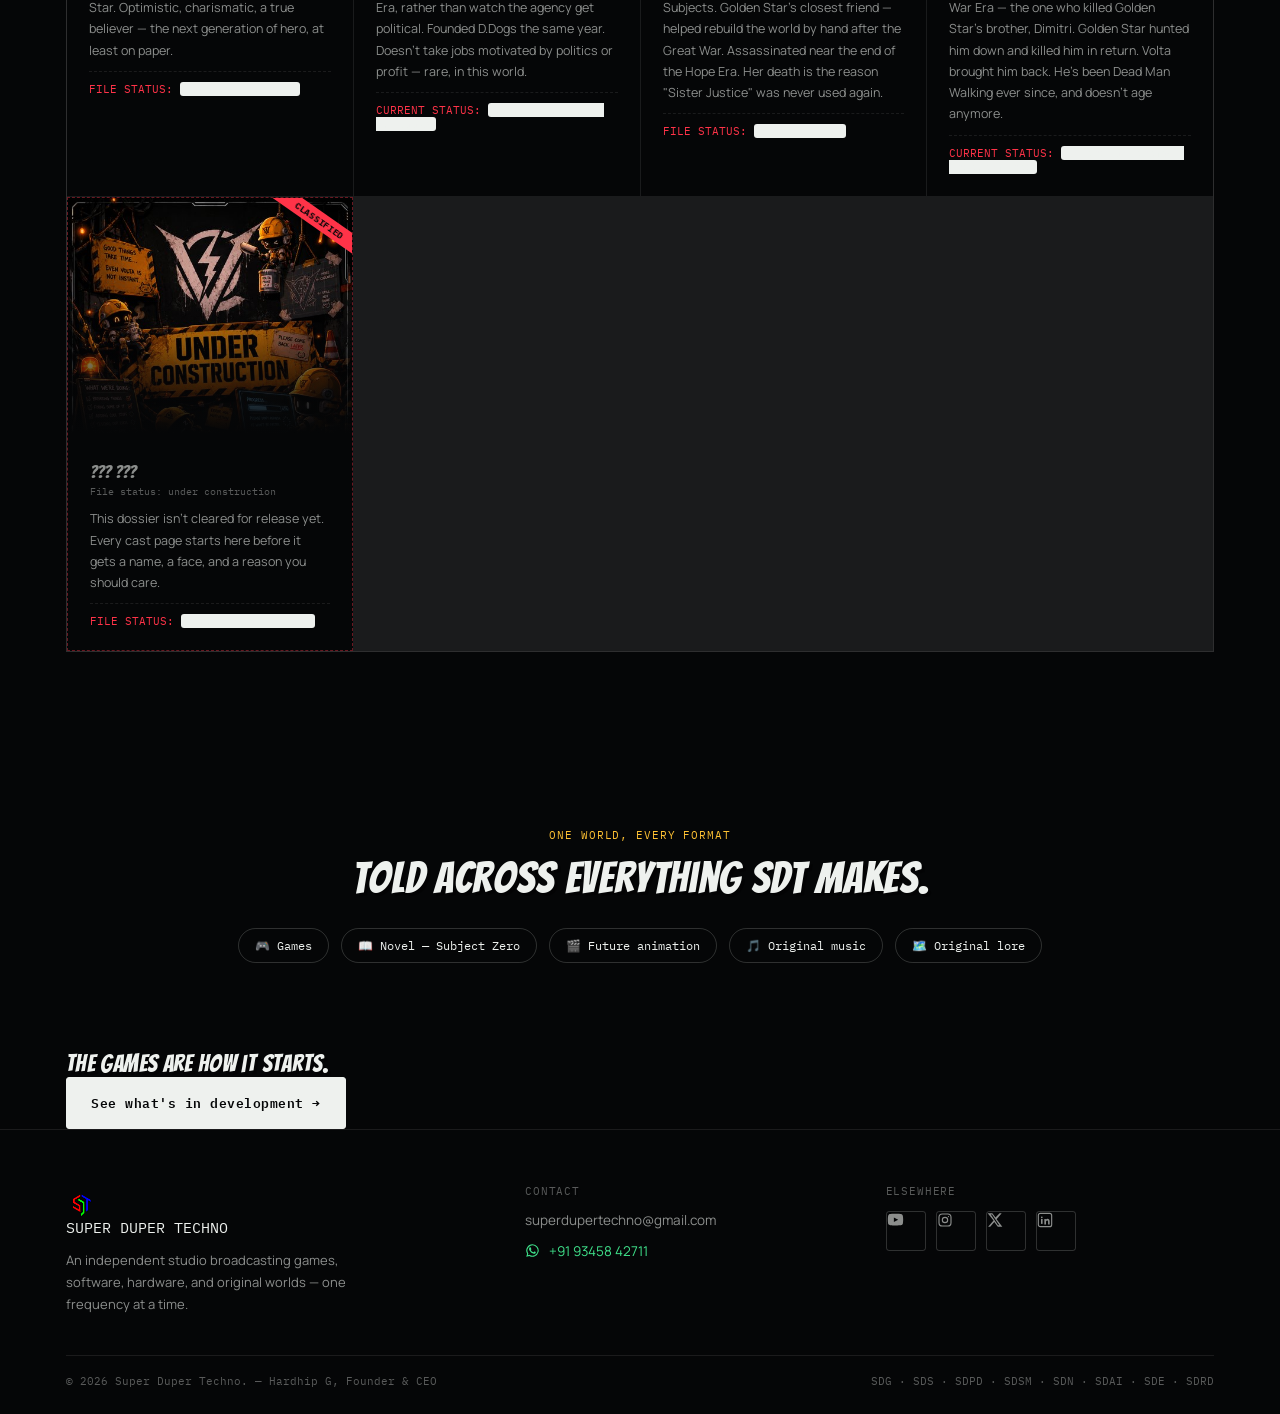
<file: sdt-site (2)/universe.html>
<!DOCTYPE html>
<html lang="en">
<head>
<meta charset="UTF-8">
<meta name="viewport" content="width=device-width, initial-scale=1.0, viewport-fit=cover">
<meta name="theme-color" content="#050607">
<title>Volta Chronicles — Super Duper Techno</title>
<meta name="description" content="Volta Chronicles — SDT's original superhero universe. Two centuries of history, the War, Hope, and New Eras in full, and the present-day Despair Era, kept sealed.">
<link rel="stylesheet" href="css/base.css">
<style>
  body[data-theme="universe"]{--u-glow: rgba(124,107,255,0.16);}
  header.hero{min-height:70vh;display:flex;flex-direction:column;align-items:center;justify-content:center;
    padding:140px 24px 50px;text-align:center;background:radial-gradient(ellipse at 50% 0%, var(--u-glow), transparent 62%);}
  .hero .mark{width:88px;height:auto;margin:0 auto 22px;filter:drop-shadow(0 0 22px rgba(124,107,255,0.55));}
  .hero .eyebrow{font-family:'IBM Plex Mono';font-size:12px;letter-spacing:0.16em;text-transform:uppercase;color:var(--deep);margin-bottom:14px;}
  .hero h1{font-size:clamp(42px,7.6vw,80px);margin-bottom:16px;
    background:linear-gradient(90deg,var(--deep),var(--paper) 45%,var(--volt));
    -webkit-background-clip:text;background-clip:text;color:transparent;}
  .hero p.lede{max-width:640px;margin:0 auto 10px;font-size:16px;line-height:1.75;color:var(--dim);}
  .names-cycle{font-family:'IBM Plex Mono';font-size:15px;color:var(--volt);margin-top:18px;min-height:22px;}
  .rebrand-note{margin-top:28px;display:inline-flex;align-items:center;gap:12px;font-family:'IBM Plex Mono';font-size:12px;color:var(--dim);
    border:1px dashed var(--line-strong);padding:11px 20px;border-radius:99px;max-width:90%;}

  /* era timeline — full detail, each era gets its own color identity */
  .era-block{padding:56px 0 56px 26px;border-bottom:1px solid var(--line);
    border-left:3px solid var(--ecolor, var(--line-strong));
    background:linear-gradient(90deg, color-mix(in srgb, var(--ecolor, transparent) 10%, transparent), transparent 55%);
    transition:border-color .3s;}
  .era-block .yr-big{font-family:'IBM Plex Mono';font-size:13px;color:var(--ecolor, var(--volt));letter-spacing:0.06em;display:block;margin-bottom:10px;font-weight:700;}
  .era-block h3{font-size:clamp(24px,3.6vw,34px);margin-bottom:18px;text-shadow:3px 3px 0 var(--ecolor, rgba(0,0,0,0.4));}
  .era-grid{display:grid;grid-template-columns:1fr;gap:28px;}
  @media(min-width:860px){.era-grid{grid-template-columns:1fr 1fr;}}
  .era-grid p{font-size:14.5px;margin-bottom:14px;}
  .era-grid p:last-child{margin-bottom:0;}
  .era-side{border-left:2px solid var(--ecolor, var(--line-strong));padding-left:22px;}
  .era-side .fact{margin-bottom:16px;}
  .era-side .fact .k{font-family:'IBM Plex Mono';font-size:10px;letter-spacing:0.06em;color:var(--ecolor, var(--dim-2));text-transform:uppercase;display:block;margin-bottom:4px;font-weight:700;}
  .era-side .fact .v{font-size:13.5px;}

  /* despair era — sealed treatment, purple ties it to Volta Chronicles' own cosmic identity */
  .despair{padding:76px 0;background:linear-gradient(180deg, rgba(124,107,255,0.07), transparent);border-bottom:1px solid var(--line);}
  .despair-panel{border:1px solid rgba(124,107,255,0.32);background:rgba(124,107,255,0.05);border-radius:var(--radius);padding:36px;position:relative;overflow:hidden;}
  .despair-panel::before{content:'SEALED';position:absolute;top:16px;right:-34px;transform:rotate(35deg);
    background:var(--deep);color:var(--void);font-family:'IBM Plex Mono';font-size:10px;font-weight:700;letter-spacing:0.1em;padding:4px 40px;}
  .despair-panel h3{font-size:clamp(24px,3.6vw,32px);color:var(--deep);margin-bottom:16px;text-shadow:3px 3px 0 rgba(124,107,255,0.35);}
  .despair-panel p{font-size:14.5px;max-width:680px;}
  .despair-fade{margin-top:20px;font-family:'IBM Plex Mono';font-size:11px;color:var(--dim-2);letter-spacing:0.04em;}

  /* factions */
  .world-grid{display:grid;grid-template-columns:1fr;gap:1px;background:var(--line);border:1px solid var(--line);}
  @media(min-width:640px){.world-grid{grid-template-columns:repeat(2,1fr);}}
  @media(min-width:1020px){.world-grid{grid-template-columns:repeat(4,1fr);}}
  .world-card{background:var(--void);padding:26px;}
  .world-card h3{font-size:18px;margin-bottom:10px;}
  .world-card p{font-size:13px;}
  .world-card .bar{width:30px;height:3px;border-radius:2px;margin-bottom:16px;}

  /* cast */
  .cast-grid{display:grid;grid-template-columns:1fr;gap:1px;background:var(--line);border:1px solid var(--line);}
  @media(min-width:640px){.cast-grid{grid-template-columns:repeat(2,1fr);}}
  @media(min-width:980px){.cast-grid{grid-template-columns:repeat(4,1fr);}}
  .dossier{background:var(--void);padding:0 0 22px;position:relative;overflow:hidden;}
  .dossier-placeholder{border:1px dashed rgba(255,51,72,0.4);}
  .dossier-placeholder .portrait-wrap img{filter:grayscale(0.3) brightness(0.85);}
  .dossier-placeholder h3{color:var(--dim);}
  .dossier .portrait-wrap{position:relative;width:100%;height:250px;overflow:hidden;background:var(--panel);}
  .dossier .portrait-wrap img{width:100%;height:100%;object-fit:cover;object-position:top center;display:block;
    filter:saturate(1.05);transition:transform .4s ease;}
  .dossier:hover .portrait-wrap img{transform:scale(1.05);}
  .dossier .portrait-wrap::after{content:'';position:absolute;inset:0;
    background:linear-gradient(to bottom, transparent 35%, var(--void) 94%);}
  .dossier .body{padding:16px 22px 0;}
  .dossier .stamp{position:absolute;top:14px;right:-30px;transform:rotate(35deg);background:var(--deep);color:var(--void);
    font-family:'IBM Plex Mono';font-size:9px;letter-spacing:0.08em;padding:3px 34px;font-weight:700;z-index:3;}
  .dossier h3{font-size:16.5px;margin-bottom:4px;}
  .dossier .alias{font-family:'IBM Plex Mono';font-size:10px;color:var(--dim-2);margin-bottom:10px;}
  .dossier p{font-size:12.5px;margin:0 0 10px;}
  .redacted{background:var(--paper);color:var(--paper);border-radius:3px;padding:0 4px;user-select:none;cursor:not-allowed;}
  .dossier .hook{font-family:'IBM Plex Mono';font-size:10.5px;color:var(--hot);border-top:1px dashed var(--line);padding-top:10px;margin-top:10px;}

  .format-list{display:flex;flex-wrap:wrap;justify-content:center;gap:12px;margin-top:26px;}
  .format-list span{font-family:'IBM Plex Mono';font-size:12px;padding:9px 16px;border:1px solid var(--line-strong);border-radius:99px;}
</style>
</head>
<body data-theme="universe">

<main>
<header class="hero">
  <img class="mark reveal in" src="assets/chronicles-mark.png" alt="Volta Chronicles mark">
  <div class="eyebrow reveal in">Original IP · Two centuries of history</div>
  <h1 class="reveal in">Volta Chronicles</h1>
  <p class="lede reveal in">SDT's connected superhero universe. A world rebuilt from the ashes of a tragedy nobody meant to cause — and quietly, slowly, becoming something its founders might not recognize.</p>
  <p class="lede reveal in" style="font-size:14px;opacity:0.65;">In this world, superhumans are called <strong>supes</strong> — public, branded, impossible to ignore.</p>
  <div class="names-cycle mono" id="namesCycle"></div>
  <div class="rebrand-note reveal in"><img src="assets/accord-mark.png" alt="Volta Accord seal" style="width:26px;height:26px;flex:none;">It used to be called Chronicles. It rebranded for public view as <strong>&nbsp;The Volta Accord.</strong></div>
</header>

<section style="padding-bottom:0;">
  <div class="wrap">
    <div class="head reveal">
      <span class="freq-num" style="color:var(--deep);">SIGNAL ORIGIN</span>
      <h2>It starts with a tragedy nobody meant to cause.</h2>
      <p class="lede">In 1798, an experimental weapon detonated over the Russian city of Kimzha. Nearly every adult exposed to the blast died. A handful of children didn't — and what happened to their bodies, nobody could explain.</p>
      <p class="lede">General Rickensaw Volta saw potential where everyone else saw a tragedy. He funded Doctor Artyom to run <strong>Project Volta</strong>: take whatever those children had become, and use it to end the wars that were killing everyone else. Thirty-two children entered the program. Eighteen survived it. Seven came out stable — the Perfect Subjects. Volta Chronicles is the two-century story of what happened after.</p>
    </div>
  </div>
</section>

<!-- WAR ERA -->
<div class="wrap"><div class="era-block reveal" style="--ecolor:var(--hot);">
  <span class="yr-big mono">1798 – 1907</span>
  <h3>The War Era</h3>
  <div class="era-grid">
    <div>
      <p>The seven stable Perfect Subjects — Tamara, Vera, Boris, and four others — became the public face of the fight against three global tyrants: Henry Richard, Karl Malkovich, and Adolf Dillon. Tamara fought under her first identity, <strong>Flying Queen</strong>.</p>
      <p>Dillon was the greatest threat of the three. His personal assassin, known only as <strong>The Hunter</strong>, murdered Tamara's brother Dimitri partway through the war. Consumed by grief, Tamara hunted the Hunter down herself and killed him. Volta didn't let him stay dead — they resurrected him as <strong>D.M.W.</strong>, Dead Man Walking, and he has been fighting under that name ever since.</p>
      <p>The dictators fell. The war finally ended. But of the original seven Perfect Subjects, only three — Tamara, Vera, and Boris — lived to see it.</p>
    </div>
    <div class="era-side">
      <div class="fact"><span class="k">Identity</span><span class="v">Tamara as Flying Queen</span></div>
      <div class="fact"><span class="k">Enemies defeated</span><span class="v">Henry Richard · Karl Malkovich · Adolf Dillon</span></div>
      <div class="fact"><span class="k">Personal loss</span><span class="v">Brother Dimitri, killed by The Hunter</span></div>
      <div class="fact"><span class="k">Survivors of the Seven</span><span class="v">Tamara · Vera · Boris</span></div>
      <div class="fact"><span class="k">Aftermath</span><span class="v">The Hunter resurrected by Volta as D.M.W.</span></div>
    </div>
  </div>
</div></div>

<!-- HOPE ERA -->
<div class="wrap"><div class="era-block reveal" style="--ecolor:var(--charge);">
  <span class="yr-big mono">1907 – 1972</span>
  <h3>The Hope Era</h3>
  <div class="era-grid">
    <div>
      <p>Project Volta formally became <strong>Volta Chronicles</strong> — an organization dedicated to rebuilding instead of fighting. Tamara retired the Flying Queen identity and became <strong>Sister Justice</strong>. Her closest friend Vera became Lady Justice, and together they spent decades rebuilding cities and inspiring nations by hand.</p>
      <p>It was during this era that Volta's scientists discovered the <strong>K-Gene</strong> — the reason ordinary people occasionally develop weaker superhuman abilities of their own, a discovery that would eventually put superhumans into the public everyday world instead of keeping them mythic and distant.</p>
      <p>The era ends in tragedy: Vera is assassinated near its close, under circumstances nobody has ever fully explained. Tamara never uses the name Sister Justice again — a promise to her closest friend that she has kept for over fifty years.</p>
    </div>
    <div class="era-side">
      <div class="fact"><span class="k">Identity</span><span class="v">Tamara as Sister Justice</span></div>
      <div class="fact"><span class="k">Org rebrand</span><span class="v">Project Volta → Volta Chronicles</span></div>
      <div class="fact"><span class="k">Key discovery</span><span class="v">The K-Gene — origin of minor superhuman abilities in ordinary people</span></div>
      <div class="fact"><span class="k">Closest friend</span><span class="v">Vera, as Lady Justice</span></div>
      <div class="fact"><span class="k">Era-ending event</span><span class="v">Vera's assassination — cause still unresolved</span></div>
    </div>
  </div>
</div></div>

<!-- NEW ERA -->
<div class="wrap"><div class="era-block reveal" style="--ecolor:var(--cool);">
  <span class="yr-big mono">1973 – 2006</span>
  <h3>The New Era</h3>
  <div class="era-grid">
    <div>
      <p>Tamara becomes <strong>Lady Liberty</strong>. The world enters a period of unprecedented technological growth, and superhumans stop being distant, mythic figures — they go fully public, becoming celebrities, soldiers, and emergency responders. The <strong>Global Defense Agency (GDA)</strong> is founded specifically to regulate them.</p>
      <p>Not everyone trusts where the GDA is heading. A GDA commander known only as <strong>Boss</strong> resigns rather than watch the agency get political, and founds <strong>D.Dogs</strong> — a private military organization built around protecting people instead of governments or profit.</p>
      <p>Meanwhile Volta itself formally expands into <strong>the Volta Accord</strong>, becoming the single most influential organization on Earth. By the era's end, the company that once toppled three dictators looks uncomfortably close to becoming one of its own.</p>
    </div>
    <div class="era-side">
      <div class="fact"><span class="k">Identity</span><span class="v">Tamara as Lady Liberty</span></div>
      <div class="fact"><span class="k">New institution</span><span class="v">The GDA — founded to regulate superhumans</span></div>
      <div class="fact"><span class="k">Breakaway founding</span><span class="v">Boss resigns from the GDA, founds D.Dogs</span></div>
      <div class="fact"><span class="k">Corporate rebrand</span><span class="v">Volta Chronicles → the Volta Accord</span></div>
      <div class="fact"><span class="k">Era-ending tension</span><span class="v">Volta's influence starts resembling the systems it once destroyed</span></div>
    </div>
  </div>
</div></div>

<!-- DESPAIR ERA — SEALED -->
<section class="despair">
  <div class="wrap">
    <div class="despair-panel reveal">
      <span class="freq-num" style="color:var(--deep);">2006 — PRESENT</span>
      <h3>The Despair Era.</h3>
      <p>Tamara becomes <strong>Golden Star</strong>. On the surface, the modern world looks peaceful. Underneath, every major institution is fractured — and this is the era almost everything SDT is currently making is set inside.</p>
      <p>This is the live wire. The one still being written. We're not spoiling it — not because there's nothing here, but because this is the part you're meant to find out by playing, reading, and watching as it ships.</p>
      <div class="despair-fade mono">// current arc status: <span class="redacted">redacted</span> — check back as SDG titles release</div>
    </div>
  </div>
</section>

<section>
  <div class="wrap">
    <div class="head reveal">
      <span class="freq-num" style="color:var(--volt);">THE FACTIONS</span>
      <h2>Four sides. Nobody's clean.</h2>
      <p class="lede">No heroes, no villains — just power, and what it costs whoever's holding it.</p>
    </div>
    <div class="world-grid">
      <div class="world-card reveal"><div class="bar" style="background:var(--volt);"></div><h3><img src="assets/accord-mark.png" alt="" style="width:18px;height:18px;display:inline-block;vertical-align:-3px;margin-right:6px;opacity:0.9;">The Volta Accord</h3><p>Once just called Chronicles — rebranded for public view. Controls much of the world's technology and hero infrastructure now. Impossible to opt out of.</p></div>
      <div class="world-card reveal"><div class="bar" style="background:#c9c9d8;"></div><h3>The GDA</h3><p>The Global Defense Agency. Founded to regulate superhumans. Once respected. Increasingly, quietly, something else.</p></div>
      <div class="world-card reveal"><div class="bar" style="background:var(--cool);"></div><h3>D.Dogs</h3><p>Founded by a GDA commander who walked away from the politics. One of the few organizations ordinary people still trust.</p></div>
      <div class="world-card reveal"><div class="bar" style="background:var(--hot);"></div><h3>AFP</h3><p>The anti-superhuman movement. Rose in response to everything above. If power like this can't be trusted with anyone, why let anyone keep it?</p></div>
    </div>
  </div>
</section>

<section>
  <div class="wrap">
    <div class="head reveal">
      <span class="freq-num" style="color:var(--hot);">CLASSIFIED · PARTIAL FILE</span>
      <h2>Who you'll meet.</h2>
      <p class="lede">A taste of the cast — names, vibes, and just enough to make you curious. The rest stays sealed until it ships.</p>
    </div>
    <div class="cast-grid">
      <div class="dossier reveal">
        <div class="portrait-wrap"><img src="assets/placeholders/character-placeholder.jpg" alt="Golden Star" loading="lazy"></div>
        <span class="stamp">ASSET</span>
        <div class="body">
          <h3>Golden Star</h3>
          <div class="alias">Real name: Tamara · one of the Original Seven</div>
          <p>Born in Kimzha, 1798. Been through four hero names and two centuries and never once got to pick either. Quiet. Reserved. Everyone assumes she's Volta's most compliant asset.</p>
          <div class="hook">CURRENT ARC: <span class="redacted">that changes soon</span></div>
        </div>
      </div>
      <div class="dossier reveal">
        <div class="portrait-wrap"><img src="assets/placeholders/character-placeholder.jpg" alt="Richard Volta" loading="lazy"></div>
        <span class="stamp">HANDLER</span>
        <div class="body">
          <h3>Richard Volta</h3>
          <div class="alias">Descendant of the founder</div>
          <p>Started idealistic. Started believing peace needed control somewhere along the way. Calls Golden Star "Auntie." The charm is real — that's what makes it work.</p>
          <div class="hook">FILE STATUS: <span class="redacted">watching closely</span></div>
        </div>
      </div>
      <div class="dossier reveal">
        <div class="portrait-wrap"><img src="assets/placeholders/character-placeholder.jpg" alt="Madam Volta" loading="lazy"></div>
        <span class="stamp">???</span>
        <div class="body">
          <h3>Madam Volta</h3>
          <div class="alias">Richard's wife</div>
          <p>Present in every room that matters, gone the second things get warm. One of Golden Star's oldest friends. There's a whole story in how she got that name.</p>
          <div class="hook">FILE STATUS: <span class="redacted">history sealed</span></div>
        </div>
      </div>
      <div class="dossier reveal">
        <div class="portrait-wrap"><img src="assets/placeholders/character-placeholder.jpg" alt="Ange" loading="lazy"></div>
        <span class="stamp">OUTSIDER</span>
        <div class="body">
          <h3>Ange</h3>
          <div class="alias">CS student · extraordinary hacker · no powers</div>
          <p>No money, no combat training, no business being anywhere near this world — and somehow right in the middle of it anyway. Doesn't know his own surname.</p>
          <div class="hook">FILE STATUS: <span class="redacted">more than he looks</span></div>
        </div>
      </div>
      <div class="dossier reveal">
        <div class="portrait-wrap"><img src="assets/placeholders/character-placeholder.jpg" alt="Tiger Striker" loading="lazy"></div>
        <span class="stamp">SHOWCASE</span>
        <div class="body">
          <h3>Tiger Striker</h3>
          <div class="alias">Volta's newest public supe</div>
          <p>Built from the same biology as Golden Star. Optimistic, charismatic, a true believer — the next generation of hero, at least on paper.</p>
          <div class="hook">FILE STATUS: <span class="redacted">loyalty untested</span></div>
        </div>
      </div>
      <div class="dossier reveal">
        <div class="portrait-wrap"><img src="assets/placeholders/character-placeholder.jpg" alt="Boss" loading="lazy"></div>
        <span class="stamp">FOUNDER</span>
        <div class="body">
          <h3>Boss</h3>
          <div class="alias">Former GDA commander</div>
          <p>Resigned from the GDA during the New Era, rather than watch the agency get political. Founded D.Dogs the same year. Doesn't take jobs motivated by politics or profit — rare, in this world.</p>
          <div class="hook">CURRENT STATUS: <span class="redacted">past deeper than it looks</span></div>
        </div>
      </div>
      <div class="dossier reveal">
        <div class="portrait-wrap"><img src="assets/placeholders/character-placeholder.jpg" alt="Vera" loading="lazy"></div>
        <span class="stamp">LEGACY</span>
        <div class="body">
          <h3>Vera</h3>
          <div class="alias">Hero name: Lady Justice</div>
          <p>One of the Original Seven Perfect Subjects. Golden Star's closest friend — helped rebuild the world by hand after the Great War. Assassinated near the end of the Hope Era. Her death is the reason "Sister Justice" was never used again.</p>
          <div class="hook">FILE STATUS: <span class="redacted">closed, 1972</span></div>
        </div>
      </div>
      <div class="dossier reveal">
        <div class="portrait-wrap"><img src="assets/placeholders/character-placeholder.jpg" alt="D.M.W." loading="lazy"></div>
        <span class="stamp">ANCIENT</span>
        <div class="body">
          <h3>D.M.W.</h3>
          <div class="alias">Formerly "The Hunter"</div>
          <p>Adolf Dillon's personal assassin during the War Era — the one who killed Golden Star's brother, Dimitri. Golden Star hunted him down and killed him in return. Volta brought him back. He's been Dead Man Walking ever since, and doesn't age anymore.</p>
          <div class="hook">CURRENT STATUS: <span class="redacted">friend or enemy — undetermined</span></div>
        </div>
      </div>
      <div class="dossier reveal dossier-placeholder">
        <div class="portrait-wrap"><img src="assets/placeholders/character-placeholder.jpg" alt="File pending"></div>
        <span class="stamp" style="background:var(--hot);">CLASSIFIED</span>
        <div class="body">
          <h3>??? ???</h3>
          <div class="alias">File status: under construction</div>
          <p>This dossier isn't cleared for release yet. Every cast page starts here before it gets a name, a face, and a reason you should care.</p>
          <div class="hook">FILE STATUS: <span class="redacted">next reveal — soon</span></div>
        </div>
      </div>
    </div>
  </div>
</section>

<section style="text-align:center;">
  <div class="wrap">
    <div class="head reveal" style="margin:0 auto;text-align:center;">
      <span class="freq-num" style="color:var(--volt);">ONE WORLD, EVERY FORMAT</span>
      <h2>Told across everything SDT makes.</h2>
    </div>
    <div class="format-list reveal">
      <span>🎮 Games</span><span>📖 Novel — Subject Zero</span><span>🎬 Future animation</span><span>🎵 Original music</span><span>🗺️ Original lore</span>
    </div>
  </div>
</section>

<div class="cta-band">
  <div class="wrap">
    <h2 class="reveal">The games are how it starts.</h2>
    <a class="btn pri" href="work.html">See what's in development →</a>
  </div>
</div>
</main>

<script src="js/shared.js"></script>
<script>
  const names = ['Flying Queen', '→ Sister Justice', '→ Lady Liberty', '→ Golden Star', "\"I don't get a vote.\""];
  let ni = 0;
  const cycleEl = document.getElementById('namesCycle');
  if(cycleEl) setInterval(()=>{ cycleEl.textContent = names[ni % names.length]; ni++; }, 1700);
</script>
</body>
</html>
</file>
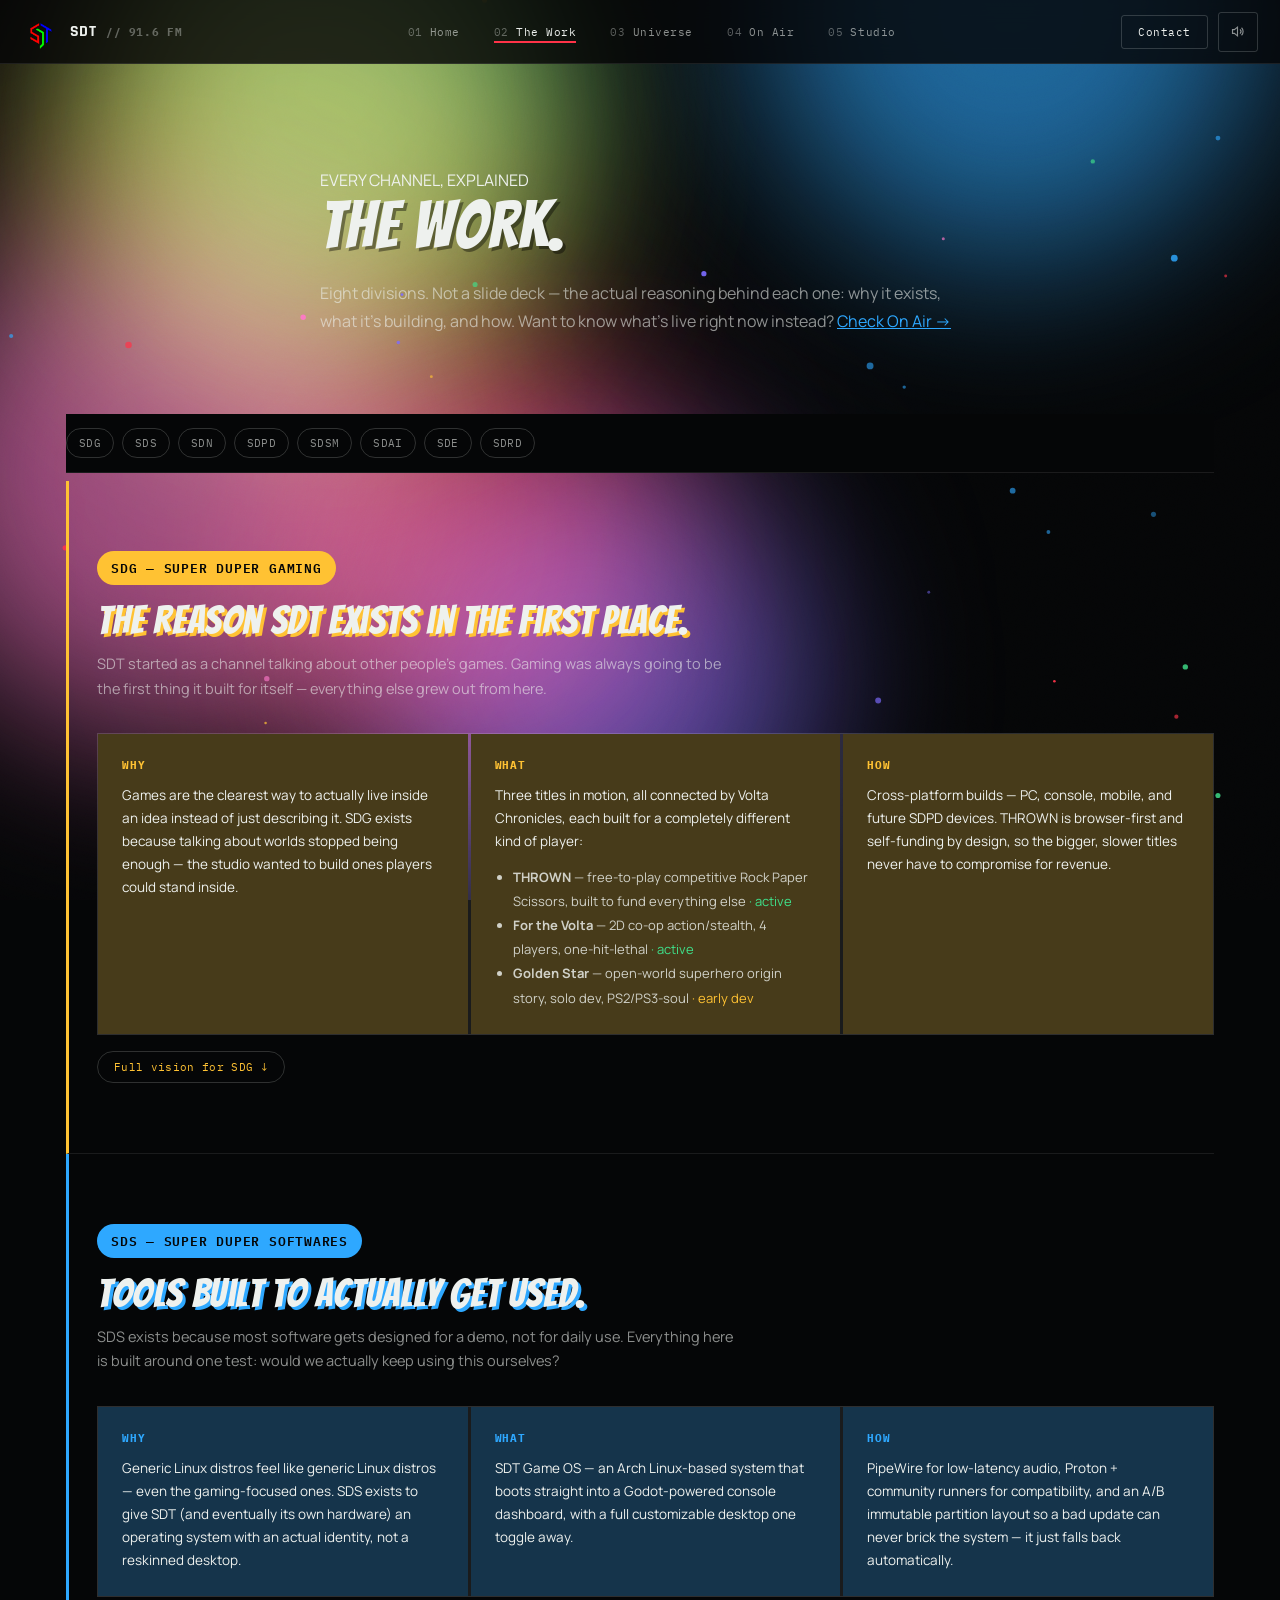
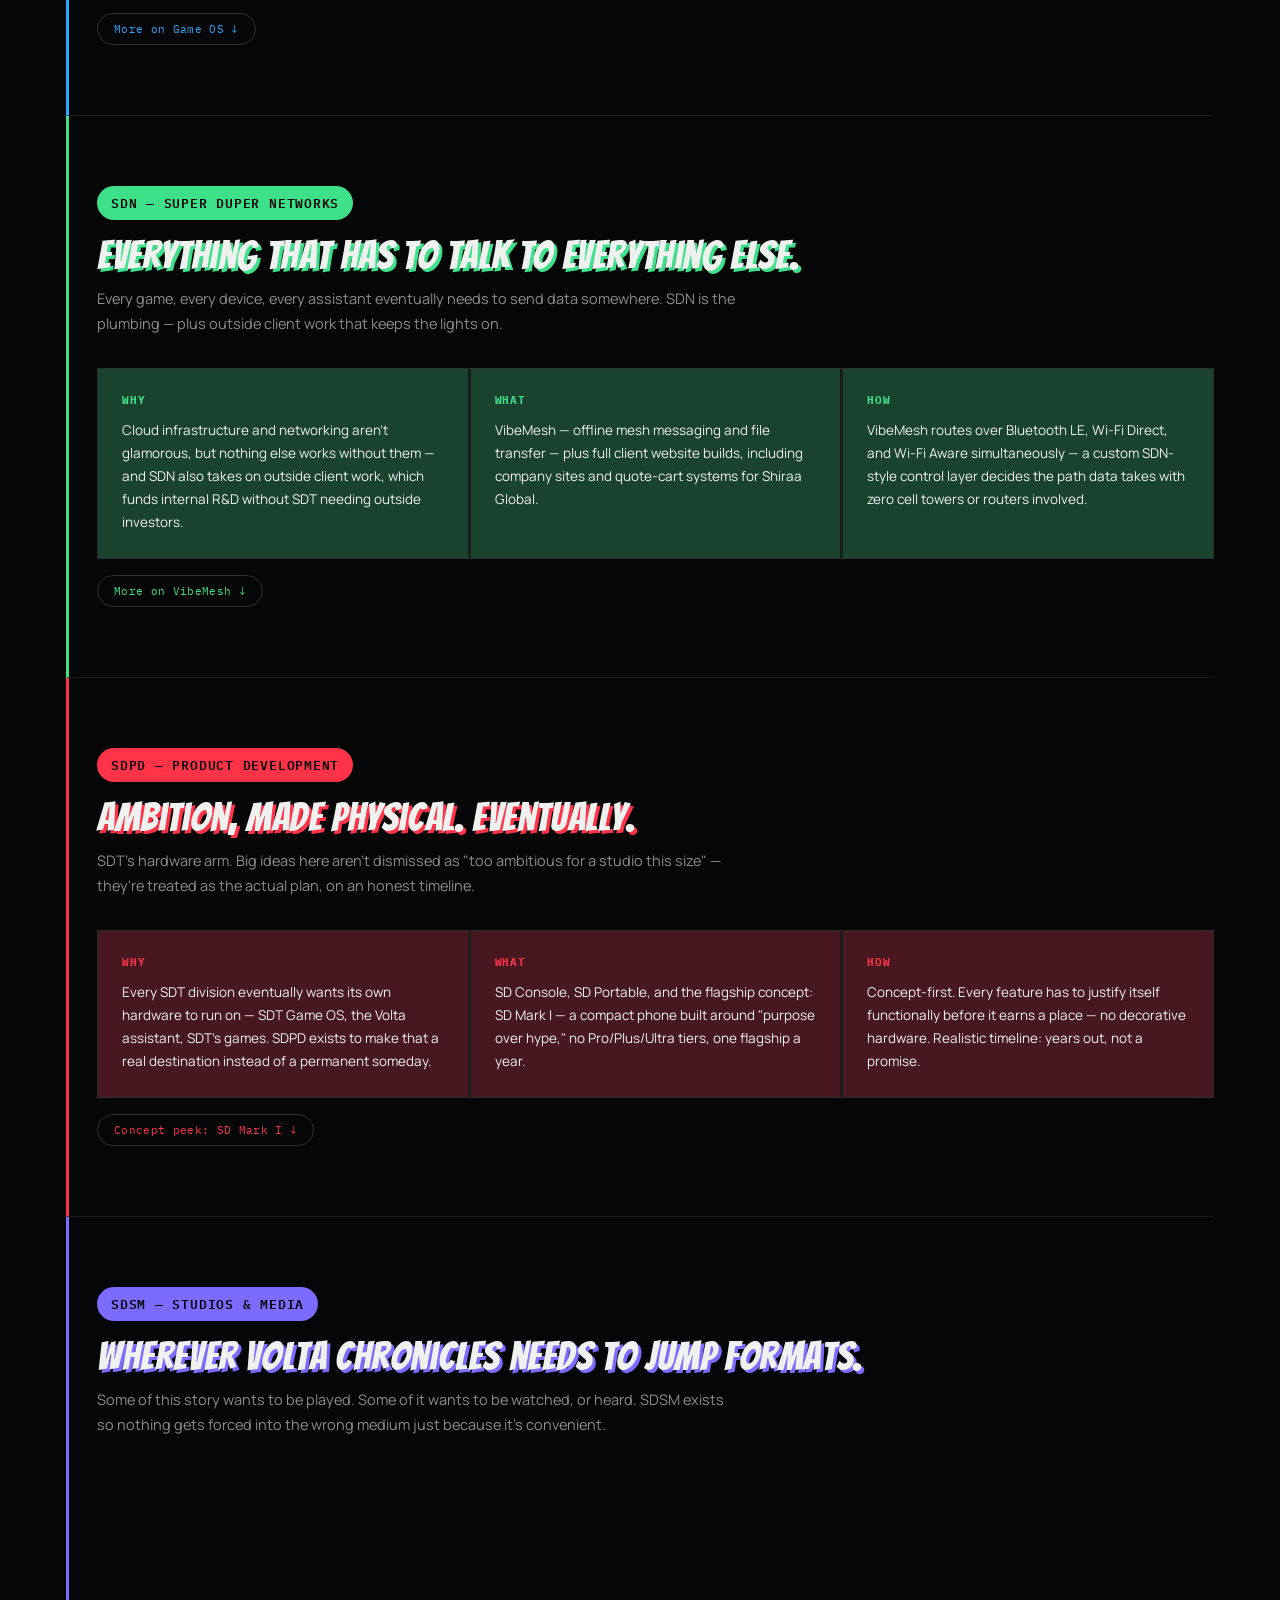
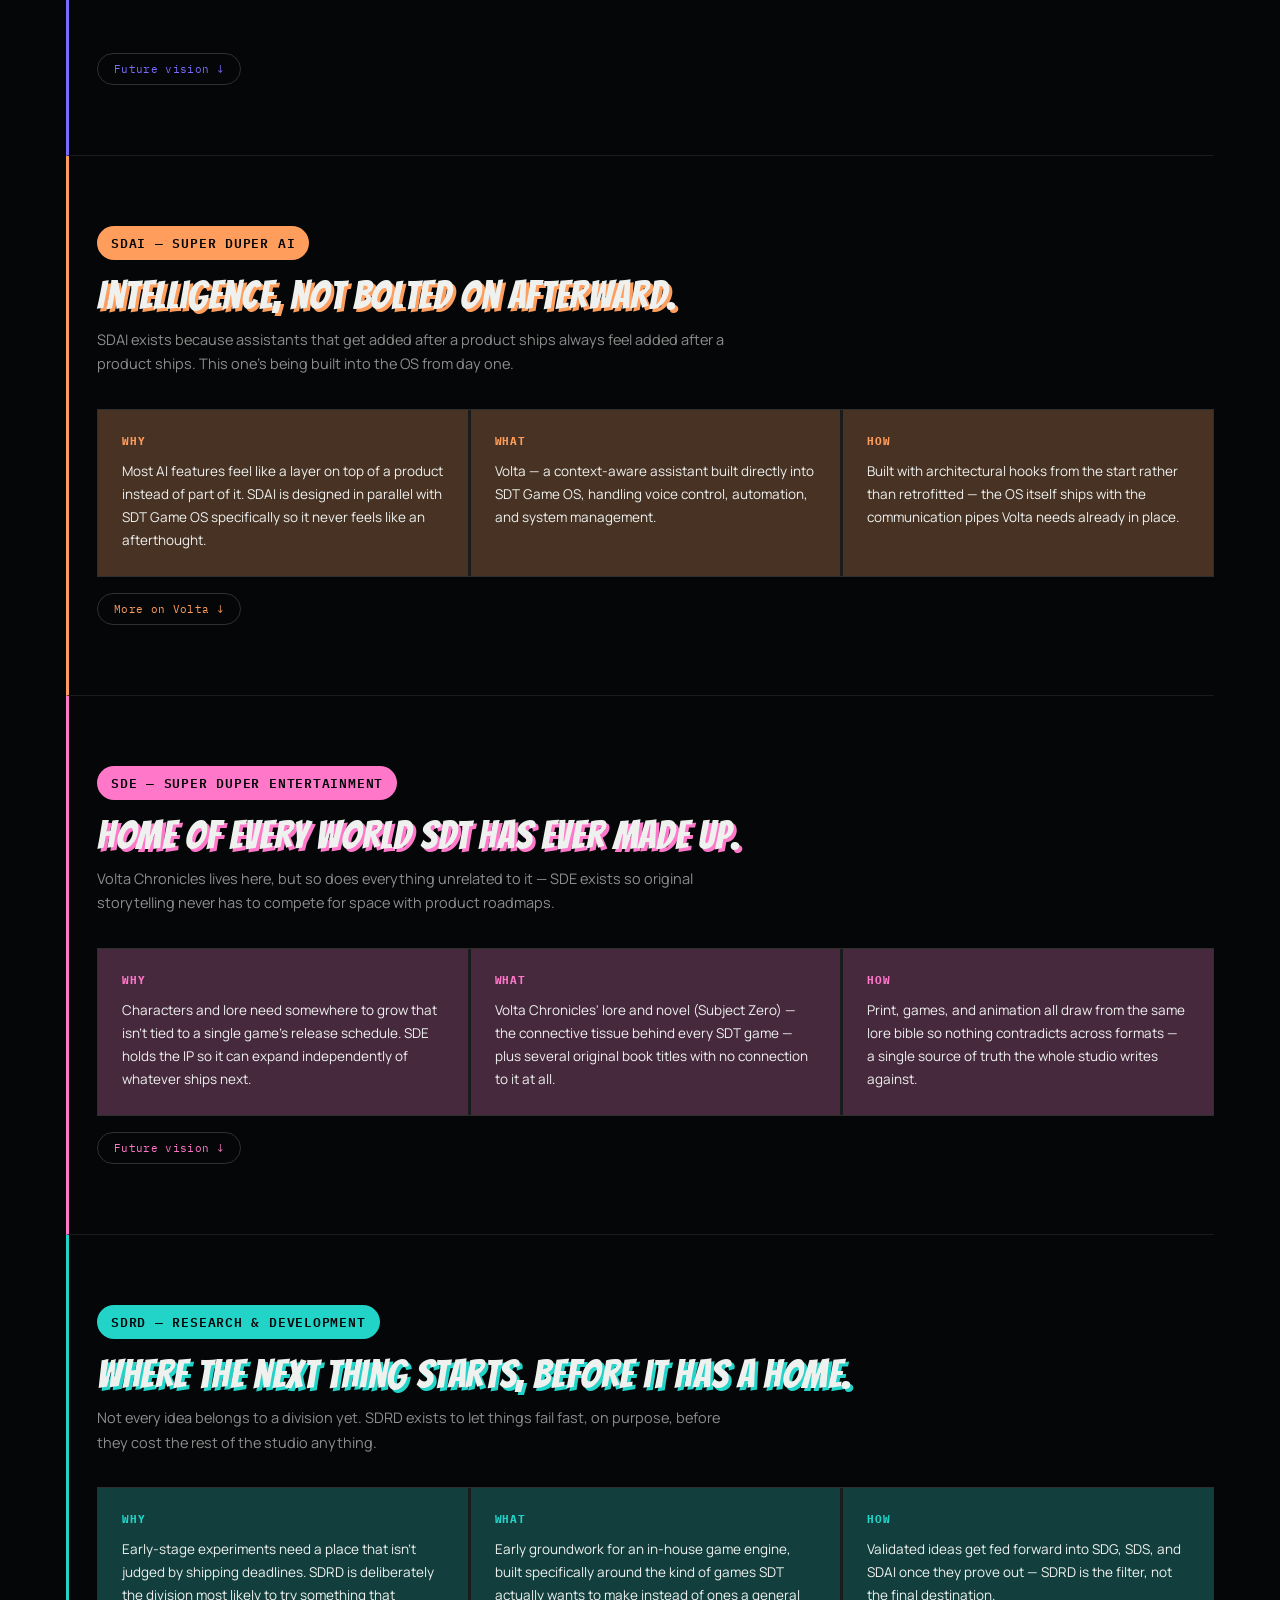
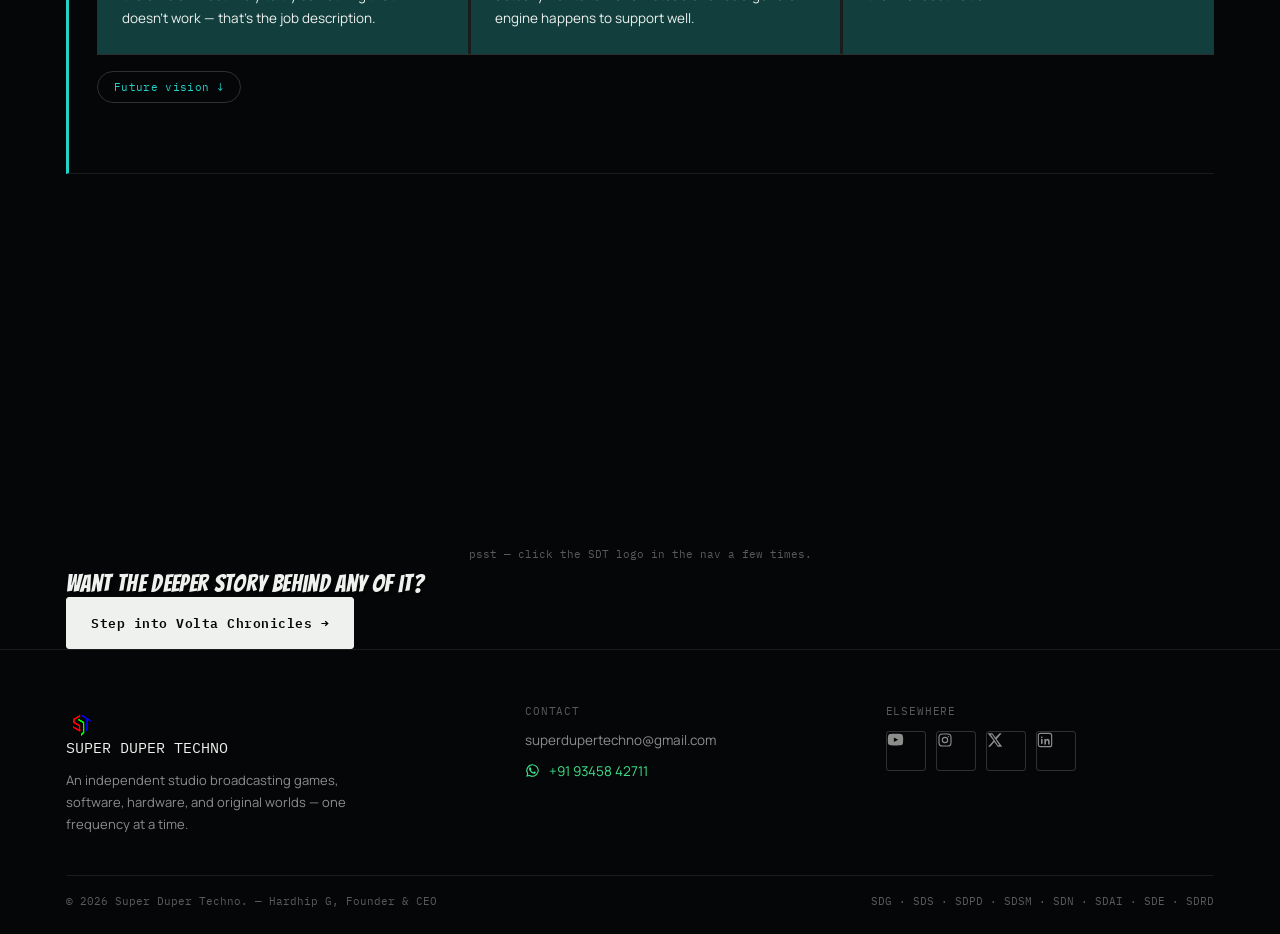
<file: sdt-site (2)/work.html>
<!DOCTYPE html>
<html lang="en">
<head>
<meta charset="UTF-8">
<meta name="viewport" content="width=device-width, initial-scale=1.0, viewport-fit=cover">
<meta name="theme-color" content="#050607">
<title>The Work — Super Duper Techno</title>
<meta name="description" content="Every SDT division — why it exists, what it's building, and how — from THROWN and Golden Star to SDT Game OS, VibeMesh, and the Volta assistant.">
<link rel="stylesheet" href="css/base.css">
<style>
  header.hero{min-height:46vh;display:flex;flex-direction:column;justify-content:center;padding:140px 0 50px;}
  .hero h1{font-size:clamp(38px,7vw,66px);max-width:820px;}
  .hero p.tagline{font-size:16px;max-width:640px;margin-top:18px;color:var(--dim);}

  .status-key{display:flex;flex-wrap:wrap;gap:10px;margin-bottom:8px;}
  .status-key span{font-family:'IBM Plex Mono';font-size:10.5px;padding:6px 12px;border-radius:99px;border:1px solid var(--line-strong);}

  /* division jump nav */
  .jumpnav{display:flex;flex-wrap:wrap;gap:8px;position:sticky;top:calc(76px + env(safe-area-inset-top,0));z-index:40;background:var(--void);
    padding:14px 0;border-bottom:1px solid var(--line);margin-bottom:8px;}
  .jumpnav a{font-family:'IBM Plex Mono';font-size:10.5px;letter-spacing:0.03em;border:1px solid var(--line-strong);
    padding:7px 12px;border-radius:99px;color:var(--dim);transition:.2s;}
  .jumpnav a:hover{color:var(--dcolor, var(--paper));border-color:var(--dcolor, var(--paper));}

  /* division block */
  .division{padding:70px 0 70px 28px;border-bottom:1px solid var(--line);scroll-margin-top:150px;
    border-left:3px solid var(--dcolor, var(--line-strong));transition:border-color .3s;}
  .division:last-child{border-bottom:none;}
  .div-head{display:flex;flex-wrap:wrap;align-items:flex-end;justify-content:space-between;gap:18px;margin-bottom:8px;}
  .div-code{font-family:'IBM Plex Mono';font-size:13px;font-weight:600;letter-spacing:0.06em;padding:6px 14px;
    border-radius:99px;display:inline-block;margin-bottom:14px;}
  .div-head h2{font-size:clamp(26px,4vw,40px);text-shadow:3px 3px 0 var(--dcolor, rgba(0,0,0,0.4));}
  .div-sub{font-size:14.5px;color:var(--dim);max-width:640px;margin-top:10px;}

  .div-cols{display:grid;grid-template-columns:1fr;gap:3px;background:var(--line);border:1px solid var(--line);margin-top:32px;}
  @media(min-width:860px){.div-cols{grid-template-columns:repeat(3,1fr);}}
  .div-col{background:color-mix(in srgb, var(--dcolor, var(--panel)) 24%, var(--panel));
    box-shadow:inset 0 0 0 var(--dcolor, transparent);transition:box-shadow .25s, background .25s;padding:24px;}
  .div-col:hover{background:color-mix(in srgb, var(--dcolor, var(--panel)) 38%, var(--panel));
    box-shadow:inset 0 3px 0 var(--dcolor, var(--line-strong));}
  .div-col .lbl{font-family:'IBM Plex Mono';font-size:10.5px;letter-spacing:0.08em;color:var(--dcolor, var(--dim-2));margin-bottom:12px;display:block;font-weight:700;}
  .div-col p{font-size:13.5px;color:var(--paper);}
  .div-col ul{margin:12px 0 0;padding-left:18px;font-size:13px;line-height:1.85;color:rgba(238,241,238,0.82);}

  .live-strip{margin-top:1px;background:var(--panel);border:1px solid var(--line);border-top:none;padding:22px 24px;}
  .live-strip .row{display:flex;flex-wrap:wrap;justify-content:space-between;align-items:center;gap:12px;padding:14px 0;border-bottom:1px solid var(--line);}
  .live-strip .row:last-child{border-bottom:none;padding-bottom:0;}
  .live-strip .row:first-child{padding-top:0;}
  .live-strip .proj-name{font-weight:600;font-size:14.5px;}
  .live-strip .proj-desc{font-size:12.5px;color:var(--dim);margin-top:4px;max-width:520px;}
  .status-badge{font-family:'IBM Plex Mono';font-size:9.5px;text-transform:uppercase;padding:4px 10px;border-radius:6px;font-weight:600;white-space:nowrap;}
  .status-badge.active{background:rgba(63,224,138,0.15);color:var(--charge);}
  .status-badge.dev{background:rgba(255,194,51,0.15);color:var(--volt);}
  .status-badge.concept{background:rgba(46,168,255,0.15);color:var(--cool);}

  .more-toggle{margin-top:16px;font-family:'IBM Plex Mono';font-size:11px;letter-spacing:0.03em;
    border:1px solid var(--line-strong);border-radius:99px;padding:8px 16px;color:var(--dcolor, var(--cool));transition:.2s;}
  .more-toggle:hover{border-color:var(--dcolor, var(--cool));}
  .more-panel{max-height:0;overflow:hidden;transition:max-height .4s ease;}
  .more-panel.open{max-height:1200px;}
  .more-panel .inner{margin-top:20px;padding-top:20px;border-top:1px dashed var(--line);}
  .more-panel h5{font-family:'IBM Plex Mono';font-size:11px;letter-spacing:0.04em;text-transform:uppercase;color:var(--dcolor, var(--volt));margin-bottom:10px;}
  .more-panel ul{margin:0 0 14px;padding-left:18px;font-size:13px;line-height:1.85;color:var(--dim);}
  .more-panel p.note{font-size:12px;color:var(--dim-2);font-style:italic;margin-top:6px;}
  .concept-flag{display:inline-block;font-family:'IBM Plex Mono';font-size:10px;text-transform:uppercase;letter-spacing:0.05em;
    background:var(--hot);color:var(--void);padding:4px 10px;border-radius:6px;margin-bottom:12px;font-weight:700;}

  .division-zero-card{opacity:0;transform:scale(0.85);pointer-events:none;transition:opacity .4s ease, transform .4s ease;
    padding:50px 0;border-bottom:1px solid var(--line);}
  .division-zero-card.show{opacity:1;transform:scale(1);pointer-events:all;}
  .dz-inner{border:1px dashed rgba(255,51,72,0.4);background:rgba(255,51,72,0.03);padding:28px;border-radius:var(--radius);}
  .reveal-hint{text-align:center;padding:30px 0 10px;font-family:'IBM Plex Mono';font-size:11px;color:var(--dim-2);}
</style>
</head>
<body data-theme="work">

<main>
<header class="hero">
  <div class="wrap">
    <span class="freq-num reveal in">EVERY CHANNEL, EXPLAINED</span>
    <h1 class="reveal in">The Work.</h1>
    <p class="tagline reveal in">Eight divisions. Not a slide deck — the actual reasoning behind each one: why it exists, what it's building, and how. Want to know what's live right now instead? <a href="onair.html" style="color:var(--cool);text-decoration:underline;">Check On Air →</a></p>
  </div>
</header>

<div class="wrap">
  <nav class="jumpnav">
    <a href="#sdg" style="--dcolor:var(--volt);">SDG</a><a href="#sds" style="--dcolor:var(--cool);">SDS</a><a href="#sdn" style="--dcolor:var(--charge);">SDN</a><a href="#sdpd" style="--dcolor:var(--hot);">SDPD</a>
    <a href="#sdsm" style="--dcolor:var(--deep);">SDSM</a><a href="#sdai" style="--dcolor:var(--amber);">SDAI</a><a href="#sde" style="--dcolor:var(--rose);">SDE</a><a href="#sdrd" style="--dcolor:var(--teal);">SDRD</a>
  </nav>
</div>

<div class="wrap">

  <!-- SDG -->
  <section class="division" id="sdg" style="--dcolor:var(--volt);">
    <div class="div-head">
      <div>
        <span class="div-code mono" style="background:var(--volt);color:var(--void);">SDG — SUPER DUPER GAMING</span>
        <h2>The reason SDT exists in the first place.</h2>
        <p class="div-sub">SDT started as a channel talking about other people's games. Gaming was always going to be the first thing it built for itself — everything else grew out from here.</p>
      </div>
    </div>
    <div class="div-cols reveal">
      <div class="div-col">
        <span class="lbl">WHY</span>
        <p>Games are the clearest way to actually live inside an idea instead of just describing it. SDG exists because talking about worlds stopped being enough — the studio wanted to build ones players could stand inside.</p>
      </div>
      <div class="div-col">
        <span class="lbl">WHAT</span>
        <p>Three titles in motion, all connected by Volta Chronicles, each built for a completely different kind of player:</p>
        <ul>
          <li><strong>THROWN</strong> — free-to-play competitive Rock Paper Scissors, built to fund everything else <span style="color:var(--charge);">· active</span></li>
          <li><strong>For the Volta</strong> — 2D co-op action/stealth, 4 players, one-hit-lethal <span style="color:var(--charge);">· active</span></li>
          <li><strong>Golden Star</strong> — open-world superhero origin story, solo dev, PS2/PS3-soul <span style="color:var(--volt);">· early dev</span></li>
        </ul>
      </div>
      <div class="div-col">
        <span class="lbl">HOW</span>
        <p>Cross-platform builds — PC, console, mobile, and future SDPD devices. THROWN is browser-first and self-funding by design, so the bigger, slower titles never have to compromise for revenue.</p>
      </div>
    </div>
    
    <button class="more-toggle" data-target="sdg-more">Full vision for SDG ↓</button>
    <div class="more-panel" id="sdg-more"><div class="inner">
      <h5>Where this goes</h5>
      <ul>
        <li>Cross-platform multiplayer across every current and future title</li>
        <li>Original franchises entirely outside Volta Chronicles</li>
        <li>Publishing support for outside indie developers</li>
        <li>Cloud gaming integration</li>
        <li>Exclusive experiences built specifically for SDT's own future hardware</li>
      </ul>
      <p class="note">THROWN ships first and funds the rest — that ordering is deliberate, not accidental.</p>
    </div></div>
  </section>

  <!-- SDS -->
  <section class="division" id="sds" style="--dcolor:var(--cool);">
    <div class="div-head">
      <div>
        <span class="div-code mono" style="background:var(--cool);color:var(--void);">SDS — SUPER DUPER SOFTWARES</span>
        <h2>Tools built to actually get used.</h2>
        <p class="div-sub">SDS exists because most software gets designed for a demo, not for daily use. Everything here is built around one test: would we actually keep using this ourselves?</p>
      </div>
    </div>
    <div class="div-cols reveal">
      <div class="div-col">
        <span class="lbl">WHY</span>
        <p>Generic Linux distros feel like generic Linux distros — even the gaming-focused ones. SDS exists to give SDT (and eventually its own hardware) an operating system with an actual identity, not a reskinned desktop.</p>
      </div>
      <div class="div-col">
        <span class="lbl">WHAT</span>
        <p>SDT Game OS — an Arch Linux-based system that boots straight into a Godot-powered console dashboard, with a full customizable desktop one toggle away.</p>
      </div>
      <div class="div-col">
        <span class="lbl">HOW</span>
        <p>PipeWire for low-latency audio, Proton + community runners for compatibility, and an A/B immutable partition layout so a bad update can never brick the system — it just falls back automatically.</p>
      </div>
    </div>
    
    <button class="more-toggle" data-target="sds-more">More on Game OS ↓</button>
    <div class="more-panel" id="sds-more"><div class="inner">
      <h5>Built on Arch, tuned for gaming</h5>
      <ul>
        <li>Godot-powered console dashboard — under 10 seconds boot on an SSD</li>
        <li>One toggle away from a full customizable desktop</li>
        <li>PipeWire audio — low-latency, automatic Bluetooth handling</li>
        <li>Proton + community runners built in</li>
        <li>A/B immutable partitions — a bad update falls back safely, never bricks</li>
        <li>Flatpak support for regular desktop apps too</li>
      </ul>
      <p class="note">Long-term goal: the OS that eventually runs on SDT's own hardware.</p>
    </div></div>
  </section>

  <!-- SDN -->
  <section class="division" id="sdn" style="--dcolor:var(--charge);">
    <div class="div-head">
      <div>
        <span class="div-code mono" style="background:var(--charge);color:var(--void);">SDN — SUPER DUPER NETWORKS</span>
        <h2>Everything that has to talk to everything else.</h2>
        <p class="div-sub">Every game, every device, every assistant eventually needs to send data somewhere. SDN is the plumbing — plus outside client work that keeps the lights on.</p>
      </div>
    </div>
    <div class="div-cols reveal">
      <div class="div-col">
        <span class="lbl">WHY</span>
        <p>Cloud infrastructure and networking aren't glamorous, but nothing else works without them — and SDN also takes on outside client work, which funds internal R&amp;D without SDT needing outside investors.</p>
      </div>
      <div class="div-col">
        <span class="lbl">WHAT</span>
        <p>VibeMesh — offline mesh messaging and file transfer — plus full client website builds, including company sites and quote-cart systems for Shiraa Global.</p>
      </div>
      <div class="div-col">
        <span class="lbl">HOW</span>
        <p>VibeMesh routes over Bluetooth LE, Wi-Fi Direct, and Wi-Fi Aware simultaneously — a custom SDN-style control layer decides the path data takes with zero cell towers or routers involved.</p>
      </div>
    </div>
    
    <button class="more-toggle" data-target="sdn-more">More on VibeMesh ↓</button>
    <div class="more-panel" id="sdn-more"><div class="inner">
      <h5>Phones talking directly to phones</h5>
      <ul>
        <li>Routes over Bluetooth LE, Wi-Fi Direct, and Wi-Fi Aware — no towers, no router, no internet</li>
        <li>Android and iOS mesh directly with each other</li>
        <li>Chunked transfer pulled from multiple nearby devices at once — no real file-size ceiling</li>
        <li>Walk out of range and it pauses; cross paths again and it resumes automatically</li>
        <li>Emergency messages jump every queue instantly</li>
      </ul>
      <p class="note">Built for the places where the network just isn't there.</p>
    </div></div>
  </section>

  <!-- SDPD -->
  <section class="division" id="sdpd" style="--dcolor:var(--hot);">
    <div class="div-head">
      <div>
        <span class="div-code mono" style="background:var(--hot);color:var(--void);">SDPD — PRODUCT DEVELOPMENT</span>
        <h2>Ambition, made physical. Eventually.</h2>
        <p class="div-sub">SDT's hardware arm. Big ideas here aren't dismissed as "too ambitious for a studio this size" — they're treated as the actual plan, on an honest timeline.</p>
      </div>
    </div>
    <div class="div-cols reveal">
      <div class="div-col">
        <span class="lbl">WHY</span>
        <p>Every SDT division eventually wants its own hardware to run on — SDT Game OS, the Volta assistant, SDT's games. SDPD exists to make that a real destination instead of a permanent someday.</p>
      </div>
      <div class="div-col">
        <span class="lbl">WHAT</span>
        <p>SD Console, SD Portable, and the flagship concept: SD Mark I — a compact phone built around "purpose over hype," no Pro/Plus/Ultra tiers, one flagship a year.</p>
      </div>
      <div class="div-col">
        <span class="lbl">HOW</span>
        <p>Concept-first. Every feature has to justify itself functionally before it earns a place — no decorative hardware. Realistic timeline: years out, not a promise.</p>
      </div>
    </div>
    
    <button class="more-toggle" data-target="sdpd-more">Concept peek: SD Mark I ↓</button>
    <div class="more-panel" id="sdpd-more"><div class="inner">
      <span class="concept-flag">Concept — not in production</span>
      <h5>One flagship. Once a year.</h5>
      <p style="font-size:12.5px;line-height:1.6;color:var(--dim);margin:0 0 12px;">No Pro, Plus, or Ultra versions. Just one compact flagship, designed around "purpose over hype" — every hardware feature has to have a practical use, no decoration without function.</p>
      <ul>
        <li>A rotating Smart Dial — remappable to zoom, brightness, scrubbing, or gaming controls</li>
        <li>A touch-enabled rear display for glanceable info without unlocking the phone</li>
        <li>Alert slider, dedicated camera button, programmable action button</li>
        <li>3.5&nbsp;mm headphone jack, still included, on purpose</li>
      </ul>
      <p class="note">Honest timeline: realistically 10–25 years out for a studio our size. A concept we love, not a promise we're making.</p>
    </div></div>
  </section>

  <!-- SDSM -->
  <section class="division" id="sdsm" style="--dcolor:var(--deep);">
    <div class="div-head">
      <div>
        <span class="div-code mono" style="background:var(--deep);color:var(--void);">SDSM — STUDIOS &amp; MEDIA</span>
        <h2>Wherever Volta Chronicles needs to jump formats.</h2>
        <p class="div-sub">Some of this story wants to be played. Some of it wants to be watched, or heard. SDSM exists so nothing gets forced into the wrong medium just because it's convenient.</p>
      </div>
    </div>
    <div class="div-cols reveal">
      <div class="div-col">
        <span class="lbl">WHY</span>
        <p>A universe this size deserves more than one format. Games can't hold everything — some character beats and some music need film, animation, or a soundtrack to land properly.</p>
      </div>
      <div class="div-col">
        <span class="lbl">WHAT</span>
        <p>An animated Volta Chronicles series in early development, alongside original soundtracks and standalone music releases tied to the universe.</p>
      </div>
      <div class="div-col">
        <span class="lbl">HOW</span>
        <p>Starting small — short films and cinematic trailers for SDT's own games first, building toward the full animated series as the universe's audience grows alongside it.</p>
      </div>
    </div>
    
    <button class="more-toggle" data-target="sdsm-more">Future vision ↓</button>
    <div class="more-panel" id="sdsm-more"><div class="inner"><ul>
      <li>Full animated series set in Volta Chronicles</li>
      <li>Short films &amp; cinematic trailers for SDT's games</li>
      <li>Original soundtracks and standalone music releases</li>
      <li>Original digital content beyond the main universe</li>
    </ul></div></div>
  </section>

  <!-- SDAI -->
  <section class="division" id="sdai" style="--dcolor:var(--amber);">
    <div class="div-head">
      <div>
        <span class="div-code mono" style="background:var(--amber);color:var(--void);">SDAI — SUPER DUPER AI</span>
        <h2>Intelligence, not bolted on afterward.</h2>
        <p class="div-sub">SDAI exists because assistants that get added after a product ships always feel added after a product ships. This one's being built into the OS from day one.</p>
      </div>
    </div>
    <div class="div-cols reveal">
      <div class="div-col">
        <span class="lbl">WHY</span>
        <p>Most AI features feel like a layer on top of a product instead of part of it. SDAI is designed in parallel with SDT Game OS specifically so it never feels like an afterthought.</p>
      </div>
      <div class="div-col">
        <span class="lbl">WHAT</span>
        <p>Volta — a context-aware assistant built directly into SDT Game OS, handling voice control, automation, and system management.</p>
      </div>
      <div class="div-col">
        <span class="lbl">HOW</span>
        <p>Built with architectural hooks from the start rather than retrofitted — the OS itself ships with the communication pipes Volta needs already in place.</p>
      </div>
    </div>
    
    <button class="more-toggle" data-target="sdai-more">More on Volta ↓</button>
    <div class="more-panel" id="sdai-more"><div class="inner">
      <h5>Meet Volta</h5>
      <p style="font-size:12.5px;line-height:1.6;color:var(--dim);margin:0 0 10px;">SDT's planned assistant, named after the universe it grew up alongside.</p>
      <ul>
        <li>Voice assistant &amp; smart automation</li>
        <li>Device &amp; system management</li>
        <li>Context-aware — adjusts to what you're actually doing</li>
        <li>Planned to eventually reach across every SDT product</li>
      </ul>
    </div></div>
  </section>

  <!-- SDE -->
  <section class="division" id="sde" style="--dcolor:var(--rose);">
    <div class="div-head">
      <div>
        <span class="div-code mono" style="background:var(--rose);color:var(--void);">SDE — SUPER DUPER ENTERTAINMENT</span>
        <h2>Home of every world SDT has ever made up.</h2>
        <p class="div-sub">Volta Chronicles lives here, but so does everything unrelated to it — SDE exists so original storytelling never has to compete for space with product roadmaps.</p>
      </div>
    </div>
    <div class="div-cols reveal">
      <div class="div-col">
        <span class="lbl">WHY</span>
        <p>Characters and lore need somewhere to grow that isn't tied to a single game's release schedule. SDE holds the IP so it can expand independently of whatever ships next.</p>
      </div>
      <div class="div-col">
        <span class="lbl">WHAT</span>
        <p>Volta Chronicles' lore and novel (Subject Zero) — the connective tissue behind every SDT game — plus several original book titles with no connection to it at all.</p>
      </div>
      <div class="div-col">
        <span class="lbl">HOW</span>
        <p>Print, games, and animation all draw from the same lore bible so nothing contradicts across formats — a single source of truth the whole studio writes against.</p>
      </div>
    </div>
    
    <button class="more-toggle" data-target="sde-more">Future vision ↓</button>
    <div class="more-panel" id="sde-more"><div class="inner"><ul>
      <li>Volta Chronicles expanding across games, animation, and print</li>
      <li>Original book titles unrelated to Volta Chronicles</li>
      <li>Graphic novels &amp; comics</li>
      <li>Merchandise tied to SDT's original characters</li>
    </ul></div></div>
  </section>

  <!-- SDRD -->
  <section class="division" id="sdrd" style="--dcolor:var(--teal);">
    <div class="div-head">
      <div>
        <span class="div-code mono" style="background:var(--teal);color:var(--void);">SDRD — RESEARCH &amp; DEVELOPMENT</span>
        <h2>Where the next thing starts, before it has a home.</h2>
        <p class="div-sub">Not every idea belongs to a division yet. SDRD exists to let things fail fast, on purpose, before they cost the rest of the studio anything.</p>
      </div>
    </div>
    <div class="div-cols reveal">
      <div class="div-col">
        <span class="lbl">WHY</span>
        <p>Early-stage experiments need a place that isn't judged by shipping deadlines. SDRD is deliberately the division most likely to try something that doesn't work — that's the job description.</p>
      </div>
      <div class="div-col">
        <span class="lbl">WHAT</span>
        <p>Early groundwork for an in-house game engine, built specifically around the kind of games SDT actually wants to make instead of ones a general engine happens to support well.</p>
      </div>
      <div class="div-col">
        <span class="lbl">HOW</span>
        <p>Validated ideas get fed forward into SDG, SDS, and SDAI once they prove out — SDRD is the filter, not the final destination.</p>
      </div>
    </div>
    
    <button class="more-toggle" data-target="sdrd-more">Future vision ↓</button>
    <div class="more-panel" id="sdrd-more"><div class="inner"><ul>
      <li>An in-house engine built specifically around the kind of games SDT wants to make</li>
      <li>Early hardware sensor &amp; input experiments for future SDPD devices</li>
      <li>Feeding validated ideas forward into SDG, SDS, and SDAI</li>
    </ul>
    <p class="note">This is the division most likely to fail fast on purpose — that's the job.</p></div></div>
  </section>

  <div class="division-zero-card" id="divisionZeroCard">
    <div class="dz-inner">
      <span class="div-code mono" style="background:var(--hot);color:var(--void);">SD?? — DIVISION ZERO</span>
      <h2>Access supposedly restricted.</h2>
      <p style="font-size:13.5px;color:var(--dim);max-width:520px;margin-top:10px;">You found it. There isn't a real 9th division here — we just liked the idea of somebody clicking around enough to actually find this card.</p>
      <a class="btn ghost sm" href="division-zero.html" style="margin-top:18px;border-color:rgba(255,51,72,0.4);">Open the file anyway →</a>
    </div>
  </div>

  <div class="reveal-hint mono">psst — click the SDT logo in the nav a few times.</div>
</div>

<div class="cta-band">
  <div class="wrap">
    <h2 class="reveal">Want the deeper story behind any of it?</h2>
    <a class="btn pri" href="universe.html">Step into Volta Chronicles →</a>
  </div>
</div>
</main>

<script src="js/shared.js"></script>
<script>
  document.querySelectorAll('.more-toggle').forEach(btn=>{
    btn.addEventListener('click', ()=>{
      const panel = document.getElementById(btn.dataset.target);
      const opening = !panel.classList.contains('open');
      panel.classList.toggle('open');
      btn.textContent = btn.textContent.replace(opening ? '↓' : '↑', opening ? '↑' : '↓');
    });
  });
</script>
</body>
</html>
</file>
<file: css/base.css>
/* =========================================================
   SDT — SIGNAL IDENTITY
   Concept: this whole site is a frequency you've tuned into.
   SDT began as a channel broadcasting about other people's
   worlds before building its own — and "Volta," the studio's
   own universe, is literally a unit of electrical potential.
   Every recurring motif (waveform, tuner, static, channels)
   comes from that: broadcast + voltage, not generic sci-fi HUD.
========================================================= */

@import url('https://fonts.googleapis.com/css2?family=Rajdhani:wght@500;600;700&family=Manrope:wght@400;500;600;700;800&family=IBM+Plex+Mono:wght@400;500;600&display=swap');

:root{
  --void:#0b0e14;
  --panel:#131722;
  --panel-2:#181d2a;
  --paper:#f3f5f3;
  --dim:rgba(243,245,243,0.76);
  --dim-2:rgba(243,245,243,0.52);
  --line:rgba(243,245,243,0.11);
  --line-strong:rgba(243,245,243,0.22);

  --hot:#ff3348;    /* live / urgent / hostile */
  --cool:#2ea8ff;   /* system / info / ally */
  --charge:#3fe08a; /* active / go / stable */
  --volt:#ffc233;   /* power / energy / Volta */
  --deep:#7c6bff;   /* Volta Chronicles' own frequency — used only there */
  --amber:#ff9d5c;  /* division accent — SDAI */
  --rose:#ff77c9;   /* division accent — SDE */
  --teal:#22d3c8;   /* division accent — SDR&D */

  --max:1200px;
  --radius:3px;
}

/* ============ PER-PAGE BACKGROUNDS — one system, six frequencies ============
   Static layered gradients only: no blur filters, no blend modes, nothing
   that repaints per frame. Each page keeps its own accent (matches the
   nav dot / division colors already in use) so the whole site reads as
   one consistent identity instead of six unrelated redesigns. Movement
   still comes from the existing particle canvas + drifting blobs on top —
   this layer is just the fixed, GPU-free backdrop underneath. */
body[data-theme="home"]{
  background:
    radial-gradient(ellipse 70% 48% at 14% -8%, rgba(255,51,72,0.11), transparent 60%),
    radial-gradient(ellipse 62% 44% at 92% 6%, rgba(46,168,255,0.08), transparent 58%),
    radial-gradient(ellipse 80% 55% at 50% 106%, rgba(255,51,72,0.06), transparent 62%),
    linear-gradient(180deg, #12100f 0%, #0e1015 42%, #0b0e14 100%);
  background-attachment:fixed;
}
/* Mobile gets its own pass instead of the desktop gradient squeezed into a
   tall narrow viewport — the wide ellipses above were tuned for a landscape
   canvas and end up as one flat smear on a phone. This version uses gradients
   shaped for a tall aspect ratio, and drops background-attachment:fixed
   (a known scroll-jank cause on iOS Safari). Desktop above is untouched. */
@media(max-width:760px){
  body[data-theme="home"]{
    background:
      radial-gradient(ellipse 130% 22% at 50% 0%, rgba(255,51,72,0.13), transparent 58%),
      radial-gradient(ellipse 110% 20% at 50% 100%, rgba(46,168,255,0.09), transparent 60%),
      linear-gradient(180deg, #100d0c 0%, #0e1015 46%, #0b0e14 100%);
    background-attachment:scroll;
  }
  body[data-theme="home"] .bg-blobs{opacity:0.55;}
}
body[data-theme="work"]{
  background:
    radial-gradient(ellipse 74% 50% at 12% -6%, rgba(255,194,51,0.09), transparent 60%),
    radial-gradient(ellipse 68% 46% at 92% 10%, rgba(46,168,255,0.10), transparent 58%),
    radial-gradient(ellipse 84% 55% at 50% 108%, rgba(34,211,200,0.05), transparent 62%),
    linear-gradient(180deg, #0e1013 0%, #0f1218 42%, #0b0e14 100%);
  background-attachment:fixed;
}
body[data-theme="onair"]{
  background:
    radial-gradient(ellipse 70% 48% at 20% -8%, rgba(63,224,138,0.11), transparent 60%),
    radial-gradient(ellipse 62% 44% at 88% 8%, rgba(46,168,255,0.06), transparent 58%),
    radial-gradient(ellipse 80% 55% at 50% 106%, rgba(63,224,138,0.06), transparent 62%),
    linear-gradient(180deg, #0d1210 0%, #0e1116 42%, #0b0e14 100%);
  background-attachment:fixed;
}
body[data-theme="studio"]{
  background:
    radial-gradient(ellipse 72% 50% at 18% -6%, rgba(255,157,92,0.11), transparent 60%),
    radial-gradient(ellipse 62% 44% at 90% 8%, rgba(255,119,201,0.06), transparent 58%),
    radial-gradient(ellipse 82% 55% at 50% 106%, rgba(255,194,51,0.05), transparent 62%),
    linear-gradient(180deg, #12100e 0%, #100f15 42%, #0b0e14 100%);
  background-attachment:fixed;
}
body[data-theme="division-zero"]{
  background:
    radial-gradient(ellipse 55% 38% at 50% -10%, rgba(255,51,72,0.10), transparent 62%),
    radial-gradient(ellipse 90% 70% at 50% 55%, rgba(255,51,72,0.03), transparent 70%),
    linear-gradient(180deg, #0a0c10 0%, #0b0e14 55%, #0b0e14 100%);
  background-attachment:fixed;
}
/* universe already has its own richer treatment set directly in universe.html —
   left as-is since it's already tuned and mobile-safe */
html{scroll-behavior:smooth;-webkit-text-size-adjust:100%;text-size-adjust:100%;}
body{
  margin:0;
  background:var(--void);
  color:var(--paper);
  font-family:'Manrope',sans-serif;
  -webkit-font-smoothing:antialiased;
  overflow-x:hidden;
  touch-action:manipulation;
}
h1,h2,h3,h4{font-family:'Rajdhani',sans-serif;font-weight:700;margin:0;line-height:1.15;letter-spacing:0.005em;}
.mono{font-family:'IBM Plex Mono',monospace;}
a{color:inherit;text-decoration:none;}
img{display:block;max-width:100%;}
p{line-height:1.7;color:var(--dim);margin:0;}
.wrap{max-width:var(--max);margin:0 auto;padding:0 26px;}
::selection{background:var(--hot);color:var(--void);}
button{font-family:inherit;background:none;border:none;color:inherit;cursor:pointer;}

@media (prefers-reduced-motion: reduce){
  *{animation-duration:0.01ms !important; animation-iteration-count:1 !important; transition-duration:0.01ms !important; scroll-behavior:auto !important;}
}

/* ============ STATIC NOISE (ambient texture, very faint) ============ */
.static-veil{position:fixed;inset:0;z-index:1;pointer-events:none;opacity:0.035;mix-blend-mode:overlay;
  background-image:url("data:image/svg+xml,%3Csvg xmlns='http://www.w3.org/2000/svg' width='120' height='120'%3E%3Cfilter id='n'%3E%3CfeTurbulence type='fractalNoise' baseFrequency='0.9' numOctaves='2' stitchTiles='stitch'/%3E%3C/filter%3E%3Crect width='100%25' height='100%25' filter='url(%23n)'/%3E%3C/svg%3E");
  animation:crtFlicker 6s steps(1) infinite;}
@keyframes crtFlicker{
  0%,100%{opacity:0.035;} 89%{opacity:0.035;} 90%{opacity:0.07;} 91%{opacity:0.02;}
  92%{opacity:0.05;} 93%{opacity:0.035;} 96%{opacity:0.035;} 97%{opacity:0.06;} 98%{opacity:0.035;}
}
#bgfx{position:fixed;inset:0;z-index:0;pointer-events:none;width:100%;height:100%;}
main{position:relative;z-index:2;}

/* ============ SUBTLE LIVE BACKGROUND ACCENT (CSS-driven, GPU-cheap) ============ */
.bg-blobs{position:fixed;inset:0;z-index:0;overflow:hidden;pointer-events:none;}
.bg-blob{position:absolute;width:400px;height:400px;border-radius:50%;filter:blur(130px);
  opacity:0.10;mix-blend-mode:normal;transform:translate(-50%,-50%);will-change:transform;}
@keyframes blobDrift1{0%{transform:translate(-50%,-50%) translate(0,0);}50%{transform:translate(-50%,-50%) translate(7vw,9vh);}100%{transform:translate(-50%,-50%) translate(-5vw,-6vh);}}
@keyframes blobDrift2{0%{transform:translate(-50%,-50%) translate(0,0);}50%{transform:translate(-50%,-50%) translate(-9vw,6vh);}100%{transform:translate(-50%,-50%) translate(6vw,-8vh);}}
@keyframes blobDrift3{0%{transform:translate(-50%,-50%) translate(0,0);}50%{transform:translate(-50%,-50%) translate(5vw,-10vh);}100%{transform:translate(-50%,-50%) translate(-8vw,5vh);}}

/* ============ CHANNEL SWITCH TRANSITION (page nav) ============ */
#channelSwitch{position:fixed;inset:0;z-index:9998;background:var(--void);opacity:0;pointer-events:none;}
#channelSwitch.active{opacity:1;pointer-events:all;
  background-image:url("data:image/svg+xml,%3Csvg xmlns='http://www.w3.org/2000/svg' width='140' height='140'%3E%3Cfilter id='n'%3E%3CfeTurbulence type='fractalNoise' baseFrequency='0.85' numOctaves='3'/%3E%3C/filter%3E%3Crect width='100%25' height='100%25' filter='url(%23n)'/%3E%3C/svg%3E");
  animation:staticFlicker .32s steps(2) forwards;}
@keyframes staticFlicker{0%{opacity:0;}20%{opacity:1;}70%{opacity:1;}100%{opacity:1;}}

/* ============ TUNER STRIP (nav) ============ */
.tuner{position:fixed;top:0;left:0;right:0;z-index:100;display:flex;align-items:center;justify-content:space-between;
  padding:env(safe-area-inset-top,0) calc(22px + env(safe-area-inset-right,0)) 0 calc(22px + env(safe-area-inset-left,0));
  height:calc(64px + env(safe-area-inset-top,0));background:rgba(11,14,20,0.82);backdrop-filter:blur(10px);border-bottom:1px solid var(--line);}
.tuner .call-sign{display:flex;align-items:center;gap:10px;font-family:'Rajdhani';font-weight:700;font-size:16px;letter-spacing:0.02em;}
.tuner .call-sign .mark{width:48px;height:48px;flex:none;}
.tuner .freq{font-family:'IBM Plex Mono';font-size:10.5px;color:var(--dim-2);letter-spacing:0.06em;}
.presets{display:none;gap:2px;}
@media(min-width:900px){.presets{display:flex;}}
.presets a{position:relative;padding:10px 16px;font-family:'IBM Plex Mono';font-size:11px;letter-spacing:0.05em;
  color:var(--dim);transition:color .2s;}
.presets a .num{color:var(--dim-2);margin-right:7px;}
.presets a:hover{color:var(--paper);}
.presets a.current{color:var(--paper);}
.presets a.current::after{content:'';position:absolute;left:16px;right:16px;bottom:6px;height:2px;background:var(--hot);}
.tuner-controls{display:flex;align-items:center;gap:0;}
.tuner-cta{font-family:'IBM Plex Mono';font-size:11px;letter-spacing:0.05em;border:1px solid var(--line-strong);
  padding:9px 16px;border-radius:var(--radius);transition:.2s;}
.tuner-cta:hover{border-color:var(--hot);color:var(--hot);}
.sound-toggle{display:flex;align-items:center;justify-content:center;width:40px;height:40px;border:1px solid var(--line-strong);
  border-radius:var(--radius);color:var(--dim);margin-left:10px;transition:.2s;flex:none;}
.sound-toggle:hover{color:var(--paper);border-color:var(--paper);}
.sound-toggle.muted{color:var(--dim-2);}
.sound-toggle.muted .wav1, .sound-toggle.muted .wav2{opacity:0.15;}
.tuner-menu-btn{display:flex;align-items:center;justify-content:center;width:40px;height:40px;background:none;border:1px solid var(--line-strong);border-radius:var(--radius);}
@media(min-width:900px){.tuner-menu-btn{display:none;}}
.tuner-menu-btn span{display:block;width:16px;height:1.5px;background:var(--paper);margin:3px 0;}
#mobileMenu{position:fixed;top:calc(64px + env(safe-area-inset-top,0));left:0;right:0;bottom:0;background:var(--void);
  z-index:99;display:none;flex-direction:column;padding:20px calc(26px + env(safe-area-inset-right,0)) calc(20px + env(safe-area-inset-bottom,0)) calc(26px + env(safe-area-inset-left,0));overflow-y:auto;}
#mobileMenu.open{display:flex;}
#mobileMenu a{padding:16px 0;border-bottom:1px solid var(--line);font-family:'IBM Plex Mono';font-size:14px;letter-spacing:0.04em;}
#mobileMenu a .num{color:var(--dim-2);margin-right:10px;}

/* ============ TUNER — MOBILE ============
   The desktop bar packs logo+freq+Contact+sound+menu into one row — on a
   ~375px phone that's wider than the viewport, which is why it looked
   oversized and crowded. Mobile drops the freq label and the Contact
   button (still one tap away in the menu), shrinks the mark and the
   two icon buttons, and tightens the bar height so it reads like a
   compact app header instead of the desktop bar squeezed down. */
@media(max-width:640px){
  .tuner{height:calc(52px + env(safe-area-inset-top,0));
    padding:env(safe-area-inset-top,0) calc(14px + env(safe-area-inset-right,0)) 0 calc(14px + env(safe-area-inset-left,0));}
  .tuner .call-sign{gap:8px;font-size:14px;}
  .tuner .call-sign .mark{width:28px;height:28px;}
  .tuner .call-sign .freq{display:none;}
  .tuner .tuner-cta{display:none;}
  .sound-toggle{width:34px;height:34px;margin-left:6px;}
  .tuner-menu-btn{width:34px;height:34px;margin-left:6px;}
  #mobileMenu{top:calc(52px + env(safe-area-inset-top,0));}
}

/* ============ WAVEFORM DIVIDER (signature element) ============ */
.waveform-wrap{position:relative;height:64px;margin:0;overflow:hidden;}
.waveform-wrap canvas{width:100%;height:100%;display:block;}
.waveform-label{position:absolute;top:50%;left:26px;transform:translateY(-50%);font-family:'IBM Plex Mono';
  font-size:10px;letter-spacing:0.08em;color:var(--dim-2);background:var(--void);padding:0 10px;z-index:2;}

/* ============ BUTTONS & CHIPS ============ */
.btn{position:relative;display:inline-flex;align-items:center;gap:9px;padding:14px 24px;border-radius:var(--radius);
  font-family:'IBM Plex Mono';font-size:12.5px;letter-spacing:0.04em;border:1px solid var(--line-strong);
  transition:transform .15s ease, border-color .15s, background .15s, color .15s;}
.btn.pri{background:var(--paper);color:var(--void);border-color:var(--paper);font-weight:600;}
.btn.pri:hover{transform:translateY(-2px);background:var(--hot);border-color:var(--hot);color:#fff;}
.btn.pri:active,.btn.ghost:active{transform:scale(0.97);}
.btn.ghost:hover{border-color:var(--paper);transform:translateY(-2px);}
.btn.sm{padding:10px 16px;font-size:11px;}
.tag{display:inline-flex;align-items:center;gap:6px;font-family:'IBM Plex Mono';font-size:10.5px;letter-spacing:0.06em;
  color:var(--dim);border:1px solid var(--line-strong);border-radius:99px;padding:5px 12px;}
.tag .dot{width:6px;height:6px;border-radius:50%;background:var(--charge);}

/* ============ SECTION SHELL ============ */
section{padding:88px 0;position:relative;}
.head{max-width:680px;margin-bottom:44px;}
.head .freq-num{font-family:'IBM Plex Mono';font-size:11px;color:var(--hot);letter-spacing:0.08em;margin-bottom:12px;display:block;}
.head h2{font-size:clamp(28px,4.4vw,44px);}
.head p.lede{font-size:15.5px;margin-top:14px;max-width:600px;}

/* ============ CARD ============ */
.panel{background:var(--panel);border:1px solid var(--line);border-radius:var(--radius);padding:24px;
  position:relative;overflow:hidden;transition:border-color .2s, transform .2s ease;}
.panel:hover{border-color:var(--line-strong);transform:translateY(-2px);}
.panel::before{content:'';position:absolute;top:0;left:0;width:22px;height:2px;background:var(--hot);opacity:0;transition:opacity .2s;z-index:2;}
.panel:hover::before{opacity:1;}

/* ============ REVEAL ============ */
.reveal{opacity:0;transform:translateY(14px);transition:opacity .5s ease, transform .5s ease;}
.reveal.in{opacity:1;transform:translateY(0);}

/* ============ MINI EQUALIZER — reusable "live" indicator ============ */
.eq-mini{display:inline-flex;align-items:flex-end;gap:2px;height:11px;margin-left:6px;vertical-align:middle;}
.eq-mini span{width:2.5px;background:currentColor;border-radius:1px;transform-origin:bottom;animation:eqBarMini 1s ease-in-out infinite;}
.eq-mini span:nth-child(1){height:40%;animation-delay:-0.9s;}
.eq-mini span:nth-child(2){height:100%;animation-delay:-0.5s;}
.eq-mini span:nth-child(3){height:65%;animation-delay:-0.2s;}
@keyframes eqBarMini{0%,100%{transform:scaleY(0.35);}50%{transform:scaleY(1);}}

/* ============ MOBILE SWIPE DECK — shared across every page ============
   Opt-in utility: add class="deck-mobile" to any card grid and on phones
   it becomes a horizontal snap-scroll deck instead of a stacked column.
   Add deck-tight/deck-wide to tune card width. Pair with a .deck-hint for
   a one-line "swipe" nudge that only shows on touch-width screens. */
@media(max-width:639px){
  .deck-mobile{
    display:flex !important;
    grid-template-columns:unset !important;
    overflow-x:auto;
    scroll-snap-type:x mandatory;
    -webkit-overflow-scrolling:touch;
    gap:10px !important;
    background:none !important;
    border:none !important;
    padding:4px 26px 8px;
    margin:0 -26px;
    scrollbar-width:none;
  }
  .deck-mobile::-webkit-scrollbar{display:none;}
  .deck-mobile > *{
    flex:0 0 76vw;
    scroll-snap-align:center;
    border:1px solid var(--line);
    border-radius:var(--radius);
  }
  .deck-mobile.deck-tight > *{flex-basis:56vw;}
  .deck-mobile.deck-wide > *{flex-basis:86vw;}
}
.deck-hint{display:none;align-items:center;justify-content:center;gap:8px;
  font-family:'IBM Plex Mono';font-size:10px;color:var(--dim-2);letter-spacing:0.04em;margin:0 0 14px;}
.deck-hint .arrow{display:inline-block;animation:deckHintNudge 1.6s ease-in-out infinite;}
@keyframes deckHintNudge{0%,100%{transform:translateX(0);opacity:0.5;}50%{transform:translateX(6px);opacity:1;}}
@media(max-width:639px){.deck-hint{display:flex;}}

/* ============ FOOTER ============ */
footer{border-top:1px solid var(--line);padding:56px 0 26px;position:relative;z-index:2;background:var(--void);}
.foot-grid{display:grid;grid-template-columns:1fr;gap:32px;margin-bottom:40px;}
@media(min-width:760px){.foot-grid{grid-template-columns:1.3fr 1fr 1fr;}}
.foot-brand p{max-width:280px;margin-top:12px;font-size:13px;}
.foot-col h4{font-family:'IBM Plex Mono';font-size:10.5px;letter-spacing:0.08em;text-transform:uppercase;color:var(--dim-2);margin-bottom:14px;}
.foot-col a{display:block;font-size:13.5px;margin-bottom:10px;color:var(--dim);transition:.2s;}
.foot-col a:hover{color:var(--paper);}
.wa-link{display:flex;align-items:center;color:var(--charge) !important;}
.wa-link:hover{color:var(--paper) !important;}
.social-row{display:flex;gap:10px;margin-top:2px;flex-wrap:wrap;}
.social-icon{display:flex;align-items:center;justify-content:center;width:40px;height:40px;border:1px solid var(--line-strong);
  border-radius:var(--radius);color:var(--dim);transition:.2s;}
.social-icon:hover{color:var(--paper);border-color:var(--paper);transform:translateY(-2px);}
.social-pop-wrap{position:relative;display:inline-block;}
.social-pop{position:absolute;bottom:calc(100% + 10px);left:50%;transform:translateX(-50%) translateY(4px);
  background:var(--panel);border:1px solid var(--line-strong);
  color:var(--paper);font-family:'IBM Plex Mono';font-size:11px;padding:9px 14px;border-radius:8px;
  white-space:normal;max-width:min(240px, 80vw);width:max-content;text-align:center;
  opacity:0;pointer-events:none;transition:opacity .2s ease, transform .2s ease;z-index:20;}
.social-pop::after{content:'';position:absolute;top:100%;left:50%;transform:translateX(-50%);border:5px solid transparent;border-top-color:var(--panel);}
.social-pop-wrap:hover .social-pop, .social-pop-wrap.tapped .social-pop{opacity:1;transform:translateX(-50%) translateY(0);pointer-events:auto;}
.foot-bottom{display:flex;flex-wrap:wrap;justify-content:space-between;gap:10px;font-family:'IBM Plex Mono';
  font-size:10.5px;color:var(--dim-2);border-top:1px solid var(--line);padding-top:18px;}

/* ============ SCROLLBAR PROGRESS ============ */
#sigBar{position:fixed;top:0;left:0;height:2px;width:0%;z-index:200;background:var(--hot);}

/* ============ EASTER EGGS ============ */
.egg-sticker{
  position:absolute;z-index:500;font-family:'IBM Plex Mono';font-weight:600;font-size:12px;letter-spacing:0.02em;
  background:var(--volt);color:var(--void);padding:6px 13px;border-radius:6px;white-space:nowrap;
  box-shadow:0 4px 14px rgba(0,0,0,0.4);animation:eggPop .4s cubic-bezier(.2,1.7,.4,1) forwards;
  transition:opacity .5s ease;
}
@keyframes eggPop{0%{transform:scale(0.3) rotate(-8deg);opacity:0;}60%{transform:scale(1.1) rotate(3deg);opacity:1;}100%{transform:scale(1) rotate(-1deg);opacity:1;}}

.egg-override{position:fixed;inset:0;z-index:9997;pointer-events:none;overflow:hidden;background:var(--void);
  display:flex;align-items:center;justify-content:center;opacity:1;transition:opacity .5s ease;}
.egg-override.fade{opacity:0;}
.egg-noise{position:absolute;inset:0;opacity:0.16;
  background-image:url("data:image/svg+xml,%3Csvg xmlns='http://www.w3.org/2000/svg' width='140' height='140'%3E%3Cfilter id='n'%3E%3CfeTurbulence type='fractalNoise' baseFrequency='0.8' numOctaves='3'/%3E%3C/filter%3E%3Crect width='100%25' height='100%25' filter='url(%23n)'/%3E%3C/svg%3E");
  animation:eggNoiseFlicker .12s steps(2) infinite;}
@keyframes eggNoiseFlicker{0%,100%{opacity:0.1;}50%{opacity:0.22;}}
.egg-msg{position:relative;z-index:2;text-align:center;padding:24px;}
.egg-glitch{position:relative;display:inline-block;font-size:clamp(24px,5vw,44px);font-weight:700;letter-spacing:0.06em;color:var(--paper);}
.egg-glitch::before,.egg-glitch::after{content:attr(data-text);position:absolute;left:0;top:0;width:100%;overflow:hidden;}
.egg-glitch::before{color:var(--hot);animation:eggGlitchA 0.5s infinite linear alternate-reverse;clip-path:inset(0 0 55% 0);}
.egg-glitch::after{color:var(--cool);animation:eggGlitchB 0.4s infinite linear alternate-reverse;clip-path:inset(55% 0 0 0);}
@keyframes eggGlitchA{0%{transform:translate(0,0);}20%{transform:translate(-3px,1px);}40%{transform:translate(3px,-1px);}60%{transform:translate(-2px,0);}100%{transform:translate(2px,1px);}}
@keyframes eggGlitchB{0%{transform:translate(0,0);}25%{transform:translate(3px,-1px);}50%{transform:translate(-3px,1px);}75%{transform:translate(2px,0);}100%{transform:translate(-2px,-1px);}}
.egg-msg p{margin-top:18px;font-family:'IBM Plex Mono';font-size:12.5px;color:var(--dim);max-width:420px;}
.egg-pulse{position:absolute;top:-6vh;width:5px;height:5px;border-radius:50%;animation:eggPulseFall linear forwards;}
@keyframes eggPulseFall{to{transform:translateY(112vh);opacity:0.1;}}

.egg-toast{position:fixed;top:80px;left:50%;transform:translateX(-50%) translateY(-14px);z-index:600;
  background:var(--panel);border:1px solid var(--volt);color:var(--volt);font-size:11.5px;letter-spacing:0.06em;
  padding:10px 18px;border-radius:99px;opacity:0;transition:opacity .3s ease, transform .3s ease;}
.egg-toast.show{opacity:1;transform:translateX(-50%) translateY(0);}

body.volt-glitch{animation:voltShake .55s;}
body.volt-glitch::after{
  content:'';position:fixed;inset:0;z-index:590;pointer-events:none;background:rgba(255,194,51,0.08);
  animation:voltFlash .55s;
}
@keyframes voltShake{
  0%,100%{transform:translate(0,0);} 15%{transform:translate(-2px,1px);} 30%{transform:translate(2px,-1px);}
  45%{transform:translate(-3px,0);} 60%{transform:translate(3px,1px);} 75%{transform:translate(-1px,-1px);} 90%{transform:translate(1px,0);}
}
@keyframes voltFlash{0%{opacity:0;}10%{opacity:1;}100%{opacity:0;}}

/* ============ TERMINAL MODE — press ~ anywhere on the site ============ */
#sdtTerminal{position:fixed;inset:0;z-index:9990;background:rgba(11,14,20,0.86);backdrop-filter:blur(6px);
  display:none;align-items:center;justify-content:center;padding:20px;}
#sdtTerminal.open{display:flex;}
.term-window{width:100%;max-width:640px;max-height:76vh;background:var(--panel);border:1px solid var(--line-strong);
  border-radius:8px;overflow:hidden;display:flex;flex-direction:column;box-shadow:0 24px 70px rgba(0,0,0,0.55);
  animation:termIn .22s cubic-bezier(.2,1.4,.4,1);}
@keyframes termIn{0%{opacity:0;transform:scale(0.96) translateY(8px);}100%{opacity:1;transform:scale(1) translateY(0);}}
.term-titlebar{display:flex;align-items:center;gap:8px;padding:11px 14px;border-bottom:1px solid var(--line);
  font-family:'IBM Plex Mono';font-size:10px;color:var(--dim-2);letter-spacing:0.06em;flex:none;}
.term-dot{width:9px;height:9px;border-radius:50%;flex:none;}
.term-title-txt{margin-left:4px;}
.term-close{margin-left:auto;color:var(--dim-2);font-family:'IBM Plex Mono';font-size:10px;cursor:pointer;padding:4px 8px;}
.term-close:hover{color:var(--paper);}
.term-body{flex:1;overflow-y:auto;padding:16px 18px;font-family:'IBM Plex Mono';font-size:12.5px;line-height:1.75;color:var(--charge);}
.term-line{white-space:pre-wrap;word-break:break-word;}
.term-line.cmd{color:var(--paper);}
.term-line.cmd::before{content:'❯ ';color:var(--dim-2);}
.term-line.err{color:var(--hot);}
.term-line.dim{color:var(--dim-2);}
.term-inputrow{display:flex;align-items:center;gap:9px;padding:12px 18px;border-top:1px solid var(--line);flex:none;}
.term-prompt{color:var(--charge);font-family:'IBM Plex Mono';font-size:12.5px;}
.term-input{flex:1;min-width:0;background:none;border:none;outline:none;color:var(--paper);
  font-family:'IBM Plex Mono';font-size:12.5px;caret-color:var(--charge);}
</file>
<file: sdt-site (2)/css/base.css>
/* =========================================================
   SDT — SIGNAL IDENTITY
   Concept: this whole site is a frequency you've tuned into.
   SDT began as a channel broadcasting about other people's
   worlds before building its own — and "Volta," the studio's
   own universe, is literally a unit of electrical potential.
   Every recurring motif (waveform, tuner, static, channels)
   comes from that: broadcast + voltage, not generic sci-fi HUD.
========================================================= */

@import url('https://fonts.googleapis.com/css2?family=Bangers&family=Rajdhani:wght@500;600;700&family=Manrope:wght@400;500;600;700;800&family=IBM+Plex+Mono:wght@400;500;600&display=swap');

:root{
  --void:#050607;
  --panel:#0d1012;
  --panel-2:#12161a;
  --paper:#eef1ee;
  --dim:rgba(238,241,238,0.58);
  --dim-2:rgba(238,241,238,0.36);
  --line:rgba(238,241,238,0.09);
  --line-strong:rgba(238,241,238,0.18);

  --hot:#ff3348;    /* live / urgent / hostile */
  --cool:#2ea8ff;   /* system / info / ally */
  --charge:#3fe08a; /* active / go / stable */
  --volt:#ffc233;   /* power / energy / Volta */
  --deep:#7c6bff;   /* Volta Chronicles' own frequency — used only there */
  --amber:#ff9d5c;  /* division accent — SDAI */
  --rose:#ff77c9;   /* division accent — SDE */
  --teal:#22d3c8;   /* division accent — SDR&D */

  --max:1200px;
  --radius:3px;
}

*{box-sizing:border-box;-webkit-tap-highlight-color:transparent;}
html{scroll-behavior:smooth;-webkit-text-size-adjust:100%;text-size-adjust:100%;}
body{
  margin:0;
  background:var(--void);
  color:var(--paper);
  font-family:'Manrope',sans-serif;
  -webkit-font-smoothing:antialiased;
  overflow-x:hidden;
  touch-action:manipulation;
}
h1,h2,h3,h4{font-family:'Bangers',cursive,sans-serif;font-weight:400;margin:0;line-height:1.08;letter-spacing:0.015em;
  text-shadow:3px 3px 0 rgba(0,0,0,0.4);}
h3,h4{text-shadow:2px 2px 0 rgba(0,0,0,0.35);}
.mono{font-family:'IBM Plex Mono',monospace;}
a{color:inherit;text-decoration:none;}
img{display:block;max-width:100%;}
p{line-height:1.7;color:var(--dim);margin:0;}
.wrap{max-width:var(--max);margin:0 auto;padding:0 26px;}
::selection{background:var(--hot);color:var(--void);}
button{font-family:inherit;background:none;border:none;color:inherit;cursor:pointer;}

@media (prefers-reduced-motion: reduce){
  *{animation-duration:0.01ms !important; animation-iteration-count:1 !important; transition-duration:0.01ms !important; scroll-behavior:auto !important;}
}

/* ============ STATIC NOISE (ambient texture, very faint) ============ */
.static-veil{position:fixed;inset:0;z-index:1;pointer-events:none;opacity:0.035;mix-blend-mode:overlay;
  background-image:url("data:image/svg+xml,%3Csvg xmlns='http://www.w3.org/2000/svg' width='120' height='120'%3E%3Cfilter id='n'%3E%3CfeTurbulence type='fractalNoise' baseFrequency='0.9' numOctaves='2' stitchTiles='stitch'/%3E%3C/filter%3E%3Crect width='100%25' height='100%25' filter='url(%23n)'/%3E%3C/svg%3E");}
#bgfx{position:fixed;inset:0;z-index:0;pointer-events:none;width:100%;height:100%;}
main{position:relative;z-index:2;}

/* ============ BRIGHT LIVE BACKGROUND BLOBS (CSS-driven, GPU-cheap) ============ */
.bg-blobs{position:fixed;inset:0;z-index:0;overflow:hidden;pointer-events:none;}
.bg-blob{position:absolute;width:400px;height:400px;border-radius:50%;filter:blur(85px);
  opacity:0.6;mix-blend-mode:screen;transform:translate(-50%,-50%);will-change:transform;}
@keyframes blobDrift1{0%{transform:translate(-50%,-50%) translate(0,0);}50%{transform:translate(-50%,-50%) translate(7vw,9vh);}100%{transform:translate(-50%,-50%) translate(-5vw,-6vh);}}
@keyframes blobDrift2{0%{transform:translate(-50%,-50%) translate(0,0);}50%{transform:translate(-50%,-50%) translate(-9vw,6vh);}100%{transform:translate(-50%,-50%) translate(6vw,-8vh);}}
@keyframes blobDrift3{0%{transform:translate(-50%,-50%) translate(0,0);}50%{transform:translate(-50%,-50%) translate(5vw,-10vh);}100%{transform:translate(-50%,-50%) translate(-8vw,5vh);}}

/* ============ CHANNEL SWITCH TRANSITION (page nav) ============ */
#channelSwitch{position:fixed;inset:0;z-index:9998;background:var(--void);opacity:0;pointer-events:none;}
#channelSwitch.active{opacity:1;pointer-events:all;
  background-image:url("data:image/svg+xml,%3Csvg xmlns='http://www.w3.org/2000/svg' width='140' height='140'%3E%3Cfilter id='n'%3E%3CfeTurbulence type='fractalNoise' baseFrequency='0.85' numOctaves='3'/%3E%3C/filter%3E%3Crect width='100%25' height='100%25' filter='url(%23n)'/%3E%3C/svg%3E");
  animation:staticFlicker .32s steps(2) forwards;}
@keyframes staticFlicker{0%{opacity:0;}20%{opacity:1;}70%{opacity:1;}100%{opacity:1;}}

/* ============ TUNER STRIP (nav) ============ */
.tuner{position:fixed;top:0;left:0;right:0;z-index:100;display:flex;align-items:center;justify-content:space-between;
  padding:env(safe-area-inset-top,0) calc(22px + env(safe-area-inset-right,0)) 0 calc(22px + env(safe-area-inset-left,0));
  height:calc(64px + env(safe-area-inset-top,0));background:rgba(5,6,7,0.82);backdrop-filter:blur(10px);border-bottom:1px solid var(--line);}
.tuner .call-sign{display:flex;align-items:center;gap:10px;font-family:'Rajdhani';font-weight:700;font-size:16px;letter-spacing:0.02em;}
.tuner .call-sign .mark{width:38px;height:38px;flex:none;animation:navMarkPulse 3.4s ease-in-out infinite;}
@keyframes navMarkPulse{0%,100%{filter:drop-shadow(0 0 0 rgba(255,51,72,0));}50%{filter:drop-shadow(0 0 8px rgba(255,51,72,0.55));}}
.tuner .freq{font-family:'IBM Plex Mono';font-size:10.5px;color:var(--dim-2);letter-spacing:0.06em;}
.presets{display:none;gap:2px;}
@media(min-width:900px){.presets{display:flex;}}
.presets a{position:relative;padding:10px 16px;font-family:'IBM Plex Mono';font-size:11px;letter-spacing:0.05em;
  color:var(--dim);transition:color .2s, text-shadow .15s;}
.presets a .num{color:var(--dim-2);margin-right:7px;}
.presets a:hover{color:var(--paper);text-shadow:1.5px 0 rgba(255,51,72,0.7), -1.5px 0 rgba(46,168,255,0.7);}
.presets a.current{color:var(--paper);}
.presets a.current::after{content:'';position:absolute;left:16px;right:16px;bottom:6px;height:2px;background:var(--hot);}
.tuner-controls{display:flex;align-items:center;gap:0;}
.tuner-cta{font-family:'IBM Plex Mono';font-size:11px;letter-spacing:0.05em;border:1px solid var(--line-strong);
  padding:9px 16px;border-radius:var(--radius);transition:.2s;}
.tuner-cta:hover{border-color:var(--hot);color:var(--hot);}
.sound-toggle{display:flex;align-items:center;justify-content:center;width:40px;height:40px;border:1px solid var(--line-strong);
  border-radius:var(--radius);color:var(--dim);margin-left:10px;transition:.2s;flex:none;}
.sound-toggle:hover{color:var(--paper);border-color:var(--paper);}
.sound-toggle.muted{color:var(--dim-2);}
.sound-toggle.muted .wav1, .sound-toggle.muted .wav2{opacity:0.15;}
.tuner-menu-btn{display:flex;align-items:center;justify-content:center;width:40px;height:40px;background:none;border:1px solid var(--line-strong);border-radius:var(--radius);}
@media(min-width:900px){.tuner-menu-btn{display:none;}}
.tuner-menu-btn span{display:block;width:16px;height:1.5px;background:var(--paper);margin:3px 0;}
#mobileMenu{position:fixed;top:calc(64px + env(safe-area-inset-top,0));left:0;right:0;bottom:0;background:var(--void);
  z-index:99;display:none;flex-direction:column;padding:20px calc(26px + env(safe-area-inset-right,0)) calc(20px + env(safe-area-inset-bottom,0)) calc(26px + env(safe-area-inset-left,0));overflow-y:auto;}
#mobileMenu.open{display:flex;}
#mobileMenu a{padding:16px 0;border-bottom:1px solid var(--line);font-family:'IBM Plex Mono';font-size:14px;letter-spacing:0.04em;}
#mobileMenu a .num{color:var(--dim-2);margin-right:10px;}

/* ============ WAVEFORM DIVIDER (signature element) ============ */
.waveform-wrap{position:relative;height:64px;margin:0;overflow:hidden;}
.waveform-wrap canvas{width:100%;height:100%;display:block;}
.waveform-label{position:absolute;top:50%;left:26px;transform:translateY(-50%);font-family:'IBM Plex Mono';
  font-size:10px;letter-spacing:0.08em;color:var(--dim-2);background:var(--void);padding:0 10px;z-index:2;}

/* ============ BUTTONS & CHIPS ============ */
.btn{position:relative;display:inline-flex;align-items:center;gap:9px;padding:14px 24px;border-radius:var(--radius);
  font-family:'IBM Plex Mono';font-size:12.5px;letter-spacing:0.04em;border:1px solid var(--line-strong);
  transition:transform .15s cubic-bezier(.34,1.56,.64,1), border-color .15s, background .15s;}
.btn.pri{background:var(--paper);color:var(--void);border-color:var(--paper);font-weight:600;}
.btn.pri:hover{transform:translateY(-2px) scale(1.03);background:var(--hot);border-color:var(--hot);color:var(--void);
  text-shadow:1px 0 rgba(46,168,255,0.5), -1px 0 rgba(63,224,138,0.5);}
.btn.pri:active,.btn.ghost:active{transform:scale(0.94);}
.btn.ghost:hover{border-color:var(--paper);transform:translateY(-2px) scale(1.03);}
.btn.sm{padding:10px 16px;font-size:11px;}
.tag{display:inline-flex;align-items:center;gap:6px;font-family:'IBM Plex Mono';font-size:10.5px;letter-spacing:0.06em;
  color:var(--dim);border:1px solid var(--line-strong);border-radius:99px;padding:5px 12px;}
.tag .dot{width:6px;height:6px;border-radius:50%;background:var(--charge);}

/* ============ SECTION SHELL ============ */
section{padding:88px 0;position:relative;}
.head{max-width:680px;margin-bottom:44px;}
.head .freq-num{font-family:'IBM Plex Mono';font-size:11px;color:var(--hot);letter-spacing:0.08em;margin-bottom:12px;display:block;}
.head h2{font-size:clamp(28px,4.4vw,44px);}
.head p.lede{font-size:15.5px;margin-top:14px;max-width:600px;}

/* ============ CARD ============ */
.panel{background:var(--panel);border:1px solid var(--line);border-radius:var(--radius);padding:24px;
  position:relative;overflow:hidden;transition:border-color .2s, transform .25s ease;}
.panel:hover{border-color:var(--line-strong);transform:translateY(-3px);}
.panel::before{content:'';position:absolute;top:0;left:0;width:22px;height:2px;background:var(--hot);opacity:0;transition:opacity .2s;z-index:2;}
.panel:hover::before{opacity:1;}
.panel::after{content:'';position:absolute;top:0;left:-60%;width:40%;height:100%;
  background:linear-gradient(115deg, transparent, rgba(255,255,255,0.08), transparent);
  transform:skewX(-20deg);transition:left .6s ease;pointer-events:none;}
.panel:hover::after{left:120%;}

/* ============ REVEAL ============ */
.reveal{opacity:0;transform:translateY(14px);transition:opacity .5s ease, transform .5s ease;}
.reveal.in{opacity:1;transform:translateY(0);}

/* ============ FOOTER ============ */
footer{border-top:1px solid var(--line);padding:56px 0 26px;position:relative;z-index:2;background:var(--void);}
.foot-grid{display:grid;grid-template-columns:1fr;gap:32px;margin-bottom:40px;}
@media(min-width:760px){.foot-grid{grid-template-columns:1.3fr 1fr 1fr;}}
.foot-brand p{max-width:280px;margin-top:12px;font-size:13px;}
.foot-col h4{font-family:'IBM Plex Mono';font-size:10.5px;letter-spacing:0.08em;text-transform:uppercase;color:var(--dim-2);margin-bottom:14px;}
.foot-col a{display:block;font-size:13.5px;margin-bottom:10px;color:var(--dim);transition:.2s;}
.foot-col a:hover{color:var(--paper);}
.wa-link{display:flex;align-items:center;color:var(--charge) !important;}
.wa-link:hover{color:var(--paper) !important;}
.social-row{display:flex;gap:10px;margin-top:2px;flex-wrap:wrap;}
.social-icon{display:flex;align-items:center;justify-content:center;width:40px;height:40px;border:1px solid var(--line-strong);
  border-radius:var(--radius);color:var(--dim);transition:.2s;}
.social-icon:hover{color:var(--paper);border-color:var(--paper);transform:translateY(-2px);}
.social-pop-wrap{position:relative;display:inline-block;}
.social-pop{position:absolute;bottom:calc(100% + 10px);left:50%;transform:translateX(-50%) translateY(4px);
  background:var(--panel);border:1px solid var(--line-strong);
  color:var(--paper);font-family:'IBM Plex Mono';font-size:11px;padding:9px 14px;border-radius:8px;
  white-space:normal;max-width:min(240px, 80vw);width:max-content;text-align:center;
  opacity:0;pointer-events:none;transition:opacity .2s ease, transform .2s ease;z-index:20;}
.social-pop::after{content:'';position:absolute;top:100%;left:50%;transform:translateX(-50%);border:5px solid transparent;border-top-color:var(--panel);}
.social-pop-wrap:hover .social-pop, .social-pop-wrap.tapped .social-pop{opacity:1;transform:translateX(-50%) translateY(0);pointer-events:auto;}
.foot-bottom{display:flex;flex-wrap:wrap;justify-content:space-between;gap:10px;font-family:'IBM Plex Mono';
  font-size:10.5px;color:var(--dim-2);border-top:1px solid var(--line);padding-top:18px;}

/* ============ SCROLLBAR PROGRESS ============ */
#sigBar{position:fixed;top:0;left:0;height:2px;width:0%;z-index:200;background:var(--hot);}

/* ============ EASTER EGGS ============ */
.egg-sticker{
  position:absolute;z-index:500;font-family:'IBM Plex Mono';font-weight:600;font-size:12px;letter-spacing:0.02em;
  background:var(--volt);color:var(--void);padding:6px 13px;border-radius:6px;white-space:nowrap;
  box-shadow:0 4px 14px rgba(0,0,0,0.4);animation:eggPop .4s cubic-bezier(.2,1.7,.4,1) forwards;
  transition:opacity .5s ease;
}
@keyframes eggPop{0%{transform:scale(0.3) rotate(-8deg);opacity:0;}60%{transform:scale(1.1) rotate(3deg);opacity:1;}100%{transform:scale(1) rotate(-1deg);opacity:1;}}

.egg-override{position:fixed;inset:0;z-index:9997;pointer-events:none;overflow:hidden;background:var(--void);
  display:flex;align-items:center;justify-content:center;opacity:1;transition:opacity .5s ease;}
.egg-override.fade{opacity:0;}
.egg-noise{position:absolute;inset:0;opacity:0.16;
  background-image:url("data:image/svg+xml,%3Csvg xmlns='http://www.w3.org/2000/svg' width='140' height='140'%3E%3Cfilter id='n'%3E%3CfeTurbulence type='fractalNoise' baseFrequency='0.8' numOctaves='3'/%3E%3C/filter%3E%3Crect width='100%25' height='100%25' filter='url(%23n)'/%3E%3C/svg%3E");
  animation:eggNoiseFlicker .12s steps(2) infinite;}
@keyframes eggNoiseFlicker{0%,100%{opacity:0.1;}50%{opacity:0.22;}}
.egg-msg{position:relative;z-index:2;text-align:center;padding:24px;}
.egg-glitch{position:relative;display:inline-block;font-size:clamp(24px,5vw,44px);font-weight:700;letter-spacing:0.06em;color:var(--paper);}
.egg-glitch::before,.egg-glitch::after{content:attr(data-text);position:absolute;left:0;top:0;width:100%;overflow:hidden;}
.egg-glitch::before{color:var(--hot);animation:eggGlitchA 0.5s infinite linear alternate-reverse;clip-path:inset(0 0 55% 0);}
.egg-glitch::after{color:var(--cool);animation:eggGlitchB 0.4s infinite linear alternate-reverse;clip-path:inset(55% 0 0 0);}
@keyframes eggGlitchA{0%{transform:translate(0,0);}20%{transform:translate(-3px,1px);}40%{transform:translate(3px,-1px);}60%{transform:translate(-2px,0);}100%{transform:translate(2px,1px);}}
@keyframes eggGlitchB{0%{transform:translate(0,0);}25%{transform:translate(3px,-1px);}50%{transform:translate(-3px,1px);}75%{transform:translate(2px,0);}100%{transform:translate(-2px,-1px);}}
.egg-msg p{margin-top:18px;font-family:'IBM Plex Mono';font-size:12.5px;color:var(--dim);max-width:420px;}
.egg-pulse{position:absolute;top:-6vh;width:5px;height:5px;border-radius:50%;animation:eggPulseFall linear forwards;}
@keyframes eggPulseFall{to{transform:translateY(112vh);opacity:0.1;}}

.egg-toast{position:fixed;top:80px;left:50%;transform:translateX(-50%) translateY(-14px);z-index:600;
  background:var(--panel);border:1px solid var(--volt);color:var(--volt);font-size:11.5px;letter-spacing:0.06em;
  padding:10px 18px;border-radius:99px;opacity:0;transition:opacity .3s ease, transform .3s ease;}
.egg-toast.show{opacity:1;transform:translateX(-50%) translateY(0);}

body.volt-glitch{animation:voltShake .55s;}
body.volt-glitch::after{
  content:'';position:fixed;inset:0;z-index:590;pointer-events:none;background:rgba(255,194,51,0.08);
  animation:voltFlash .55s;
}
@keyframes voltShake{
  0%,100%{transform:translate(0,0);} 15%{transform:translate(-2px,1px);} 30%{transform:translate(2px,-1px);}
  45%{transform:translate(-3px,0);} 60%{transform:translate(3px,1px);} 75%{transform:translate(-1px,-1px);} 90%{transform:translate(1px,0);}
}
@keyframes voltFlash{0%{opacity:0;}10%{opacity:1;}100%{opacity:0;}}
</file>
